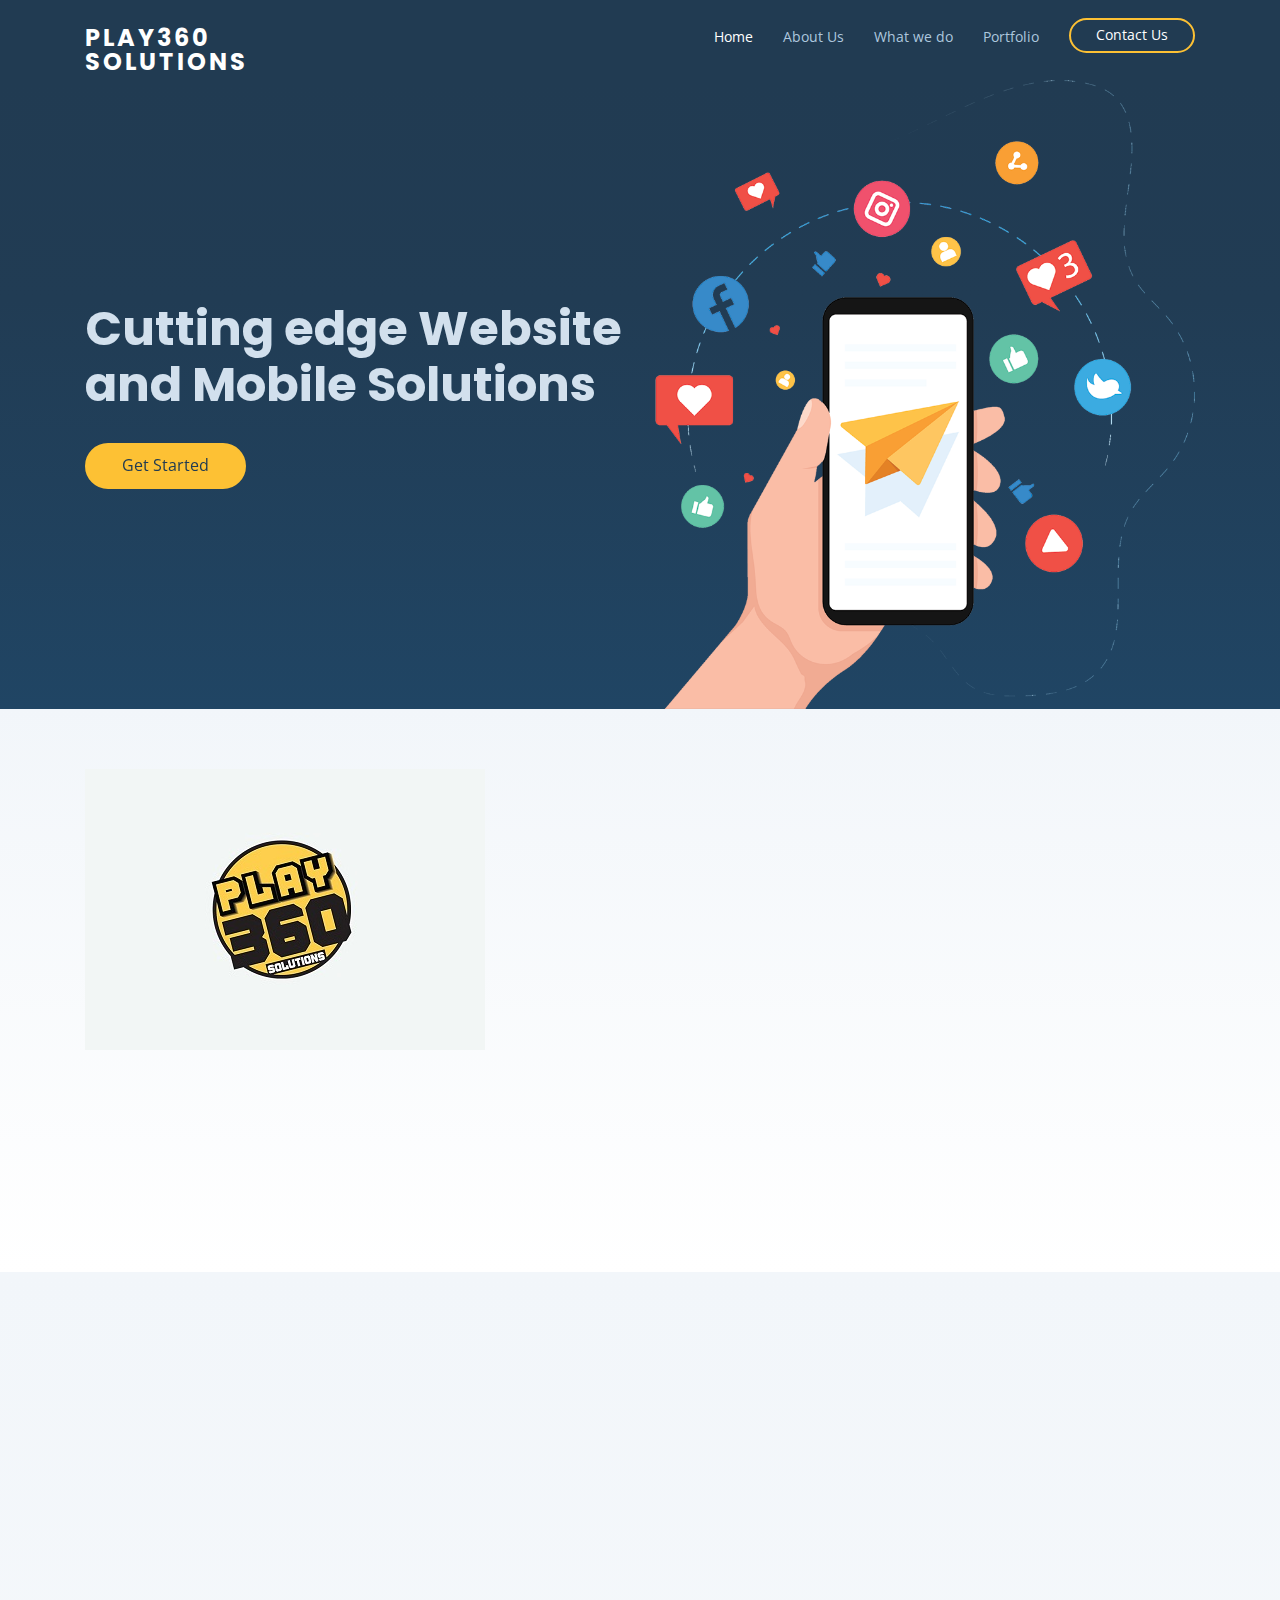
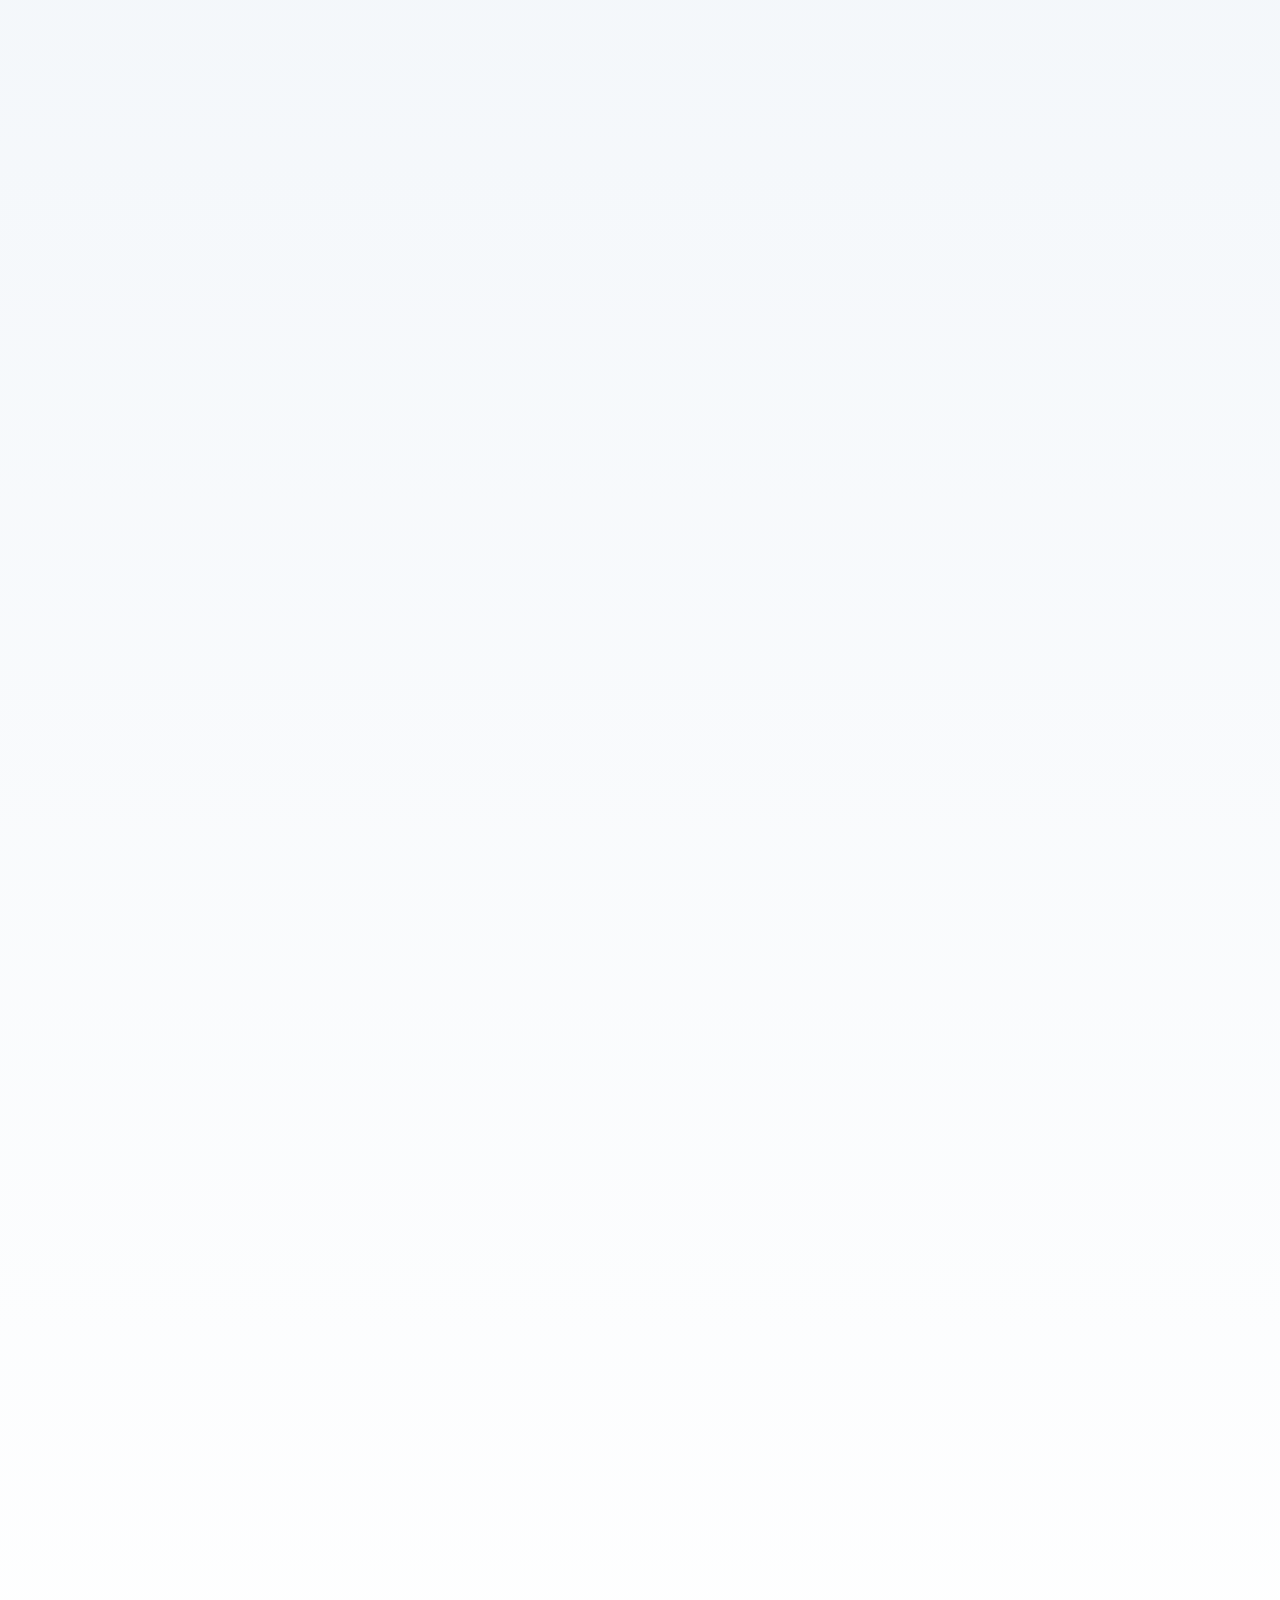
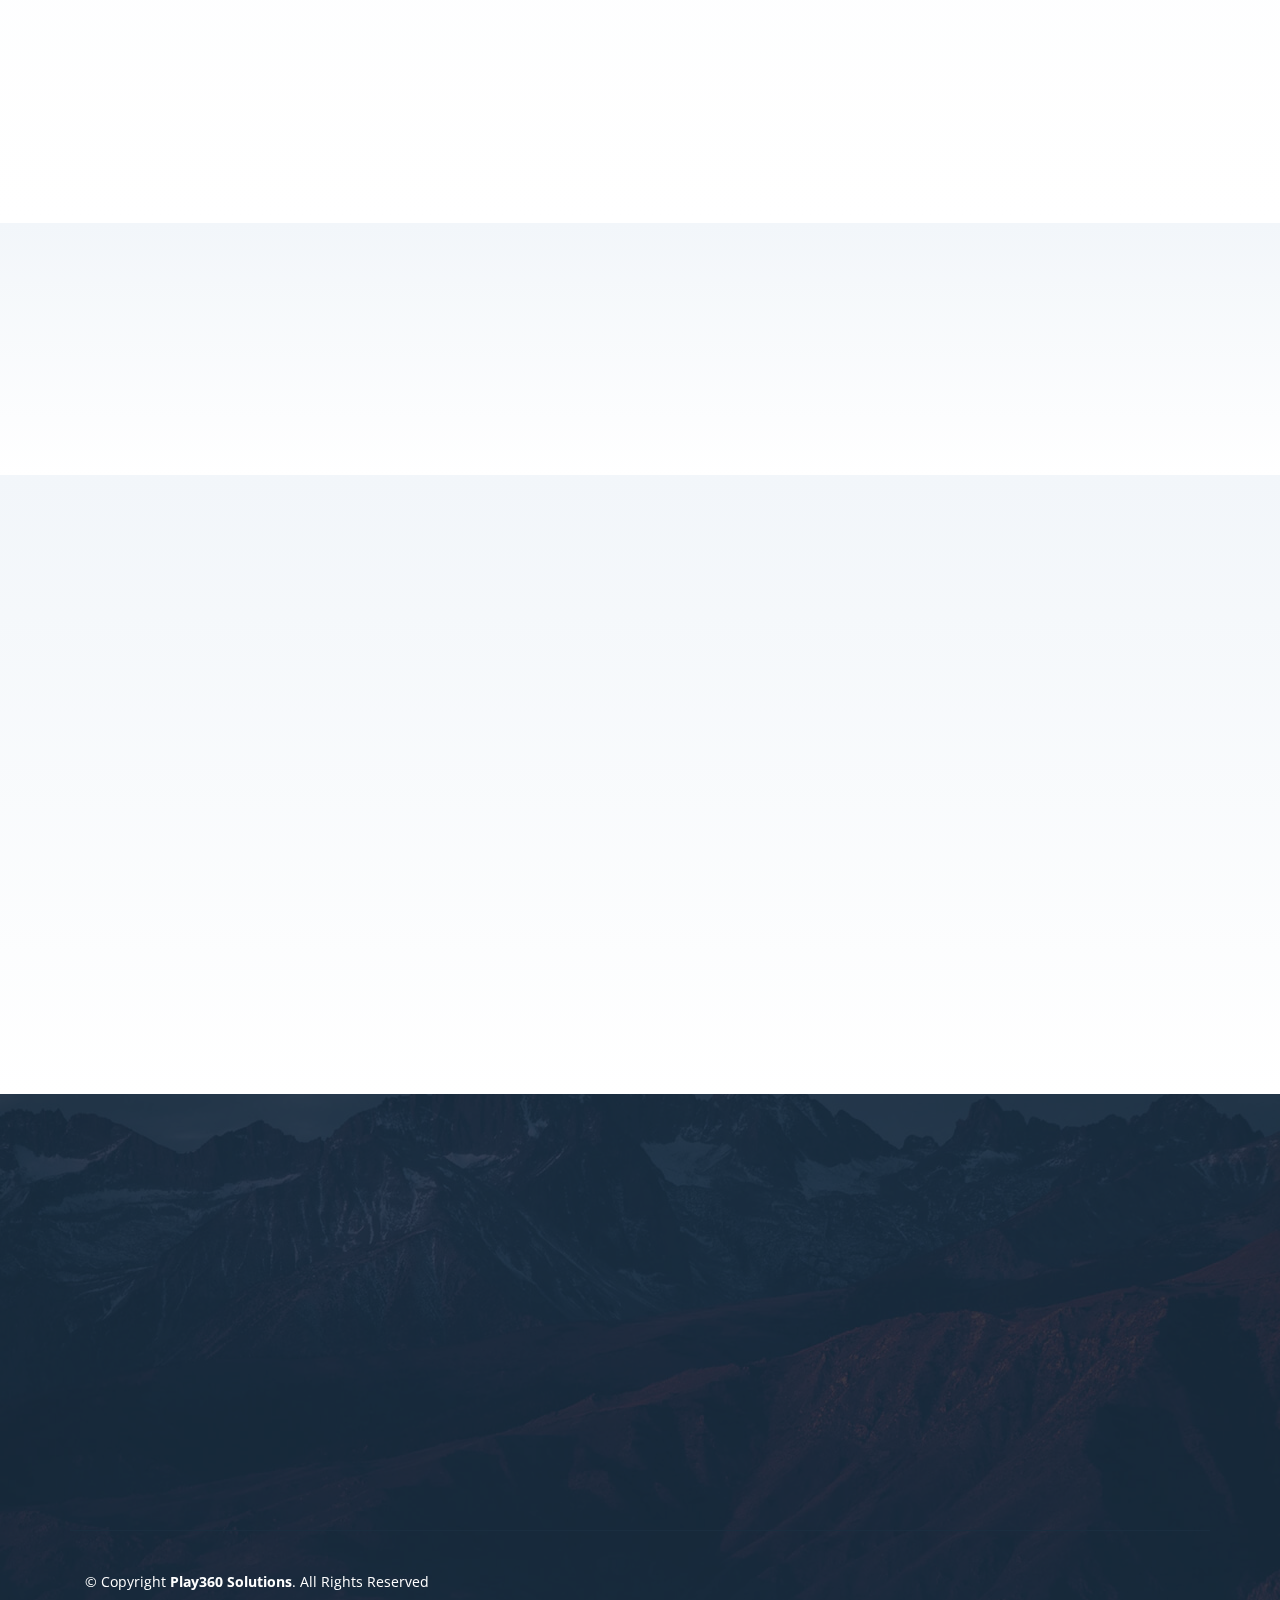
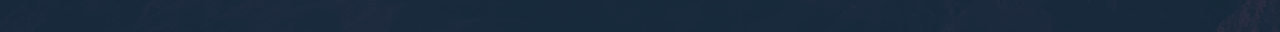
<file: index.html>
<!DOCTYPE html>
<html lang="en">

<head>
  <meta charset="utf-8">
  <meta content="width=device-width, initial-scale=1.0" name="viewport">

  <title>Play360 Solutions</title>
  <meta content="" name="descriptison">
  <meta content="" name="keywords">

  <!-- Favicons -->
  <link href="assets/img/favicon.png" rel="icon">
  <link href="assets/img/apple-touch-icon.png" rel="apple-touch-icon">

  <!-- Google Fonts -->
  <link href="https://fonts.googleapis.com/css?family=Open+Sans:300,300i,400,400i,600,600i,700,700i|Raleway:300,300i,400,400i,500,500i,600,600i,700,700i|Poppins:300,300i,400,400i,500,500i,600,600i,700,700i" rel="stylesheet">

  <!-- Vendor CSS Files -->
  <link href="assets/vendor/bootstrap/css/bootstrap.min.css" rel="stylesheet">
  <link href="assets/vendor/icofont/icofont.min.css" rel="stylesheet">
  <link href="assets/vendor/boxicons/css/boxicons.min.css" rel="stylesheet">
  <link href="assets/vendor/venobox/venobox.css" rel="stylesheet">
  <link href="assets/vendor/aos/aos.css" rel="stylesheet">

  <!-- Template Main CSS File -->
  <link href="assets/css/style.css" rel="stylesheet">
  
  
  <!-- Global site tag (gtag.js) - Google Analytics -->
    <script async src="https://www.googletagmanager.com/gtag/js?id=UA-151009122-4"></script>
    <script>
      window.dataLayer = window.dataLayer || [];
      function gtag(){dataLayer.push(arguments);}
      gtag('js', new Date());
    
      gtag('config', 'UA-151009122-4');
    </script>


  <!-- =======================================================
  * Template Name: Play360 Solutions
  * Template URL: https://play360.solutions/
  * Author: Play360 Solutions
  * License: https://play360.solutions/
  ======================================================== -->
</head>

<body>

  <!-- ======= Header ======= -->
  <header id="header">
    <div class="container d-flex">

      <div class="logo mr-auto">
        <h1 class="text-light"><a href="index.html">Play360 <br> Solutions</a></h1>
        <!-- Uncomment below if you prefer to use an image logo -->
        <!-- <a href="index.html"><img src="assets/img/logo.png" alt="" class="img-fluid"></a>-->
      </div>

      <nav class="nav-menu d-none d-lg-block">
        <ul>
          <li class="active"><a href="#header">Home</a></li>
          <li><a href="#about">About Us</a></li>
          <li><a href="#features">What we do</a></li>
          <li><a href="#portfolio">Portfolio</a></li>
          <li class="get-started"><a href="#contact">Contact Us</a></li>
        </ul>
      </nav><!-- .nav-menu -->

    </div>
  </header><!-- End Header -->



  <!-- ======= Hero Section ======= -->
  <section id="hero">

    <div class="container">
      <div class="row d-flex align-items-center">
      <div class=" col-lg-6 py-5 py-lg-0 order-2 order-lg-1" data-aos="fade-right">
        <h1>Cutting edge Website and Mobile Solutions</h1>
        <h2></h2>
        <a href="#about" class="btn-get-started scrollto">Get Started</a>
      </div>
      <div class="col-lg-6 order-1 order-lg-2 hero-img" data-aos="fade-left">
        <img src="assets/img/hero-img.png" class="img-fluid" alt="">
      </div>
    </div>
    </div>

  </section><!-- End Hero -->

  <main id="main">


    <!-- ======= About Section ======= -->
    <section id="about" class="about section-bg">
      <div class="container">

        <div class="row">
          <div class="col-md-5" data-aos="fade-right">
            <img src="assets\img\about.jpeg" class="img-fluid" alt="">
          </div>
          <div class="col-xl-7 pl-0 pl-lg-5 pr-lg-1 d-flex align-items-stretch">
            <div class="content d-flex flex-column justify-content-center">
              <h3 data-aos="fade-in" data-aos-delay="100">About Us</h3>
              <p data-aos="fade-in">
                We are an Information Technology Company that develops innovative, on-trend software solutions
              </p>
              <div class="row">
                <div class="col-md-6 icon-box" data-aos="fade-up">
                  <i class="bx bx-receipt"></i>
                  <h4>Vision</h4>
                  <p>To be a leader in creating disruptive software solutions</p>
                </div>
                <div class="col-md-6 icon-box" data-aos="fade-up" data-aos-delay="100">
                  <i class="bx bx-cube-alt"></i>
                  <h4>Mission</h4>
                  <p>To develop innovative Website and Mobile Applications that solve business problems</p>
                </div>
                <div class="col-md-6 icon-box" data-aos="fade-up" data-aos-delay="200">
                  <i class="bx bx-images"></i>
                  <h4>Purpose</h4>
                  <p>To empower businesses and organizations through efficient and competitive software solutions</p>
                </div>
                <div class="col-md-6 icon-box" data-aos="fade-up" data-aos-delay="300">
                  <i class="bx bx-shield"></i>
                  <h4>Core Values</h4>
                  <p>Innovation, Creativity, Client Satisfaction, Reliability, Dynamism</p>
                </div>
              </div>
            </div><!-- End .content-->
          </div>
        </div>

      </div>
    </section>
    <!-- End About Section -->


<!-- ======= Features Section ======= -->
    <section id="features" class="features section-bg">
      <div class="container">

        <div class="section-title">
          <h2 data-aos="fade-in">What we do</h2>
          <p data-aos="fade-in"><br><br></p>
        </div>


        <div class="row content">
          <div class="col-md-5 order-1 order-md-2" data-aos="fade-left">
            <img src="assets/img/features-3.svg" class="img-fluid" alt="">
          </div>
          <div class="col-md-7 pt-4" data-aos="fade-left">
            <h3>Responsive Website Design</h3>
            <p class="font-italic">
              Make your brand visible online with our responsive, user-friendly website solutions
            </p>
            <ul>
              <li><i class="icofont-check"></i>Company Portfolio Websites</li>
              <li><i class="icofont-check"></i>Content Management Systems</li>
              <li><i class="icofont-check"></i>E-Commerce Websites</li>
              <li><i class="icofont-check"></i>UI/UX Design</li>
              <li><i class="icofont-check"></i>Bespoke Systems</li>
            </ul>
          </div>
        </div>


        <div class="row content">
          <div class="col-md-5" data-aos="fade-right">
            <img src="assets/img/features-1.svg" class="img-fluid" alt="">
          </div>
          <div class="col-md-7 pt-5 order-2 order-md-1" data-aos="fade-right">
            <h3>Mobile App Development</h3>
            <p class="font-italic">
              Mobile devices account for over 80% of internet usage. Exploit this space through our mobile app solutions
            </p>
            <ul>
              <li><i class="icofont-check"></i>Android</li>
              <li><i class="icofont-check"></i>iOS</li>
            </ul>
          </div>
        </div>


        <div class="row content">
          <div class="col-md-5 order-1 order-md-2" data-aos="fade-left">
            <img src="assets/img/features-4.svg" class="img-fluid" alt="">
          </div>
          <div class="col-md-7 pt-5 order-2 order-md-1" data-aos="fade-right">
            <h3>Graphic Design</h3>
            <p class="font-italic">
              Get exquisite posters, banners and infographics for both print and digital use
            </p>
            <ul>
              <li><i class="icofont-check"></i>Banner design</li>
              <li><i class="icofont-check"></i>Digital Posters</li>
              <li><i class="icofont-check"></i>Infographics</li>
              <li><i class="icofont-check"></i>Magazine Designs</li>
            </ul>
          </div>
        </div>



        <div class="row content">
          <div class="col-md-5" data-aos="fade-right">
            <img src="assets\img\hero-img.png" class="img-fluid" alt="">
          </div>
          <div class="col-md-7 pt-5" data-aos="fade-left">
            <h3>Search Engine Optimization</h3>
            <p>Exploit the fast-rising Social Media space to make your brand visible while targeting clients</p>
            <ul>
              <li><i class="icofont-check"></i>Keyword Research</li>
              <li><i class="icofont-check"></i>Analytics</li>
              <li><i class="icofont-check"></i>Digital Marketing</li>
            </ul>
          </div>
        </div>
      </div>
    </section>
    <!-- End Features Section -->



<!-- ======= Clients Section ======= -->
    <section id="portfolio" class="clients section-bg">

      <div class="container">

      <div class="section-title">
        <br>
        <h2 data-aos="fade-in">Portfolio</h2>
        <!-- <p data-aos="fade-in">Magnam dolores commodi suscipit. Necessitatibus eius consequatur ex aliquid fuga eum quidem. Sit sint consectetur velit. Quisquam quos quisquam cupiditate. Et nemo qui impedit suscipit alias ea. Quia fugiat sit in iste officiis commodi quidem hic quas.</p> -->
      </div>

        <div class="row no-gutters clients-wrap clearfix wow fadeInUp">

          <div class="col-lg-2 col-md-4 col-6">
            <div class="client-logo">
              <a href="http://nellavilephotography.com/" target="blank">
              <img src="assets/img/clients/nellavile-photography.jpeg" class="img-fluid" alt="" data-aos="flip-right">
              </a>
            </div>
          </div>

          <div class="col-lg-2 col-md-4 col-6">
            <div class="client-logo">
              <a href="http://passionsports.co.ke/" target="blank">
                <img src="assets/img/clients/passion-sports.jpeg" class="img-fluid" alt="" data-aos="flip-right" data-aos-delay="100">
              </a>
            </div>
          </div>

          <div class="col-lg-2 col-md-4 col-6">
            <div class="client-logo">
              <a href="http://footballkenya.org/" target="blank">
              <img src="assets/img/clients/fkf-football-kenya-federation.jpeg" class="img-fluid" alt="" data-aos="flip-right" data-aos-delay="200">  
              </a>
            </div>
          </div>

          <div class="col-lg-2 col-md-4 col-6">
            <div class="client-logo">
              <a href="https://eb.footballkenya.org/" target="blank">
              <img src="assets/img/clients/fkf-electoral-board.jpeg" class="img-fluid" alt="" data-aos="flip-right" data-aos-delay="300">
              </a>
            </div>
          </div>

          <div class="col-lg-2 col-md-4 col-6">
            <div class="client-logo">
              <a href="http://www.kenyaonlinenews.com/" target="blank">
              <img src="assets/img/clients/kenya-online-news.jpeg" class="img-fluid" alt="" data-aos="flip-right" data-aos-delay="400">
              </a>
            </div>
          </div>

          <div class="col-lg-2 col-md-4 col-6">
            <div class="client-logo">
              <a href="http://teamblue.co.ke/" target="blank">
              <img src="assets/img/clients/team-blue.jpeg" class="img-fluid" alt="" data-aos="flip-right" data-aos-delay="500">
              </a>
            </div>
          </div>

        </div>

      </div>
    </section>
    <!-- End Clients Section  -->



    <!-- ======= Blog Section ======= -->
    <!-- <section id="services" class="services section-bg">
      <div class="container">

        <div class="section-title">
          <h2 data-aos="fade-in">Blog</h2>
          <p data-aos="fade-in">Find out what's going on<br></p>
        </div>


        <div class="row">

          <div class="col-md-6 d-flex align-items-stretch" data-aos="fade-right">
            <div class="card">
              <div class="card-img">
                <img src="assets/img/services-1.jpg" alt="...">
              </div>
              <div class="card-body">
                <h5 class="card-title"><a href="">Temporibus laudantium</a></h5>
                <p class="card-text">Lorem ipsum dolor sit amet, consectetur elit, sed do eiusmod tempor ut labore et dolore magna aliqua. Ut enim ad minim veniam, quis nostrud exercitation ullamco laboris nisi ut aliquip ex ea commodo consequat</p>
                <div class="read-more"><a href="#"><i class="icofont-arrow-right"></i> Read More</a></div>
              </div>
            </div>
          </div>
 -->
<!-- 
          <div class="col-md-6 d-flex align-items-stretch" data-aos="fade-left">
            <div class="card">
              <div class="card-img">
                <img src="assets/img/services-2.jpg" alt="...">
              </div>
              <div class="card-body">
                <h5 class="card-title"><a href="">Aperiores voluptates</a></h5>
                <p class="card-text">Sed ut perspiciatis unde omnis iste natus error sit voluptatem doloremque laudantium, totam rem aperiam, eaque ipsa quae ab illo inventore veritatis et quasi architecto beatae vitae dicta sunt explicabo</p>
                <div class="read-more"><a href="#"><i class="icofont-arrow-right"></i> Read More</a></div>
              </div>
            </div>
          </div> -->


<!--           <div class="col-md-6 d-flex align-items-stretch" data-aos="fade-right">
            <div class="card">
              <div class="card-img">
                <img src="assets/img/services-3.jpg" alt="...">
              </div>
              <div class="card-body">
                <h5 class="card-title"><a href="">Veritatis natus nisi</a></h5>
                <p class="card-text">Nemo enim ipsam voluptatem quia voluptas sit aut odit aut fugit, sed quia magni dolores eos qui ratione voluptatem sequi nesciunt Neque porro quisquam est, qui dolorem ipsum quia dolor sit amet</p>
                <div class="read-more"><a href="#"><i class="icofont-arrow-right"></i> Read More</a></div>
              </div>
            </div>
          </div> -->


<!--           <div class="col-md-6 d-flex align-items-stretch" data-aos="fade-left">
            <div class="card">
              <div class="card-img">
                <img src="assets/img/services-4.jpg" alt="...">
              </div>
              <div class="card-body">
                <h5 class="card-title"><a href="">Aliquam veritatis</a></h5>
                <p class="card-text">Nostrum eum sed et autem dolorum perspiciatis. Magni porro quisquam laudantium voluptatem. In molestiae earum ab sit esse voluptatem. Eos ipsam cumque ipsum officiis qui nihil aut incidunt aut</p>
                <div class="read-more"><a href="#"><i class="icofont-arrow-right"></i> Read More</a></div>
              </div>
            </div>
          </div> -->
        </div>

      </div>
    </section><!-- End Services Section -->


    <!-- ======= Contact Section ======= -->
    <section id="contact" class="contact section-bg">
      <div class="container">

        <div class="section-title">
          <h2 data-aos="fade-in">Cont<strong>r</strong>act Us</h2>
          <p data-aos="fade-in">Reach out to us via WhatsApp through +254 774 875796. Alternatively, drop us a message below.</p>
        </div>

        <div class="row">

          <div class="col-lg-6">

            <div class="row">
              <div class="col-md-12">
                <div class="info-box" data-aos="fade-up">
                  <i class="bx bx-map"></i>
                  <h3>Our Address</h3>
                  <p>Wood Avenue, off Argwings Kodhek Road</p>
                </div>
              </div>
              <div class="col-md-6">
                <div class="info-box mt-4" data-aos="fade-up" data-aos-delay="100">
                  <i class="bx bx-envelope"></i>
                  <h3>Email Us</h3>
                  <p>info@play360.solutions</p>
                </div>
              </div>
              <div class="col-md-6">
                <div class="info-box mt-4" data-aos="fade-up" data-aos-delay="100">
                  <i class="bx bx-phone-call"></i>
                  <h3>Call Us</h3>
                  <p>+254 774 875 796</p>
                </div>
              </div>
            </div>

          </div>

          <div class="col-lg-6">
            <form action="forms/contact.php" method="post" role="form" class="php-email-form" data-aos="fade-up">
              <div class="form-row">
                <div class="col-md-6 form-group">
                  <input type="text" name="name" class="form-control" id="name" placeholder="Your Name" data-rule="minlen:4" data-msg="Please enter at least 4 chars" />
                  <div class="validate"></div>
                </div>
                <div class="col-md-6 form-group">
                  <input type="email" class="form-control" name="email" id="email" placeholder="Your Email" data-rule="email" data-msg="Please enter a valid email" />
                  <div class="validate"></div>
                </div>
              </div>
              <div class="form-group">
                <input type="text" class="form-control" name="subject" id="subject" placeholder="Subject" data-rule="minlen:4" data-msg="Please enter at least 8 chars of subject" />
                <div class="validate"></div>
              </div>
              <div class="form-group">
                <textarea class="form-control" name="message" rows="5" data-rule="required" data-msg="Please write something for us" placeholder="Message"></textarea>
                <div class="validate"></div>
              </div>
              <div class="mb-3">
                <div class="loading">Loading</div>
                <div class="error-message"></div>
                <div class="sent-message">Your message has been sent. Thank you!</div>
              </div>
              <div class="text-center"><button type="submit">Send Message</button></div>
            </form>
          </div>

        </div>

      </div>
    </section><!-- End Contact Section -->

  </main><!-- End #main -->

  <!-- ======= Footer ======= -->
  <footer id="footer">

    <div class="footer-top">

      <div class="container" data-aos="fade-up">

        <div class="row  justify-content-center">
          <div class="col-lg-6">
            <h3>PLAY360<br>SOLUTIONS</h3>
            <p>Subscribe to our newsletter to find out more about us, as well as trending tech topics</p>
          </div>
        </div>

        <div class="row footer-newsletter justify-content-center">
          <div class="col-lg-6">
            <form action="" method="post">
              <input type="email" name="email" placeholder="Enter your Email"><input type="submit" value="Subscribe">
            </form>
          </div>
        </div>

        <div class="social-links">
          <a href="https://twitter.com/Play360Solns" class="twitter"><i class="bx bxl-twitter"></i></a>
          <a href="https://www.facebook.com/Play360Solutions" class="facebook"><i class="bx bxl-facebook"></i></a>
<!--           <a href="#" class="instagram"><i class="bx bxl-instagram"></i></a>
          <a href="#" class="google-plus"><i class="bx bxl-skype"></i></a>
          <a href="#" class="linkedin"><i class="bx bxl-linkedin"></i></a> -->
        </div>

      </div>
    </div>

    <div class="container footer-bottom clearfix">
      <div class="copyright">
        &copy; Copyright <strong><span>Play360 Solutions</span></strong>. All Rights Reserved
      </div>
      <div class="credits">
        <!-- All the links in the footer should remain intact. -->
        <!-- You can delete the links only if you purchased the pro version. -->
        <!-- Licensing information: https://play360.solutions/ -->
        <!-- Purchase the pro version with working PHP/AJAX contact form: https://play360.solutions -->
        <!-- Designed by <a href="https://play360.solutions/">Play360 Solutions</a> -->
      </div>
    </div>
  </footer><!-- End Footer -->

  <a href="#" class="back-to-top"><i class="icofont-simple-up"></i></a>

  <!-- Vendor JS Files -->
  <script src="assets/vendor/jquery/jquery.min.js"></script>
  <script src="assets/vendor/bootstrap/js/bootstrap.bundle.min.js"></script>
  <script src="assets/vendor/jquery.easing/jquery.easing.min.js"></script>
  <script src="assets/vendor/php-email-form/validate.js"></script>
  <script src="assets/vendor/isotope-layout/isotope.pkgd.min.js"></script>
  <script src="assets/vendor/venobox/venobox.min.js"></script>
  <script src="assets/vendor/aos/aos.js"></script>

  <!-- Template Main JS File -->
  <script src="assets/js/main.js"></script>

</body>

</html>
</file>
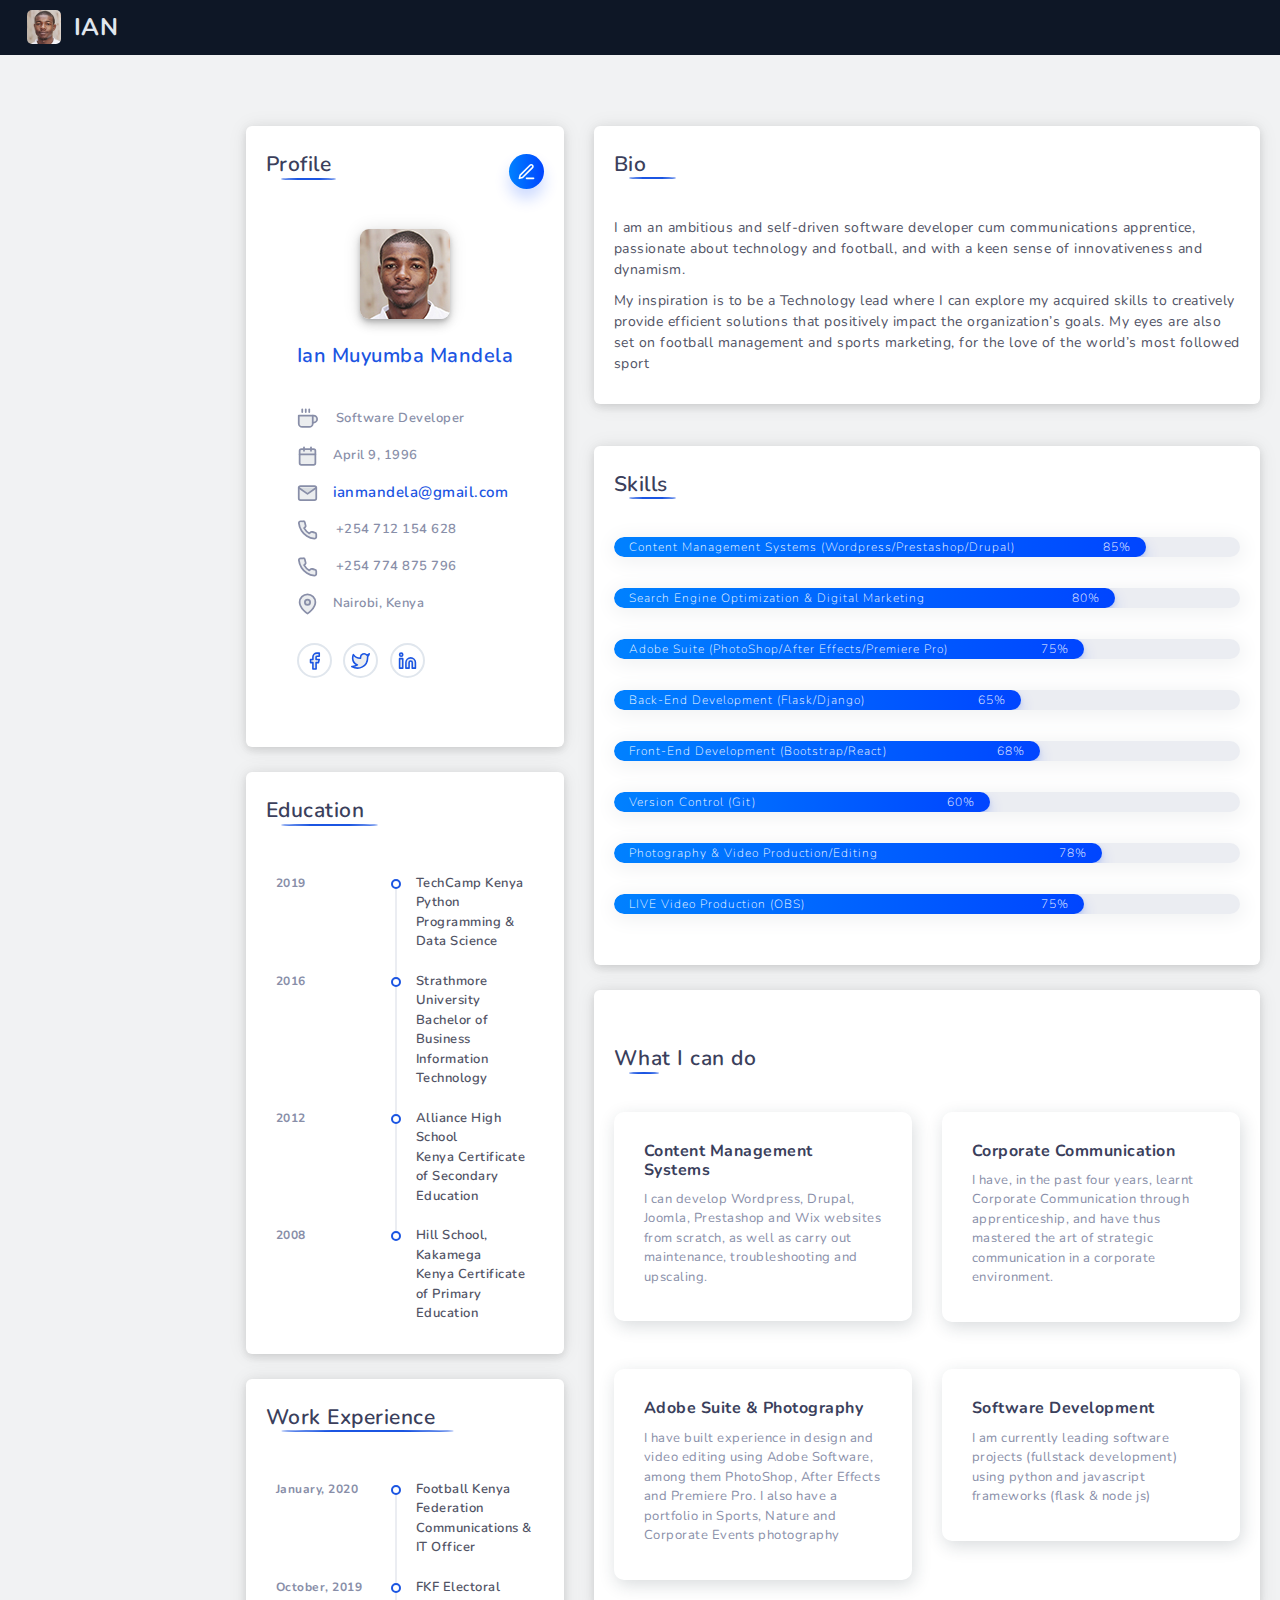
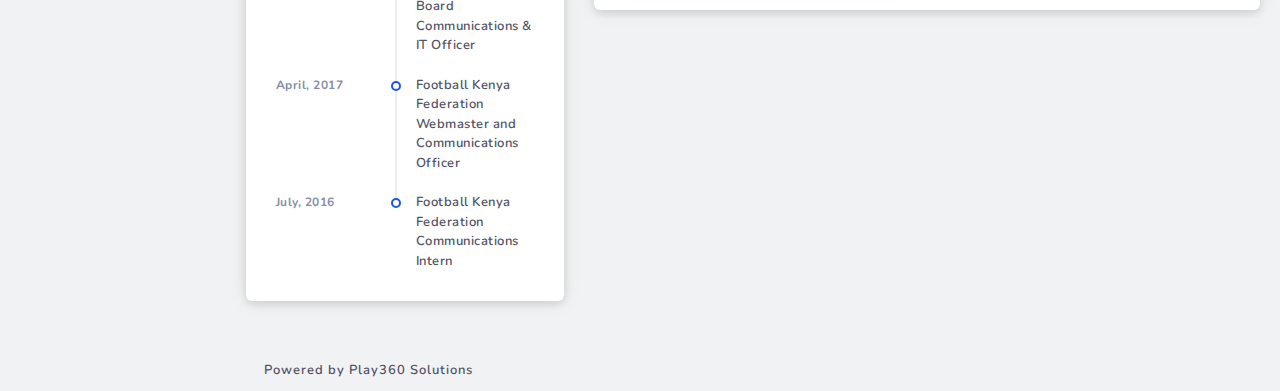
<file: ian/index.html>
<!DOCTYPE html>
<html lang="en">
<head>
    <meta charset="utf-8">
    <meta http-equiv="X-UA-Compatible" content="IE=edge">
    <meta name="viewport" content="width=device-width, initial-scale=1, maximum-scale=1, shrink-to-fit=no">
    <title>Ian Muyumba</title>
    <link rel="icon" type="image/x-icon" href="assets/img/favicon.png"/>
    <!-- BEGIN GLOBAL MANDATORY STYLES -->
    <link href="https://fonts.googleapis.com/css?family=Nunito:400,600,700" rel="stylesheet">
    <link href="bootstrap/css/bootstrap.min.css" rel="stylesheet" type="text/css" />
    <link href="assets/css/plugins.css" rel="stylesheet" type="text/css" />
    <!-- END GLOBAL MANDATORY STYLES -->

    <!--  BEGIN CUSTOM STYLE FILE  -->
    <link href="assets/css/users/user-profile.css" rel="stylesheet" type="text/css" />
    <!--  END CUSTOM STYLE FILE  -->
</head>
<body>

    <!--  BEGIN NAVBAR  -->
    <div class="header-container fixed-top">
        <header class="header navbar navbar-expand-sm">

            <ul class="navbar-item theme-brand flex-row  text-center">
                <li class="nav-item theme-logo">
                    <a href="index.html">
                        <img src="assets/img/90x90.jpg" class="navbar-logo" alt="logo">
                    </a>
                </li>
                <li class="nav-item theme-text">
                    <a href="index.html" class="nav-link">IAN </a>
                </li>
            </ul>
        </header>
    </div>
    <!--  END NAVBAR  -->



    <!--  BEGIN NAVBAR  -->
    <!-- <div class="sub-header-container">
        <header class="header navbar navbar-expand-sm">
            <a href="javascript:void(0);" class="sidebarCollapse" data-placement="bottom"><svg xmlns="http://www.w3.org/2000/svg" width="24" height="24" viewBox="0 0 24 24" fill="none" stroke="currentColor" stroke-width="2" stroke-linecap="round" stroke-linejoin="round" class="feather feather-menu"><line x1="3" y1="12" x2="21" y2="12"></line><line x1="3" y1="6" x2="21" y2="6"></line><line x1="3" y1="18" x2="21" y2="18"></line></svg></a>

            <ul class="navbar-nav flex-row">
                <li>
                    <div class="page-header">
                    </div>
                </li>
            </ul>
        </header>
    </div> -->
    <!--  END NAVBAR  -->



    <!--  BEGIN MAIN CONTAINER  -->
    <div class="main-container" id="container">

        <div class="overlay"></div>
        <div class="search-overlay"></div>



        <!--  BEGIN SIDEBAR  -->
        <!-- <div class="sidebar-wrapper sidebar-theme">

            <nav id="sidebar">
                <div class="shadow-bottom"></div>

                <ul class="list-unstyled menu-categories" id="accordionExample">
                    <li class="menu">
                        <a href="" data-toggle="collapse" aria-expanded="false" class="dropdown-toggle">
                            <div class="">
                                <svg xmlns="http://www.w3.org/2000/svg" width="24" height="24" viewBox="0 0 24 24" fill="none" stroke="currentColor" stroke-width="2" stroke-linecap="round" stroke-linejoin="round" class="feather feather-home"><path d="M3 9l9-7 9 7v11a2 2 0 0 1-2 2H5a2 2 0 0 1-2-2z"></path><polyline points="9 22 9 12 15 12 15 22"></polyline></svg>
                                <span>Home</span>
                            </div>
                        </a>
                    </li>
                </ul>
            </nav>
        </div> -->
        <!--  END SIDEBAR  -->



        <!--  BEGIN CONTENT AREA  -->
        <div id="content" class="main-content">
            <div class="layout-px-spacing">

                <div class="row layout-spacing">

                    <!-- Content -->
                    <div class="col-xl-4 col-lg-6 col-md-5 col-sm-12 layout-top-spacing">




                        <!-- Start Profile -->
                        <div class="user-profile layout-spacing">
                            <div class="widget-content widget-content-area">
                                <div class="d-flex justify-content-between">
                                    <h3 class="">Profile</h3>

                                    <a href="#" class="mt-2 edit-profile"> <svg xmlns="http://www.w3.org/2000/svg" width="24" height="24" viewBox="0 0 24 24" fill="none" stroke="currentColor" stroke-width="2" stroke-linecap="round" stroke-linejoin="round" class="feather feather-edit-3"><path d="M12 20h9"></path><path d="M16.5 3.5a2.121 2.121 0 0 1 3 3L7 19l-4 1 1-4L16.5 3.5z"></path></svg></a>
                                </div>
                                <div class="text-center user-info">
                                    <img src="assets/img/90x90.jpg" alt="avatar">
                                    <p class="">Ian Muyumba Mandela</p>
                                </div>
                                <div class="user-info-list">

                                    <div class="">
                                        <ul class="contacts-block list-unstyled">
                                            <li class="contacts-block__item">
                                                <svg xmlns="http://www.w3.org/2000/svg" width="24" height="24" viewBox="0 0 24 24" fill="none" stroke="currentColor" stroke-width="2" stroke-linecap="round" stroke-linejoin="round" class="feather feather-coffee"><path d="M18 8h1a4 4 0 0 1 0 8h-1"></path><path d="M2 8h16v9a4 4 0 0 1-4 4H6a4 4 0 0 1-4-4V8z"></path><line x1="6" y1="1" x2="6" y2="4"></line><line x1="10" y1="1" x2="10" y2="4"></line><line x1="14" y1="1" x2="14" y2="4"></line></svg> Software Developer
                                            </li>
                                            <li class="contacts-block__item">
                                                <svg xmlns="http://www.w3.org/2000/svg" width="24" height="24" viewBox="0 0 24 24" fill="none" stroke="currentColor" stroke-width="2" stroke-linecap="round" stroke-linejoin="round" class="feather feather-calendar"><rect x="3" y="4" width="18" height="18" rx="2" ry="2"></rect><line x1="16" y1="2" x2="16" y2="6"></line><line x1="8" y1="2" x2="8" y2="6"></line><line x1="3" y1="10" x2="21" y2="10"></line></svg>April 9, 1996
                                            </li>                                            
                                            <li class="contacts-block__item">
                                                <a href="mailto:example@mail.com"><svg xmlns="http://www.w3.org/2000/svg" width="24" height="24" viewBox="0 0 24 24" fill="none" stroke="currentColor" stroke-width="2" stroke-linecap="round" stroke-linejoin="round" class="feather feather-mail"><path d="M4 4h16c1.1 0 2 .9 2 2v12c0 1.1-.9 2-2 2H4c-1.1 0-2-.9-2-2V6c0-1.1.9-2 2-2z"></path><polyline points="22,6 12,13 2,6"></polyline></svg>ianmandela@gmail.com</a>
                                            </li>
                                            <li class="contacts-block__item">
                                                <svg xmlns="http://www.w3.org/2000/svg" width="24" height="24" viewBox="0 0 24 24" fill="none" stroke="currentColor" stroke-width="2" stroke-linecap="round" stroke-linejoin="round" class="feather feather-phone"><path d="M22 16.92v3a2 2 0 0 1-2.18 2 19.79 19.79 0 0 1-8.63-3.07 19.5 19.5 0 0 1-6-6 19.79 19.79 0 0 1-3.07-8.67A2 2 0 0 1 4.11 2h3a2 2 0 0 1 2 1.72 12.84 12.84 0 0 0 .7 2.81 2 2 0 0 1-.45 2.11L8.09 9.91a16 16 0 0 0 6 6l1.27-1.27a2 2 0 0 1 2.11-.45 12.84 12.84 0 0 0 2.81.7A2 2 0 0 1 22 16.92z"></path></svg> +254
                                                712 154 628
                                            </li>
                                            <li class="contacts-block__item">
                                                <svg xmlns="http://www.w3.org/2000/svg" width="24" height="24" viewBox="0 0 24 24" fill="none" stroke="currentColor" stroke-width="2" stroke-linecap="round" stroke-linejoin="round" class="feather feather-phone"><path d="M22 16.92v3a2 2 0 0 1-2.18 2 19.79 19.79 0 0 1-8.63-3.07 19.5 19.5 0 0 1-6-6 19.79 19.79 0 0 1-3.07-8.67A2 2 0 0 1 4.11 2h3a2 2 0 0 1 2 1.72 12.84 12.84 0 0 0 .7 2.81 2 2 0 0 1-.45 2.11L8.09 9.91a16 16 0 0 0 6 6l1.27-1.27a2 2 0 0 1 2.11-.45 12.84 12.84 0 0 0 2.81.7A2 2 0 0 1 22 16.92z"></path></svg> +254
                                                774 875 796
                                            </li>
                                            <li class="contacts-block__item">
                                                <svg xmlns="http://www.w3.org/2000/svg" width="24" height="24" viewBox="0 0 24 24" fill="none" stroke="currentColor" stroke-width="2" stroke-linecap="round" stroke-linejoin="round" class="feather feather-map-pin"><path d="M21 10c0 7-9 13-9 13s-9-6-9-13a9 9 0 0 1 18 0z"></path><circle cx="12" cy="10" r="3"></circle></svg>Nairobi, Kenya
                                            </li>                                         
                                            <li class="contacts-block__item">
                                                <ul class="list-inline">
                                                    <li class="list-inline-item">
                                                        <a href="https://www.facebook.com/ianmuyumbamandela" target="_blank">
                                                            <div class="social-icon">
                                                                <svg xmlns="http://www.w3.org/2000/svg" width="24" height="24" viewBox="0 0 24 24" fill="none" stroke="currentColor" stroke-width="2" stroke-linecap="round" stroke-linejoin="round" class="feather feather-facebook"><path d="M18 2h-3a5 5 0 0 0-5 5v3H7v4h3v8h4v-8h3l1-4h-4V7a1 1 0 0 1 1-1h3z"></path></svg>
                                                            </div>
                                                        </a>
                                                    </li>
                                                    <li class="list-inline-item">
                                                        <a href="https://twitter.com/ianmuyumba" target="_blank">
                                                            <div class="social-icon">
                                                            <svg xmlns="http://www.w3.org/2000/svg" width="24" height="24" viewBox="0 0 24 24" fill="none" stroke="currentColor" stroke-width="2" stroke-linecap="round" stroke-linejoin="round" class="feather feather-twitter"><path d="M23 3a10.9 10.9 0 0 1-3.14 1.53 4.48 4.48 0 0 0-7.86 3v1A10.66 10.66 0 0 1 3 4s-4 9 5 13a11.64 11.64 0 0 1-7 2c9 5 20 0 20-11.5a4.5 4.5 0 0 0-.08-.83A7.72 7.72 0 0 0 23 3z"></path></svg>
                                                        </div>
                                                        </a>
                                                    </li>
                                                    <li class="list-inline-item">
                                                        <a href="https://www.linkedin.com/in/ian-muyumba/" target="_blank">
                                                            <div class="social-icon">
                                                            <svg xmlns="http://www.w3.org/2000/svg" width="24" height="24" viewBox="0 0 24 24" fill="none" stroke="currentColor" stroke-width="2" stroke-linecap="round" stroke-linejoin="round" class="feather feather-linkedin"><path d="M16 8a6 6 0 0 1 6 6v7h-4v-7a2 2 0 0 0-2-2 2 2 0 0 0-2 2v7h-4v-7a6 6 0 0 1 6-6z"></path><rect x="2" y="9" width="4" height="12"></rect><circle cx="4" cy="4" r="2"></circle></svg>
                                                        </div>
                                                        </a>
                                                    </li>
                                                </ul>
                                            </li>
                                        </ul>
                                    </div>
                                </div>
                            </div>
                        </div>
                        <!-- End Profile -->




                        <!-- Start Education -->
                        <div class="education layout-spacing ">
                            <div class="widget-content widget-content-area">
                                <h3 class="">Education</h3>
                                <div class="timeline-alter">
                                    <div class="item-timeline">
                                        <div class="t-meta-date">
                                            <p class="">2019</p>
                                        </div>
                                        <div class="t-dot">
                                        </div>
                                        <div class="t-text">
                                            <p>TechCamp Kenya</p>
                                            <p>Python Programming & Data Science</p>
                                        </div>
                                    </div>
                                    <div class="item-timeline">
                                        <div class="t-meta-date">
                                            <p class="">2016</p>
                                        </div>
                                        <div class="t-dot">
                                        </div>
                                        <div class="t-text">
                                            <p>Strathmore University</p>
                                            <p>Bachelor of Business Information Technology</p>
                                        </div>
                                    </div>
                                    <div class="item-timeline">
                                        <div class="t-meta-date">
                                            <p class="">2012</p>
                                        </div>
                                        <div class="t-dot">
                                        </div>
                                        <div class="t-text">
                                            <p>Alliance High School</p>
                                            <p>Kenya Certificate of Secondary Education</p>
                                        </div>
                                    </div>
                                    <div class="item-timeline">
                                        <div class="t-meta-date">
                                            <p class="">2008</p>
                                        </div>
                                        <div class="t-dot">
                                        </div>
                                        <div class="t-text">
                                            <p>Hill School, Kakamega</p>
                                            <p>Kenya Certificate of Primary Education</p>
                                        </div>
                                    </div>
                                </div>
                            </div>
                        </div>
                        <!-- End Education -->




                        <!-- Start Work Experience -->
                        <div class="work-experience layout-spacing ">

                            <div class="widget-content widget-content-area">

                                <h3 class="">Work Experience</h3>

                                <div class="timeline-alter">

                                    <div class="item-timeline">
                                        <div class="t-meta-date">
                                            <p class="">January, 2020</p>
                                        </div>
                                        <div class="t-dot">
                                        </div>
                                        <div class="t-text">
                                            <p>Football Kenya Federation</p>
                                            <p>Communications & IT Officer</p>
                                        </div>
                                    </div>

                                    <div class="item-timeline">
                                        <div class="t-meta-date">
                                            <p class="">October, 2019</p>
                                        </div>
                                        <div class="t-dot">
                                        </div>
                                        <div class="t-text">
                                            <p>FKF Electoral Board</p>
                                            <p>Communications & IT Officer</p>
                                        </div>
                                    </div>

                                    <div class="item-timeline">
                                        <div class="t-meta-date">
                                            <p class="">April, 2017</p>
                                        </div>
                                        <div class="t-dot">
                                        </div>
                                        <div class="t-text">
                                            <p>Football Kenya Federation</p>
                                            <p>Webmaster and Communications Officer</p>
                                        </div>
                                    </div>

                                    <div class="item-timeline">
                                        <div class="t-meta-date">
                                            <p class="">July, 2016</p>
                                        </div>
                                        <div class="t-dot">
                                        </div>
                                        <div class="t-text">
                                            <p>Football Kenya Federation</p>
                                            <p>Communications Intern</p>
                                        </div>
                                    </div>

                                </div>
                            </div>
                        </div>
                        <!-- End Work Experience -->

                    </div>

                    <div class="col-xl-8 col-lg-6 col-md-7 col-sm-12 layout-top-spacing">



                        <!-- Start Bio -->                        
                    <div class="skills layout-spacing ">
                            <div class="widget-content widget-content-area">


                                <h3 class="">Bio</h3>
                                <p>I am an ambitious and self-driven software developer cum communications apprentice, passionate about technology and football, and with a keen sense of innovativeness and dynamism.</p>

                                <p>My inspiration is to be a Technology lead where I can explore my acquired skills to creatively provide efficient solutions that positively impact the organization’s goals. My eyes are also set on football management and sports marketing, for the love of the world’s most followed sport</p>
                            </div><br><br>
                        <!-- End Bio -->

                        

                        <!-- Start Skills -->                        
                        <div class="skills layout-spacing ">
                            <div class="widget-content widget-content-area">
                                <h3 class="">Skills</h3>

                                <div class="progress br-30">
                                    <div class="progress-bar bg-primary" role="progressbar" style="width: 85%" aria-valuenow="85" aria-valuemin="0" aria-valuemax="100">
                                        <div class="progress-title">
                                            <span>Content Management Systems (Wordpress/Prestashop/Drupal)</span>
                                            <span>85%</span>
                                        </div>
                                    </div>
                                </div>

                                <div class="progress br-30">
                                    <div class="progress-bar bg-primary" role="progressbar" style="width: 80%" aria-valuenow="80" aria-valuemin="0" aria-valuemax="100">
                                        <div class="progress-title">
                                            <span>Search Engine Optimization & Digital Marketing</span>
                                            <span>80%</span>
                                        </div>
                                    </div>
                                </div>

                                <div class="progress br-30">
                                    <div class="progress-bar bg-primary" role="progressbar" style="width: 75%" aria-valuenow="75" aria-valuemin="0" aria-valuemax="100">
                                        <div class="progress-title">
                                            <span>Adobe Suite (PhotoShop/After Effects/Premiere Pro)</span>
                                            <span>75%</span>
                                        </div>
                                    </div>
                                </div>
                                

                                <div class="progress br-30">
                                    <div class="progress-bar bg-primary" role="progressbar" style="width: 65%" aria-valuenow="65" aria-valuemin="0" aria-valuemax="100">
                                        <div class="progress-title">
                                            <span>Back-End Development (Flask/Django)</span>
                                            <span>65%</span>
                                        </div>
                                    </div>
                                </div>

                                <div class="progress br-30">
                                    <div class="progress-bar bg-primary" role="progressbar" style="width: 68%" aria-valuenow="68" aria-valuemin="0" aria-valuemax="100">
                                        <div class="progress-title">
                                            <span>Front-End Development (Bootstrap/React)</span>
                                            <span>68%</span>
                                        </div>
                                    </div>
                                </div>

                                
                                <div class="progress br-30">
                                    <div class="progress-bar bg-primary" role="progressbar" style="width: 60%" aria-valuenow="60" aria-valuemin="0" aria-valuemax="100">
                                        <div class="progress-title">
                                            <span>Version Control (Git)</span>
                                            <span>60%</span>
                                        </div>
                                    </div>
                                </div>

                                <div class="progress br-30">
                                    <div class="progress-bar bg-primary" role="progressbar" style="width: 78%" aria-valuenow="78" aria-valuemin="0" aria-valuemax="100">
                                        <div class="progress-title">
                                            <span>Photography & Video Production/Editing</span>
                                            <span>78%</span>
                                        </div>
                                    </div>
                                </div>

                                <div class="progress br-30">
                                    <div class="progress-bar bg-primary" role="progressbar" style="width: 75%" aria-valuenow="75" aria-valuemin="0" aria-valuemax="100">
                                        <div class="progress-title">
                                            <span>LIVE Video Production (OBS)</span>
                                            <span>75%</span>
                                        </div>
                                    </div>
                                </div>
                            </div>
                        </div>
                        <!-- End Skills -->


                        <!-- Start Bio -->
                        <div class="bio layout-spacing ">
                            <div class="widget-content widget-content-area">

                                <div class="bio-skill-box">

                                
                                    <!-- Start Strengths -->
                                    <h3 class="">What I can do</h3>
                                    <div class="row">

                                        <div class="col-12 col-xl-6 col-lg-12 mb-xl-5 mb-5 ">

                                            <div class="d-flex b-skills">
                                                <div>
                                                </div>
                                                <div class="">
                                                    <h5>Content Management Systems</h5>
                                                    <p>I can develop Wordpress, Drupal, Joomla, Prestashop and Wix websites from scratch, as well as carry out maintenance, troubleshooting and upscaling.</p>
                                                </div>
                                            </div>

                                        </div>

                                        <div class="col-12 col-xl-6 col-lg-12 mb-xl-0 mb-0 ">

                                            <div class="d-flex b-skills">
                                                <div>
                                                </div>
                                                <div class="">
                                                    <h5>Corporate Communication</h5>
                                                    <p>I have, in the past four years, learnt Corporate Communication through apprenticeship, and have thus mastered the art of strategic communication in a corporate environment.</p>
                                                </div>
                                            </div>
                                        </div>

                                        <div class="col-12 col-xl-6 col-lg-12 mb-xl-0 mb-0 ">

                                            <div class="d-flex b-skills">
                                                <div>
                                                </div>
                                                <div class="">
                                                    <h5>Adobe Suite & Photography</h5>
                                                    <p>I have built experience in design and video editing using Adobe Software, among them PhotoShop, After Effects and Premiere Pro. I also have a portfolio in Sports, Nature and Corporate Events photography</p>
                                                </div>
                                            </div>
                                        </div>

                                        <div class="col-12 col-xl-6 col-lg-12 mb-xl-0 mb-0 ">

                                            <div class="d-flex b-skills">
                                                <div>
                                                </div>
                                                <div class="">
                                                    <h5>Software Development</h5>
                                                    <p>I am currently leading software projects (fullstack development) using python and javascript frameworks (flask & node js)</p>
                                                </div>
                                            </div>
                                        </div>                                    
                                    </div>
                                    <!-- End Strengths -->
                                </div>
                            </div>
                        </div>
                        <!-- End Bio -->
                    </div>
                </div>
            </div>
            <div class="footer-wrapper">
                <div class="footer-section f-section-1">
                    <p class="">Powered by <a target="_blank" href="https://play360.solutions/">Play360 Solutions</a> </p>
                </div>
            </div>
        </div>
        <!--  END CONTENT AREA  -->
    </div>
    <!-- END MAIN CONTAINER -->

    <!-- BEGIN GLOBAL MANDATORY SCRIPTS -->
    <script src="assets/js/libs/jquery-3.1.1.min.js"></script>
    <script src="bootstrap/js/popper.min.js"></script>
    <script src="bootstrap/js/bootstrap.min.js"></script>
    <script src="plugins/perfect-scrollbar/perfect-scrollbar.min.js"></script>
    <script src="assets/js/app.js"></script>

    <script>
        $(document).ready(function() {
            App.init();
        });
    </script>
    <script src="assets/js/custom.js"></script>
    <!-- END GLOBAL MANDATORY SCRIPTS -->
</body>
</html>
</file>
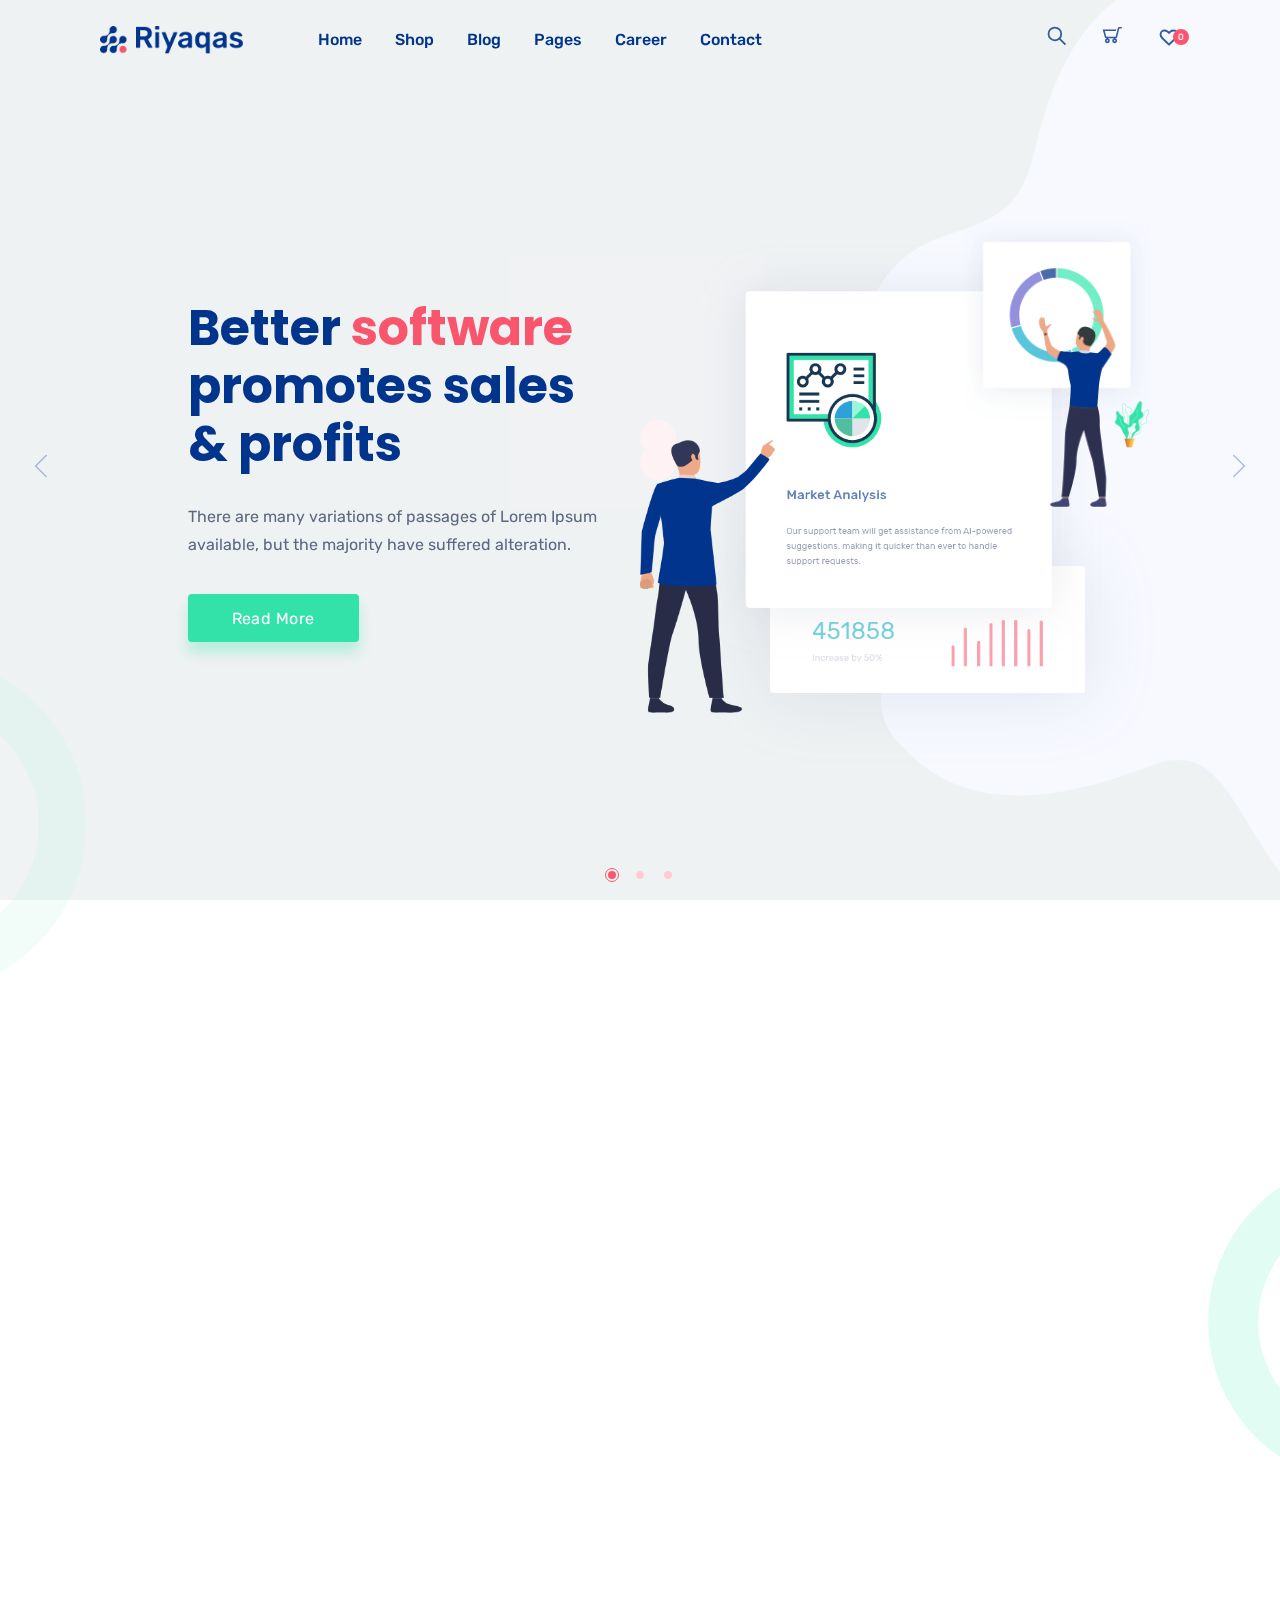
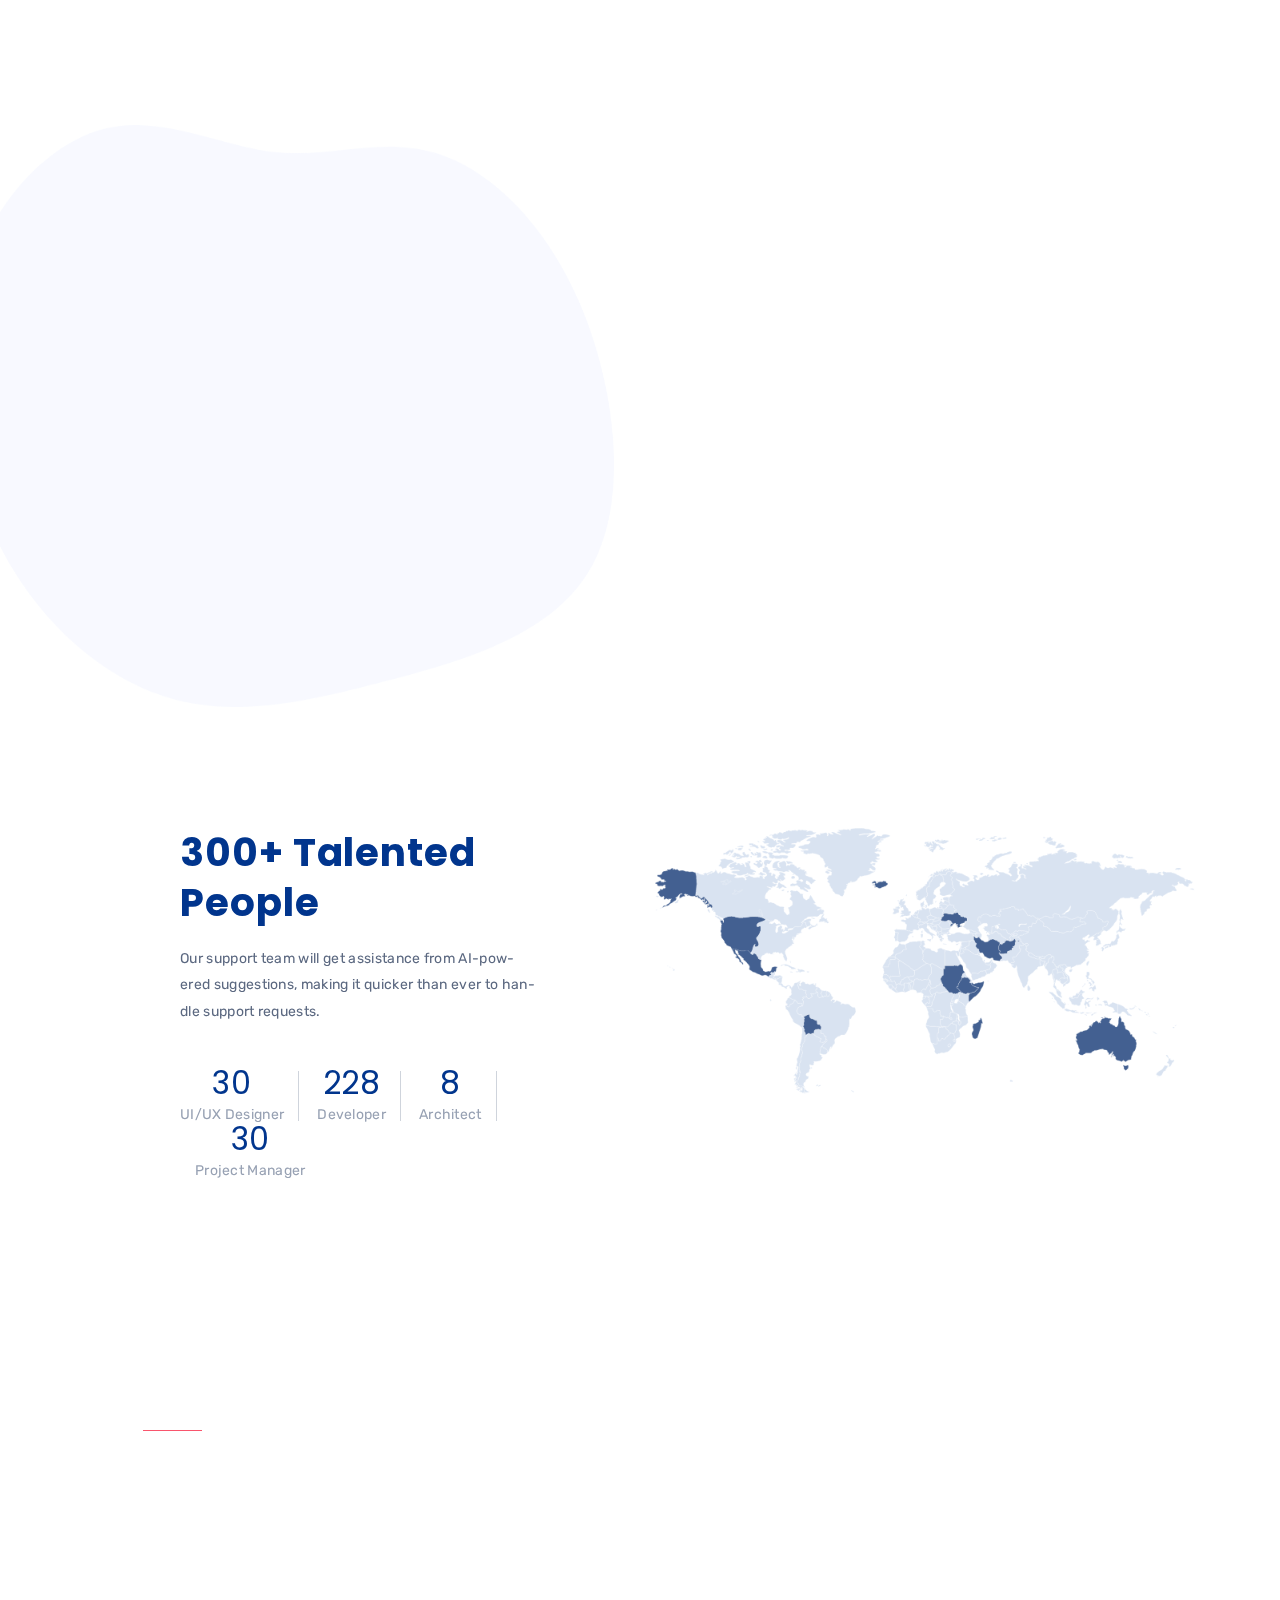
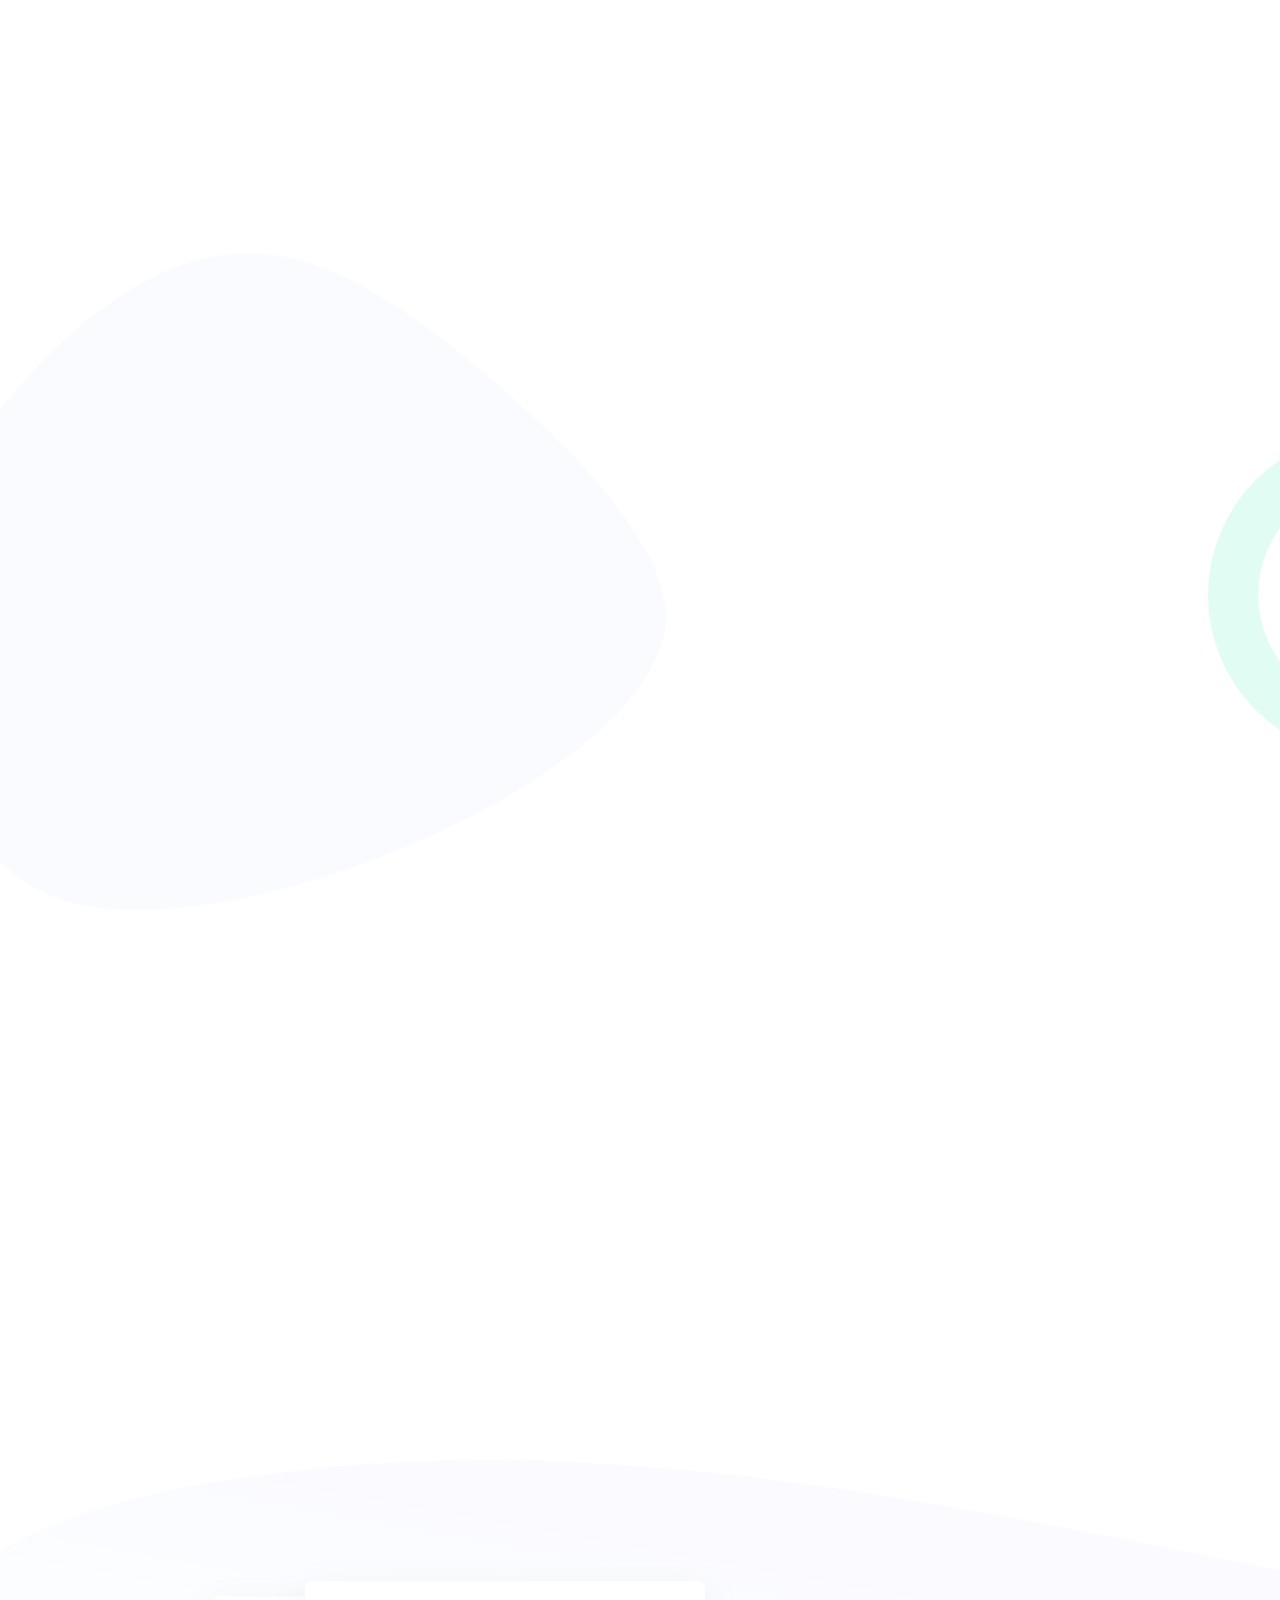
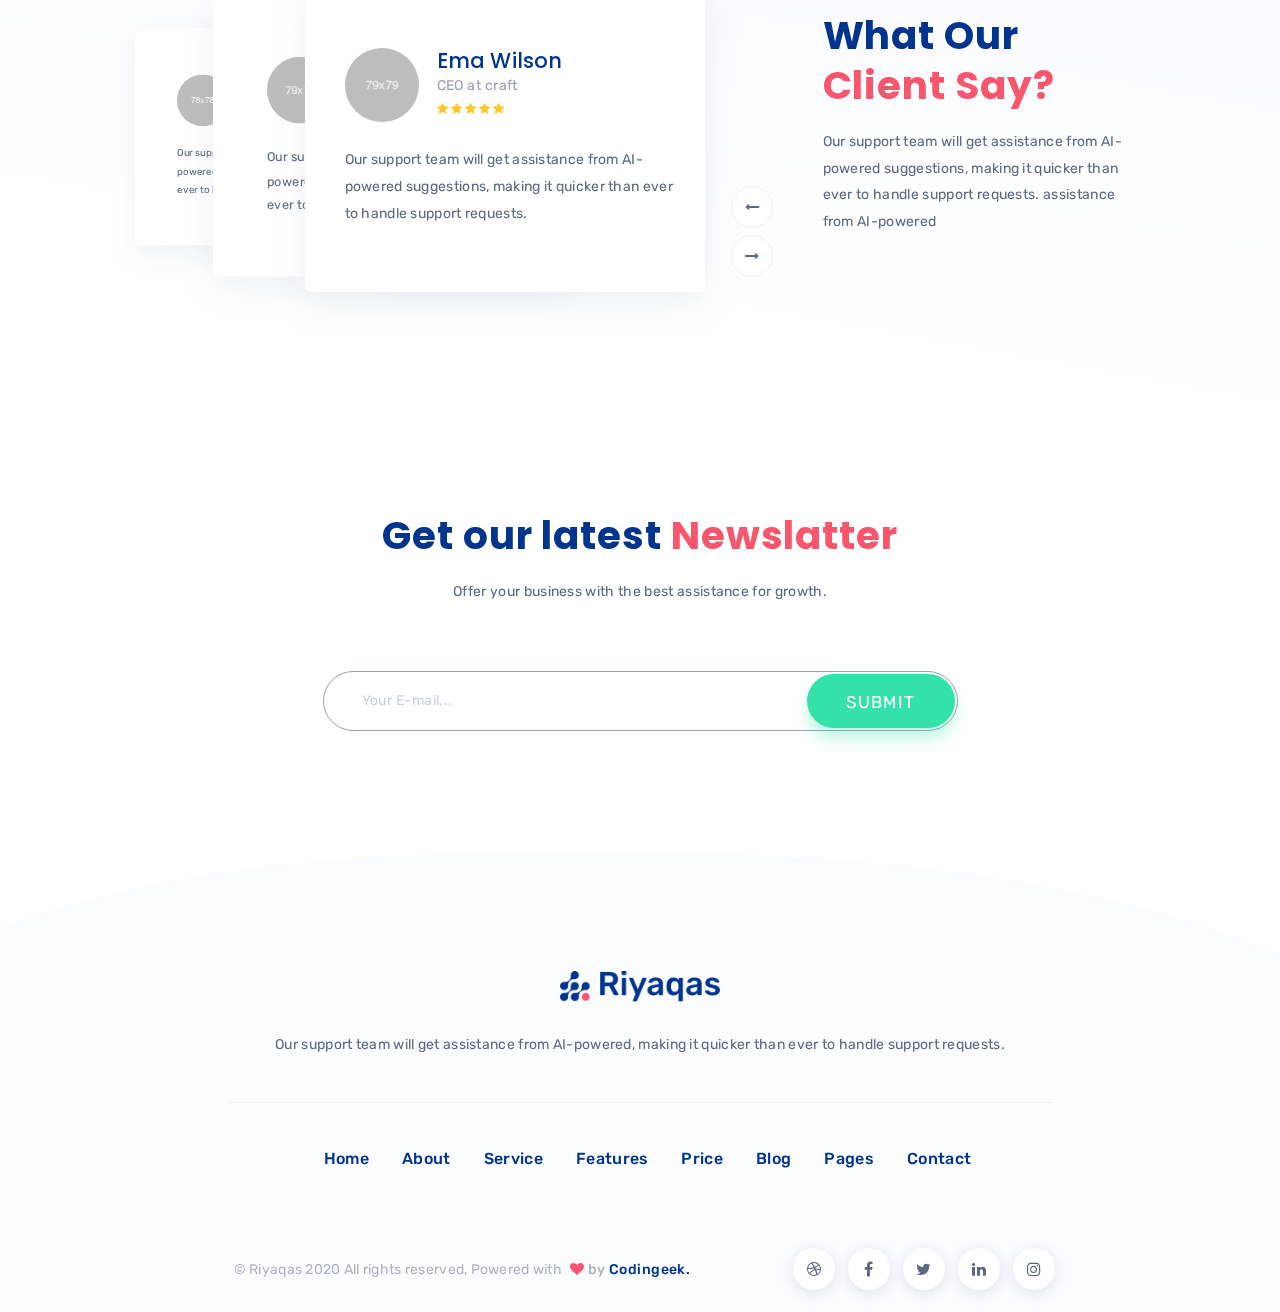
<file: new/riyaqas/index.html>
<!DOCTYPE html>
<html lang="en">
<head>
    <meta charset="UTF-8">
    <meta name="viewport" content="width=device-width, initial-scale=1.0">
    <meta http-equiv="X-UA-Compatible" content="IE=edge" />
    <meta http-equiv="X-UA-Compatible" content="ie=edge">
    <title>Riyaqas - Sass Landing HTML Template</title>
    <!-- favicon -->
    <link rel=icon href="assets/img/favicon.png" sizes="20x20" type="image/png">
    <!-- animate -->
    <link rel="stylesheet" href="assets/css/animate.css">
    <!-- bootstrap -->
    <link rel="stylesheet" href="assets/css/bootstrap.min.css">
    <!-- magnific popup -->
    <link rel="stylesheet" href="assets/css/magnific-popup.css">
    <!-- owl carousel -->
    <link rel="stylesheet" href="assets/css/owl.carousel.min.css">
    <!-- icons -->
    <link rel="stylesheet" href="assets/css/font-awesome.min.css">
    <link rel="stylesheet" href="assets/css/line-awesome.min.css">
    <link rel="stylesheet" href="assets/css/themify-icons.css">
    <link rel="stylesheet" href="assets/css/flaticon.css">
    <!-- slick slider -->
    <link rel="stylesheet" href="assets/css/slick.css">
    <!-- animated slider -->
    <link rel="stylesheet" href="assets/css/animated-slider.css">
    <!-- Main Stylesheet -->
    <link rel="stylesheet" href="assets/css/style.css">
    <!-- responsive Stylesheet -->
    <link rel="stylesheet" href="assets/css/responsive.css">   

</head>
<body>

<!-- preloader area start -->
<div class="preloader" id="preloader">
    <div class="preloader-inner">
        <div class="spinner">
            <div class="dot1"></div>
            <div class="dot2"></div>
        </div>
    </div>
</div>
<!-- preloader area end -->

<!-- search Popup -->
<div class="body-overlay" id="body-overlay"></div>
<div class="search-popup" id="search-popup">
    <form action="index.html" class="search-form">
        <div class="form-group">
            <input type="text" class="form-control" placeholder="Search.....">
        </div>
        <button type="submit" class="submit-btn"><i class="fa fa-search"></i></button>
    </form>
</div>
<!-- //. search Popup -->

<!-- navbar area start -->
<nav class="navbar navbar-area navbar-expand-lg nav-style-01">
    <div class="container nav-container">
        <div class="responsive-mobile-menu">
            <div class="logo-wrapper mobile-logo">
                <a href="index.html" class="logo">
                    <img src="assets/img/logo.png" alt="logo">
                </a>
            </div>
            <div class="nav-right-content">
                <ul>
                    <li class="search">
                        <i class="ti-search"></i>
                    </li>
                    <li class="cart" >
                        <div class="cart-icon"><i class="la la-shopping-cart"></i></div>
                        <div class="widget_shopping_cart_content">
                            <ul>
                                <li>
                                    <div class="media">
                                        <div class="media-left">
                                            <img src="assets/img/checkout/7.png" alt="img">
                                        </div>
                                        <div class="media-body">
                                            <a class="title" href="#">Smart watch red color</a>
                                            <p>Quantity: 1</p>
                                            <span class="price">$150.00</span>
                                        </div>
                                    </div>
                                    <a class="remove-product" href="#"><span class="ti-close"></span></a>
                                </li>
                                <li>
                                    <div class="media">
                                        <div class="media-left">
                                            <img src="assets/img/checkout/8.png" alt="img">
                                        </div>
                                        <div class="media-body">
                                            <a class="title" href="#">Smart watch red color</a>
                                            <p>Quantity: 1</p>
                                            <span class="price">$150.00</span>
                                        </div>
                                    </div>
                                    <a class="remove-product" href="#"><span class="ti-close"></span></a>
                                </li>
                            </ul>
                            <p class="total">
                                <strong>Subtotal:</strong> 
                                <span class="amount">
                                    <span class="woocommerce-Price-currencySymbol">$</span>129.00
                                </span>       
                            </p>
                            <p class="buttons">
                                <a href="checkout.html" class="button">View Card & Check out</a>
                            </p>
                        </div>
                    </li>
                    <li class="notification">
                        <a href="#">
                            <i class="fa fa-heart-o"></i>
                            <span class="notification-count">0</span>
                        </a>
                    </li>
                </ul>
            </div>
            <button class="navbar-toggler" type="button" data-toggle="collapse" data-target="#Riyaqas_main_menu" 
                aria-expanded="false" aria-label="Toggle navigation">
                <span class="navbar-toggle-icon">
                    <span class="line"></span>
                    <span class="line"></span>
                    <span class="line"></span>
                </span>
            </button>
        </div>
        <div class="collapse navbar-collapse" id="Riyaqas_main_menu">
            <div class="logo-wrapper desktop-logo">
                <a href="index.html" class="logo">
                    <img src="assets/img/logo.png" alt="logo">
                </a>
            </div>
            <ul class="navbar-nav">
                <li class="menu-item-has-children">
                    <a href="#">Home</a>
                    <ul class="sub-menu">
                        <li><a href="index.html">Software Home</a></li>
                        <li><a href="home02.html">App Home</a></li>
                        <li><a href="home03.html">Startup Company</a></li>
                        <li><a href="home04.html">Management software</a></li>
                        <li><a href="home05.html">Tech-company</a></li>
                        <li><a href="home06.html">New Technology</a></li>
                        <li><a href="home07.html">Digital Marketing</a></li>
                        <li><a href="home08.html">Pos Device</a></li>
                        <li><a href="home09.html">Hosting</a></li>
                    </ul>
                </li>
                <li class="menu-item-has-children">
                    <a href="#">Shop</a>
                    <ul class="sub-menu">
                        <li><a href="shop.html">Shop</a></li>
                        <li><a href="shop-grid.html">Shop Grid</a></li>
                        <li><a href="shop-details.html">Shop Details</a></li>
                        <li><a href="checkout.html">Checkout</a></li>
                    </ul>
                </li>
                <li class="menu-item-has-children">
                    <a href="#">Blog</a>
                    <ul class="sub-menu">
                        <li><a href="blog.html">Blog</a></li>
                        <li><a href="blog-grid.html">Blog Grid</a></li>
                        <li><a href="blog-details.html">Blog Details</a></li>
                    </ul>
                </li>
                <li class="menu-item-has-children">
                    <a href="#">Pages</a>
                    <ul class="sub-menu">
                        <li><a href="about.html">About</a></li>
                        <li><a href="service.html">Service</a></li>
                        <li><a href="team.html">Team</a></li>
                        <li><a href="pricing.html">Pricing</a></li>
                        <li><a href="gallery.html">Gallery</a></li>
                        <li><a href="faq.html">Faq</a></li>
                        <li><a href="offer.html">Offer</a></li>
                        <li><a href="error.html">Error 404</a></li>
                        <li><a href="comming-soon.html">Coming Soon</a></li>
                        <li><a href="work-processing.html">Work Processing</a></li>
                    </ul>
                </li>
                <li class="menu-item-has-children">
                    <a href="#">Career</a>
                    <ul class="sub-menu">
                        <li><a href="job-listing.html">Job listing</a></li>
                        <li><a href="job-details.html">Job Details</a></li>
                        <li><a href="job-apply.html">Job Apply</a></li>
                    </ul>
                </li>
                <li>
                    <a href="contact.html">Contact</a>
                </li>
            </ul>
        </div>
        <div class="nav-right-content">
            <ul>
                <li class="search">
                    <i class="ti-search"></i>
                </li>
                <li class="cart" >
                    <div class="cart-icon"><i class="la la-shopping-cart"></i></div>
                    <div class="widget_shopping_cart_content">
                        <ul>
                            <li>
                                <div class="media">
                                    <div class="media-left">
                                        <img src="assets/img/checkout/7.png" alt="img">
                                    </div>
                                    <div class="media-body">
                                        <a class="title" href="#">Smart watch red color</a>
                                        <p>Quantity: 1</p>
                                        <span class="price">$150.00</span>
                                    </div>
                                </div>
                                <a class="remove-product" href="#"><span class="ti-close"></span></a>
                            </li>
                            <li>
                                <div class="media">
                                    <div class="media-left">
                                        <img src="assets/img/checkout/8.png" alt="img">
                                    </div>
                                    <div class="media-body">
                                        <a class="title" href="#">Smart watch red color</a>
                                        <p>Quantity: 1</p>
                                        <span class="price">$150.00</span>
                                    </div>
                                </div>
                                <a class="remove-product" href="#"><span class="ti-close"></span></a>
                            </li>
                        </ul>
                        <p class="total">
                            <strong>Subtotal:</strong> 
                            <span class="amount">
                                <span class="woocommerce-Price-currencySymbol">$</span>129.00
                            </span>       
                        </p>
                        <p class="buttons">
                            <a href="checkout.html" class="button">View Card & Check out</a>
                        </p>
                    </div>
                </li>
                <li class="notification">
                    <a href="#">
                        <i class="fa fa-heart-o"></i>
                        <span class="notification-count">0</span>
                    </a>
                </li>
            </ul>
        </div>
    </div>
</nav>
<!-- navbar area end -->

<!-- header area start -->
<div class="header-area header-bg" style="background-image:url(assets/img/bg/banner-bg.png);">
    <div class="container">
        <div class="banner-slider banner-slider-one">
            <div class="banner-slider-item">
                <div class="row">
                    <div class="col-xl-5 col-lg-6 col-md-6 offset-xl-1">
                        <div class="header-inner-details">
                            <div class="header-inner">
                                <h1 class="title s-animate-1">Better <span>software</span> promotes sales & profits</h1>
                                <p class="s-animate-2">There are many variations of passages of Lorem Ipsum available, <br> but the majority have suffered alteration.</p>
                                <div class="btn-wrapper desktop-left padding-top-20">
                                    <a href="#" class="btn btn-radius btn-green s-animate-3">Read More</a>
                                </div>
                            </div>
                        </div>
                    </div>
                    <div class="col-lg-6 col-md-6 hidden-sm">
                        <div class="banner-thumb-wrap">
                            <div class="banner-thumb">
                                <img class="header-inner-img" src="assets/img/banner/1.png" alt="banner-img">
                                <img class="banner-1-img2" src="assets/img/banner/2.png" alt="banner-img">
                                <img class="banner-1-img3" src="assets/img/banner/3.png" alt="banner-img">
                            </div>
                        </div>
                    </div>
                </div>
            </div>
            <div class="banner-slider-item">
                <div class="row">
                    <div class="col-xl-5 col-lg-6 col-md-6  offset-xl-1">
                        <div class="header-inner-details">
                            <div class="header-inner">
                                <h1 class="title s-animate-1">Crafting online <span>software</span> for you</h1>
                                <p class="s-animate-2">There are many variations of passages of Lorem Ipsum available, <br> but the majority have suffered alteration.</p>
                                <div class="btn-wrapper desktop-left padding-top-20">
                                    <a href="#" class="btn btn-radius btn-green s-animate-3">Read More</a>
                                </div>
                            </div>
                        </div>
                    </div>
                    <div class="col-lg-6 col-md-6 hidden-sm">
                        <div class="banner-thumb-wrap">
                            <div class="banner-thumb">
                                <img class="header-inner-img" src="assets/img/banner/01.png" alt="banner-img">
                                <img class="banner-1-img2" src="assets/img/banner/02.png" alt="banner-img">
                                <img class="banner-1-img3" src="assets/img/banner/03.png" alt="banner-img">
                            </div>
                        </div>
                    </div>
                </div>
            </div>
            <div class="banner-slider-item">
                <div class="row">
                    <div class="col-xl-5 col-lg-6 col-md-6  offset-xl-1">
                        <div class="header-inner-details">
                            <div class="header-inner">
                                <h1 class="title s-animate-1">Most advantage <span>Technology</span></h1>
                                <p class="s-animate-2">There are many variations of passages of Lorem Ipsum available, <br> but the majority have suffered alteration.</p>
                                <div class="btn-wrapper desktop-left padding-top-20">
                                    <a href="#" class="btn btn-radius btn-green s-animate-3">Read More</a>
                                </div>
                            </div>
                        </div>
                    </div>
                    <div class="col-lg-6 col-md-6 hidden-sm">
                        <div class="banner-thumb-wrap">
                            <div class="banner-thumb">
                                <img class="header-inner-img" src="assets/img/banner/1.png" alt="banner-img">
                                <img class="banner-1-img2" src="assets/img/banner/2.png" alt="banner-img">
                                <img class="banner-1-img3" src="assets/img/banner/03.png" alt="banner-img">
                            </div>
                        </div>
                    </div>
                </div>
            </div>
        </div>
    </div>
</div>
<!-- header area End -->

<!-- service area start -->
<div class="service-area">
    <div class="container">
        <div class="row justify-content-center">
            <div class="col-xl-7 col-lg-10">
                <div class="section-title text-center margin-bottom-90">
                    <h2 class="title wow animated fadeInUp" data-wow-duration="0.6s" data-wow-delay="0.1s">What <span>Service</span> We are Providing?</h2>
                    <p class="wow animated fadeInUp" data-wow-duration="0.6s" data-wow-delay="0.2s">Offer your business with the best assistance for growth.</p>
                </div>
            </div>
        </div>
        <div class="row custom-gutters-16">
            <div class="col-xl-3 col-md-6 col-sm-6">
                <div class="single-service wow animated fadeInUp" data-wow-duration="0.4s" data-wow-delay="0.1s">
                    <img src="assets/img/service/project.svg" alt="service">
                    <h6><a href="#">Branding Idendity</a></h6>
                    <p>Our support team will get assistance from AI-powered suggestions, making it quicker than ever to handle support requests.</p>
                    <div class="read-more">
                        <a href="#"><img src="assets/img/service/arrow.png" alt="arrow"></a>
                    </div>
                </div>
            </div>
            <div class="col-xl-3 col-md-6 col-sm-6">
                <div class="single-service wow animated fadeInUp" data-wow-duration="0.6s" data-wow-delay="0.2s">
                    <img src="assets/img/service/hiring.svg" alt="service">
                    <h6><a href="#">Business Consultancy</a></h6>
                    <p>Our support team will get assistance from AI-powered suggestions, making it quicker than ever to handle support requests.</p>
                    <div class="read-more">
                        <a href="#"><img src="assets/img/service/arrow.png" alt="arrow"></a>
                    </div>
                </div>
            </div>
            <div class="col-xl-3 col-md-6 col-sm-6">
                <div class="single-service wow animated fadeInUp" data-wow-duration="0.8s" data-wow-delay="0.3s">
                    <img src="assets/img/service/checklist.svg" alt="service">
                    <h6><a href="#">UI/UX - Design</a></h6>
                    <p>Our support team will get assistance from AI-powered suggestions, making it quicker than ever to handle support requests.</p>
                    <div class="read-more">
                        <a href="#"><img src="assets/img/service/arrow.png" alt="arrow"></a>
                    </div>
                </div>
            </div>
            <div class="col-xl-3 col-md-6 col-sm-6">
                <div class="single-service wow animated fadeInUp" data-wow-duration="1s" data-wow-delay="0.4s">
                    <img src="assets/img/service/analytics.svg" alt="service">
                    <h6><a href="#">Market Analysis</a></h6>
                    <p>Our support team will get assistance from AI-powered suggestions, making it quicker than ever to handle support requests.</p>
                    <div class="read-more">
                        <a href="#"><img src="assets/img/service/arrow.png" alt="arrow"></a>
                    </div>
                </div>
            </div>  
        </div>
    </div>
</div>
<!-- service area End -->

<!-- soft-box area start -->
<div class="sbs-what-riyaqas pd-default-120 mg-top-105" style="background-image:url(assets/img/bg/1h1.png);">
    <div class="container">
        <div class="row">
            <div class="col-lg-6 wow animated fadeInRight" data-wow-duration="1s" data-wow-delay="0.3s">
                <img src="assets/img/we-provide/5.png" alt="img">
            </div>
            <div class="col-xl-5 col-lg-6 desktop-center-item">
                <div class="desktop-center-area wow animated fadeInLeft" data-wow-duration="1s" data-wow-delay="0.3s">
                    <div class="section-title style-two">
                        <h2 class="title">What is <span>Riyaqas?</span></h2>
                        <p>SoftBox One of the best Softwire Development company. SoftBox is at the forefront as the most innovative web development company. Our cost efficient and structured teamwork justifies our position. Our clients count on our offshore business</p>
                    </div>
                    <div class="row">
                        <div class="col-md-6">
                            <div class="riyaqas-check-list">
                                <img src="assets/img/icons/check.svg" alt="check">
                                <span>Concept Design</span>
                            </div>
                            <div class="riyaqas-check-list">
                                <img src="assets/img/icons/check.svg" alt="check">
                                <span>Concept Implementation</span>
                            </div>
                        </div>
                        <div class="col-md-6">
                            <div class="riyaqas-check-list">
                                <img src="assets/img/icons/check.svg" alt="check">
                                <span>Concept Development</span>
                            </div>
                            <div class="riyaqas-check-list">
                                <img src="assets/img/icons/check.svg" alt="check">
                                <span>Testing work</span>
                            </div>
                        </div>
                    </div>
                </div>
            </div>
        </div>
    </div>
</div>
<!-- soft-box area End -->

<div class="sbs-talented-people mg-top-120">
    <div class="container">
        <div class="row">
            <div class="col-xl-5 col-lg-6 offset-xl-1 desktop-center-item">
                <div class="desktop-center-area">
                    <div class="section-title style-three">
                        <h2 class="title">300+ Talented People</h2>
                        <p>Our support team will get assistance from AI-powered suggestions, making it quicker than ever to handle support requests.</p>
                    </div>
                    <div class="talented-pepole-list">
                        <ul>
                            <li>
                                <h3 class="count-num">30</h3>
                                <span>UI/UX Designer</span>
                            </li>
                            <li>
                                <h3 class="count-num">228</h3>
                                <span>Developer</span>
                            </li>
                            <li>
                                <h3 class="count-num">8</h3>
                                <span>Architect</span>
                            </li>
                            <li>
                                <h3 class="count-num">30</h3>
                                <span>Project Manager</span>
                            </li>
                        </ul>
                    </div>
                </div>
            </div>
            <div class="col-lg-6">
                <div class="world-map-wrap">
                    <img src="assets/img/others/map.png" alt="map">
                </div>
            </div>
        </div>
    </div> 
</div>

<!-- soft-box area start -->
<div class="sbs-provide-security pd-top-120">
    <div class="container">
        <div class="row justify-content-center">
            <div class="col-xl-6 col-lg-6 offset-xl-1 order-lg-12 wow animated fadeInLeft" data-wow-duration="1s" data-wow-delay="0.3s">
                <div class="mask-bg-wrap mask-bg-img-3 mb-lg-0 mb-4">
                    <div class="thumb">
                        <img src="assets/img/we-provide/7.png" alt="video">
                    </div>
                </div>
            </div>
            <div class="col-xl-4 col-lg-6 order-lg-1 align-self-center wow animated fadeInRight" data-wow-duration="1s" data-wow-delay="0.3s">
                <div class="section-title style-two">
                    <h2 class="title"><span>Developers</span> First</h2>
                </div>
                <div class="riyaqas-stab">
                    <ul class="nav nav-tabs">
                        <li class="nav-item">
                            <a class="nav-link active" data-toggle="tab" href="#d_tabs_1">Riyaqas</a>
                        </li>
                        <li class="nav-item">
                            <a class="nav-link" data-toggle="tab" href="#d_tabs_2">Curl</a>
                        </li>
                        <li class="nav-item">
                            <a class="nav-link" data-toggle="tab" href="#d_tabs_3">Resize</a>
                        </li>
                        <li class="nav-item">
                            <a class="nav-link" data-toggle="tab" href="#d_tabs_4">Doct</a>
                        </li>
                    </ul>
                    <div class="tab-content">
                        <div class="tab-pane fade show active" id="d_tabs_1" >
                            <div class="riyaqas-stab-content">
                                <p>Riyaqas One of the best Softwire Development company. The forefront as the most innovative web development company. Our cost efficient and structured teamwork justifies our position. Our clients count on our offshore business solutions on a regular.</p>
                                <p>From concept design to development, testing & implementation, our team is here to support and guide you every step of the way.</p>
                            </div>
                        </div>
                        <div class="tab-pane fade" id="d_tabs_2">
                            <div class="riyaqas-stab-content">
                                <p>Riyaqas Two of the best Softwire Development company. The forefront as the most innovative web development company. Our cost efficient and structured teamwork justifies our position. Our clients count on our offshore business solutions on a regular.</p>
                                <p>From concept design to development, testing & implementation, our team is here to support and guide you every step of the way.</p>
                            </div>
                        </div>
                        <div class="tab-pane fade" id="d_tabs_3">
                            <div class="riyaqas-stab-content">
                                <p>Riyaqas Three of the best Softwire Development company. The forefront as the most innovative web development company. Our cost efficient and structured teamwork justifies our position. Our clients count on our offshore business solutions on a regular.</p>
                                <p>From concept design to development, testing & implementation, our team is here to support and guide you every step of the way.</p>
                            </div>
                        </div>
                        <div class="tab-pane fade" id="d_tabs_4">
                            <div class="riyaqas-stab-content">
                                <p>Riyaqas Four of the best Softwire Development company. The forefront as the most innovative web development company. Our cost efficient and structured teamwork justifies our position. Our clients count on our offshore business solutions on a regular.</p>
                                <p>From concept design to development, testing & implementation, our team is here to support and guide you every step of the way.</p>
                            </div>
                        </div>
                    </div>
                </div>
            </div>
        </div>
    </div>
</div>
<!-- soft-box area End -->

<!-- soft-box area start -->
<div class="leftside-image-area service-area sbs-business-tool pd-bottom-120 mg-top-120" style="background-image:url(assets/img/bg/1h2.png);">
    <div class="container">
        <div class="row">
            <div class="col-lg-6 col-xl-7 wow animated fadeInRight" data-wow-duration="1s" data-wow-delay="0.3s">
                <img src="assets/img/business-tool/1.png" alt="img">
            </div>
            <div class="col-xl-5 col-lg-6 desktop-center-item">
                <div class="desktop-center-area wow animated fadeInLeft" data-wow-duration="1s" data-wow-delay="0.3s">
                    <div class="section-title style-two">
                        <h2 class="title">All kind of <span>Business <br> tools</span> integration.</h2>
                        <p>Our support team will get assistance from AI-powered suggestions, <br> making it quicker than ever to handle support requests.</p>
                    </div>
                    <div class="row">
                        <div class="col-lg-9">
                            <div class="riyaqas-check-list media">
                                <img class="media-left" src="assets/img/business-tool/pencil.svg" alt="check">
                                <span>Our support team will get assistance from AI-powered suggestions, making it quicker than.</span>
                            </div>
                            <div class="riyaqas-check-list media">
                                <img class="media-left" src="assets/img/business-tool/search.svg" alt="check">
                                <span>Our support team will get assistance from AI-powered suggestions.</span>
                            </div>
                            <div class="riyaqas-check-list media mg-bottom-0-991">
                                <img class="media-left" src="assets/img/business-tool/settings.svg" alt="check">
                                <span>Our support team will get assistance from AI-powered, making it quicker than ever to handle support.</span>
                            </div>
                        </div>
                    </div>
                </div>
            </div>
        </div>
    </div>
</div>
<!-- soft-box area End -->

<!-- soft-box area start -->
<div class="sbs-provide-security pd-top-120">
    <div class="container">
        <div class="row justify-content-center">
            <div class="col-xl-6 col-lg-6 order-lg-12 wow animated fadeInLeft" data-wow-duration="1s" data-wow-delay="0.3s">
                <div class="img-with-video">
                    <div class="img-wrap">
                        <img src="assets/img/we-provide/1.png" alt="video">
                        <div class="hover">
                            <a href="https://www.youtube.com/watch?v=c7XEhXZ_rsk" class="video-play-btn mfp-iframe"><img src="assets/img/we-provide/3.svg" alt="video"></a>
                        </div>
                    </div>
                </div>
            </div>
            <div class="col-xl-5 col-lg-6 order-lg-1 align-self-center wow animated fadeInRight" data-wow-duration="1s" data-wow-delay="0.3s">
                <div class="section-title style-two">
                    <h2 class="title">How We Providing <br> Strong <span>Security</span></h2>
                    <p>Our support team will get assistance from AI-powered suggestions, making it quicker than ever to handle requests  to handle suggestions assistance it requests.</p>
                </div>
                <div class="row">
                    <div class="col-md-6">
                        <div class="riyaqas-check-list">
                            <img class="media-left" src="assets/img/icons/9.svg" alt="check">
                            <span>Unique Design</span>
                        </div>
                        <div class="riyaqas-check-list">
                            <img class="media-left" src="assets/img/icons/10.svg" alt="check">
                            <span>Custom domain</span>
                        </div>
                    </div>
                    <div class="col-md-6">
                        <div class="riyaqas-check-list">
                            <img class="media-left" src="assets/img/icons/11.svg" alt="check">
                            <span>Mobile ready</span>
                        </div>
                        <div class="riyaqas-check-list">
                            <img class="media-left" src="assets/img/icons/12.svg" alt="check">
                            <span>Testing work</span>
                        </div>
                    </div>
                </div>
            </div>
        </div>
    </div>
</div>
<!-- soft-box area End -->

<!-- testimonial area Start -->
<div class="testimonial-section sbs-testimonial-section pd-top-105 pd-bottom-120" style="background-image:url(assets/img/bg/1h3.png);">
    <div class="container">
        <div class="row justify-content-center">
            <div class="col-xl-5 col-lg-6 pd-xl-5 order-lg-12 align-self-center ">
                <div class="section-title style-two mb-0">
                    <h2 class="title">What Our <span>Client Say?</span></h2>
                    <p>Our support team will get assistance from AI-powered <br> suggestions, making it quicker than ever to handle support <br>requests. assistance from AI-powered</p>
                </div>
            </div>
            <div class="col-lg-6 order-lg-1">
                <div class="sbs-testimonial-slider">
                    <div class="choose_slider">
                        <div class="choose_slider_items">
                            <ul id="testimonial-slider">
                                <li class="current_item">
                                    <div class="media">
                                        <img class="media-left" src="assets/img/client/4.png" alt="client">
                                        <div class="media-body">
                                            <h6>Wilson Mojika</h6>
                                            <p class="designation">Founder at todo</p>
                                            <span>
                                                <i class="fa fa-star"></i>
                                                <i class="fa fa-star"></i>
                                                <i class="fa fa-star"></i>
                                                <i class="fa fa-star"></i>
                                                <i class="fa fa-star"></i>
                                            </span>
                                        </div>
                                    </div>
                                    <p>Our support team will get assistance from AI-powered suggestions, making it quicker than ever to handle support requests.</p>
                                </li>
                                <li class="current_item">
                                    <div class="media">
                                        <img class="media-left" src="assets/img/client/5.png" alt="client">
                                        <div class="media-body">
                                            <h6>Ema Wilson</h6>
                                            <p class="designation">CEO at craft</p>
                                            <span>
                                                <i class="fa fa-star"></i>
                                                <i class="fa fa-star"></i>
                                                <i class="fa fa-star"></i>
                                                <i class="fa fa-star"></i>
                                                <i class="fa fa-star"></i>
                                            </span>
                                        </div>
                                    </div>
                                    <p>Our support team will get assistance from AI-powered suggestions, making it quicker than ever to handle support requests.</p>
                                </li>
                                <li class="current_item">
                                    <div class="media">
                                        <img class="media-left" src="assets/img/client/6.png" alt="client">
                                        <div class="media-body">
                                            <h6>John Mojika</h6>
                                            <p class="designation">CTO of Uxa</p>
                                            <span>
                                                <i class="fa fa-star"></i>
                                                <i class="fa fa-star"></i>
                                                <i class="fa fa-star"></i>
                                                <i class="fa fa-star"></i>
                                                <i class="fa fa-star"></i>
                                            </span>
                                        </div>
                                    </div>
                                    <p>Our support team will get assistance from AI-powered suggestions, making it quicker than ever to handle support requests.</p>
                                </li>
                                <li class="current_item">
                                    <div class="media">
                                        <img class="media-left" src="assets/img/client/4.png" alt="client">
                                        <div class="media-body">
                                            <h6>Refule Mia</h6>
                                            <p class="designation">CEO at craft</p>
                                            <span>
                                                <i class="fa fa-star"></i>
                                                <i class="fa fa-star"></i>
                                                <i class="fa fa-star"></i>
                                                <i class="fa fa-star"></i>
                                                <i class="fa fa-star"></i>
                                            </span>
                                        </div>
                                    </div>
                                    <p>Our support team will get assistance from AI-powered suggestions, making it quicker than ever to handle support requests.</p>
                                </li>
                                <li class="current_item">
                                    <div class="media">
                                        <img class="media-left" src="assets/img/client/5.png" alt="client">
                                        <div class="media-body">
                                            <h6>Madeniko Mojika</h6>
                                            <p class="designation">Branding Idendity</p>
                                            <span>
                                                <i class="fa fa-star"></i>
                                                <i class="fa fa-star"></i>
                                                <i class="fa fa-star"></i>
                                                <i class="fa fa-star"></i>
                                                <i class="fa fa-star"></i>
                                            </span>
                                        </div>
                                    </div>
                                    <p>Our support team will get assistance from AI-powered suggestions, making it quicker than ever to handle support requests.</p>
                                </li>
                                <li class="current_item">
                                    <div class="media">
                                        <img class="media-left" src="assets/img/client/6.png" alt="client">
                                        <div class="media-body">
                                            <h6>Madeniko Mojika</h6>
                                            <p class="designation">CTO of Uxa</p>
                                            <span>
                                                <i class="fa fa-star"></i>
                                                <i class="fa fa-star"></i>
                                                <i class="fa fa-star"></i>
                                                <i class="fa fa-star"></i>
                                                <i class="fa fa-star"></i>
                                            </span>
                                        </div>
                                    </div>
                                    <p>Our support team will get assistance from AI-powered suggestions, making it quicker than ever to handle support requests.</p>
                                </li>
                            </ul>
                        </div>
                    </div>
                    <div class="sbs-arrowleft"><a id="btn_next" href="#"><i class="fa fa-long-arrow-left"></i></a></div>
                    <div class="sbs-arrowright"><a id="btn_prev" href="#"><i class="fa fa-long-arrow-right"></i></a></div>
                </div>
            </div>
        </div>
    </div>
</div>
<!-- testimonial area End -->

<!-- newsletter area Start -->
<div class="newsletter-area mg-top-110">
    <div class="container">
        <div class="row justify-content-center">
            <div class="col-xl-7 col-lg-10 text-center">
                <div class="section-title">
                    <h2 class="title">Get our latest <span>Newslatter</span></h2>
                    <p>Offer your business with the best assistance for growth.</p>
                </div>
                <div class="newsletter-subcribe">
                    <form id="news-subcribeform" class="subcribe-form">
                        <div class="form-group">
                            <input type="text" class="form-control" placeholder="Your E-mail..." name="mail" required="">
                            <button type="submit" class="btn-green subcribe-submit">submit</button>
                        </div>
                    </form>
                </div>
            </div>
        </div>
    </div>
</div>
<!-- newsletter area End -->

<!-- footer area start -->
<footer class="footer-area mg-top-120" style="background-image:url(assets/img/bg/footer.png);">
    <div class="footer-top pd-top-120 padding-bottom-40">
        <div class="container">
            <div class="row justify-content-center">
                <div class="col-xl-9 col-lg-11">
                    <div class="footer-widget widget text-center">
                        <div class="footer_top_widget">
                            <a href="index.html" class="footer-logo"> 
                                <img src="assets/img/logo.png" alt="footer logo">
                            </a>
                            <p>Our support team will get assistance from AI-powered, making it quicker than ever to handle support requests.</p>
                        </div>
                    </div>
                    <div class="footer-widget widget widget_nav_menu text-center">
                        <ul>
                            <li><a href="index.html">Home</a></li>
                            <li><a href="about.html">About</a></li>
                            <li><a href="#">Service</a></li>
                            <li><a href="#">Features</a></li>
                            <li><a href="pricing.html">Price</a></li>
                            <li><a href="blog.html">Blog</a></li>
                            <li><a href="#">Pages</a></li>
                            <li><a href="contact.html">Contact</a></li>
                        </ul>
                    </div>
                    <div class="copyright-inner">
                        <div class="row custom-gutters-16">
                            <div class="col-lg-7">
                                <div class="copyright-text">
                                    &copy; Riyaqas 2020 All rights reserved, Powered with <a href="https://codingeek.net/" target="_blank"><i class="fa fa-heart"></i>by <span>Codingeek.</span></a>
                                </div>
                            </div>
                            <div class="col-lg-5">
                                <ul class="social-icon text-right">
                                    <li>
                                        <a class="dribbble" href="#"><i class="fa fa-dribbble  "></i></a>
                                    </li>
                                    <li>
                                        <a class="facebook" href="https://www.facebook.com/codingeek.net/" target="_blank"><i class="fa fa-facebook  "></i></a>
                                    </li>
                                    <li>
                                        <a class="twitter" href="https://twitter.com/codingeeknet" target="_blank"><i class="fa fa-twitter  "></i></a>
                                    </li>
                                    <li>
                                        <a class="linkedin" href="https://www.linkedin.com/company/codingeek/about/" target="_blank"><i class="fa fa-linkedin"></i></a>
                                    </li>
                                    <li>
                                        <a class="pinterest" href="https://www.instagram.com/codingeeknet/" target="_blank"><i class="fa fa-instagram"></i></a>
                                    </li>
                                </ul>
                            </div>
                        </div>
                    </div>
                </div>
            </div>
        </div>
    </div>
</footer>
<!-- footer area end -->

<!-- back to top area start -->
<div class="back-to-top">
    <span class="back-top"><i class="fa fa-angle-up"></i></span>
</div>
<!-- back to top area end -->


    <!-- jquery -->
    <script src="assets/js/jquery-2.2.4.min.js"></script>
    <!-- popper -->
    <script src="assets/js/popper.min.js"></script>
    <!-- bootstrap -->
    <script src="assets/js/bootstrap.min.js"></script>
    <!-- magnific popup -->
    <script src="assets/js/jquery.magnific-popup.js"></script>
    <!-- wow -->
    <script src="assets/js/wow.min.js"></script>
    <!-- owl carousel -->
    <script src="assets/js/owl.carousel.min.js"></script>
    <!-- slick slider -->
    <script src="assets/js/slick.js"></script>
    <!-- cssslider slider -->
    <script src="assets/js/jquery.cssslider.min.js"></script>
    <!-- waypoint -->
    <script src="assets/js/waypoints.min.js"></script>
    <!-- counterup -->
    <script src="assets/js/jquery.counterup.min.js"></script>
    <!-- imageloaded -->
    <script src="assets/js/imagesloaded.pkgd.min.js"></script>
    <!-- isotope -->
    <script src="assets/js/isotope.pkgd.min.js"></script>
    <!-- world map -->
    <script src="assets/js/worldmap-libs.js"></script>
    <script src="assets/js/worldmap-topojson.js"></script>
    <script src="assets/js/mediaelement.min.js"></script>
     <!-- main js -->
    <script src="assets/js/main.js"></script>
</body>
</html>
</file>
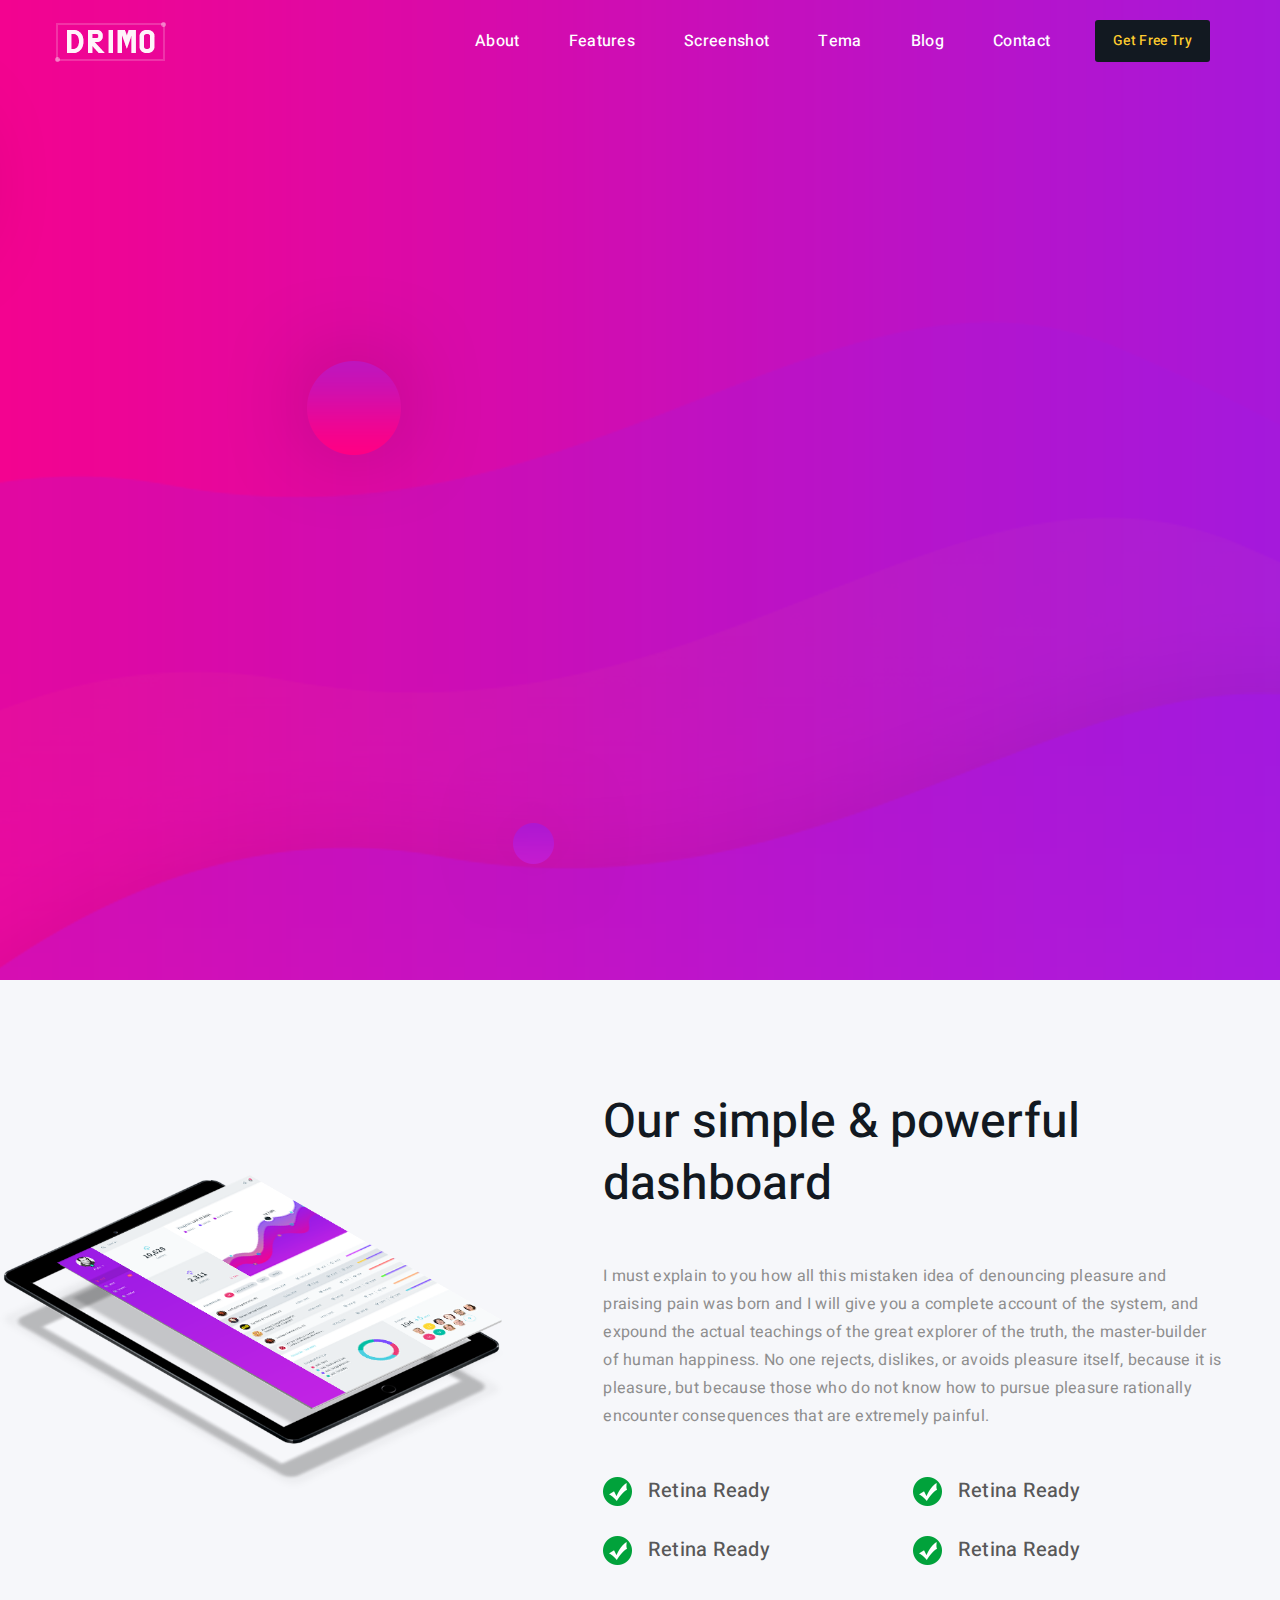
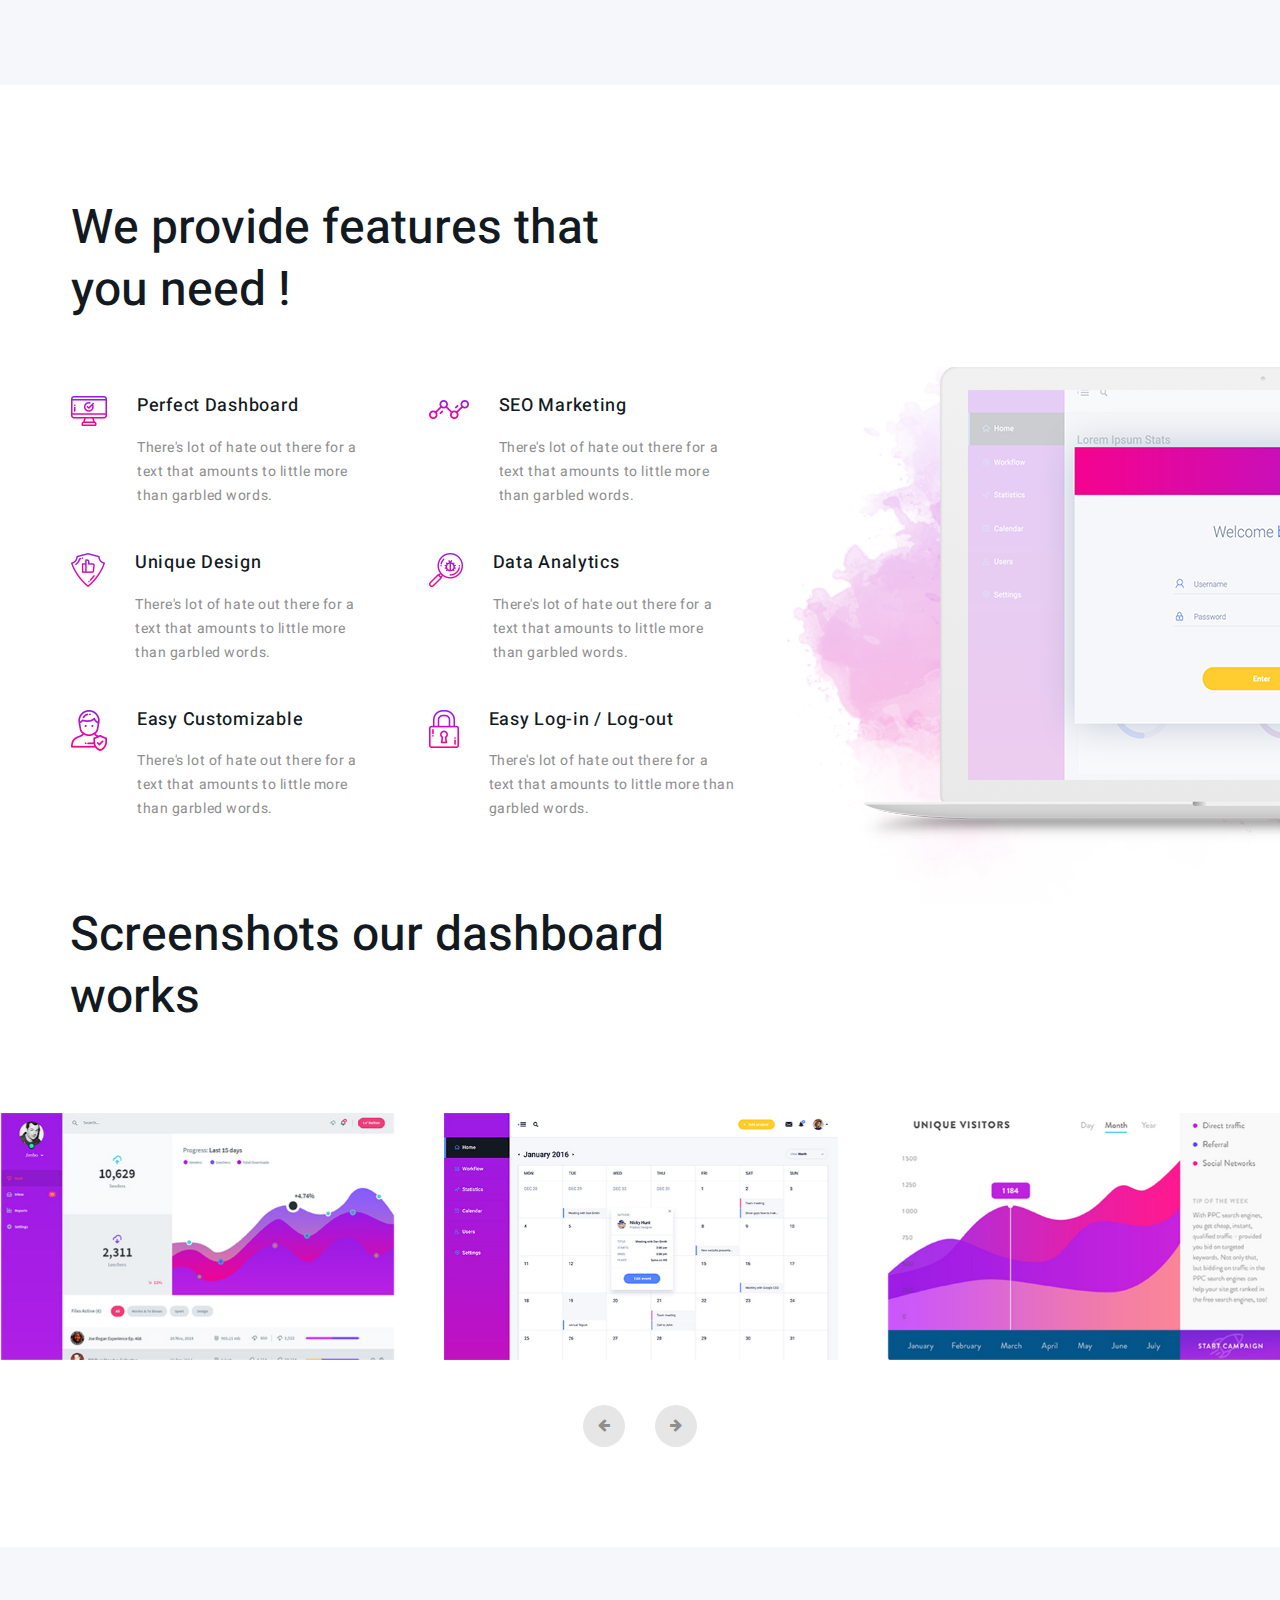
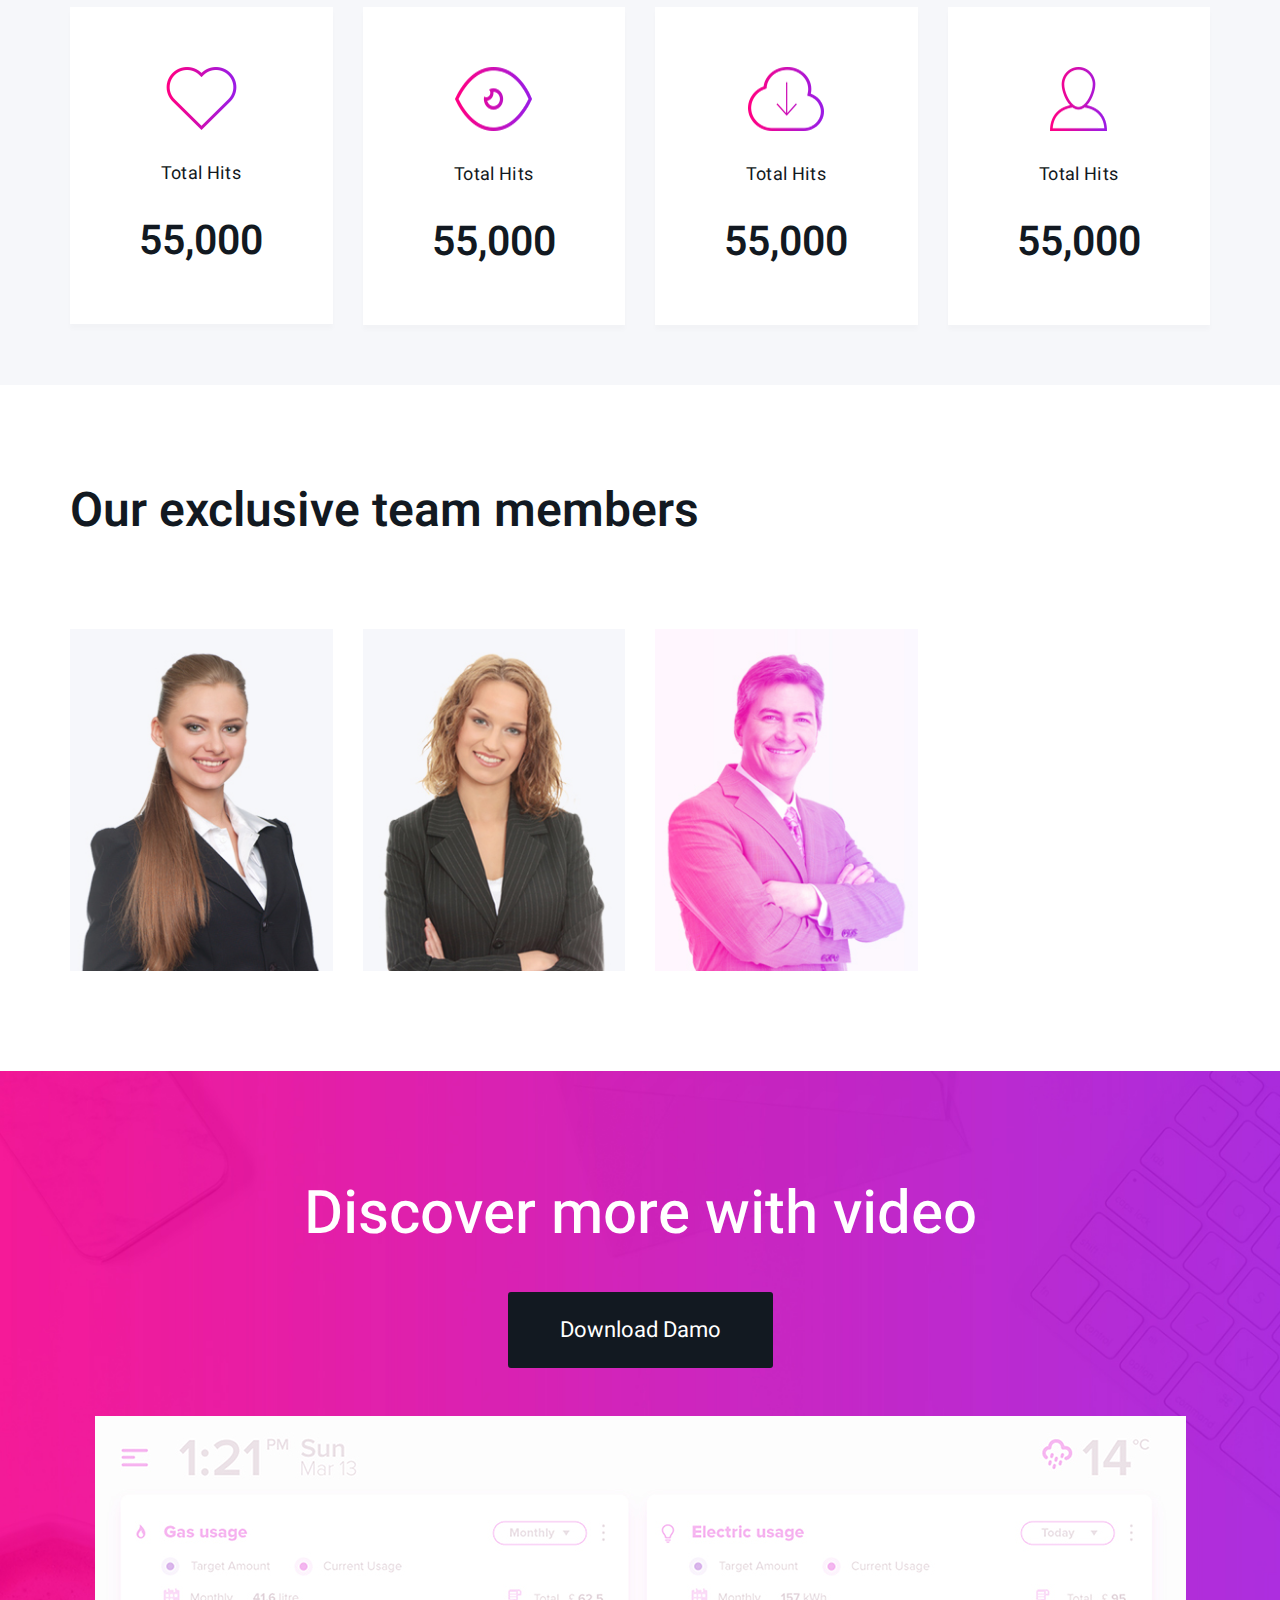
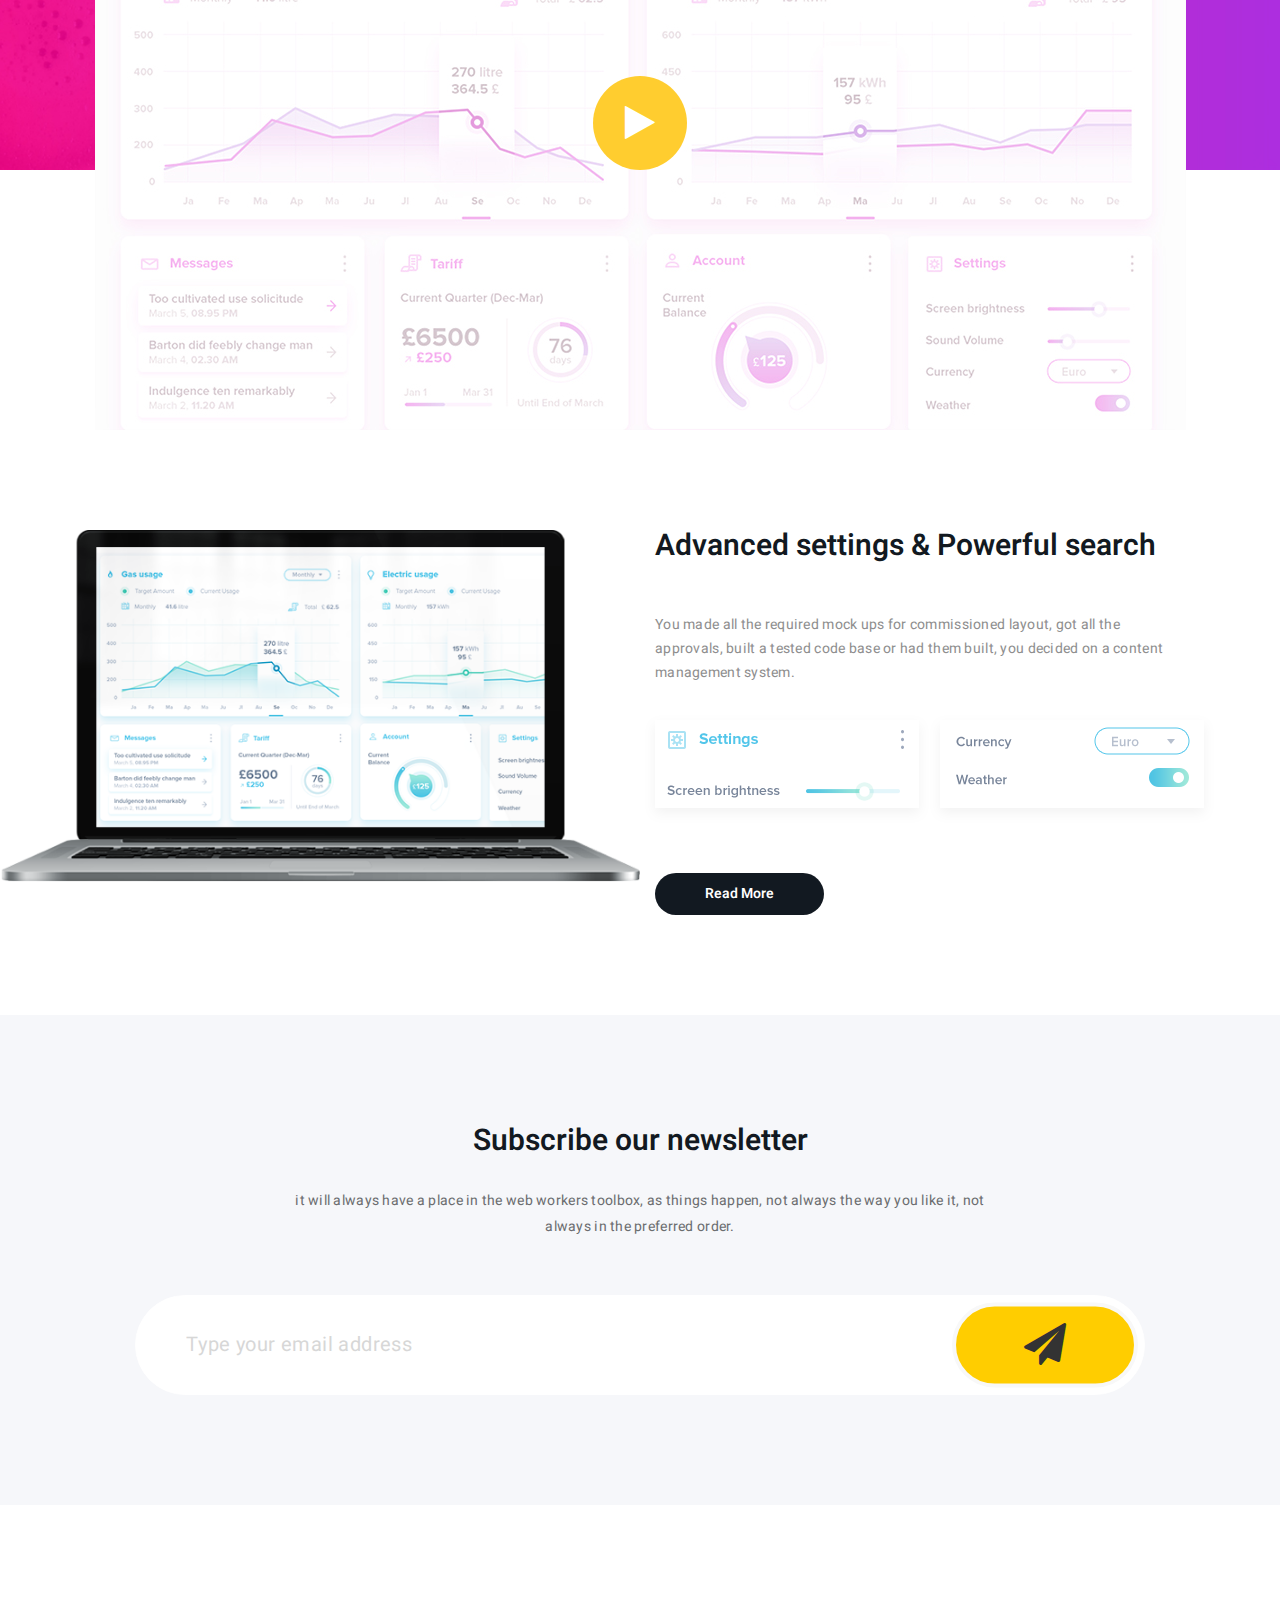
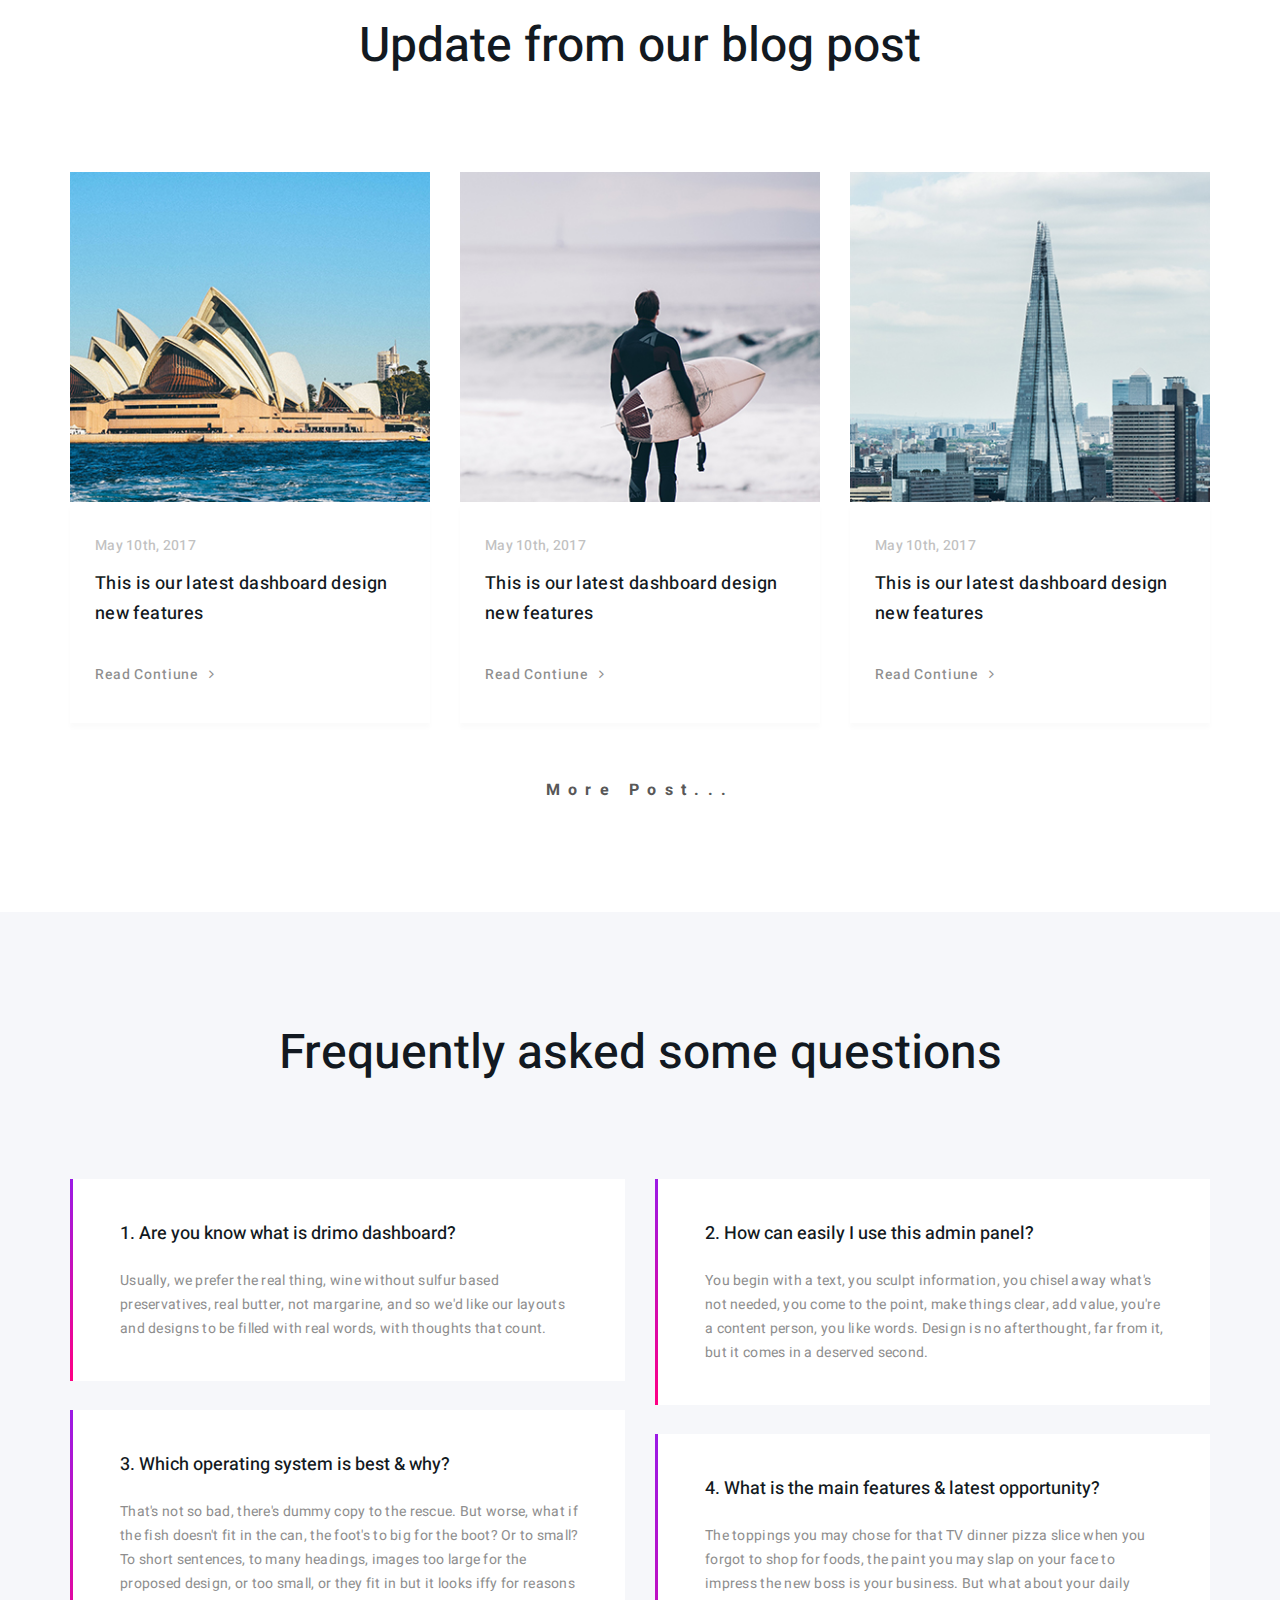
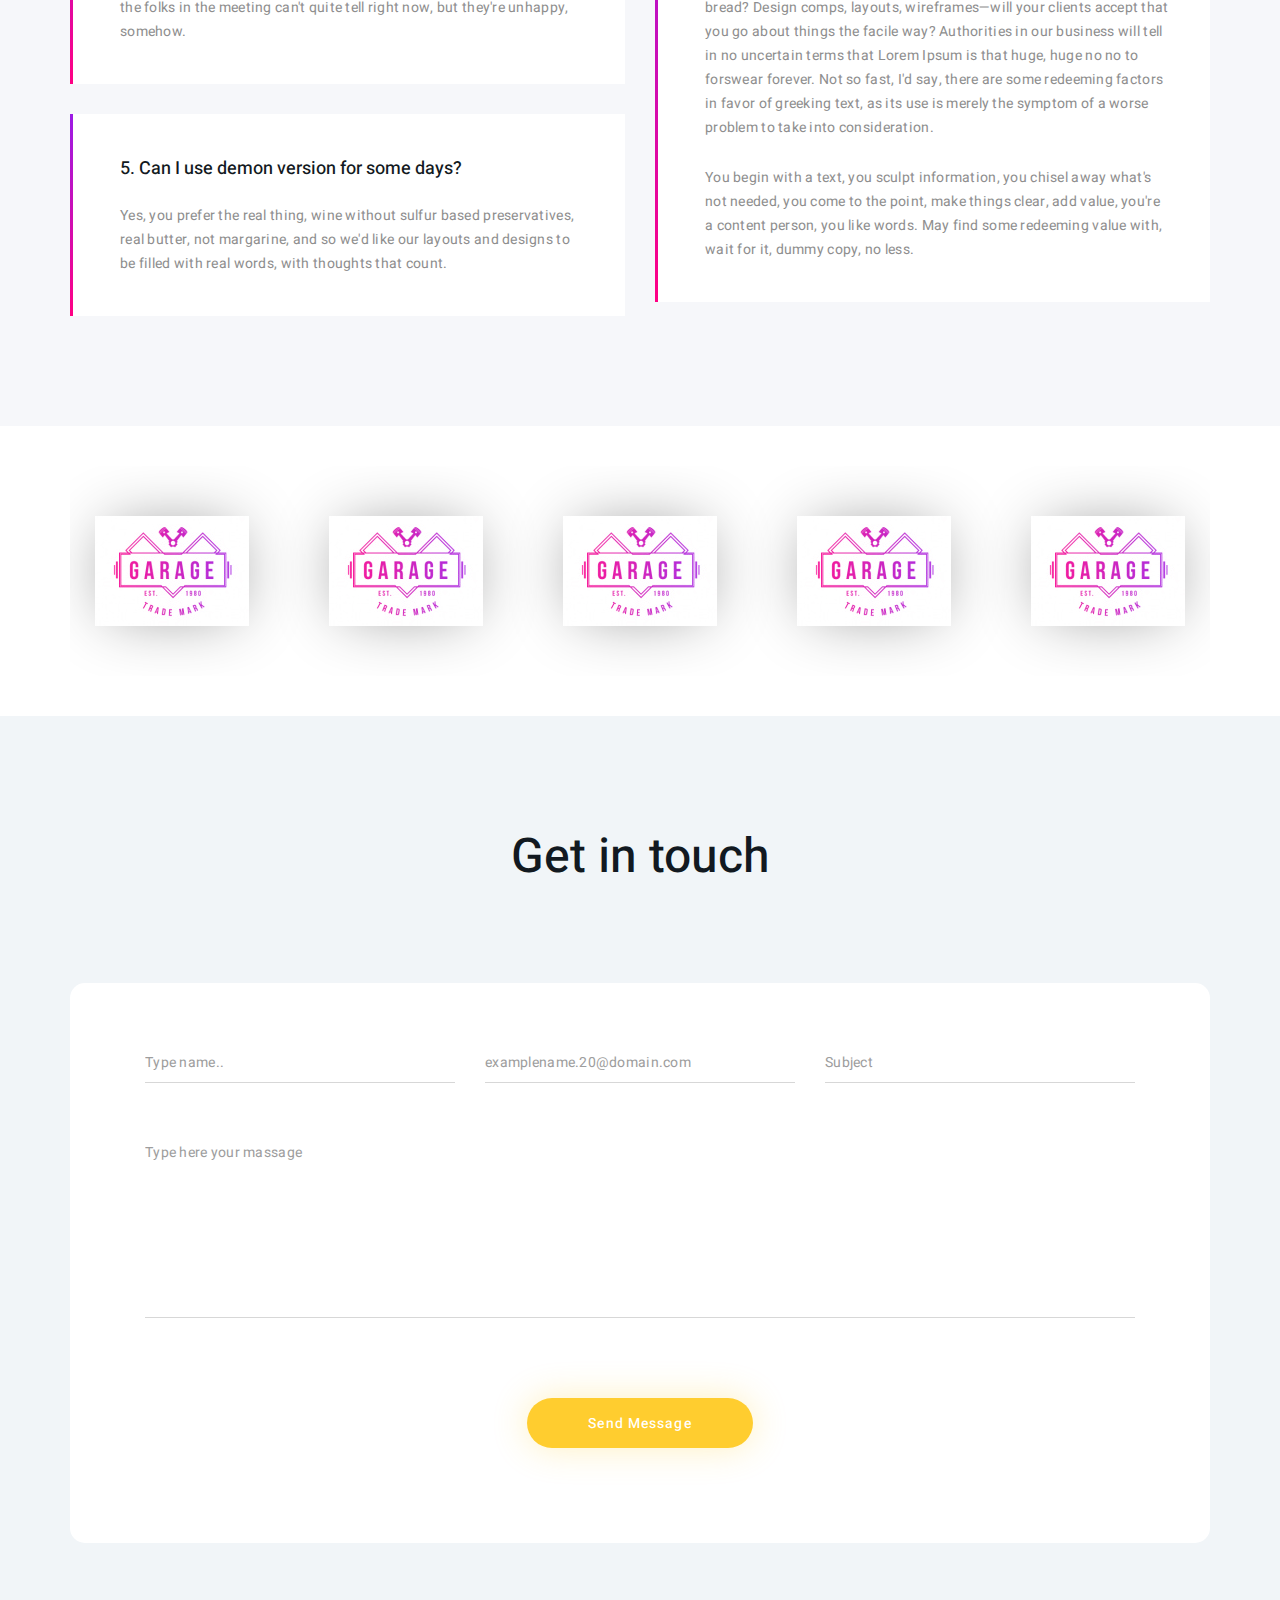
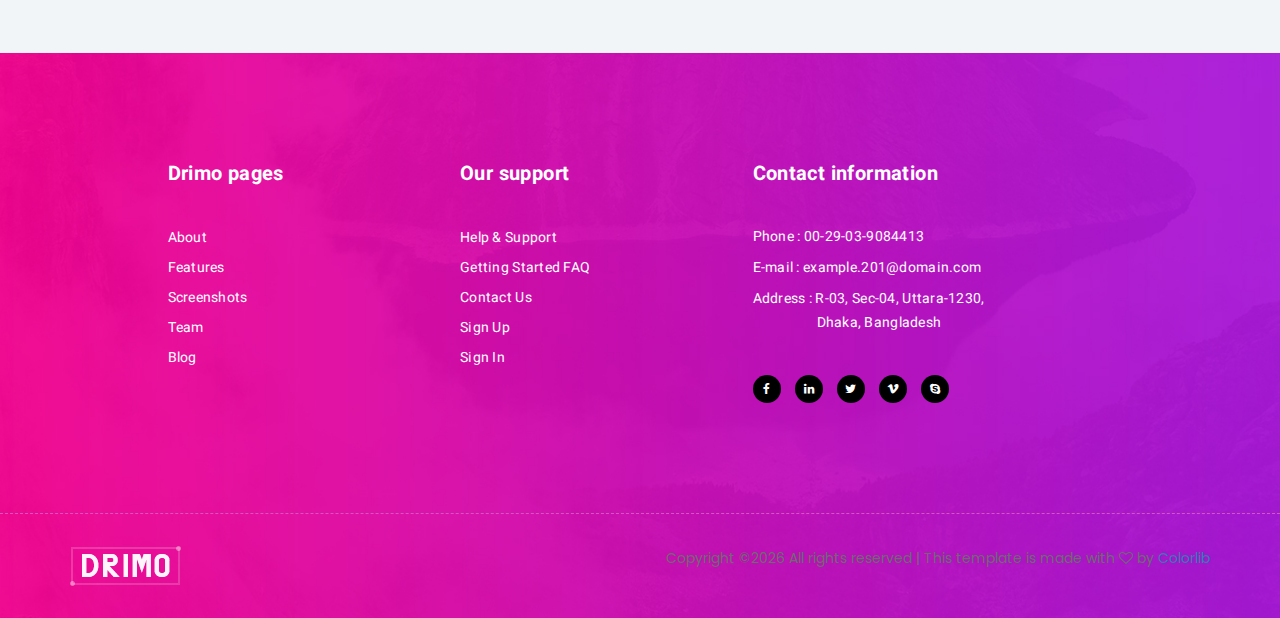
<file: new/index-4.html>
<!DOCTYPE html>
<html lang="en">
    <head>
        <meta charset="utf-8">
        <meta http-equiv="X-UA-Compatible" content="IE=edge">
        <meta name="viewport" content="width=device-width, initial-scale=1">
        
        <link rel="icon" href="img/fav-icon.png" type="image/x-icon" />
        <!-- The above 3 meta tags *must* come first in the head; any other head content must come *after* these tags -->
        <title>Drimo - App Landing Page Template</title>

        <!-- Icon css link -->
        <link href="css/font-awesome.min.css" rel="stylesheet">
        <link href="css/icofont.css" rel="stylesheet">
        
        <!-- Bootstrap -->
        <link href="css/bootstrap.min.css" rel="stylesheet">
        
        <!-- Rev slider css -->
        <link href="vendors/revolution/css/settings.css" rel="stylesheet">
        <link href="vendors/revolution/css/layers.css" rel="stylesheet">
        <link href="vendors/revolution/css/navigation.css" rel="stylesheet">
        <link href="vendors/animate-css/animate.css" rel="stylesheet">
        
        <!-- Extra plugin css -->
        <link href="vendors/magnific-popup/magnific-popup.css" rel="stylesheet">
        <link href="vendors/owl-carousel/assets/owl.carousel.min.css" rel="stylesheet">
        
        <link href="css/style.css" rel="stylesheet">
        <link href="css/responsive.css" rel="stylesheet">

        <!-- HTML5 shim and Respond.js for IE8 support of HTML5 elements and media queries -->
        <!-- WARNING: Respond.js doesn't work if you view the page via file:// -->
        <!--[if lt IE 9]>
        <script src="https://oss.maxcdn.com/html5shiv/3.7.3/html5shiv.min.js"></script>
        <script src="https://oss.maxcdn.com/respond/1.4.2/respond.min.js"></script>
        <![endif]-->
    </head>
    <body data-spy="scroll" data-target="#bs-example-navbar-collapse-1" data-offset="90">
       
       
       <div id="preloader">
            <div id="preloader_spinner">
				<div class="pre_inner">
					<div class="dot dot-1"></div>
					<div class="dot dot-2"></div>
					<div class="dot dot-3"></div>
				</div>
            </div>
        </div>
       
        <!--================Header Area =================-->
        <header class="dash_tp_menu_area">
            <nav class="navbar navbar-default">
                <!-- Brand and toggle get grouped for better mobile display -->
                <div class="navbar-header">
                    <button type="button" class="navbar-toggle collapsed" data-toggle="collapse" data-target="#bs-example-navbar-collapse-1" aria-expanded="false">
                        <span class="sr-only">Toggle navigation</span>
                        <span class="icon-bar"></span>
                        <span class="icon-bar"></span>
                        <span class="icon-bar"></span>
                    </button>
                    <a class="navbar-brand" href="#"><img src="img/dash-logo.png" alt=""></a>
                </div>

                <!-- Collect the nav links, forms, and other content for toggling -->
                <div class="collapse navbar-collapse" id="bs-example-navbar-collapse-1">
                    <ul class="nav navbar-nav">
                        <li class="active"><a href="#about">About</a></li>
                        <li><a href="#feature">Features</a></li>
                        <li><a href="#screenshot">Screenshot</a></li>
                        <li><a href="#team">Tema</a></li>
                        <li><a href="#team">Blog</a></li>
                        <li><a href="#contact">Contact</a></li>
                    </ul>
                    <ul class="nav navbar-nav navbar-right">
                        <li class="get_free_btn"><a href="#">Get Free Try</a></li>
                    </ul>
                </div><!-- /.navbar-collapse -->
            </nav>
        </header>
        <!--================End Header Area =================-->
        
        <!--================Slider Area =================-->
        <section class="main_slider_area">
            <div id="dash_slider" class="rev_slider" data-version="5.3.1.6">
                <ul> 
                    <li data-index="rs-2972" data-transition="slidingoverlayhorizontal" data-slotamount="default" data-hideafterloop="0" data-hideslideonmobile="off"  data-easein="default" data-easeout="default" data-masterspeed="default"  data-thumb="img/home-slider/slider-1.jpg"  data-rotate="0"  data-saveperformance="off"  data-title="Web Show" data-param1="" data-param2="" data-param3="" data-param4="" data-param5="" data-param6="" data-param7="" data-param8="" data-param9="" data-param10="" data-description="">
                        <!-- LAYERS -->
                        <div class="slider_text_box">
                            <div class="tp-caption ds_first_text" 
                            data-x="['left','left','left','left','left']" 
                            data-y="['middle','middle','middle','middle']" 
                            data-hoffset="['0','0','0','15','10']" 
                            data-voffset="['-50','-100','-100','-100','-100']" 
                            data-fontsize="['60','60','60','50','30']"
                            data-lineheight="['85','85','85','60','40']"
                            data-width="['none','none','none','none']"
                            data-height="none"
                            data-whitespace="['nowrap','nowrap','nowrap','nowrap','nowrap']"
                            data-type="text" 
                            data-responsive_offset="on" 
                            data-frames='[{"from":"z:0;rX:0;rY:0;rZ:0;sX:0.9;sY:0.9;skX:0;skY:0;opacity:0;","speed":1500,"to":"o:1;","delay":1700,"ease":"Power3.easeInOut"},{"delay":"wait","speed":1000,"to":"x:left(R);","ease":"Power3.easeIn"}]'
                            data-textAlign="['left','left','left','left','left']"
                            data-paddingtop="[0,0,0,0]"
                            data-paddingright="[0,0,0,0]"
                            data-paddingbottom="[10,10,10,10]"
                            data-paddingleft="[0,0,0,0]">Grow With “Drimo” <br class="ds_br1" /> Deshboard Features</div>
                            
                            <div class="tp-caption ds_secand_text" 
                            data-x="['left','left','left','left','left']" 
                            data-y="['middle','middle','middle','middle']" 
                            data-hoffset="['0','0','0','15','10']" 
                            data-voffset="['130','80','80','50','30']" 
                            data-fontsize="['16','16','16','16','14']"
                            data-lineheight="['28','28','28','28','28']"
                            data-width="['500','500','500','500','100%']"
                            data-height="none"
                            data-whitespace="normal"
                            data-type="text" 
                            data-responsive_offset="on" 
                            data-frames='[{"from":"y:[-100%];z:0;rX:0deg;rY:0;rZ:0;sX:1;sY:1;skX:0;skY:0;","mask":"x:0px;y:0px;s:inherit;e:inherit;","speed":2000,"to":"o:1;","delay":1750,"ease":"Power2.easeInOut"},{"delay":"wait","speed":300,"to":"opacity:0;","ease":"nothing"}]'
                            data-textAlign="['left','left','left','left']"
                            data-paddingtop="[0,0,0,0]"
                            data-paddingright="[0,0,0,0]"
                            data-paddingbottom="[0,0,0,0]"
                            data-paddingleft="[0,0,0,0]">In a professional context it often happens that private or corporate clients corder a publication to be made and presented with the actual content still not being ready.</div>
                            
                            <div class="tp-caption video_text" 
                            data-x="['left','left','left','left','left']" 
                            data-y="['middle','middle','middle','middle']" 
                            data-hoffset="['-40','-40','-40','-20','-15']" 
                            data-voffset="['250','200','200','150','150']" 
                            data-fontsize="['16','16','16','16']"
                            data-lineheight="['28','28','28','28']"
                            data-width="none"
                            data-height="none"
                            data-whitespace="nowrap"
                            data-type="text" 
                            data-responsive_offset="on" 
                            data-frames='[{"from":"y:[-100%];z:0;rX:0deg;rY:0;rZ:0;sX:1;sY:1;skX:0;skY:0;","mask":"x:0px;y:0px;s:inherit;e:inherit;","speed":2000,"to":"o:1;","delay":1750,"ease":"Power2.easeInOut"},{"delay":"wait","speed":300,"to":"opacity:0;","ease":"nothing"}]'
                            data-textAlign="['left','left','left','left']"
                            data-paddingtop="[0,0,0,0]"
                            data-paddingright="[0,0,0,0]"
                            data-paddingbottom="[0,0,0,0]"
                            data-paddingleft="[0,0,0,0]"><img src="img/icon/play-video.png" alt=""> Watch Video</div>
                            
                            <div class="tp-caption right_img" 
                            data-x="['right','right','right','right']" 
                            data-y="['middle','middle','middle','middle']" 
                            data-hoffset="['-350','0','0','0']" 
                            data-voffset="['100','40','40','0']" 
                            data-fontsize="['16','16','16','16']"
                            data-lineheight="['28','28','28','28']"
                            data-width="['none','400']"
                            data-height="none"
                            data-whitespace="nowrap"
                            data-type="text" 
                            data-responsive="on" 
                            data-frames='[{"from":"y:[-100%];z:0;rX:0deg;rY:0;rZ:0;sX:1;sY:1;skX:0;skY:0;","mask":"x:0px;y:0px;s:inherit;e:inherit;","speed":2000,"to":"o:1;","delay":1750,"ease":"Power2.easeInOut"},{"delay":"wait","speed":300,"to":"opacity:0;","ease":"nothing"}]'
                            data-textAlign="['left','left','left','left']"
                            data-paddingtop="[0,0,0,0]"
                            data-paddingright="[0,0,0,0]"
                            data-paddingbottom="[0,0,0,0]"
                            data-paddingleft="[0,0,0,0]"><img src="img/home-slider/slider-right-img.png" alt=""></div>
                        </div>
                    </li>
                    <li data-index="rs-2973" data-transition="slidingoverlayhorizontal" data-slotamount="default" data-hideafterloop="0" data-hideslideonmobile="off"  data-easein="default" data-easeout="default" data-masterspeed="default"  data-thumb="img/home-slider/slider-1.jpg"  data-rotate="0"  data-saveperformance="off"  data-title="Web Show" data-param1="" data-param2="" data-param3="" data-param4="" data-param5="" data-param6="" data-param7="" data-param8="" data-param9="" data-param10="" data-description="">
                        <!-- LAYERS -->
                        <div class="slider_text_box">
                            <div class="tp-caption ds_first_text" 
                            data-x="['left','left','left','left','left']" 
                            data-y="['middle','middle','middle','middle']" 
                            data-hoffset="['0','0','0','15','10']" 
                            data-voffset="['-50','-100','-100','-100','-100']" 
                            data-fontsize="['60','60','60','50','30']"
                            data-lineheight="['85','85','85','60','40']"
                            data-width="['none','none','none','none']"
                            data-height="none"
                            data-whitespace="['nowrap','nowrap','nowrap','nowrap','nowrap']"
                            data-type="text" 
                            data-responsive_offset="on" 
                            data-frames='[{"from":"z:0;rX:0;rY:0;rZ:0;sX:0.9;sY:0.9;skX:0;skY:0;opacity:0;","speed":1500,"to":"o:1;","delay":1700,"ease":"Power3.easeInOut"},{"delay":"wait","speed":1000,"to":"x:left(R);","ease":"Power3.easeIn"}]'
                            data-textAlign="['left','left','left','left','left']"
                            data-paddingtop="[0,0,0,0]"
                            data-paddingright="[0,0,0,0]"
                            data-paddingbottom="[10,10,10,10]"
                            data-paddingleft="[0,0,0,0]">Grow With “Drimo” <br class="ds_br1" /> Deshboard Features</div>
                            
                            <div class="tp-caption ds_secand_text" 
                            data-x="['left','left','left','left','left']" 
                            data-y="['middle','middle','middle','middle']" 
                            data-hoffset="['0','0','0','15','10']" 
                            data-voffset="['130','80','80','50','30']" 
                            data-fontsize="['16','16','16','16','14']"
                            data-lineheight="['28','28','28','28','28']"
                            data-width="['500','500','500','500','100%']"
                            data-height="none"
                            data-whitespace="normal"
                            data-type="text" 
                            data-responsive_offset="on" 
                            data-frames='[{"from":"y:[-100%];z:0;rX:0deg;rY:0;rZ:0;sX:1;sY:1;skX:0;skY:0;","mask":"x:0px;y:0px;s:inherit;e:inherit;","speed":2000,"to":"o:1;","delay":1750,"ease":"Power2.easeInOut"},{"delay":"wait","speed":300,"to":"opacity:0;","ease":"nothing"}]'
                            data-textAlign="['left','left','left','left']"
                            data-paddingtop="[0,0,0,0]"
                            data-paddingright="[0,0,0,0]"
                            data-paddingbottom="[0,0,0,0]"
                            data-paddingleft="[0,0,0,0]">In a professional context it often happens that private or corporate clients corder a publication to be made and presented with the actual content still not being ready.</div>
                            
                            <div class="tp-caption video_text" 
                            data-x="['left','left','left','left','left']" 
                            data-y="['middle','middle','middle','middle']" 
                            data-hoffset="['-40','-40','-40','-20','-15']" 
                            data-voffset="['250','200','200','150','150']" 
                            data-fontsize="['16','16','16','16']"
                            data-lineheight="['28','28','28','28']"
                            data-width="none"
                            data-height="none"
                            data-whitespace="nowrap"
                            data-type="text" 
                            data-responsive_offset="on" 
                            data-frames='[{"from":"y:[-100%];z:0;rX:0deg;rY:0;rZ:0;sX:1;sY:1;skX:0;skY:0;","mask":"x:0px;y:0px;s:inherit;e:inherit;","speed":2000,"to":"o:1;","delay":1750,"ease":"Power2.easeInOut"},{"delay":"wait","speed":300,"to":"opacity:0;","ease":"nothing"}]'
                            data-textAlign="['left','left','left','left']"
                            data-paddingtop="[0,0,0,0]"
                            data-paddingright="[0,0,0,0]"
                            data-paddingbottom="[0,0,0,0]"
                            data-paddingleft="[0,0,0,0]"><img src="img/icon/play-video.png" alt=""> Watch Video</div>
                            
                            <div class="tp-caption right_img" 
                            data-x="['right','right','right','right']" 
                            data-y="['middle','middle','middle','middle']" 
                            data-hoffset="['-350','0','0','0']" 
                            data-voffset="['100','40','40','0']" 
                            data-fontsize="['16','16','16','16']"
                            data-lineheight="['28','28','28','28']"
                            data-width="['none','400']"
                            data-height="none"
                            data-whitespace="nowrap"
                            data-type="text" 
                            data-responsive="on" 
                            data-frames='[{"from":"y:[-100%];z:0;rX:0deg;rY:0;rZ:0;sX:1;sY:1;skX:0;skY:0;","mask":"x:0px;y:0px;s:inherit;e:inherit;","speed":2000,"to":"o:1;","delay":1750,"ease":"Power2.easeInOut"},{"delay":"wait","speed":300,"to":"opacity:0;","ease":"nothing"}]'
                            data-textAlign="['left','left','left','left']"
                            data-paddingtop="[0,0,0,0]"
                            data-paddingright="[0,0,0,0]"
                            data-paddingbottom="[0,0,0,0]"
                            data-paddingleft="[0,0,0,0]"><img src="img/home-slider/slider-right-img.png" alt=""></div>
                        </div>
                    </li>
                </ul>
            </div>
        </section>
        <!--================End Slider Area =================-->
        
        <!--================Powerful Area =================-->
        <section class="powerfull_area" id="about">
            <div class="row pawerfull_area_inner">
                <div class="col-md-5">
                    <div class="power_left_img">
                        <img src="img/power-ds-img.png" alt="">
                    </div>
                </div>
                <div class="col-md-7">
                    <div class="power_right_content">
                        <div class="power_right_content_inner">
                            <h3 class="single_title">Our simple & powerful dashboard</h3>
                            <p>I must explain to you how all this mistaken idea of denouncing pleasure and praising pain was born and I will give you a complete account of the system, and expound the actual teachings of the great explorer of the truth, the master-builder of human happiness. No one rejects, dislikes, or avoids pleasure itself, because it is pleasure, but because those who do not know how to pursue pleasure rationally encounter consequences that are extremely painful. </p>
                            <ul>
                                <li><a href="#"><img src="img/icon/check-icon.png" alt="">Retina Ready</a></li>
                                <li><a href="#"><img src="img/icon/check-icon.png" alt="">Retina Ready</a></li>
                                <li><a href="#"><img src="img/icon/check-icon.png" alt="">Retina Ready</a></li>
                                <li><a href="#"><img src="img/icon/check-icon.png" alt="">Retina Ready</a></li>
                            </ul>
                        </div>
                    </div>
                </div>
            </div>
        </section>
        <!--================End Powerful Area =================-->
        
        <!--================Provide Feature Area =================-->
        <section class="provide_feature_area" id="feature">
            <div class="p_feature_left">
                <div class="p_f_left_content">
                    <h3 class="single_title">We provide features that you need !</h3>
                    <div class="p_left_item_inner">
                        <div class="p_item">
                            <div class="media">
                                <div class="media-left">
                                    <img src="img/icon/p-icon-1.png" alt="">
                                </div>
                                <div class="media-body">
                                    <h4>Perfect Dashboard</h4>
                                    <p>There's lot of hate out there for a text that amounts to little more than garbled words.</p>
                                </div>
                            </div>
                        </div>
                        <div class="p_item">
                            <div class="media">
                                <div class="media-left">
                                    <img src="img/icon/p-icon-2.png" alt="">
                                </div>
                                <div class="media-body">
                                    <h4>SEO Marketing</h4>
                                    <p>There's lot of hate out there for a text that amounts to little more than garbled words.</p>
                                </div>
                            </div>
                        </div>
                        <div class="p_item">
                            <div class="media">
                                <div class="media-left">
                                    <img src="img/icon/p-icon-3.png" alt="">
                                </div>
                                <div class="media-body">
                                    <h4>Unique Design</h4>
                                    <p>There's lot of hate out there for a text that amounts to little more than garbled words.</p>
                                </div>
                            </div>
                        </div>
                        <div class="p_item">
                            <div class="media">
                                <div class="media-left">
                                    <img src="img/icon/p-icon-4.png" alt="">
                                </div>
                                <div class="media-body">
                                    <h4>Data Analytics</h4>
                                    <p>There's lot of hate out there for a text that amounts to little more than garbled words.</p>
                                </div>
                            </div>
                        </div>
                        <div class="p_item">
                            <div class="media">
                                <div class="media-left">
                                    <img src="img/icon/p-icon-5.png" alt="">
                                </div>
                                <div class="media-body">
                                    <h4>Easy Customizable</h4>
                                    <p>There's lot of hate out there for a text that amounts to little more than garbled words.</p>
                                </div>
                            </div>
                        </div>
                        <div class="p_item">
                            <div class="media">
                                <div class="media-left">
                                    <img src="img/icon/p-icon-6.png" alt="">
                                </div>
                                <div class="media-body">
                                    <h4>Easy Log-in / Log-out</h4>
                                    <p>There's lot of hate out there for a text that amounts to little more than garbled words.</p>
                                </div>
                            </div>
                        </div>
                    </div>
                </div>
            </div>
            <div class="p_feature_right">
                <div class="p_feature_img">
                    <img src="img/provide-ds-img.png" alt="">
                </div>
            </div>
        </section>
        <!--================End Provide Feature Area =================-->
        
        <!--================Dashboard Screenshot Area =================-->
        <section class="dash_screen_area" id="screenshot">
            <div class="container">
                <h3 class="single_title">Screenshots our dashboard <br class="t_br" /> works</h3>
            </div>
            <div class="dash_screen_slider owl-carousel">
                <div class="item">
                    <img src="img/laptop-slider/slider-1.jpg" alt="">
                </div>
                <div class="item">
                    <img src="img/laptop-slider/slider-2.jpg" alt="">
                </div>
                <div class="item">
                    <img src="img/laptop-slider/slider-3.jpg" alt="">
                </div>
            </div>
        </section>
        <!--================End Dashboard Screenshot Area =================-->
        
        <!--================Customers Count Area =================-->
        <section class="customer_count_area">
            <div class="container">
                <div class="row">
                    <div class="col-md-3 col-xs-6">
                        <div class="customer_count_item">
                            <img src="img/icon/customer-c-1.png" alt="">
                            <h5>Total Hits</h5>
                            <h4 class="counter">55,000</h4>
                        </div>
                    </div>
                    <div class="col-md-3 col-xs-6">
                        <div class="customer_count_item">
                            <img src="img/icon/customer-c-2.png" alt="">
                            <h5>Total Hits</h5>
                            <h4 class="counter">55,000</h4>
                        </div>
                    </div>
                    <div class="col-md-3 col-xs-6">
                        <div class="customer_count_item">
                            <img src="img/icon/customer-c-3.png" alt="">
                            <h5>Total Hits</h5>
                            <h4 class="counter">55,000</h4>
                        </div>
                    </div>
                    <div class="col-md-3 col-xs-6">
                        <div class="customer_count_item">
                            <img src="img/icon/customer-c-4.png" alt="">
                            <h5>Total Hits</h5>
                            <h4 class="counter">55,000</h4>
                        </div>
                    </div>
                </div>
            </div>
        </section>
        <!--================End Customers Count Area =================-->
        
        <!--================Exclusive Team Memebers Area =================-->
        <section class="exclusive_team_area" id="team">
            <div class="container">
                <div class="exclusive_title">
                    <h2>Our exclusive team members</h2>
                </div>
                <div class="row exclusive_team_inner">
                    <div class="col-md-3 col-xs-6">
                        <div class="exclusive_team_item">
                            <img src="img/team-slider/exclusive-team/ex-team-1.jpg" alt="">
                            <div class="hover_team_details">
                                <a href="#"><h4>Robert Aro</h4></a>
                                <h5>Web Developer</h5>
                                <p>There's lot of hate out there for a text that amounts to little more than garbled.</p>
                                <ul>
                                    <li><a href="#"><i class="fa fa-facebook"></i></a></li>
                                    <li><a href="#"><i class="fa fa-linkedin"></i></a></li>
                                    <li><a href="#"><i class="fa fa-twitter"></i></a></li>
                                    <li><a href="#"><i class="fa fa-vimeo"></i></a></li>
                                </ul>
                            </div>
                        </div>
                    </div>
                    <div class="col-md-3 col-xs-6">
                        <div class="exclusive_team_item">
                            <img src="img/team-slider/exclusive-team/ex-team-2.jpg" alt="">
                            <div class="hover_team_details">
                                <a href="#"><h4>Robert Aro</h4></a>
                                <h5>Web Developer</h5>
                                <p>There's lot of hate out there for a text that amounts to little more than garbled.</p>
                                <ul>
                                    <li><a href="#"><i class="fa fa-facebook"></i></a></li>
                                    <li><a href="#"><i class="fa fa-linkedin"></i></a></li>
                                    <li><a href="#"><i class="fa fa-twitter"></i></a></li>
                                    <li><a href="#"><i class="fa fa-vimeo"></i></a></li>
                                </ul>
                            </div>
                        </div>
                    </div>
                    <div class="col-md-3 col-xs-6">
                        <div class="exclusive_team_item">
                            <img src="img/team-slider/exclusive-team/ex-team-3.jpg" alt="">
                            <div class="hover_team_details">
                                <a href="#"><h4>Robert Aro</h4></a>
                                <h5>Web Developer</h5>
                                <p>There's lot of hate out there for a text that amounts to little more than garbled.</p>
                                <ul>
                                    <li><a href="#"><i class="fa fa-facebook"></i></a></li>
                                    <li><a href="#"><i class="fa fa-linkedin"></i></a></li>
                                    <li><a href="#"><i class="fa fa-twitter"></i></a></li>
                                    <li><a href="#"><i class="fa fa-vimeo"></i></a></li>
                                </ul>
                            </div>
                        </div>
                    </div>
                </div>
            </div>
        </section>
        <!--================End Exclusive Team Memebers Area =================-->
        
        <!--================Discover Video Area =================-->
        <section class="discover_video_area">
            <div class="container">
                <div class="discover_video_text">
                    <h3>Discover more with video </h3>
                    <a class="black_d_btn" href="#">Download Damo</a>
                </div>
                <div class="discover_video_inner">
                    <img src="img/discover-video.jpg" alt="">
                    <a class="popup-youtube" href="https://www.youtube.com/watch?v=WVPRkcczXCY"><i class="fa fa-play"></i></a>
                </div>
            </div>
        </section>
        <!--================End Discover Video Area =================-->
        
        <!--================Advanced Settings Area =================-->
        <section class="advanced_settings_area">
            <div class="advanced_settings_inner">
                <div class="left_advanced">
                    <div class="left_advanced_img">
                        <img src="img/advanced-laptop.png" alt="">
                    </div>
                </div>
                <div class="right_advanced">
                    <div class="right_advanced_text">
                        <h3>Advanced settings & Powerful search</h3>
                        <p>You made all the required mock ups for commissioned layout, got all the <br /> approvals, built a tested code base or had them built, you decided on a content <br />management system.</p>
                        <div class="settings_img">
                            <a href="#"><img src="img/settings-1.png" alt=""></a>
                            <a href="#"><img src="img/settings-2.png" alt=""></a>
                        </div>
                        <a class="black_d_btn_r" href="">Read More</a>
                    </div>
                </div>
            </div>
        </section>
        <!--================End Advanced Settings Area =================-->
        
        <!--================Subscrib Area =================-->
        <section class="subscrib_area2">
            <div class="container">
                <div class="main_title2">
                    <h2>Subscribe our newsletter</h2>
                    <p>it will always have a place in the web workers toolbox, as things happen, not always the way you like it, not always in the preferred order.</p>
                </div>
                <div class="input-group">
                    <input type="text" class="form-control" placeholder="Type your email address">
                    <span class="input-group-btn">
                        <button class="btn btn-default" type="button"><i class="fa fa-paper-plane" aria-hidden="true"></i></button>
                    </span>
                </div>
            </div>
        </section>
        <!--================End Subscrib Area =================-->
        
        <!--================Update Blog Post Area =================-->
        <section class="update_blog_area" id="blog">
            <div class="container">
                <h2 class="single_title_center">Update from our blog post</h2>
                <div class="row update_blog_inner">
                    <div class="col-md-4 col-xs-6">
                        <div class="up_blog_item">
                            <div class="blog_img"><img src="img/blog/update-blog/up-blog-1.jpg" alt=""></div>
                            <div class="up_blog_text">
                                <h5>May 10th, 2017</h5>
                                <a href="#"><h4>This is our latest dashboard design new features</h4></a>
                                <a class="read_c" href="#">Read Contiune <i class="fa fa-angle-right"></i></a>
                            </div>
                        </div>
                    </div>
                    <div class="col-md-4 col-xs-6">
                        <div class="up_blog_item">
                            <div class="blog_img"><img src="img/blog/update-blog/up-blog-2.jpg" alt=""></div>
                            <div class="up_blog_text">
                                <h5>May 10th, 2017</h5>
                                <a href="#"><h4>This is our latest dashboard design new features</h4></a>
                                <a class="read_c" href="#">Read Contiune <i class="fa fa-angle-right"></i></a>
                            </div>
                        </div>
                    </div>
                    <div class="col-md-4 col-xs-6">
                        <div class="up_blog_item">
                            <div class="blog_img"><img src="img/blog/update-blog/up-blog-3.jpg" alt=""></div>
                            <div class="up_blog_text">
                                <h5>May 10th, 2017</h5>
                                <a href="#"><h4>This is our latest dashboard design new features</h4></a>
                                <a class="read_c" href="#">Read Contiune <i class="fa fa-angle-right"></i></a>
                            </div>
                        </div>
                    </div>
                </div>
                <div class="more_post">
                    <a href="#">More Post...</a>
                </div>
            </div>
        </section>
        <!--================End Update Blog Post Area =================-->
        
        <!--================Asked Question Area =================-->
        <section class="asked_ques_area">
            <div class="container">
                <h2 class="single_title_center">Frequently asked some questions</h2>
                <div class="row asked_ques_inner">
                    <div class="col-md-6">
                        <div class="asked_item">
                            <h4>1. Are you know what is drimo dashboard?</h4>
                            <p>Usually, we prefer the real thing, wine without sulfur based preservatives, real butter, not margarine, and so we'd like our layouts and designs to be filled with real words, with thoughts that count.</p>
                        </div>
                    </div>
                    <div class="col-md-6">
                        <div class="asked_item">
                            <h4>2. How can easily I use this admin panel?</h4>
                            <p>You begin with a text, you sculpt information, you chisel away what's not needed, you come to the point, make things clear, add value, you're a content person, you like words. Design is no afterthought, far from it, but it comes in a deserved second.</p>
                        </div>
                    </div>
                    <div class="col-md-6">
                        <div class="asked_item">
                            <h4>3. Which operating system is best & why?</h4>
                            <p>That's not so bad, there's dummy copy to the rescue. But worse, what if the fish doesn't fit in the can, the foot's to big for the boot? Or to small? To short sentences, to many headings, images too large for the proposed design, or too small, or they fit in but it looks iffy for reasons the folks in the meeting can't quite tell right now, but they're unhappy, somehow.</p>
                        </div>
                    </div>
                    <div class="col-md-6">
                        <div class="asked_item">
                            <h4>4. What is the main features & latest opportunity?</h4>
                            <p>The toppings you may chose for that TV dinner pizza slice when you forgot to shop for foods, the paint you may slap on your face to impress the new boss is your business. But what about your daily bread? Design comps, layouts, wireframes—will your clients accept that you go about things the facile way? Authorities in our business will tell in no uncertain terms that Lorem Ipsum is that huge, huge no no to forswear forever. Not so fast, I'd say, there are some redeeming factors in favor of greeking text, as its use is merely the symptom of a worse problem to take into consideration.</p>
                            <p>You begin with a text, you sculpt information, you chisel away what's not needed, you come to the point, make things clear, add value, you're a content person, you like words. May find some redeeming value with, wait for it, dummy copy, no less.</p>
                        </div>
                    </div>
                    <div class="col-md-6">
                        <div class="asked_item">
                            <h4>5. Can I use demon version for some days?</h4>
                            <p>Yes, you prefer the real thing, wine without sulfur based preservatives, real butter, not margarine, and so we'd like our layouts and designs to be filled with real words, with thoughts that count.</p>
                        </div>
                    </div>
                </div>
            </div>
        </section>
        <!--================End Asked Question Area =================-->
        
        <!--================Clients Logo Area =================-->
        <section class="clients_logo_area">
            <div class="container">
                <div class="clients_logo_slider owl-carousel">
                    <div class="item">
                        <img src="img/clients/clients-1.jpg" alt="">
                    </div>
                    <div class="item">
                        <img src="img/clients/clients-1.jpg" alt="">
                    </div>
                    <div class="item">
                        <img src="img/clients/clients-1.jpg" alt="">
                    </div>
                    <div class="item">
                        <img src="img/clients/clients-1.jpg" alt="">
                    </div>
                    <div class="item">
                        <img src="img/clients/clients-1.jpg" alt="">
                    </div>
                </div>
            </div>
        </section>
        <!--================End Clients Logo Area =================-->
        
        <!--================Get Form Area =================-->
        <section class="get_form_area" id="contact">
            <div class="container">
                <h2 class="single_title_center">Get in touch</h2>
                <div class="row m0">
                    <form class="contact_us_form row m0" action="contact_process.php" method="post" id="contactForm" novalidate="novalidate">
                        <div class="form-group col-md-4">
                            <input type="text" class="form-control" id="name" name="name" placeholder="Type name..">
                        </div>
                        <div class="form-group col-md-4">
                            <input type="email" class="form-control" id="email" name="email" placeholder="examplename.20@domain.com">
                        </div>
                        <div class="form-group col-md-4">
                            <input type="text" class="form-control" id="subject" name="subject" placeholder="Subject">
                        </div>
                        <div class="form-group col-md-12">
                            <textarea class="form-control" name="message" id="message" rows="1" placeholder="Type here your massage"></textarea>
                        </div>
                        <div class="form-group col-md-12">
                            <button type="submit" value="submit" class="btn send_btn form-control">Send Message</button>
                        </div>
                    </form>
                </div>
            </div>
        </section>
        <!--================End Get Form Area =================-->
        
        <!--================Footer Area =================-->
        <footer class="pink_footer">
            <div class="pink_footer_wedget_area">
                <div class="container">
                    <div class="row">
                        <div class="col-md-2 col-md-offset-1 col-xs-6">
                            <aside class="f_widget p_menu_widget">
                                <div class="p_f_w_title">
                                    <h3>Drimo pages</h3>
                                </div>
                                <ul>
                                    <li><a href="#">About</a></li>
                                    <li><a href="#">Features</a></li>
                                    <li><a href="#">Screenshots</a></li>
                                    <li><a href="#">Team</a></li>
                                    <li><a href="#">Blog</a></li>
                                </ul>
                            </aside>
                        </div>
                        <div class="col-md-2 col-md-offset-1 col-xs-6">
                            <aside class="f_widget p_support_widget">
                                <div class="p_f_w_title">
                                    <h3>Our support</h3>
                                </div>
                                <ul>
                                    <li><a href="#">Help & Support</a></li>
                                    <li><a href="#">Getting Started FAQ</a></li>
                                    <li><a href="#">Contact Us</a></li>
                                    <li><a href="#">Sign Up</a></li>
                                    <li><a href="#">Sign In</a></li>
                                </ul>
                            </aside>
                        </div>
                        <div class="col-md-3 col-md-offset-1 col-xs-6">
                            <aside class="f_widget p_contact_widget">
                                <div class="p_f_w_title">
                                    <h3>Contact information</h3>
                                </div>
                                <ul class="contact_info">
                                    <li>Phone  :<a href="#"> 00-29-03-9084413</a></li>
                                    <li>E-mail  :<a href="#"> example.201@domain.com</a></li>
                                    <li>Address  :<a href="#"> R-03, Sec-04, Uttara-1230,  <span>Dhaka, Bangladesh</span></a></li>
                                </ul>
                                <ul class="pink_social">
                                    <li><a href="#"><i class="fa fa-facebook"></i></a></li>
                                    <li><a href="#"><i class="fa fa-linkedin"></i></a></li>
                                    <li><a href="#"><i class="fa fa-twitter"></i></a></li>
                                    <li><a href="#"><i class="fa fa-vimeo"></i></a></li>
                                    <li><a href="#"><i class="fa fa-skype"></i></a></li>
                                </ul>
                            </aside>
                        </div>
                        <div class="col-md-2"></div>
                    </div>
                </div>
            </div>
            <div class="pink_copyright">
                <div class="container">
                    <div class="pull-left">
                        <a href="#"><img src="img/dash-logo.png" alt=""></a>
                    </div>
                    <div class="pull-right">
                        <p class="copyright">
                            <!-- Link back to Colorlib can't be removed. Template is licensed under CC BY 3.0. -->
Copyright &copy;<script>document.write(new Date().getFullYear());</script> All rights reserved | This template is made with <i class="fa fa-heart-o" aria-hidden="true"></i> by <a href="https://colorlib.com" target="_blank">Colorlib</a>
<!-- Link back to Colorlib can't be removed. Template is licensed under CC BY 3.0. -->
                        </p>
                    </div>
                </div>
            </div>
        </footer>
        <!--================End Footer Area =================-->
        
        
        
        
        
        
        
        
        
        <!-- jQuery (necessary for Bootstrap's JavaScript plugins) -->
        <script src="js/jquery-2.2.4.js"></script>
        <!-- Include all compiled plugins (below), or include individual files as needed -->
        <script src="js/bootstrap.min.js"></script>
        <!-- Rev slider js -->
        <script src="vendors/revolution/js/jquery.themepunch.tools.min.js"></script>
        <script src="vendors/revolution/js/jquery.themepunch.revolution.min.js"></script>
        <script src="vendors/revolution/js/extensions/revolution.extension.video.min.js"></script>
        <script src="vendors/revolution/js/extensions/revolution.extension.slideanims.min.js"></script>
        <script src="vendors/revolution/js/extensions/revolution.extension.layeranimation.min.js"></script>
        <script src="vendors/revolution/js/extensions/revolution.extension.navigation.min.js"></script>
        <!-- Extra Plugin -->
        <script src="vendors/parallax/jquery.parallax-scroll.js"></script>
        <script src="vendors/magnific-popup/jquery.magnific-popup.min.js"></script>
        <script src="vendors/owl-carousel/owl.carousel.min.js"></script>
        <script src="vendors/counterup/waypoints.min.js"></script>
        <script src="vendors/counterup/jquery.counterup.min.js"></script>
        <script src="vendors/isotope/imagesloaded.pkgd.min.js"></script>
        <script src="vendors/isotope/isotope.pkgd.min.js"></script>
        <script src="vendors/flexslider/flex-slider.js"></script>
        <script src="vendors/flexslider/mixitup.js"></script>
        <script src="vendors/swiper/js/swiper.min.js"></script>
        <script src="vendors/flipster-slider/jquery.flipster.min.js"></script>
        <script src="vendors/nice-selector/jquery.nice-select.min.js"></script>
        
        <script src="js/theme.js"></script>
    </body>
</html>
</file>
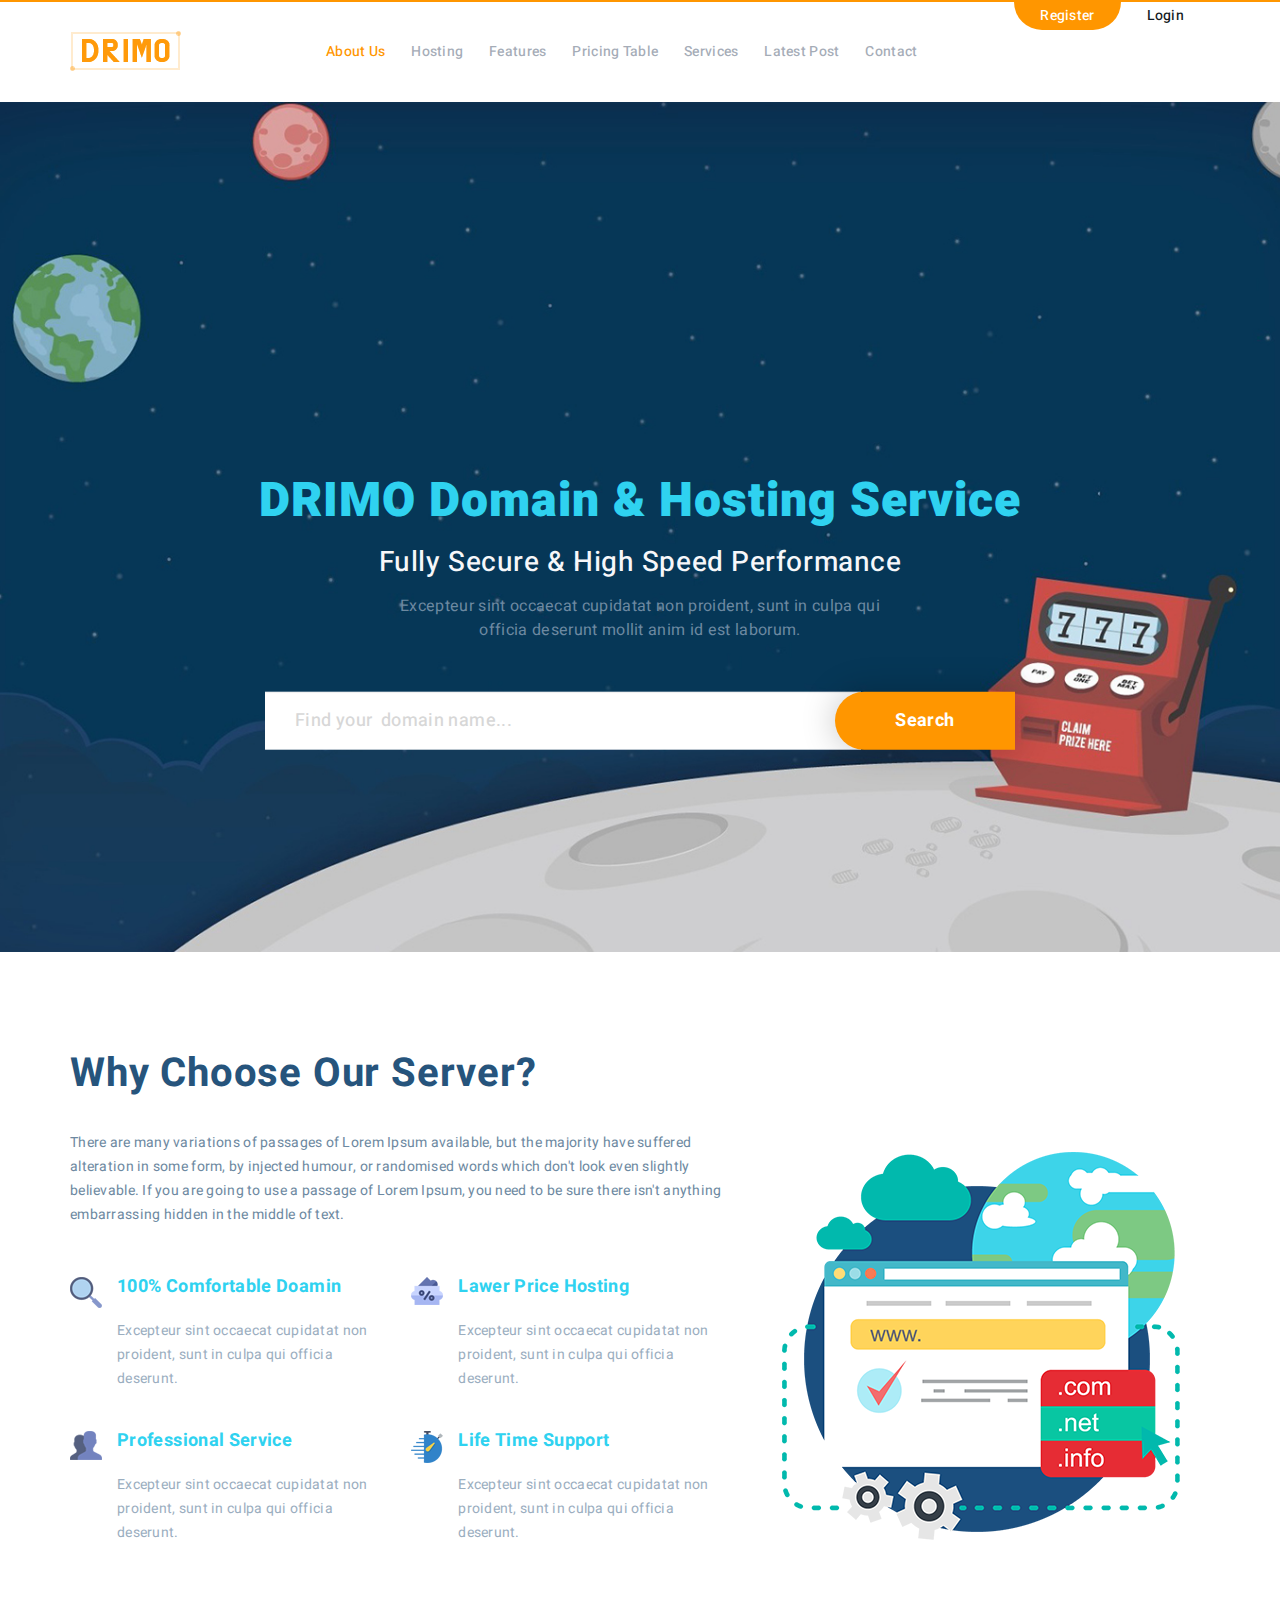
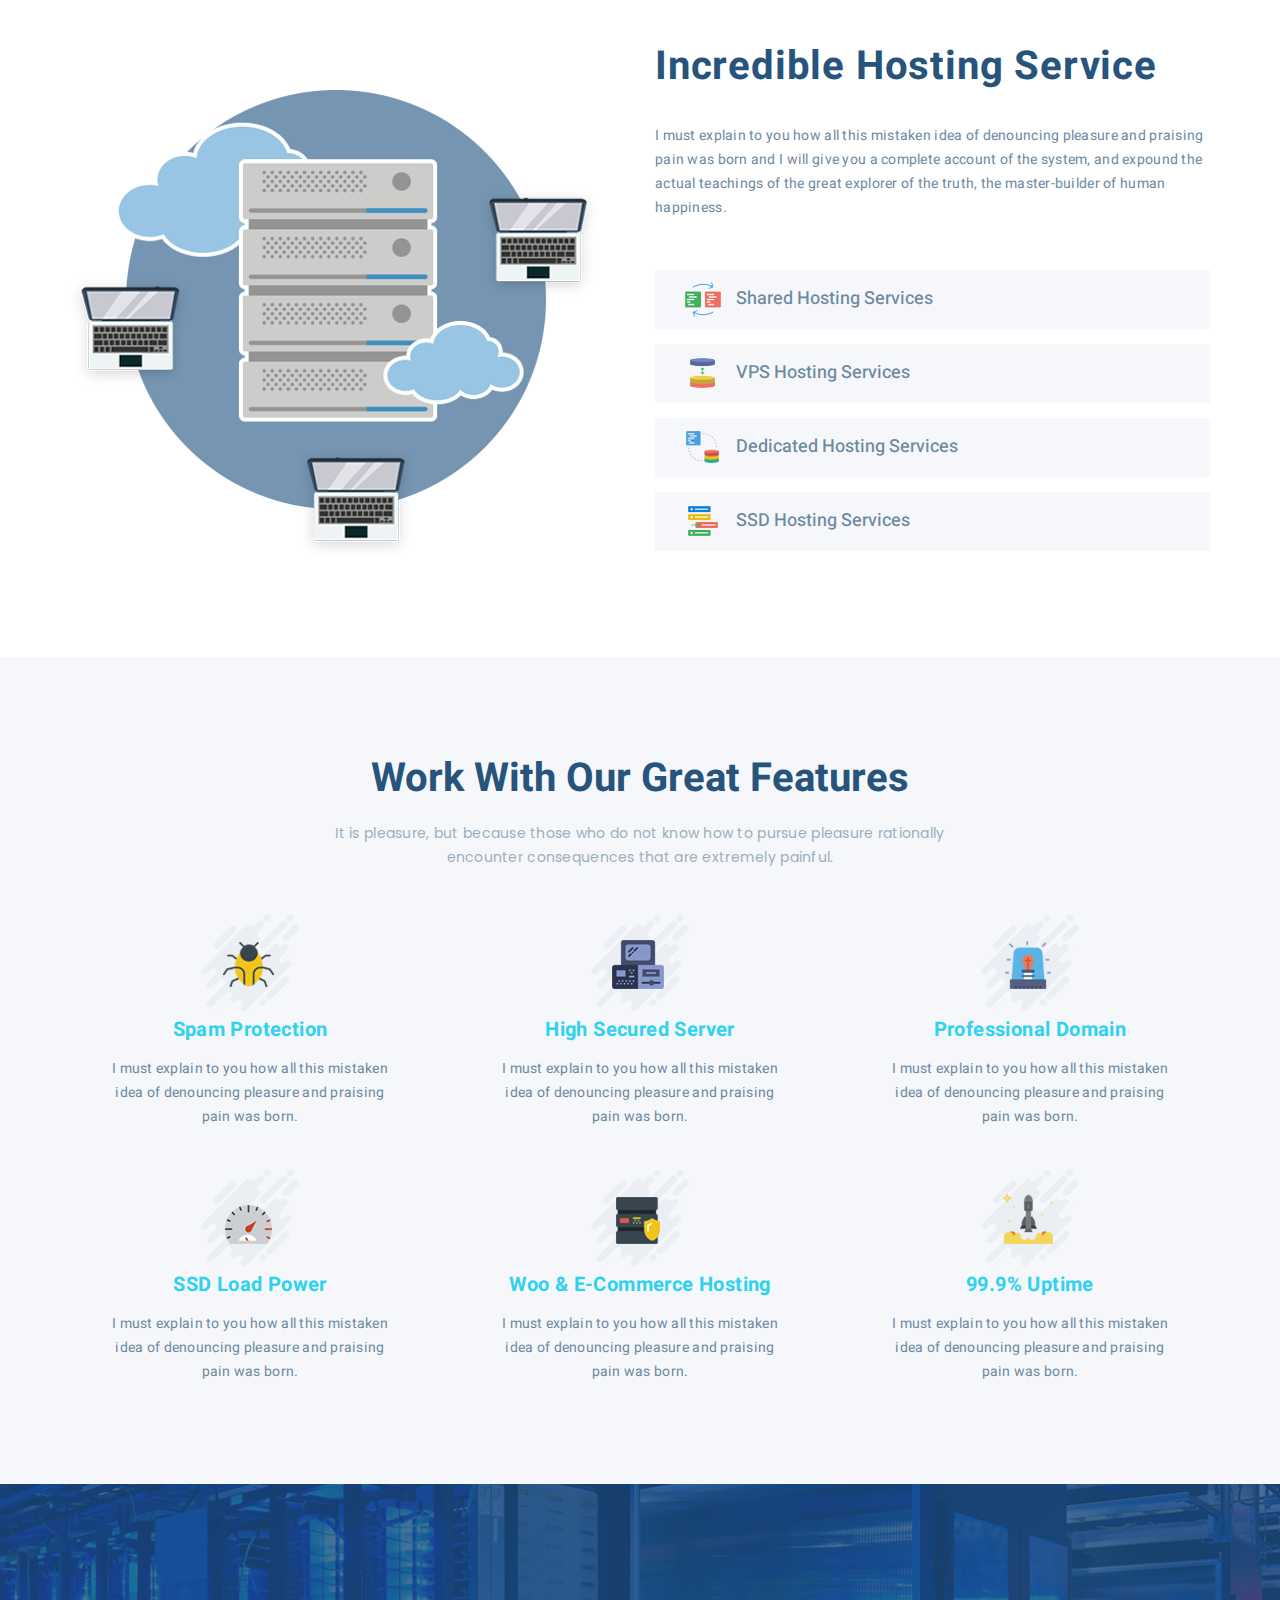
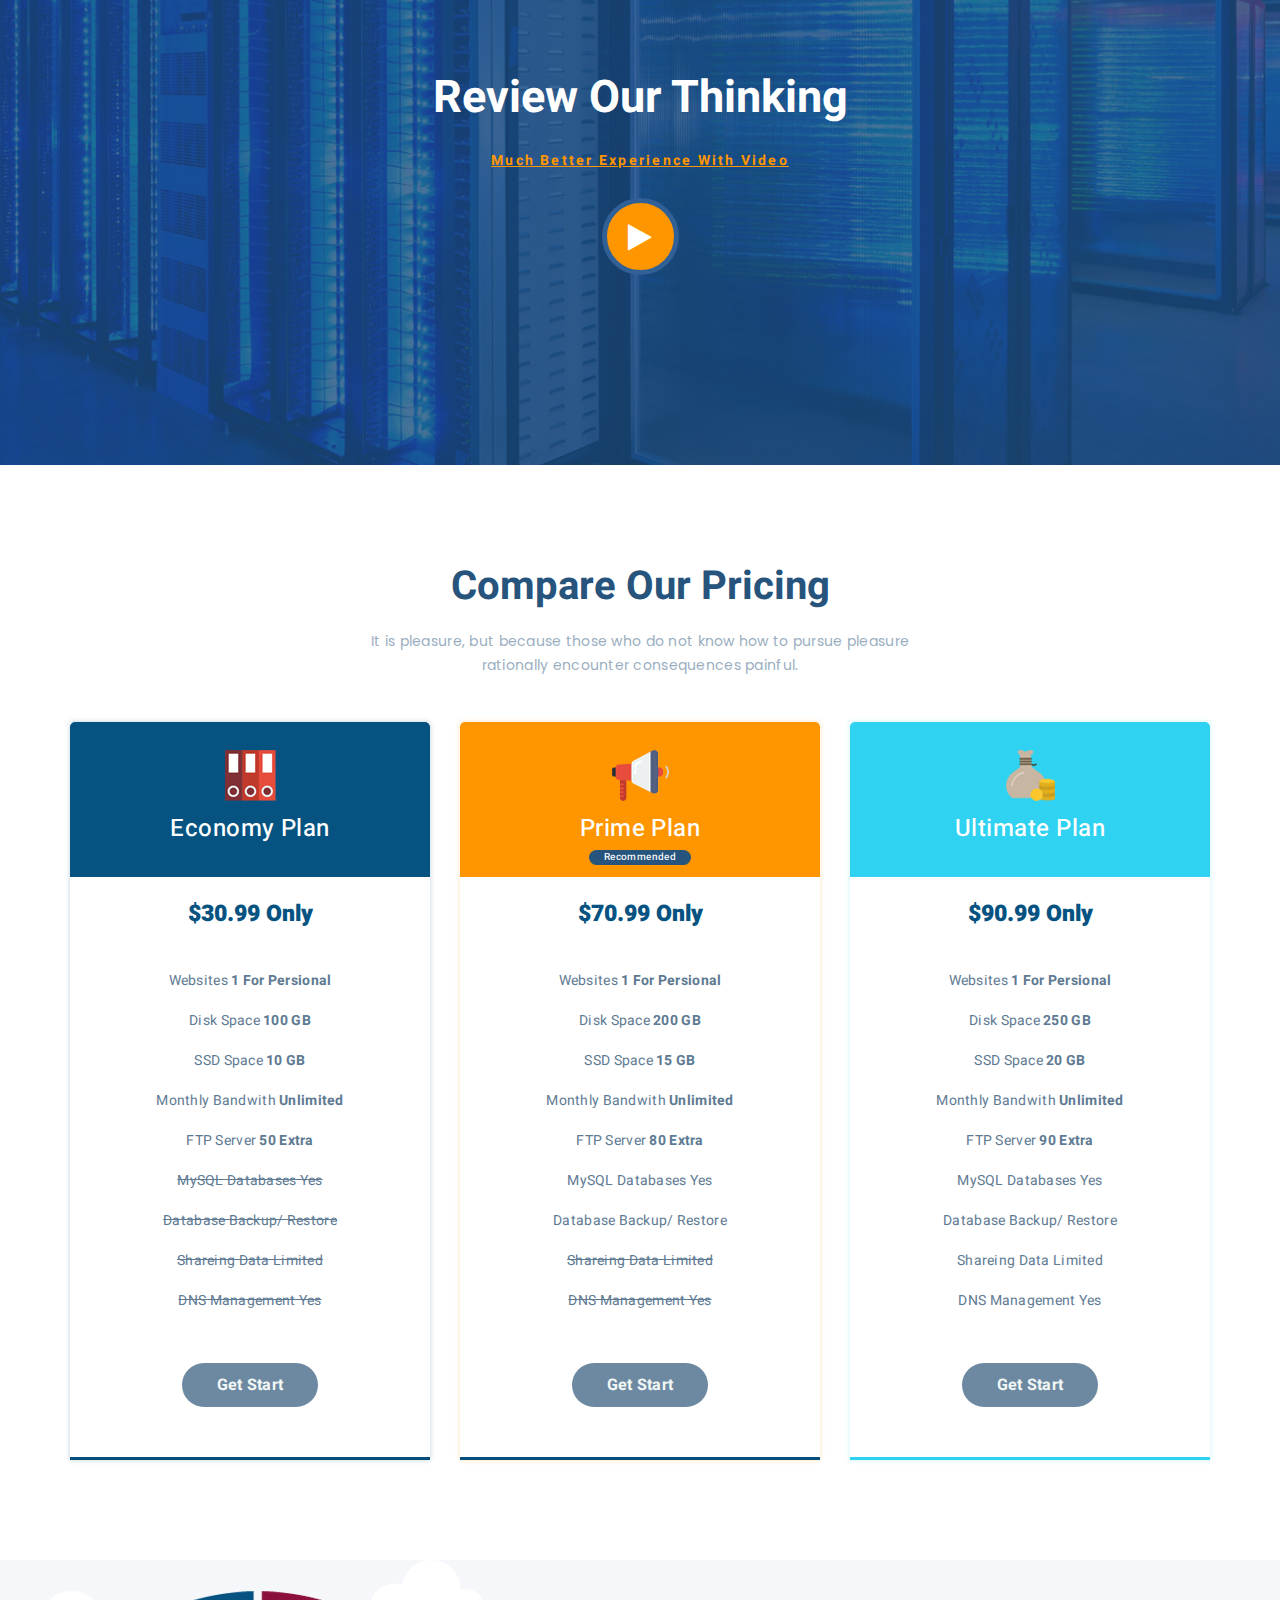
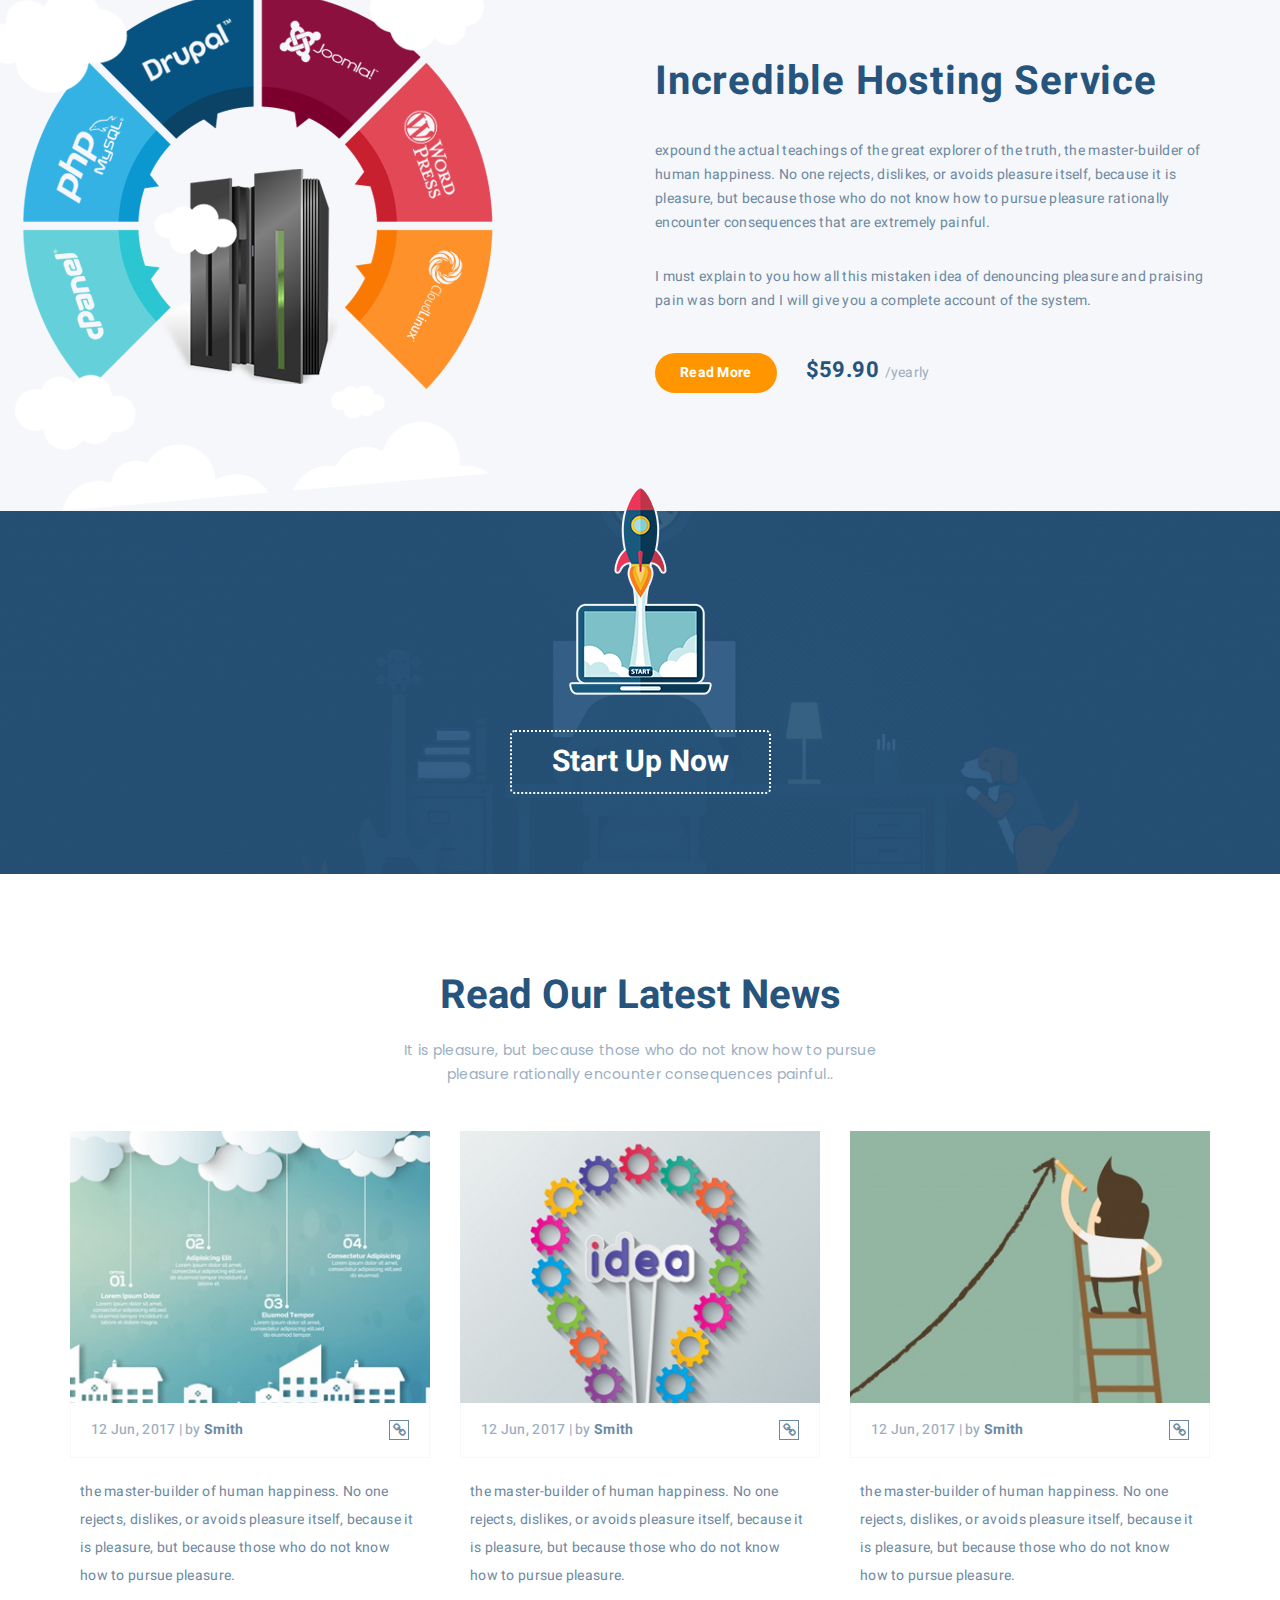
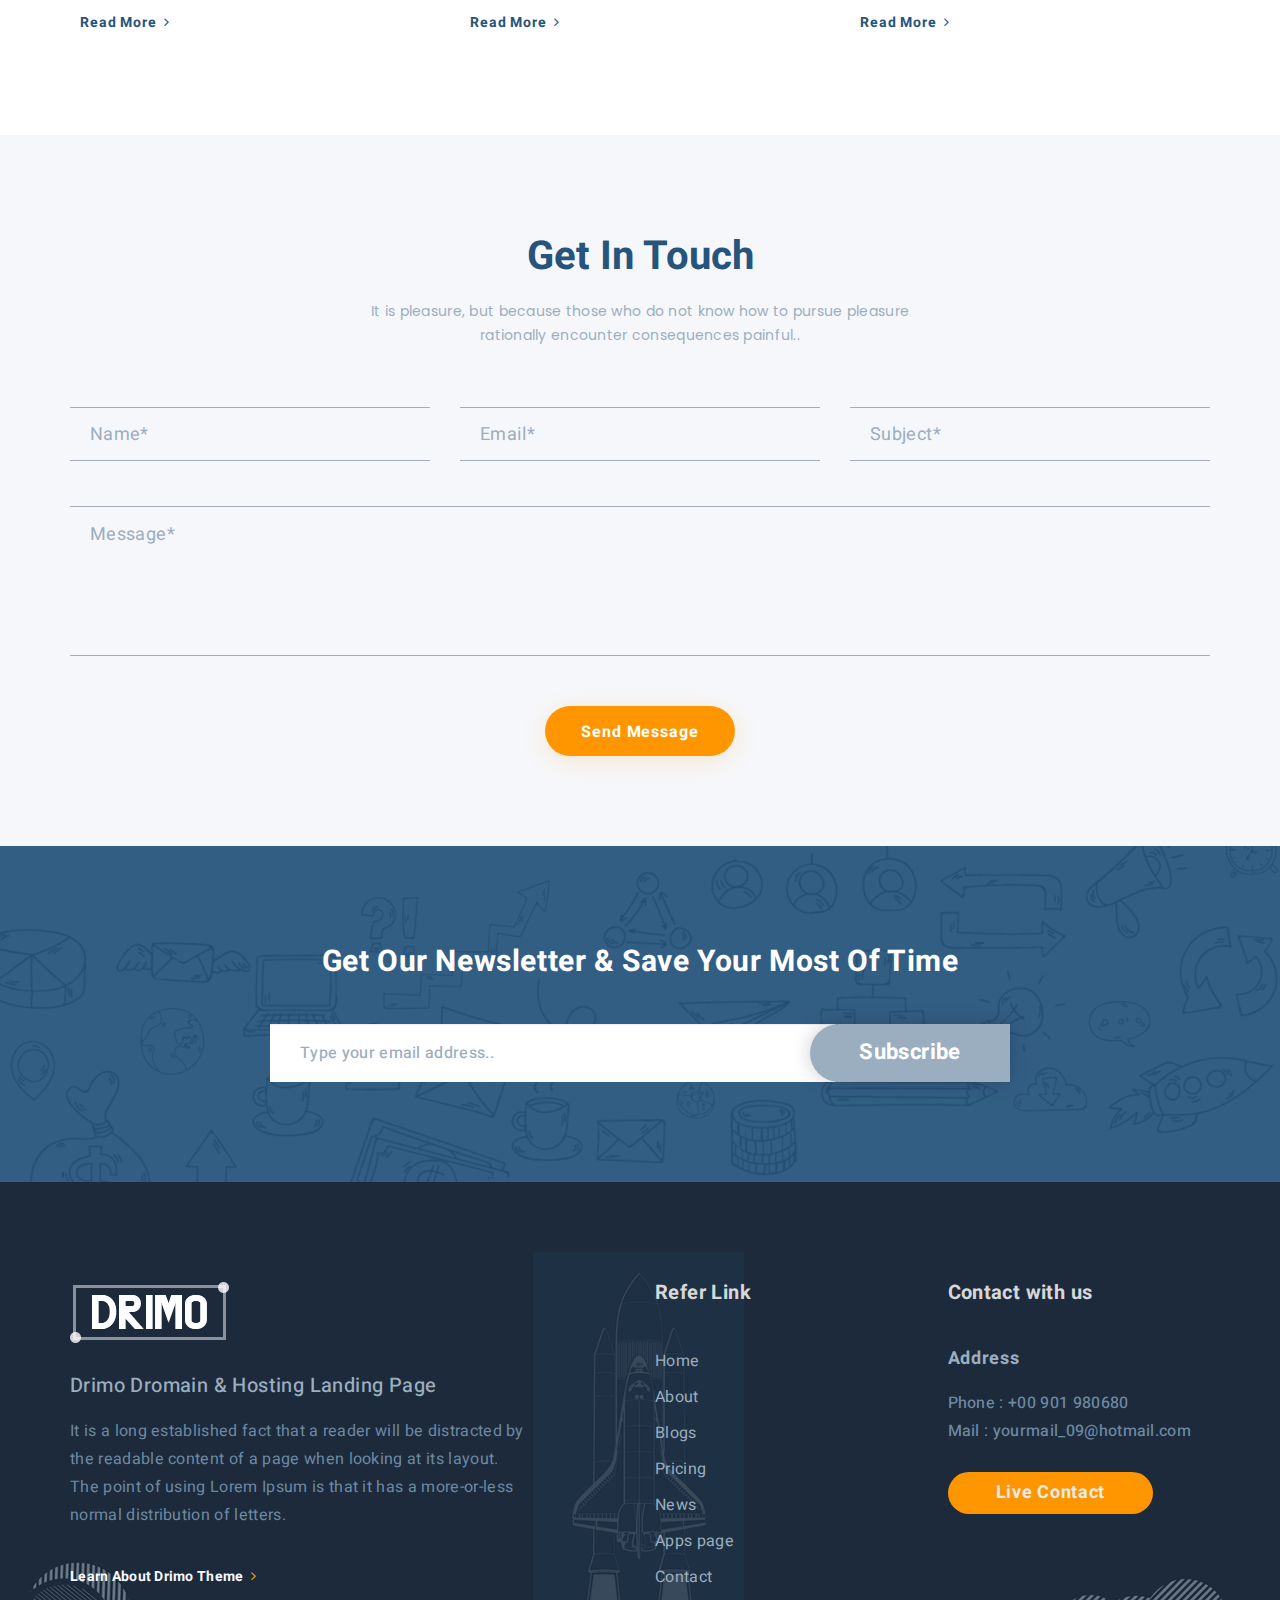
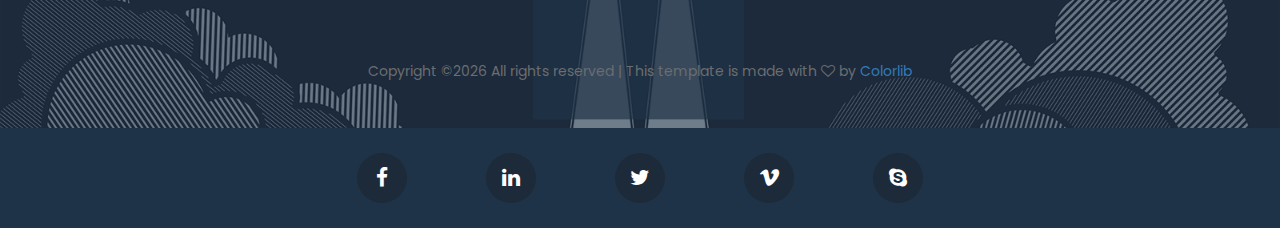
<file: new/index-5.html>
<!DOCTYPE html>
<html lang="en">
    <head>
        <meta charset="utf-8">
        <meta http-equiv="X-UA-Compatible" content="IE=edge">
        <meta name="viewport" content="width=device-width, initial-scale=1">
        
        <link rel="icon" href="img/fav-icon.png" type="image/x-icon" />
        <!-- The above 3 meta tags *must* come first in the head; any other head content must come *after* these tags -->
        <title>Drimo - App Landing Page Template</title>

        <!-- Icon css link -->
        <link href="css/font-awesome.min.css" rel="stylesheet">
        <link href="css/icofont.css" rel="stylesheet">
        
        <!-- Bootstrap -->
        <link href="css/bootstrap.min.css" rel="stylesheet">
        
        <!-- Rev slider css -->
        <link href="vendors/revolution/css/settings.css" rel="stylesheet">
        <link href="vendors/revolution/css/layers.css" rel="stylesheet">
        <link href="vendors/revolution/css/navigation.css" rel="stylesheet">
        <link href="vendors/animate-css/animate.css" rel="stylesheet">
        
        <!-- Extra plugin css -->
        <link href="vendors/magnific-popup/magnific-popup.css" rel="stylesheet">
        <link href="vendors/owl-carousel/assets/owl.carousel.min.css" rel="stylesheet">
        
        <link href="css/style.css" rel="stylesheet">
        <link href="css/responsive.css" rel="stylesheet">

        <!-- HTML5 shim and Respond.js for IE8 support of HTML5 elements and media queries -->
        <!-- WARNING: Respond.js doesn't work if you view the page via file:// -->
        <!--[if lt IE 9]>
        <script src="https://oss.maxcdn.com/html5shiv/3.7.3/html5shiv.min.js"></script>
        <script src="https://oss.maxcdn.com/respond/1.4.2/respond.min.js"></script>
        <![endif]-->
    </head>
    <body data-spy="scroll" data-target="#bs-example-navbar-collapse-1" data-offset="90">
       
       <div id="preloader">
            <div id="preloader_spinner">
				<div class="pre_inner">
					<div class="dot dot-1"></div>
					<div class="dot dot-2"></div>
					<div class="dot dot-3"></div>
				</div>
            </div>
        </div>
       
        <!--================Header Area =================-->
        <header class="hosting_menu">
            <div class="hosting_main_menu">
                <div class="container">
                    <nav class="navbar navbar-default">
                        <!-- Brand and toggle get grouped for better mobile display -->
                        <div class="navbar-header">
                            <button type="button" class="navbar-toggle collapsed" data-toggle="collapse" data-target="#bs-example-navbar-collapse-1" aria-expanded="false">
                                <span class="sr-only">Toggle navigation</span>
                                <span class="icon-bar"></span>
                                <span class="icon-bar"></span>
                                <span class="icon-bar"></span>
                            </button>
                            <a class="navbar-brand" href="#"><img src="img/domain-logo.png" alt=""></a>
                        </div>

                        <!-- Collect the nav links, forms, and other content for toggling -->
                        <div class="collapse navbar-collapse" id="bs-example-navbar-collapse-1">
                            <ul class="nav navbar-nav">
                                <li class="active"><a href="#about">About Us </a></li>
                                <li><a href="#hosting">Hosting</a></li>
                                <li><a href="#feature">Features</a></li>
                                <li><a href="#price">Pricing Table</a></li>
                                <li><a href="#service">Services</a></li>
                                <li class="dropdown submenu">
                                    <a href="#blog" class="dropdown-toggle" data-toggle="dropdown" role="button" aria-haspopup="true" aria-expanded="false">Latest Post</a>
                                    <ul class="dropdown-menu">
                                        <li><a href="index.html">Blog One</a></li>
                                        <li><a href="index-2.html">Blog Two</a></li>
                                        <li><a href="index-3.html">Blog Three</a></li>
                                        <li><a href="index-4.html">Blog Four</a></li>
                                        <li><a href="index-5.html">Blog Five</a></li>
                                    </ul>
                                </li>
                                <li><a href="#contact">Contact</a></li>
                            </ul>
                            <ul class="nav navbar-nav navbar-right">
                                <li><a href="#">Register</a></li>
                                <li><a href="#">Login</a></li>
                            </ul>
                        </div><!-- /.navbar-collapse -->
                    </nav>
                </div>
            </div>
        </header>
        <!--================End Header Area =================-->
        
        <!--================Hosting Slider Area =================-->
        <section class="hostinge_slider_area">
            <div id="main_slider2" class="rev_slider" data-version="5.3.1.6">
                <ul>
                    <li data-index="rs-1587" data-transition="fade" data-slotamount="default" data-hideafterloop="0" data-hideslideonmobile="off"  data-easein="default" data-easeout="default" data-masterspeed="300" data-rotate="0"  data-saveperformance="off"  data-title="Creative" data-param1="01" data-param2="" data-param3="" data-param4="" data-param5="" data-param6="" data-param7="" data-param8="" data-param9="" data-param10="" data-description="">
                    <!-- MAIN IMAGE -->
                    <img src="img/home-slider/hosting-1.jpg"  alt="" data-bgposition="center center" data-bgfit="cover" data-bgrepeat="no-repeat" data-bgparallax="5" class="rev-slidebg" data-no-retina>

                    </li>
                    <li data-index="rs-1588" data-transition="fade" data-slotamount="default" data-hideafterloop="0" data-hideslideonmobile="off"  data-easein="default" data-easeout="default" data-masterspeed="300" data-rotate="0"  data-saveperformance="off"  data-title="Creative" data-param1="01" data-param2="" data-param3="" data-param4="" data-param5="" data-param6="" data-param7="" data-param8="" data-param9="" data-param10="" data-description="">
                    <!-- MAIN IMAGE -->
                    <img src="img/home-slider/hosting-2.jpg"  alt="" data-bgposition="center center" data-bgfit="cover" data-bgrepeat="no-repeat" data-bgparallax="5" class="rev-slidebg" data-no-retina>
                    <!-- LAYERS -->
                        <!-- LAYERS -->

                        <!-- LAYER NR. 1 -->
                    </li>
                    <li data-index="rs-1589" data-transition="fade" data-slotamount="default" data-hideafterloop="0" data-hideslideonmobile="off"  data-easein="default" data-easeout="default" data-masterspeed="300" data-rotate="0"  data-saveperformance="off"  data-title="Creative" data-param1="01" data-param2="" data-param3="" data-param4="" data-param5="" data-param6="" data-param7="" data-param8="" data-param9="" data-param10="" data-description="">
                    <!-- MAIN IMAGE -->
                    <img src="img/home-slider/hosting-1.jpg"  alt="" data-bgposition="center center" data-bgfit="cover" data-bgrepeat="no-repeat" data-bgparallax="5" class="rev-slidebg" data-no-retina>
                        <!-- LAYER NR. 1 -->
                    </li>
                </ul>
            </div>
            <div class="hosting_search_area">
                <div class="container">
                    <div class="hostinge_s_inner">
                        <h3>DRIMO Domain & Hosting Service</h3>
                        <h4>Fully Secure &  High Speed Performance</h4>
                        <p>Excepteur sint occaecat cupidatat non proident, sunt in culpa qui <br /> officia deserunt mollit anim id est laborum.</p>
                        <div class="input-group">
                            <input type="text" class="form-control" placeholder="Find your  domain name...">
                            <span class="input-group-btn">
                                <button class="btn btn-default" type="button">Search</button>
                            </span>
                        </div>
                    </div>
                </div>
            </div>
        </section>
        <!--================End Hosting Slider Area =================-->
        
        <!--================Choose Server Area =================-->
        <section class="choose_server_area" id="hosting">
            <div class="container">
                <div class="row choose_server_inner">
                    <div class="col-md-7">
                        <div class="server_left_text">
                            <div class="server_title">
                                <h2>Why Choose Our Server?</h2>
                                <p>There are many variations of passages of Lorem Ipsum available, but the majority have suffered alteration in some form, by injected humour, or randomised words which don't look even slightly believable. If you are going to use a passage of Lorem Ipsum, you need to be sure there isn't anything embarrassing hidden in the middle of text.</p>
                            </div>
                            <div class="row">
                                <div class="col-md-6">
                                    <div class="media">
                                        <div class="media-left">
                                            <img src="img/icon/server-icon-1.png" alt="">
                                        </div>
                                        <div class="media-body">
                                            <h4>100% Comfortable Doamin</h4>
                                            <p>Excepteur sint occaecat cupidatat non proident, sunt in culpa qui officia deserunt.</p>
                                        </div>
                                    </div>
                                    <div class="media">
                                        <div class="media-left">
                                            <img src="img/icon/server-icon-3.png" alt="">
                                        </div>
                                        <div class="media-body">
                                            <h4>Professional Service</h4>
                                            <p>Excepteur sint occaecat cupidatat non proident, sunt in culpa qui officia deserunt.</p>
                                        </div>
                                    </div>
                                </div>
                                <div class="col-md-6">
                                    <div class="media">
                                        <div class="media-left">
                                            <img src="img/icon/server-icon-2.png" alt="">
                                        </div>
                                        <div class="media-body">
                                            <h4>Lawer Price Hosting</h4>
                                            <p>Excepteur sint occaecat cupidatat non proident, sunt in culpa qui officia deserunt.</p>
                                        </div>
                                    </div>
                                    <div class="media">
                                        <div class="media-left">
                                            <img src="img/icon/server-icon-4.png" alt="">
                                        </div>
                                        <div class="media-body">
                                            <h4>Life Time Support</h4>
                                            <p>Excepteur sint occaecat cupidatat non proident, sunt in culpa qui officia deserunt.</p>
                                        </div>
                                    </div>
                                </div>
                            </div>
                        </div>
                    </div>
                    <div class="col-md-5">
                        <div class="server_right_img">
                            <img src="img/server-1.png" alt="">
                        </div>
                    </div>
                </div>
            </div>
        </section>
        <!--================End Choose Server Area =================-->
        
        <!--================Hosting Service Area =================-->
        <section class="hosting_service_area">
            <div class="container">
                <div class="row hosting_service_inner">
                    <div class="col-md-6">
                        <div class="h_service_left">
                            <img src="img/hosting-service-1.png" alt="">
                        </div>
                    </div>
                    <div class="col-md-6">
                        <div class="h_service_right">
                            <div class="server_title">
                                <h2>Incredible Hosting Service</h2>
                                <p>I must explain to you how all this mistaken idea of denouncing pleasure and praising pain was born and I will give you a complete account of the system, and expound the actual teachings of the great explorer of the truth, the master-builder of human happiness. </p>
                            </div>
                            <div class="h_service_list">
                                <div class="media">
                                    <div class="media-left">
                                        <img src="img/icon/h-service-1.png" alt="">
                                    </div>
                                    <div class="media-body">
                                        <h4>Shared Hosting Services</h4>
                                    </div>
                                </div>
                                <div class="media">
                                    <div class="media-left">
                                        <img src="img/icon/h-service-2.png" alt="">
                                    </div>
                                    <div class="media-body">
                                        <h4>VPS Hosting Services</h4>
                                    </div>
                                </div>
                                <div class="media">
                                    <div class="media-left">
                                        <img src="img/icon/h-service-3.png" alt="">
                                    </div>
                                    <div class="media-body">
                                        <h4>Dedicated Hosting Services</h4>
                                    </div>
                                </div>
                                <div class="media">
                                    <div class="media-left">
                                        <img src="img/icon/h-service-4.png" alt="">
                                    </div>
                                    <div class="media-body">
                                        <h4>SSD Hosting Services</h4>
                                    </div>
                                </div>
                            </div>
                        </div>
                    </div>
                </div>
            </div>
        </section>
        <!--================End Hosting Service Area =================-->
        
        <!--================Great Feature Area =================-->
        <section class="great_feature_area" id="feature">
            <div class="container">
                <div class="great_title">
                    <h2>Work With Our Great Features</h2>
                    <p>It is pleasure, but because those who do not know how to pursue pleasure rationally <br />encounter consequences that are extremely painful.</p>
                </div>
                <div class="great_feature_inner row">
                    <div class="col-md-4">
                        <div class="great_feature_item">
                            <img src="img/icon/g-f-1.png" alt="">
                            <a href="#"><h4>Spam Protection</h4></a>
                            <p>I must explain to you how all this mistaken idea of denouncing pleasure and praising pain was born.</p>
                        </div>
                    </div>
                    <div class="col-md-4">
                        <div class="great_feature_item">
                            <img src="img/icon/g-f-2.png" alt="">
                            <a href="#"><h4>High Secured Server</h4></a>
                            <p>I must explain to you how all this mistaken idea of denouncing pleasure and praising pain was born.</p>
                        </div>
                    </div>
                    <div class="col-md-4">
                        <div class="great_feature_item">
                            <img src="img/icon/g-f-3.png" alt="">
                            <a href="#"><h4>Professional Domain</h4></a>
                            <p>I must explain to you how all this mistaken idea of denouncing pleasure and praising pain was born.</p>
                        </div>
                    </div>
                    <div class="col-md-4">
                        <div class="great_feature_item">
                            <img src="img/icon/g-f-4.png" alt="">
                            <a href="#"><h4>SSD Load Power</h4></a>
                            <p>I must explain to you how all this mistaken idea of denouncing pleasure and praising pain was born.</p>
                        </div>
                    </div>
                    <div class="col-md-4">
                        <div class="great_feature_item">
                            <img src="img/icon/g-f-5.png" alt="">
                            <a href="#"><h4>Woo & E-Commerce Hosting</h4></a>
                            <p>I must explain to you how all this mistaken idea of denouncing pleasure and praising pain was born.</p>
                        </div>
                    </div>
                    <div class="col-md-4">
                        <div class="great_feature_item">
                            <img src="img/icon/g-f-6.png" alt="">
                            <a href="#"><h4>99.9%  Uptime</h4></a>
                            <p>I must explain to you how all this mistaken idea of denouncing pleasure and praising pain was born.</p>
                        </div>
                    </div>
                </div>
            </div>
        </section>
        <!--================End Great Feature Area =================-->
        
        <!--================River Video Area =================-->
        <section class="river_video_area">
            <div class="container">
                <div class="river_video_inner">
                    <h4>Review Our Thinking </h4>
                    <h5>Much Better Experience With Video</h5>
                    <a class="popup-youtube" href="https://www.youtube.com/watch?v=WVPRkcczXCY"><i class="fa fa-play"></i></a>
                </div>
            </div>
        </section>
        <!--================End River Video Area =================-->
        
        <!--================Server Price Area =================-->
        <div class="server_price_area" id="price">
            <div class="container">
                <div class="great_title">
                    <h2>Compare Our Pricing</h2>
                    <p>It is pleasure, but because those who do not know how to pursue pleasure <br /> rationally encounter consequences painful.</p>
                </div>
                <div class="row service_price_inner">
                    <div class="col-md-4 col-xs-6">
                        <div class="server_price_item">
                            <div class="pirce_head">
                                <img src="img/icon/s-price-1.png" alt="">
                                <h4>Economy Plan</h4>
                            </div>
                            <div class="pirce_body">
                                <h5>$30.99 Only</h5>
                                <ul>
                                    <li><a href="#">Websites <span>1 For Persional</span></a></li>
                                    <li><a href="#">Disk Space <span>100 GB</span></a></li>
                                    <li><a href="#">SSD Space <span>10 GB</span></a></li>
                                    <li><a href="#">Monthly Bandwith <span>Unlimited</span></a></li>
                                    <li><a href="#">FTP Server <span>50 Extra</span></a></li>
                                    <li><a href="#"><del>MySQL Databases Yes</del></a></li>
                                    <li><a href="#"><del>Database Backup/ Restore</del></a></li>
                                    <li><a href="#"><del>Shareing Data Limited</del></a></li>
                                    <li><a href="#"><del>DNS Management Yes</del></a></li>
                                </ul>
                                <div class="pirce_footer">
                                    <a href="#">Get Start</a>
                                </div>
                            </div>
                        </div>
                    </div>
                    <div class="col-md-4 col-xs-6">
                        <div class="server_price_item prime">
                            <div class="pirce_head">
                                <img src="img/icon/s-price-2.png" alt="">
                                <h4>Prime Plan</h4>
                                <h6>Recommended</h6>
                            </div>
                            <div class="pirce_body">
                                <h5>$70.99 Only</h5>
                                <ul>
                                    <li><a href="#">Websites <span>1 For Persional</span></a></li>
                                    <li><a href="#">Disk Space <span>200 GB</span></a></li>
                                    <li><a href="#">SSD Space <span>15 GB</span></a></li>
                                    <li><a href="#">Monthly Bandwith <span>Unlimited</span></a></li>
                                    <li><a href="#">FTP Server <span>80 Extra</span></a></li>
                                    <li><a href="#">MySQL Databases Yes</a></li>
                                    <li><a href="#">Database Backup/ Restore</a></li>
                                    <li><a href="#"><del>Shareing Data Limited</del></a></li>
                                    <li><a href="#"><del>DNS Management Yes</del></a></li>
                                </ul>
                                <div class="pirce_footer">
                                    <a href="#">Get Start</a>
                                </div>
                            </div>
                        </div>
                    </div>
                    <div class="col-md-4 col-xs-6">
                        <div class="server_price_item ultimate">
                            <div class="pirce_head">
                                <img src="img/icon/s-price-3.png" alt="">
                                <h4>Ultimate Plan</h4>
                            </div>
                            <div class="pirce_body">
                                <h5>$90.99 Only</h5>
                                <ul>
                                    <li><a href="#">Websites <span>1 For Persional</span></a></li>
                                    <li><a href="#">Disk Space <span>250 GB</span></a></li>
                                    <li><a href="#">SSD Space <span>20 GB</span></a></li>
                                    <li><a href="#">Monthly Bandwith <span>Unlimited</span></a></li>
                                    <li><a href="#">FTP Server <span>90 Extra</span></a></li>
                                    <li><a href="#">MySQL Databases Yes</a></li>
                                    <li><a href="#">Database Backup/ Restore</a></li>
                                    <li><a href="#">Shareing Data Limited</a></li>
                                    <li><a href="#">DNS Management Yes</a></li>
                                </ul>
                                <div class="pirce_footer">
                                    <a href="#">Get Start</a>
                                </div>
                            </div>
                        </div>
                    </div>
                </div>
            </div>
        </div>
        <!--================End Server Price Area =================-->
        
        <!--================Popular Service Area =================-->
        <section class="popular_service_area" id="service">
            <div class="container">
                <div class="row popular_service_inner">
                    <div class="col-md-6">
                        <div class="popular_s_img">
                            <img src="img/service/popular-s-hos.png" alt="">
                        </div>
                    </div>
                    <div class="col-md-6">
                        <div class="popular_s_text">
                            <div class="server_title">
                                <h2>Incredible Hosting Service</h2>
                                <p>expound the actual teachings of the great explorer of the truth, the master-builder of human happiness. No one rejects, dislikes, or avoids pleasure itself, because it is pleasure, but because those who do not know how to pursue pleasure rationally encounter consequences that are extremely painful.</p>
                                <p>I must explain to you how all this mistaken idea of denouncing pleasure and praising pain was born and I will give you a complete account of the system.</p>
                            </div>
                            <a href="#">Read More</a>
                            <h5>$59.90 <span>/yearly</span></h5>
                        </div>
                    </div>
                </div>
            </div>
        </section>
        <!--================End Popular Service Area =================-->
        
        <!--================Start Up Area =================-->
        <section class="start_up_area">
            <div class="container">
                <div class="start_up_inner">
                    <img src="img/start-up.png" alt="">
                    <a href="#">Start Up Now</a>
                </div>
            </div>
        </section>
        <!--================End Start Up Area =================-->
        
        <!--================Read Latest News Area =================-->
        <section class="read_latest_news" id="blog">
            <div class="container">
                <div class="great_title">
                    <h2>Read Our Latest News</h2>
                    <p>It is pleasure, but because those who do not know how to pursue <br /> pleasure rationally encounter consequences painful..</p>
                </div>
                <div class="row r_latest_news_inner">
                    <div class="col-md-4 col-xs-6">
                        <div class="r_l_news_item">
                            <a class="r_news_img" href="#">
                                <img src="img/blog/r-l-news/r-l-news-1.jpg" alt="">
                            </a>
                            <div class="r_news_text">
                                <div class="r_date">
                                    <div class="pull-left">
                                        <h6>12 Jun, 2017  |  by <span>Smith</span> </h6>
                                    </div>
                                    <div class="pull-right">
                                        <a href="#"><i class="fa fa-link" aria-hidden="true"></i></a>
                                    </div>
                                </div>
                                <div class="news_text_inner">
                                    <p>the master-builder of human happiness. No one rejects, dislikes, or avoids pleasure itself, because it is pleasure, but because those who do not know how to pursue pleasure.</p>
                                    <a class="r_news_more" href="#">Read More <i class="fa fa-angle-right" aria-hidden="true"></i></a>
                                </div>
                            </div>
                        </div>
                    </div>
                    <div class="col-md-4 col-xs-6">
                        <div class="r_l_news_item">
                            <a class="r_news_img" href="#">
                                <img src="img/blog/r-l-news/r-l-news-2.jpg" alt="">
                            </a>
                            <div class="r_news_text">
                                <div class="r_date">
                                    <div class="pull-left">
                                        <h6>12 Jun, 2017  |  by <span>Smith</span> </h6>
                                    </div>
                                    <div class="pull-right">
                                        <a href="#"><i class="fa fa-link" aria-hidden="true"></i></a>
                                    </div>
                                </div>
                                <div class="news_text_inner">
                                    <p>the master-builder of human happiness. No one rejects, dislikes, or avoids pleasure itself, because it is pleasure, but because those who do not know how to pursue pleasure.</p>
                                    <a class="r_news_more" href="#">Read More <i class="fa fa-angle-right" aria-hidden="true"></i></a>
                                </div>
                            </div>
                        </div>
                    </div>
                    <div class="col-md-4 col-xs-6">
                        <div class="r_l_news_item">
                            <a class="r_news_img" href="#">
                                <img src="img/blog/r-l-news/r-l-news-3.jpg" alt="">
                            </a>
                            <div class="r_news_text">
                                <div class="r_date">
                                    <div class="pull-left">
                                        <h6>12 Jun, 2017  |  by <span>Smith</span> </h6>
                                    </div>
                                    <div class="pull-right">
                                        <a href="#"><i class="fa fa-link" aria-hidden="true"></i></a>
                                    </div>
                                </div>
                                <div class="news_text_inner">
                                    <p>the master-builder of human happiness. No one rejects, dislikes, or avoids pleasure itself, because it is pleasure, but because those who do not know how to pursue pleasure.</p>
                                    <a class="r_news_more" href="#">Read More <i class="fa fa-angle-right" aria-hidden="true"></i></a>
                                </div>
                            </div>
                        </div>
                    </div>
                </div>
            </div>
        </section>
        <!--================End Read Latest News Area =================-->
        
        <!--================Touch Contact Form Area =================-->
        <section class="touch_five_contact_area" id="contact">
            <div class="container">
                <div class="great_title">
                    <h2>Get In Touch</h2>
                    <p>It is pleasure, but because those who do not know how to pursue pleasure  <br />rationally encounter consequences painful..</p>
                </div>
                <form class="row contact_form" action="contact_process.php" method="post" id="contactForm" novalidate="novalidate">
                    <div class="form-group col-md-4">
                        <input type="text" class="form-control" id="name" name="name" placeholder="Name*">
                    </div>
                    <div class="form-group col-md-4">
                        <input type="email" class="form-control" id="email" name="email" placeholder="Email*">
                    </div>
                    <div class="form-group col-md-4">
                        <input type="text" class="form-control" id="subject" name="subject" placeholder="Subject*">
                    </div>
                    <div class="form-group col-md-12">
                        <textarea class="form-control" name="message" id="message" rows="1" placeholder="Message*"></textarea>
                    </div>
                    <div class="form-group col-md-12">
                        <button type="submit" value="submit your quote" class="btn send_btn form-control">Send Message</button>
                     </div>
                </form>
            </div>
        </section>
        <!--================End Touch Contact Form Area =================-->
        
        <!--================Time Newslater Area =================-->
        
        <section class="time_newsletter">
            <div class="hosting_search_area">
                <div class="container">
                    <div class="hostinge_s_inner">
                        <h5>Get Our Newsletter & Save Your Most Of Time</h5>
                        <div class="input-group">
                            <input type="text" class="form-control" placeholder="Type your email address..">
                            <span class="input-group-btn">
                                <button class="btn btn-default" type="button">Subscribe</button>
                            </span>
                        </div>
                    </div>
                </div>
            </div>
        </section>
        <!--================End Time Newslater Area =================-->
        
        <!--================Footer Area =================-->
        <footer class="footer_five_area">
            <div class="footer_five_widget">
                <div class="container">
                    <div class="row footer_five_w_inner">
                        <div class="col-md-5 col-xs-12">
                            <aside class="f_f_right f_ab_widget">
                                <img src="img/footer-five-logo.png" alt="">
                                <h5>Drimo Dromain & Hosting Landing Page</h5>
                                <p>It is a long established fact that a reader will be distracted by the readable content of a page when looking at its layout. The point of using Lorem Ipsum is that it has a more-or-less normal distribution of letters.</p>
                                <a href="#"><h6>Learn About  Drimo Theme <i class="fa fa-angle-right" aria-hidden="true"></i></h6></a>
                            </aside>
                        </div>
                        <div class="col-md-2 col-md-offset-1 col-sm-6">
                            <aside class="f_f_right f_link_widget">
                                <div class="f_f_title">
                                    <h3>Refer Link</h3>
                                </div>
                                <ul>
                                    <li><a href="#"><i class="fa fa-angle-right" aria-hidden="true"></i>Home</a></li>
                                    <li><a href="#"><i class="fa fa-angle-right" aria-hidden="true"></i>About</a></li>
                                    <li><a href="#"><i class="fa fa-angle-right" aria-hidden="true"></i>Blogs</a></li>
                                    <li><a href="#"><i class="fa fa-angle-right" aria-hidden="true"></i>Pricing</a></li>
                                    <li><a href="#"><i class="fa fa-angle-right" aria-hidden="true"></i>News</a></li>
                                    <li><a href="#"><i class="fa fa-angle-right" aria-hidden="true"></i>Apps page</a></li>
                                    <li><a href="#"><i class="fa fa-angle-right" aria-hidden="true"></i>Contact</a></li>
                                </ul>
                            </aside>
                        </div>
                        <div class="col-md-3 col-md-offset-1 col-sm-6">
                            <aside class="f_f_right f_contact_widget">
                                <div class="f_f_title">
                                    <h3>Contact with us</h3>
                                </div>
                                <h5>Address</h5>
                                <ul>
                                    <li><a href="#">Phone :  +00 901 980680</a></li>
                                    <li><a href="#">Mail :  yourmail_09@hotmail.com</a></li>
                                </ul>
                                <a class="live_contact" href="#">Live Contact</a>
                            </aside>
                        </div>
                    </div>
                    <div class="f_five_copy_right_text">
                        <p class="copyright">
                            <!-- Link back to Colorlib can't be removed. Template is licensed under CC BY 3.0. -->
Copyright &copy;<script>document.write(new Date().getFullYear());</script> All rights reserved | This template is made with <i class="fa fa-heart-o" aria-hidden="true"></i> by <a href="https://colorlib.com" target="_blank">Colorlib</a>
<!-- Link back to Colorlib can't be removed. Template is licensed under CC BY 3.0. -->
                        </p>
                    </div>
                </div>
            </div>
            <div class="footer_five_social">
                <div class="container">
                    <ul>
                        <li><a href="#"><i class="fa fa-facebook"></i></a></li>
                        <li><a href="#"><i class="fa fa-linkedin"></i></a></li>
                        <li><a href="#"><i class="fa fa-twitter"></i></a></li>
                        <li><a href="#"><i class="fa fa-vimeo"></i></a></li>
                        <li><a href="#"><i class="fa fa-skype"></i></a></li>
                    </ul>
                </div>
            </div>
        </footer>
        <!--================End Footer Area =================-->
        
        
        
        
        
        
        
        
        
        <!-- jQuery (necessary for Bootstrap's JavaScript plugins) -->
        <script src="js/jquery-2.2.4.js"></script>
        <!-- Include all compiled plugins (below), or include individual files as needed -->
        <script src="js/bootstrap.min.js"></script>
        <!-- Rev slider js -->
        <script src="vendors/revolution/js/jquery.themepunch.tools.min.js"></script>
        <script src="vendors/revolution/js/jquery.themepunch.revolution.min.js"></script>
        <script src="vendors/revolution/js/extensions/revolution.extension.video.min.js"></script>
        <script src="vendors/revolution/js/extensions/revolution.extension.slideanims.min.js"></script>
        <script src="vendors/revolution/js/extensions/revolution.extension.layeranimation.min.js"></script>
        <script src="vendors/revolution/js/extensions/revolution.extension.navigation.min.js"></script>
        <!-- Extra Plugin -->
        <script src="vendors/parallax/jquery.parallax-scroll.js"></script>
        <script src="vendors/magnific-popup/jquery.magnific-popup.min.js"></script>
        <script src="vendors/owl-carousel/owl.carousel.min.js"></script>
        <script src="vendors/counterup/waypoints.min.js"></script>
        <script src="vendors/counterup/jquery.counterup.min.js"></script>
        <script src="vendors/isotope/imagesloaded.pkgd.min.js"></script>
        <script src="vendors/isotope/isotope.pkgd.min.js"></script>
        <script src="vendors/flexslider/flex-slider.js"></script>
        <script src="vendors/flexslider/mixitup.js"></script>
        <script src="vendors/swiper/js/swiper.min.js"></script>
        <script src="vendors/flipster-slider/jquery.flipster.min.js"></script>
        <script src="vendors/nice-selector/jquery.nice-select.min.js"></script>
        
        <script src="js/theme.js"></script>
    </body>
</html>
</file>
<file: assets/vendor/venobox/venobox.css>
/* ------ venobox.css --------*/
.vbox-overlay *, .vbox-overlay *:before, .vbox-overlay *:after{
    -webkit-backface-visibility: hidden;
    -webkit-box-sizing:border-box;
    -moz-box-sizing:border-box;
    box-sizing:border-box;
}
.vbox-overlay * { 
    -webkit-backface-visibility: visible;
    backface-visibility: visible;
}
.vbox-overlay{
    display: -webkit-flex;
    display: flex;
    -webkit-flex-direction: column;
    flex-direction: column;
    -webkit-justify-content: center;
    justify-content: center;
    -webkit-align-items: center;
    align-items: center;
    position: fixed;
    left: 0;
    top: 0;
    bottom: 0;
    right: 0;
    z-index: 1040;
    -webkit-transform:translateZ(1000px);
    transform: translateZ(1000px);
    transform-style: preserve-3d;
}

/* ----- navigation ----- */
.vbox-title{
    width: 100%;
    height: 40px;
    float: left;
    text-align: center;
    line-height: 28px;
    font-size: 12px;
    padding: 6px 40px;
    overflow: hidden;
    position: fixed;
    display: none;
    left: 0;
    z-index: 1050;
}
.vbox-close{
    cursor: pointer;
    position: fixed;
    top: -1px;
    right: 0;
    width: 50px;
    height: 40px;
    padding: 6px;
    display: block;
    background-position:10px center;
    overflow: hidden;
    font-size: 24px;
    line-height: 1;
    text-align: center;
    z-index: 1050;
}
.vbox-num{
    cursor: pointer;
    position: fixed;
    left: 0;
    height: 40px;
    display: block;
    overflow: hidden;
    line-height: 28px;
    font-size: 12px;
    padding: 6px 10px;
    display: none;
    z-index: 1050;
}
/* ----- navigation ARROWS ----- */
.vbox-next, .vbox-prev{
    position: fixed;
    top: 50%;
    margin-top: -15px;
    overflow: hidden;
    cursor: pointer;
    display: block;
    width: 45px;
    height: 45px;
    z-index: 1050;
}
.vbox-next span, .vbox-prev span{
    position: relative;
    width: 20px;
    height: 20px;
    border: 2px solid transparent;
    border-top-color: #B6B6B6;
    border-right-color: #B6B6B6;
    text-indent: -100px;
    position: absolute;
    top: 8px;
    display: block;
}
.vbox-prev{
    left: 15px;
}
.vbox-next{
    right: 15px;
}
.vbox-prev span{
    left: 10px;
    -ms-transform: rotate(-135deg);
    -webkit-transform: rotate(-135deg);
    transform: rotate(-135deg);
}
.vbox-next span{
    -ms-transform: rotate(45deg);
    -webkit-transform: rotate(45deg);
    transform: rotate(45deg);
    right: 10px;
}
/* ------- inline window ------ */
.vbox-inline{
    width: 420px;
    height: 315px;
    height: 70vh;
    padding: 10px;
    background: #fff;
    margin: 0 auto;
    overflow: auto;
    text-align: left;
}
/* ------- Video & iFrames window ------ */
.venoframe{
    max-width: 100%;
    width: 100%;
    border: none;
    width: 100%;
    height: 260px;
    height: 70vh;
}
.venoframe.vbvid{
    height: 260px;
}
@media (min-width: 768px) {
    .venoframe, .vbox-inline{
        width: 90%;
        height: 360px;
        height: 70vh;
    }
    .venoframe.vbvid{
        width: 640px;
        height: 360px;
    }
}
@media (min-width: 992px) {
    .venoframe, .vbox-inline{
        max-width: 1200px;
        width: 80%;
        height: 540px;
        height: 70vh;
    }
    .venoframe.vbvid{
        width: 960px;
        height: 540px;
    }
}
/* 
Please do NOT edit this part! 
or at least read this note: http://i.imgur.com/7C0ws9e.gif
*/
.vbox-open{
    overflow: hidden;
}
.vbox-container{
    position: absolute;
    left: 0;
    right: 0;
    top: 0;
    bottom: 0;
    overflow-x: hidden;
    overflow-y: scroll;
    overflow-scrolling: touch;
    -webkit-overflow-scrolling: touch;
    z-index: 20;
    max-height: 100%;

}

.vbox-content{
    text-align: center;
    float: left;
    width: 100%;
    position: relative;
    overflow: hidden;
    padding: 20px 10px;
}
.vbox-container img{
    max-width: 100%;
    height: auto;
}
.vbox-figlio{
    box-shadow: 0 0 12px rgba(0,0,0,0.19), 0 6px 6px rgba(0,0,0,0.23);
    max-width: 100%;
    text-align: initial;
}
img.vbox-figlio{
    -webkit-user-select: none;
-khtml-user-select: none;
-moz-user-select: none;
-o-user-select: none;
user-select: none;
}
.vbox-content.swipe-left{
    margin-left: -200px !important;
}
.vbox-content.swipe-right{
    margin-left: 200px !important;
}
.vbox-animated{
    webkit-transition: margin 300ms ease-out;
    transition: margin 300ms ease-out;
}

/* ---------- preloader ----------
 * SPINKIT 
 * http://tobiasahlin.com/spinkit/
-------------------------------- */
.sk-double-bounce,.sk-rotating-plane{width:40px;height:40px;margin:40px auto}.sk-rotating-plane{background-color:#333;-webkit-animation:sk-rotatePlane 1.2s infinite ease-in-out;animation:sk-rotatePlane 1.2s infinite ease-in-out}@-webkit-keyframes sk-rotatePlane{0%{-webkit-transform:perspective(120px) rotateX(0) rotateY(0);transform:perspective(120px) rotateX(0) rotateY(0)}50%{-webkit-transform:perspective(120px) rotateX(-180.1deg) rotateY(0);transform:perspective(120px) rotateX(-180.1deg) rotateY(0)}100%{-webkit-transform:perspective(120px) rotateX(-180deg) rotateY(-179.9deg);transform:perspective(120px) rotateX(-180deg) rotateY(-179.9deg)}}@keyframes sk-rotatePlane{0%{-webkit-transform:perspective(120px) rotateX(0) rotateY(0);transform:perspective(120px) rotateX(0) rotateY(0)}50%{-webkit-transform:perspective(120px) rotateX(-180.1deg) rotateY(0);transform:perspective(120px) rotateX(-180.1deg) rotateY(0)}100%{-webkit-transform:perspective(120px) rotateX(-180deg) rotateY(-179.9deg);transform:perspective(120px) rotateX(-180deg) rotateY(-179.9deg)}}.sk-double-bounce{position:relative}.sk-double-bounce .sk-child{width:100%;height:100%;border-radius:50%;background-color:#333;opacity:.6;position:absolute;top:0;left:0;-webkit-animation:sk-doubleBounce 2s infinite ease-in-out;animation:sk-doubleBounce 2s infinite ease-in-out}.sk-chasing-dots .sk-child,.sk-spinner-pulse,.sk-three-bounce .sk-child{background-color:#333;border-radius:100%}.sk-double-bounce .sk-double-bounce2{-webkit-animation-delay:-1s;animation-delay:-1s}@-webkit-keyframes sk-doubleBounce{0%,100%{-webkit-transform:scale(0);transform:scale(0)}50%{-webkit-transform:scale(1);transform:scale(1)}}@keyframes sk-doubleBounce{0%,100%{-webkit-transform:scale(0);transform:scale(0)}50%{-webkit-transform:scale(1);transform:scale(1)}}.sk-wave{margin:40px auto;width:50px;height:40px;text-align:center;font-size:10px}.sk-wave .sk-rect{background-color:#333;height:100%;width:6px;display:inline-block;-webkit-animation:sk-waveStretchDelay 1.2s infinite ease-in-out;animation:sk-waveStretchDelay 1.2s infinite ease-in-out}.sk-wave .sk-rect1{-webkit-animation-delay:-1.2s;animation-delay:-1.2s}.sk-wave .sk-rect2{-webkit-animation-delay:-1.1s;animation-delay:-1.1s}.sk-wave .sk-rect3{-webkit-animation-delay:-1s;animation-delay:-1s}.sk-wave .sk-rect4{-webkit-animation-delay:-.9s;animation-delay:-.9s}.sk-wave .sk-rect5{-webkit-animation-delay:-.8s;animation-delay:-.8s}@-webkit-keyframes sk-waveStretchDelay{0%,100%,40%{-webkit-transform:scaleY(.4);transform:scaleY(.4)}20%{-webkit-transform:scaleY(1);transform:scaleY(1)}}@keyframes sk-waveStretchDelay{0%,100%,40%{-webkit-transform:scaleY(.4);transform:scaleY(.4)}20%{-webkit-transform:scaleY(1);transform:scaleY(1)}}.sk-wandering-cubes{margin:40px auto;width:40px;height:40px;position:relative}.sk-wandering-cubes .sk-cube{background-color:#333;width:10px;height:10px;position:absolute;top:0;left:0;-webkit-animation:sk-wanderingCube 1.8s ease-in-out -1.8s infinite both;animation:sk-wanderingCube 1.8s ease-in-out -1.8s infinite both}.sk-chasing-dots,.sk-spinner-pulse{width:40px;height:40px;margin:40px auto}.sk-wandering-cubes .sk-cube2{-webkit-animation-delay:-.9s;animation-delay:-.9s}@-webkit-keyframes sk-wanderingCube{0%{-webkit-transform:rotate(0);transform:rotate(0)}25%{-webkit-transform:translateX(30px) rotate(-90deg) scale(.5);transform:translateX(30px) rotate(-90deg) scale(.5)}50%{-webkit-transform:translateX(30px) translateY(30px) rotate(-179deg);transform:translateX(30px) translateY(30px) rotate(-179deg)}50.1%{-webkit-transform:translateX(30px) translateY(30px) rotate(-180deg);transform:translateX(30px) translateY(30px) rotate(-180deg)}75%{-webkit-transform:translateX(0) translateY(30px) rotate(-270deg) scale(.5);transform:translateX(0) translateY(30px) rotate(-270deg) scale(.5)}100%{-webkit-transform:rotate(-360deg);transform:rotate(-360deg)}}@keyframes sk-wanderingCube{0%{-webkit-transform:rotate(0);transform:rotate(0)}25%{-webkit-transform:translateX(30px) rotate(-90deg) scale(.5);transform:translateX(30px) rotate(-90deg) scale(.5)}50%{-webkit-transform:translateX(30px) translateY(30px) rotate(-179deg);transform:translateX(30px) translateY(30px) rotate(-179deg)}50.1%{-webkit-transform:translateX(30px) translateY(30px) rotate(-180deg);transform:translateX(30px) translateY(30px) rotate(-180deg)}75%{-webkit-transform:translateX(0) translateY(30px) rotate(-270deg) scale(.5);transform:translateX(0) translateY(30px) rotate(-270deg) scale(.5)}100%{-webkit-transform:rotate(-360deg);transform:rotate(-360deg)}}.sk-spinner-pulse{-webkit-animation:sk-pulseScaleOut 1s infinite ease-in-out;animation:sk-pulseScaleOut 1s infinite ease-in-out}@-webkit-keyframes sk-pulseScaleOut{0%{-webkit-transform:scale(0);transform:scale(0)}100%{-webkit-transform:scale(1);transform:scale(1);opacity:0}}@keyframes sk-pulseScaleOut{0%{-webkit-transform:scale(0);transform:scale(0)}100%{-webkit-transform:scale(1);transform:scale(1);opacity:0}}.sk-chasing-dots{position:relative;text-align:center;-webkit-animation:sk-chasingDotsRotate 2s infinite linear;animation:sk-chasingDotsRotate 2s infinite linear}.sk-chasing-dots .sk-child{width:60%;height:60%;display:inline-block;position:absolute;top:0;-webkit-animation:sk-chasingDotsBounce 2s infinite ease-in-out;animation:sk-chasingDotsBounce 2s infinite ease-in-out}.sk-chasing-dots .sk-dot2{top:auto;bottom:0;-webkit-animation-delay:-1s;animation-delay:-1s}@-webkit-keyframes sk-chasingDotsRotate{100%{-webkit-transform:rotate(360deg);transform:rotate(360deg)}}@keyframes sk-chasingDotsRotate{100%{-webkit-transform:rotate(360deg);transform:rotate(360deg)}}@-webkit-keyframes sk-chasingDotsBounce{0%,100%{-webkit-transform:scale(0);transform:scale(0)}50%{-webkit-transform:scale(1);transform:scale(1)}}@keyframes sk-chasingDotsBounce{0%,100%{-webkit-transform:scale(0);transform:scale(0)}50%{-webkit-transform:scale(1);transform:scale(1)}}.sk-three-bounce{margin:40px auto;width:80px;text-align:center}.sk-three-bounce .sk-child{width:20px;height:20px;display:inline-block;-webkit-animation:sk-three-bounce 1.4s ease-in-out 0s infinite both;animation:sk-three-bounce 1.4s ease-in-out 0s infinite both}.sk-circle .sk-child:before,.sk-fading-circle .sk-circle:before{display:block;border-radius:100%;content:'';background-color:#333}.sk-three-bounce .sk-bounce1{-webkit-animation-delay:-.32s;animation-delay:-.32s}.sk-three-bounce .sk-bounce2{-webkit-animation-delay:-.16s;animation-delay:-.16s}@-webkit-keyframes sk-three-bounce{0%,100%,80%{-webkit-transform:scale(0);transform:scale(0)}40%{-webkit-transform:scale(1);transform:scale(1)}}@keyframes sk-three-bounce{0%,100%,80%{-webkit-transform:scale(0);transform:scale(0)}40%{-webkit-transform:scale(1);transform:scale(1)}}.sk-circle{margin:40px auto;width:40px;height:40px;position:relative}.sk-circle .sk-child{width:100%;height:100%;position:absolute;left:0;top:0}.sk-circle .sk-child:before{margin:0 auto;width:15%;height:15%;-webkit-animation:sk-circleBounceDelay 1.2s infinite ease-in-out both;animation:sk-circleBounceDelay 1.2s infinite ease-in-out both}.sk-circle .sk-circle2{-webkit-transform:rotate(30deg);-ms-transform:rotate(30deg);transform:rotate(30deg)}.sk-circle .sk-circle3{-webkit-transform:rotate(60deg);-ms-transform:rotate(60deg);transform:rotate(60deg)}.sk-circle .sk-circle4{-webkit-transform:rotate(90deg);-ms-transform:rotate(90deg);transform:rotate(90deg)}.sk-circle .sk-circle5{-webkit-transform:rotate(120deg);-ms-transform:rotate(120deg);transform:rotate(120deg)}.sk-circle .sk-circle6{-webkit-transform:rotate(150deg);-ms-transform:rotate(150deg);transform:rotate(150deg)}.sk-circle .sk-circle7{-webkit-transform:rotate(180deg);-ms-transform:rotate(180deg);transform:rotate(180deg)}.sk-circle .sk-circle8{-webkit-transform:rotate(210deg);-ms-transform:rotate(210deg);transform:rotate(210deg)}.sk-circle .sk-circle9{-webkit-transform:rotate(240deg);-ms-transform:rotate(240deg);transform:rotate(240deg)}.sk-circle .sk-circle10{-webkit-transform:rotate(270deg);-ms-transform:rotate(270deg);transform:rotate(270deg)}.sk-circle .sk-circle11{-webkit-transform:rotate(300deg);-ms-transform:rotate(300deg);transform:rotate(300deg)}.sk-circle .sk-circle12{-webkit-transform:rotate(330deg);-ms-transform:rotate(330deg);transform:rotate(330deg)}.sk-circle .sk-circle2:before{-webkit-animation-delay:-1.1s;animation-delay:-1.1s}.sk-circle .sk-circle3:before{-webkit-animation-delay:-1s;animation-delay:-1s}.sk-circle .sk-circle4:before{-webkit-animation-delay:-.9s;animation-delay:-.9s}.sk-circle .sk-circle5:before{-webkit-animation-delay:-.8s;animation-delay:-.8s}.sk-circle .sk-circle6:before{-webkit-animation-delay:-.7s;animation-delay:-.7s}.sk-circle .sk-circle7:before{-webkit-animation-delay:-.6s;animation-delay:-.6s}.sk-circle .sk-circle8:before{-webkit-animation-delay:-.5s;animation-delay:-.5s}.sk-circle .sk-circle9:before{-webkit-animation-delay:-.4s;animation-delay:-.4s}.sk-circle .sk-circle10:before{-webkit-animation-delay:-.3s;animation-delay:-.3s}.sk-circle .sk-circle11:before{-webkit-animation-delay:-.2s;animation-delay:-.2s}.sk-circle .sk-circle12:before{-webkit-animation-delay:-.1s;animation-delay:-.1s}@-webkit-keyframes sk-circleBounceDelay{0%,100%,80%{-webkit-transform:scale(0);transform:scale(0)}40%{-webkit-transform:scale(1);transform:scale(1)}}@keyframes sk-circleBounceDelay{0%,100%,80%{-webkit-transform:scale(0);transform:scale(0)}40%{-webkit-transform:scale(1);transform:scale(1)}}.sk-cube-grid{width:40px;height:40px;margin:40px auto}.sk-cube-grid .sk-cube{width:33.33%;height:33.33%;background-color:#333;float:left;-webkit-animation:sk-cubeGridScaleDelay 1.3s infinite ease-in-out;animation:sk-cubeGridScaleDelay 1.3s infinite ease-in-out}.sk-cube-grid .sk-cube1{-webkit-animation-delay:.2s;animation-delay:.2s}.sk-cube-grid .sk-cube2{-webkit-animation-delay:.3s;animation-delay:.3s}.sk-cube-grid .sk-cube3{-webkit-animation-delay:.4s;animation-delay:.4s}.sk-cube-grid .sk-cube4{-webkit-animation-delay:.1s;animation-delay:.1s}.sk-cube-grid .sk-cube5{-webkit-animation-delay:.2s;animation-delay:.2s}.sk-cube-grid .sk-cube6{-webkit-animation-delay:.3s;animation-delay:.3s}.sk-cube-grid .sk-cube7{-webkit-animation-delay:0ms;animation-delay:0ms}.sk-cube-grid .sk-cube8{-webkit-animation-delay:.1s;animation-delay:.1s}.sk-cube-grid .sk-cube9{-webkit-animation-delay:.2s;animation-delay:.2s}@-webkit-keyframes sk-cubeGridScaleDelay{0%,100%,70%{-webkit-transform:scale3D(1,1,1);transform:scale3D(1,1,1)}35%{-webkit-transform:scale3D(0,0,1);transform:scale3D(0,0,1)}}@keyframes sk-cubeGridScaleDelay{0%,100%,70%{-webkit-transform:scale3D(1,1,1);transform:scale3D(1,1,1)}35%{-webkit-transform:scale3D(0,0,1);transform:scale3D(0,0,1)}}.sk-fading-circle{margin:40px auto;width:40px;height:40px;position:relative}.sk-fading-circle .sk-circle{width:100%;height:100%;position:absolute;left:0;top:0}.sk-fading-circle .sk-circle:before{margin:0 auto;width:15%;height:15%;-webkit-animation:sk-circleFadeDelay 1.2s infinite ease-in-out both;animation:sk-circleFadeDelay 1.2s infinite ease-in-out both}.sk-fading-circle .sk-circle2{-webkit-transform:rotate(30deg);-ms-transform:rotate(30deg);transform:rotate(30deg)}.sk-fading-circle .sk-circle3{-webkit-transform:rotate(60deg);-ms-transform:rotate(60deg);transform:rotate(60deg)}.sk-fading-circle .sk-circle4{-webkit-transform:rotate(90deg);-ms-transform:rotate(90deg);transform:rotate(90deg)}.sk-fading-circle .sk-circle5{-webkit-transform:rotate(120deg);-ms-transform:rotate(120deg);transform:rotate(120deg)}.sk-fading-circle .sk-circle6{-webkit-transform:rotate(150deg);-ms-transform:rotate(150deg);transform:rotate(150deg)}.sk-fading-circle .sk-circle7{-webkit-transform:rotate(180deg);-ms-transform:rotate(180deg);transform:rotate(180deg)}.sk-fading-circle .sk-circle8{-webkit-transform:rotate(210deg);-ms-transform:rotate(210deg);transform:rotate(210deg)}.sk-fading-circle .sk-circle9{-webkit-transform:rotate(240deg);-ms-transform:rotate(240deg);transform:rotate(240deg)}.sk-fading-circle .sk-circle10{-webkit-transform:rotate(270deg);-ms-transform:rotate(270deg);transform:rotate(270deg)}.sk-fading-circle .sk-circle11{-webkit-transform:rotate(300deg);-ms-transform:rotate(300deg);transform:rotate(300deg)}.sk-fading-circle .sk-circle12{-webkit-transform:rotate(330deg);-ms-transform:rotate(330deg);transform:rotate(330deg)}.sk-fading-circle .sk-circle2:before{-webkit-animation-delay:-1.1s;animation-delay:-1.1s}.sk-fading-circle .sk-circle3:before{-webkit-animation-delay:-1s;animation-delay:-1s}.sk-fading-circle .sk-circle4:before{-webkit-animation-delay:-.9s;animation-delay:-.9s}.sk-fading-circle .sk-circle5:before{-webkit-animation-delay:-.8s;animation-delay:-.8s}.sk-fading-circle .sk-circle6:before{-webkit-animation-delay:-.7s;animation-delay:-.7s}.sk-fading-circle .sk-circle7:before{-webkit-animation-delay:-.6s;animation-delay:-.6s}.sk-fading-circle .sk-circle8:before{-webkit-animation-delay:-.5s;animation-delay:-.5s}.sk-fading-circle .sk-circle9:before{-webkit-animation-delay:-.4s;animation-delay:-.4s}.sk-fading-circle .sk-circle10:before{-webkit-animation-delay:-.3s;animation-delay:-.3s}.sk-fading-circle .sk-circle11:before{-webkit-animation-delay:-.2s;animation-delay:-.2s}.sk-fading-circle .sk-circle12:before{-webkit-animation-delay:-.1s;animation-delay:-.1s}@-webkit-keyframes sk-circleFadeDelay{0%,100%,39%{opacity:0}40%{opacity:1}}@keyframes sk-circleFadeDelay{0%,100%,39%{opacity:0}40%{opacity:1}}.sk-folding-cube{margin:40px auto;width:40px;height:40px;position:relative;-webkit-transform:rotateZ(45deg);transform:rotateZ(45deg)}.sk-folding-cube .sk-cube{float:left;width:50%;height:50%;position:relative;-webkit-transform:scale(1.1);-ms-transform:scale(1.1);transform:scale(1.1)}.sk-folding-cube .sk-cube:before{content:'';position:absolute;top:0;left:0;width:100%;height:100%;background-color:#333;-webkit-animation:sk-foldCubeAngle 2.4s infinite linear both;animation:sk-foldCubeAngle 2.4s infinite linear both;-webkit-transform-origin:100% 100%;-ms-transform-origin:100% 100%;transform-origin:100% 100%}.sk-folding-cube .sk-cube2{-webkit-transform:scale(1.1) rotateZ(90deg);transform:scale(1.1) rotateZ(90deg)}.sk-folding-cube .sk-cube3{-webkit-transform:scale(1.1) rotateZ(180deg);transform:scale(1.1) rotateZ(180deg)}.sk-folding-cube .sk-cube4{-webkit-transform:scale(1.1) rotateZ(270deg);transform:scale(1.1) rotateZ(270deg)}.sk-folding-cube .sk-cube2:before{-webkit-animation-delay:.3s;animation-delay:.3s}.sk-folding-cube .sk-cube3:before{-webkit-animation-delay:.6s;animation-delay:.6s}.sk-folding-cube .sk-cube4:before{-webkit-animation-delay:.9s;animation-delay:.9s}@-webkit-keyframes sk-foldCubeAngle{0%,10%{-webkit-transform:perspective(140px) rotateX(-180deg);transform:perspective(140px) rotateX(-180deg);opacity:0}25%,75%{-webkit-transform:perspective(140px) rotateX(0);transform:perspective(140px) rotateX(0);opacity:1}100%,90%{-webkit-transform:perspective(140px) rotateY(180deg);transform:perspective(140px) rotateY(180deg);opacity:0}}@keyframes sk-foldCubeAngle{0%,10%{-webkit-transform:perspective(140px) rotateX(-180deg);transform:perspective(140px) rotateX(-180deg);opacity:0}25%,75%{-webkit-transform:perspective(140px) rotateX(0);transform:perspective(140px) rotateX(0);opacity:1}100%,90%{-webkit-transform:perspective(140px) rotateY(180deg);transform:perspective(140px) rotateY(180deg);opacity:0}}
</file>
<file: ian/assets/css/plugins.css>
@import url('main.css');
@import url('../../plugins/perfect-scrollbar/perfect-scrollbar.css');
@import url('structure.css');
/*
    Importing highlight.js CSS code 

    Just for demo purpose only
	
	@Note:-  monokai-sublime.css stylesheet is for highliting the code;

*/
@import '../../plugins/highlight/styles/monokai-sublime.css';
</file>
<file: ian/assets/css/users/user-profile.css>
/*
	===============================
			@Import	Function
	===============================
*/
/*
	===============================
			@Import	Mixins
	===============================
*/
.widget-content-area {
  -webkit-box-shadow: 0 4px 6px 0 rgba(85, 85, 85, 0.0901961), 0 1px 20px 0 rgba(0, 0, 0, 0.08), 0px 1px 11px 0px rgba(0, 0, 0, 0.06);
  -moz-box-shadow: 0 4px 6px 0 rgba(85, 85, 85, 0.0901961), 0 1px 20px 0 rgba(0, 0, 0, 0.08), 0px 1px 11px 0px rgba(0, 0, 0, 0.06);
  box-shadow: 0 4px 6px 0 rgba(85, 85, 85, 0.0901961), 0 1px 20px 0 rgba(0, 0, 0, 0.08), 0px 1px 11px 0px rgba(0, 0, 0, 0.06); }

.layout-spacing {
  padding-bottom: 25px; }

/* 
===================
    User Profile
===================
*/
.user-profile .widget-content-area {
  border-radius: 6px; }
  .user-profile .widget-content-area .edit-profile {
    height: 35px;
    width: 35px;
    display: flex;
    justify-content: center;
    align-self: center;
    background-color: #1b55e2;
    background: linear-gradient(to right, #0081ff 0%, #0045ff 100%);
    border-radius: 50%;
    box-shadow: 0 10px 15px rgba(0, 69, 255, 0.2); }
    .user-profile .widget-content-area .edit-profile svg {
      font-size: 17px;
      vertical-align: middle;
      margin-right: 0;
      color: #fff;
      width: 19px;
      align-self: center; }
  .user-profile .widget-content-area h3 {
    position: relative;
    font-size: 21px;
    font-weight: 600;
    color: #3b3f5c;
    margin: 6px 0px 0 0; }
    .user-profile .widget-content-area h3:after {
      position: absolute;
      content: "";
      height: 2px;
      width: 55px;
      background: #1b55e2;
      border-radius: 50%;
      bottom: 9px;
      left: 15px; }
  .user-profile .widget-content-area .user-info {
    margin-top: 40px; }
    .user-profile .widget-content-area .user-info img {
      border-radius: 9px;
      box-shadow: 0 6px 10px 0 rgba(0, 0, 0, 0.14), 0 1px 18px 0 rgba(0, 0, 0, 0.12), 0 3px 5px -1px rgba(0, 0, 0, 0.2); }
    .user-profile .widget-content-area .user-info p {
      font-size: 20px;
      font-weight: 600;
      margin-top: 22px;
      color: #1b55e2; }
  .user-profile .widget-content-area .user-info-list ul.contacts-block {
    border: none;
    max-width: 217px;
    margin: 36px auto; }
    .user-profile .widget-content-area .user-info-list ul.contacts-block li {
      margin-bottom: 13px;
      font-weight: 600;
      font-size: 13px; }
      .user-profile .widget-content-area .user-info-list ul.contacts-block li a {
        font-weight: 600;
        font-size: 15px;
        color: #1b55e2; }
    .user-profile .widget-content-area .user-info-list ul.contacts-block svg {
      width: 21px;
      margin-right: 15px;
      color: #888ea8;
      vertical-align: middle;
      fill: rgba(0, 23, 55, 0.08); }
    .user-profile .widget-content-area .user-info-list ul.contacts-block li:hover svg {
      color: #1b55e2;
      fill: rgba(27, 85, 226, 0.239216); }
    .user-profile .widget-content-area .user-info-list ul.contacts-block ul.list-inline {
      margin: 27px auto; }
      .user-profile .widget-content-area .user-info-list ul.contacts-block ul.list-inline div.social-icon {
        border: 2px solid #e0e6ed;
        border-radius: 50%;
        height: 35px;
        width: 35px;
        display: flex;
        justify-content: center;
        align-self: center; }
      .user-profile .widget-content-area .user-info-list ul.contacts-block ul.list-inline svg {
        margin-right: 0;
        color: #1b55e2;
        width: 19px;
        align-self: center; }

/* 
==============
    Skills
==============
*/
.skills .widget-content-area {
  border-radius: 6px; }
  .skills .widget-content-area h3 {
    position: relative;
    font-size: 21px;
    font-weight: 600;
    color: #3b3f5c;
    margin: 6px 0px 40px 0; }
    .skills .widget-content-area h3:after {
      position: absolute;
      content: "";
      height: 2px;
      width: 47px;
      background: #1b55e2;
      border-radius: 50%;
      bottom: -2px;
      left: 15px; }
  .skills .widget-content-area p.skill-item {
    margin-bottom: 5px;
    font-size: 15px;
    color: #515365;
    font-weight: 600; }
  .skills .widget-content-area .progress {
    height: 20px;
    box-shadow: 1px 3px 20px 3px #f1f2f3;
    margin-bottom: 31px; }
    .skills .widget-content-area .progress .progress-bar {
      background-color: #1b55e2;
      background: linear-gradient(to right, #0081ff 0%, #0045ff 100%);
      border-radius: 1rem;
      box-shadow: 0 2px 4px rgba(0, 69, 255, 0.15), 0 8px 16px rgba(0, 69, 255, 0.2);
      font-size: 12px;
      letter-spacing: 1px;
      font-weight: 100; }
    .skills .widget-content-area .progress .progress-title {
      display: flex;
      justify-content: space-between;
      padding: 15px; }
      .skills .widget-content-area .progress .progress-title span {
        align-self: center; }

/* 
==============
    Bio
==============
*/
.bio .widget-content-area {
  border-radius: 6px;
  padding-bottom: 0; }
  .bio .widget-content-area h3 {
    position: relative;
    font-size: 21px;
    font-weight: 600;
    color: #3b3f5c;
    margin: 6px 0px 40px 0; }
    .bio .widget-content-area h3:after {
      position: absolute;
      content: "";
      height: 2px;
      width: 30px;
      background: #1b55e2;
      border-radius: 50%;
      bottom: -2px;
      left: 15px; }
  .bio .widget-content-area h5 {
    font-size: 16px;
    font-weight: 700;
    color: #3b3f5c; }
  .bio .widget-content-area p {
    color: #888ea8;
    font-size: 15px; }
  .bio .widget-content-area .bio-skill-box {
    padding-top: 30px;
    padding-bottom: 30px; }
  .bio .widget-content-area .b-skills {
    padding: 22px 16px;
    box-shadow: 2px 5px 17px 0 rgba(31, 45, 61, 0.17);
    background: #fff;
    border-radius: 10px;
    padding: 30px 30px 24px; }
    .bio .widget-content-area .b-skills svg {
      width: 30px;
      height: 30px;
      margin-right: 21px;
      color: #1b55e2; }
    .bio .widget-content-area .b-skills h5 {
      margin-bottom: 10px;
      font-size: 16px; }
    .bio .widget-content-area .b-skills p {
      font-size: 13px; }

/* 
================
    Education
================
*/
.education .widget-content-area {
  border-radius: 6px; }
  .education .widget-content-area h3 {
    position: relative;
    font-size: 21px;
    font-weight: 600;
    color: #3b3f5c;
    margin: 6px 0px 40px 0; }
    .education .widget-content-area h3:after {
      position: absolute;
      content: "";
      height: 2px;
      width: 97px;
      background: #1b55e2;
      border-radius: 50%;
      bottom: -2px;
      left: 15px; }
  .education .widget-content-area .timeline-alter .item-timeline {
    display: flex; }
    .education .widget-content-area .timeline-alter .item-timeline .t-dot {
      position: relative;
      border-color: #1b55e2;
      padding: 10px; }
      .education .widget-content-area .timeline-alter .item-timeline .t-dot:before {
        content: '';
        position: absolute;
        border-color: inherit;
        border-width: 2px;
        border-style: solid;
        border-radius: 50%;
        width: 10px;
        height: 10px;
        top: 15px;
        left: 50%;
        transform: translateX(-50%); }
    .education .widget-content-area .timeline-alter .item-timeline:not(:last-child) .t-dot:after {
      content: '';
      position: absolute;
      border-color: inherit;
      border-width: 2px;
      border-style: solid;
      border-radius: 50%;
      width: 10px;
      height: 10px;
      top: 15px;
      left: 50%;
      transform: translateX(-50%);
      width: 0;
      height: auto;
      top: 25px;
      bottom: -15px;
      border-right-width: 0;
      border-top-width: 0;
      border-bottom-width: 0;
      border-radius: 0;
      border-color: #ebedf2; }
    .education .widget-content-area .timeline-alter .item-timeline .t-dot img {
      width: 45px;
      height: 45px;
      border-radius: 50%;
      z-index: 7;
      position: relative; }
    .education .widget-content-area .timeline-alter .item-timeline .t-meta-date {
      padding: 10px; }
      .education .widget-content-area .timeline-alter .item-timeline .t-meta-date p {
        margin: 0;
        min-width: 100px;
        max-width: 100px;
        font-size: 12px;
        font-weight: 700;
        color: #888ea8; }
    .education .widget-content-area .timeline-alter .item-timeline .t-text {
      padding: 10px;
      align-self: center; }
      .education .widget-content-area .timeline-alter .item-timeline .t-text p {
        font-size: 13px;
        margin: 0;
        color: #515365;
        font-weight: 600; }
        .education .widget-content-area .timeline-alter .item-timeline .t-text p a {
          color: #2196f3;
          font-weight: 600; }

@media (max-width: 575px) {
  .education .widget-content-area .timeline-alter .item-timeline {
    display: block;
    text-align: center; }
    .education .widget-content-area .timeline-alter .item-timeline .t-meta-date p, .education .widget-content-area .timeline-alter .item-timeline .t-usr-txt p {
      margin: 0 auto; } }

/* 
=======================
    Work Experience
=======================
*/
.work-experience .widget-content-area {
  border-radius: 6px; }
  .work-experience .widget-content-area h3 {
    position: relative;
    font-size: 21px;
    font-weight: 600;
    color: #3b3f5c;
    margin: 6px 0px 40px 0; }
    .work-experience .widget-content-area h3:after {
      position: absolute;
      content: "";
      height: 2px;
      width: 173px;
      background: #1b55e2;
      border-radius: 50%;
      bottom: -2px;
      left: 15px; }
  .work-experience .widget-content-area .timeline-alter .item-timeline {
    display: flex; }
    .work-experience .widget-content-area .timeline-alter .item-timeline .t-dot {
      position: relative;
      border-color: #1b55e2;
      padding: 10px; }
      .work-experience .widget-content-area .timeline-alter .item-timeline .t-dot:before {
        content: '';
        position: absolute;
        border-color: inherit;
        border-width: 2px;
        border-style: solid;
        border-radius: 50%;
        width: 10px;
        height: 10px;
        top: 15px;
        left: 50%;
        transform: translateX(-50%); }
    .work-experience .widget-content-area .timeline-alter .item-timeline:not(:last-child) .t-dot:after {
      content: '';
      position: absolute;
      border-color: inherit;
      border-width: 2px;
      border-style: solid;
      border-radius: 50%;
      width: 10px;
      height: 10px;
      top: 15px;
      left: 50%;
      transform: translateX(-50%);
      width: 0;
      height: auto;
      top: 25px;
      bottom: -15px;
      border-right-width: 0;
      border-top-width: 0;
      border-bottom-width: 0;
      border-radius: 0;
      border-color: #ebedf2; }
    .work-experience .widget-content-area .timeline-alter .item-timeline .t-dot img {
      width: 45px;
      height: 45px;
      border-radius: 50%;
      z-index: 7;
      position: relative; }
    .work-experience .widget-content-area .timeline-alter .item-timeline .t-meta-date {
      padding: 10px; }
      .work-experience .widget-content-area .timeline-alter .item-timeline .t-meta-date p {
        margin: 0;
        min-width: 100px;
        max-width: 100px;
        font-size: 12px;
        font-weight: 700;
        color: #888ea8; }
    .work-experience .widget-content-area .timeline-alter .item-timeline .t-text {
      padding: 10px;
      align-self: center; }
      .work-experience .widget-content-area .timeline-alter .item-timeline .t-text p {
        font-size: 13px;
        margin: 0;
        color: #515365;
        font-weight: 600; }
        .work-experience .widget-content-area .timeline-alter .item-timeline .t-text p a {
          color: #2196f3;
          font-weight: 600; }

@media (max-width: 575px) {
  .work-experience .widget-content-area .timeline-alter .item-timeline {
    display: block;
    text-align: center; }
    .work-experience .widget-content-area .timeline-alter .item-timeline .t-meta-date p, .work-experience .widget-content-area .timeline-alter .item-timeline .t-usr-txt p {
      margin: 0 auto; } }
</file>
<file: new/riyaqas/assets/css/themify-icons.css>
@font-face {
	font-family: 'themify';
	src:url('../fonts/themify.eot?-fvbane');
	src:url('../fonts/themify.eot?#iefix-fvbane') format('embedded-opentype'),
		url('../fonts/themify.woff?-fvbane') format('woff'),
		url('../fonts/themify.ttf?-fvbane') format('truetype'),
		url('../fonts/themify.svg?-fvbane#themify') format('svg');
	font-weight: normal;
	font-style: normal;
}

[class^="ti-"], [class*=" ti-"] {
	font-family: 'themify';
	speak: none;
	font-style: normal;
	font-weight: normal;
	font-variant: normal;
	text-transform: none;
	line-height: 1;

	/* Better Font Rendering =========== */
	-webkit-font-smoothing: antialiased;
	-moz-osx-font-smoothing: grayscale;
}

.ti-wand:before {
	content: "\e600";
}
.ti-volume:before {
	content: "\e601";
}
.ti-user:before {
	content: "\e602";
}
.ti-unlock:before {
	content: "\e603";
}
.ti-unlink:before {
	content: "\e604";
}
.ti-trash:before {
	content: "\e605";
}
.ti-thought:before {
	content: "\e606";
}
.ti-target:before {
	content: "\e607";
}
.ti-tag:before {
	content: "\e608";
}
.ti-tablet:before {
	content: "\e609";
}
.ti-star:before {
	content: "\e60a";
}
.ti-spray:before {
	content: "\e60b";
}
.ti-signal:before {
	content: "\e60c";
}
.ti-shopping-cart:before {
	content: "\e60d";
}
.ti-shopping-cart-full:before {
	content: "\e60e";
}
.ti-settings:before {
	content: "\e60f";
}
.ti-search:before {
	content: "\e610";
}
.ti-zoom-in:before {
	content: "\e611";
}
.ti-zoom-out:before {
	content: "\e612";
}
.ti-cut:before {
	content: "\e613";
}
.ti-ruler:before {
	content: "\e614";
}
.ti-ruler-pencil:before {
	content: "\e615";
}
.ti-ruler-alt:before {
	content: "\e616";
}
.ti-bookmark:before {
	content: "\e617";
}
.ti-bookmark-alt:before {
	content: "\e618";
}
.ti-reload:before {
	content: "\e619";
}
.ti-plus:before {
	content: "\e61a";
}
.ti-pin:before {
	content: "\e61b";
}
.ti-pencil:before {
	content: "\e61c";
}
.ti-pencil-alt:before {
	content: "\e61d";
}
.ti-paint-roller:before {
	content: "\e61e";
}
.ti-paint-bucket:before {
	content: "\e61f";
}
.ti-na:before {
	content: "\e620";
}
.ti-mobile:before {
	content: "\e621";
}
.ti-minus:before {
	content: "\e622";
}
.ti-medall:before {
	content: "\e623";
}
.ti-medall-alt:before {
	content: "\e624";
}
.ti-marker:before {
	content: "\e625";
}
.ti-marker-alt:before {
	content: "\e626";
}
.ti-arrow-up:before {
	content: "\e627";
}
.ti-arrow-right:before {
	content: "\e628";
}
.ti-arrow-left:before {
	content: "\e629";
}
.ti-arrow-down:before {
	content: "\e62a";
}
.ti-lock:before {
	content: "\e62b";
}
.ti-location-arrow:before {
	content: "\e62c";
}
.ti-link:before {
	content: "\e62d";
}
.ti-layout:before {
	content: "\e62e";
}
.ti-layers:before {
	content: "\e62f";
}
.ti-layers-alt:before {
	content: "\e630";
}
.ti-key:before {
	content: "\e631";
}
.ti-import:before {
	content: "\e632";
}
.ti-image:before {
	content: "\e633";
}
.ti-heart:before {
	content: "\e634";
}
.ti-heart-broken:before {
	content: "\e635";
}
.ti-hand-stop:before {
	content: "\e636";
}
.ti-hand-open:before {
	content: "\e637";
}
.ti-hand-drag:before {
	content: "\e638";
}
.ti-folder:before {
	content: "\e639";
}
.ti-flag:before {
	content: "\e63a";
}
.ti-flag-alt:before {
	content: "\e63b";
}
.ti-flag-alt-2:before {
	content: "\e63c";
}
.ti-eye:before {
	content: "\e63d";
}
.ti-export:before {
	content: "\e63e";
}
.ti-exchange-vertical:before {
	content: "\e63f";
}
.ti-desktop:before {
	content: "\e640";
}
.ti-cup:before {
	content: "\e641";
}
.ti-crown:before {
	content: "\e642";
}
.ti-comments:before {
	content: "\e643";
}
.ti-comment:before {
	content: "\e644";
}
.ti-comment-alt:before {
	content: "\e645";
}
.ti-close:before {
	content: "\e646";
}
.ti-clip:before {
	content: "\e647";
}
.ti-angle-up:before {
	content: "\e648";
}
.ti-angle-right:before {
	content: "\e649";
}
.ti-angle-left:before {
	content: "\e64a";
}
.ti-angle-down:before {
	content: "\e64b";
}
.ti-check:before {
	content: "\e64c";
}
.ti-check-box:before {
	content: "\e64d";
}
.ti-camera:before {
	content: "\e64e";
}
.ti-announcement:before {
	content: "\e64f";
}
.ti-brush:before {
	content: "\e650";
}
.ti-briefcase:before {
	content: "\e651";
}
.ti-bolt:before {
	content: "\e652";
}
.ti-bolt-alt:before {
	content: "\e653";
}
.ti-blackboard:before {
	content: "\e654";
}
.ti-bag:before {
	content: "\e655";
}
.ti-move:before {
	content: "\e656";
}
.ti-arrows-vertical:before {
	content: "\e657";
}
.ti-arrows-horizontal:before {
	content: "\e658";
}
.ti-fullscreen:before {
	content: "\e659";
}
.ti-arrow-top-right:before {
	content: "\e65a";
}
.ti-arrow-top-left:before {
	content: "\e65b";
}
.ti-arrow-circle-up:before {
	content: "\e65c";
}
.ti-arrow-circle-right:before {
	content: "\e65d";
}
.ti-arrow-circle-left:before {
	content: "\e65e";
}
.ti-arrow-circle-down:before {
	content: "\e65f";
}
.ti-angle-double-up:before {
	content: "\e660";
}
.ti-angle-double-right:before {
	content: "\e661";
}
.ti-angle-double-left:before {
	content: "\e662";
}
.ti-angle-double-down:before {
	content: "\e663";
}
.ti-zip:before {
	content: "\e664";
}
.ti-world:before {
	content: "\e665";
}
.ti-wheelchair:before {
	content: "\e666";
}
.ti-view-list:before {
	content: "\e667";
}
.ti-view-list-alt:before {
	content: "\e668";
}
.ti-view-grid:before {
	content: "\e669";
}
.ti-uppercase:before {
	content: "\e66a";
}
.ti-upload:before {
	content: "\e66b";
}
.ti-underline:before {
	content: "\e66c";
}
.ti-truck:before {
	content: "\e66d";
}
.ti-timer:before {
	content: "\e66e";
}
.ti-ticket:before {
	content: "\e66f";
}
.ti-thumb-up:before {
	content: "\e670";
}
.ti-thumb-down:before {
	content: "\e671";
}
.ti-text:before {
	content: "\e672";
}
.ti-stats-up:before {
	content: "\e673";
}
.ti-stats-down:before {
	content: "\e674";
}
.ti-split-v:before {
	content: "\e675";
}
.ti-split-h:before {
	content: "\e676";
}
.ti-smallcap:before {
	content: "\e677";
}
.ti-shine:before {
	content: "\e678";
}
.ti-shift-right:before {
	content: "\e679";
}
.ti-shift-left:before {
	content: "\e67a";
}
.ti-shield:before {
	content: "\e67b";
}
.ti-notepad:before {
	content: "\e67c";
}
.ti-server:before {
	content: "\e67d";
}
.ti-quote-right:before {
	content: "\e67e";
}
.ti-quote-left:before {
	content: "\e67f";
}
.ti-pulse:before {
	content: "\e680";
}
.ti-printer:before {
	content: "\e681";
}
.ti-power-off:before {
	content: "\e682";
}
.ti-plug:before {
	content: "\e683";
}
.ti-pie-chart:before {
	content: "\e684";
}
.ti-paragraph:before {
	content: "\e685";
}
.ti-panel:before {
	content: "\e686";
}
.ti-package:before {
	content: "\e687";
}
.ti-music:before {
	content: "\e688";
}
.ti-music-alt:before {
	content: "\e689";
}
.ti-mouse:before {
	content: "\e68a";
}
.ti-mouse-alt:before {
	content: "\e68b";
}
.ti-money:before {
	content: "\e68c";
}
.ti-microphone:before {
	content: "\e68d";
}
.ti-menu:before {
	content: "\e68e";
}
.ti-menu-alt:before {
	content: "\e68f";
}
.ti-map:before {
	content: "\e690";
}
.ti-map-alt:before {
	content: "\e691";
}
.ti-loop:before {
	content: "\e692";
}
.ti-location-pin:before {
	content: "\e693";
}
.ti-list:before {
	content: "\e694";
}
.ti-light-bulb:before {
	content: "\e695";
}
.ti-Italic:before {
	content: "\e696";
}
.ti-info:before {
	content: "\e697";
}
.ti-infinite:before {
	content: "\e698";
}
.ti-id-badge:before {
	content: "\e699";
}
.ti-hummer:before {
	content: "\e69a";
}
.ti-home:before {
	content: "\e69b";
}
.ti-help:before {
	content: "\e69c";
}
.ti-headphone:before {
	content: "\e69d";
}
.ti-harddrives:before {
	content: "\e69e";
}
.ti-harddrive:before {
	content: "\e69f";
}
.ti-gift:before {
	content: "\e6a0";
}
.ti-game:before {
	content: "\e6a1";
}
.ti-filter:before {
	content: "\e6a2";
}
.ti-files:before {
	content: "\e6a3";
}
.ti-file:before {
	content: "\e6a4";
}
.ti-eraser:before {
	content: "\e6a5";
}
.ti-envelope:before {
	content: "\e6a6";
}
.ti-download:before {
	content: "\e6a7";
}
.ti-direction:before {
	content: "\e6a8";
}
.ti-direction-alt:before {
	content: "\e6a9";
}
.ti-dashboard:before {
	content: "\e6aa";
}
.ti-control-stop:before {
	content: "\e6ab";
}
.ti-control-shuffle:before {
	content: "\e6ac";
}
.ti-control-play:before {
	content: "\e6ad";
}
.ti-control-pause:before {
	content: "\e6ae";
}
.ti-control-forward:before {
	content: "\e6af";
}
.ti-control-backward:before {
	content: "\e6b0";
}
.ti-cloud:before {
	content: "\e6b1";
}
.ti-cloud-up:before {
	content: "\e6b2";
}
.ti-cloud-down:before {
	content: "\e6b3";
}
.ti-clipboard:before {
	content: "\e6b4";
}
.ti-car:before {
	content: "\e6b5";
}
.ti-calendar:before {
	content: "\e6b6";
}
.ti-book:before {
	content: "\e6b7";
}
.ti-bell:before {
	content: "\e6b8";
}
.ti-basketball:before {
	content: "\e6b9";
}
.ti-bar-chart:before {
	content: "\e6ba";
}
.ti-bar-chart-alt:before {
	content: "\e6bb";
}
.ti-back-right:before {
	content: "\e6bc";
}
.ti-back-left:before {
	content: "\e6bd";
}
.ti-arrows-corner:before {
	content: "\e6be";
}
.ti-archive:before {
	content: "\e6bf";
}
.ti-anchor:before {
	content: "\e6c0";
}
.ti-align-right:before {
	content: "\e6c1";
}
.ti-align-left:before {
	content: "\e6c2";
}
.ti-align-justify:before {
	content: "\e6c3";
}
.ti-align-center:before {
	content: "\e6c4";
}
.ti-alert:before {
	content: "\e6c5";
}
.ti-alarm-clock:before {
	content: "\e6c6";
}
.ti-agenda:before {
	content: "\e6c7";
}
.ti-write:before {
	content: "\e6c8";
}
.ti-window:before {
	content: "\e6c9";
}
.ti-widgetized:before {
	content: "\e6ca";
}
.ti-widget:before {
	content: "\e6cb";
}
.ti-widget-alt:before {
	content: "\e6cc";
}
.ti-wallet:before {
	content: "\e6cd";
}
.ti-video-clapper:before {
	content: "\e6ce";
}
.ti-video-camera:before {
	content: "\e6cf";
}
.ti-vector:before {
	content: "\e6d0";
}
.ti-themify-logo:before {
	content: "\e6d1";
}
.ti-themify-favicon:before {
	content: "\e6d2";
}
.ti-themify-favicon-alt:before {
	content: "\e6d3";
}
.ti-support:before {
	content: "\e6d4";
}
.ti-stamp:before {
	content: "\e6d5";
}
.ti-split-v-alt:before {
	content: "\e6d6";
}
.ti-slice:before {
	content: "\e6d7";
}
.ti-shortcode:before {
	content: "\e6d8";
}
.ti-shift-right-alt:before {
	content: "\e6d9";
}
.ti-shift-left-alt:before {
	content: "\e6da";
}
.ti-ruler-alt-2:before {
	content: "\e6db";
}
.ti-receipt:before {
	content: "\e6dc";
}
.ti-pin2:before {
	content: "\e6dd";
}
.ti-pin-alt:before {
	content: "\e6de";
}
.ti-pencil-alt2:before {
	content: "\e6df";
}
.ti-palette:before {
	content: "\e6e0";
}
.ti-more:before {
	content: "\e6e1";
}
.ti-more-alt:before {
	content: "\e6e2";
}
.ti-microphone-alt:before {
	content: "\e6e3";
}
.ti-magnet:before {
	content: "\e6e4";
}
.ti-line-double:before {
	content: "\e6e5";
}
.ti-line-dotted:before {
	content: "\e6e6";
}
.ti-line-dashed:before {
	content: "\e6e7";
}
.ti-layout-width-full:before {
	content: "\e6e8";
}
.ti-layout-width-default:before {
	content: "\e6e9";
}
.ti-layout-width-default-alt:before {
	content: "\e6ea";
}
.ti-layout-tab:before {
	content: "\e6eb";
}
.ti-layout-tab-window:before {
	content: "\e6ec";
}
.ti-layout-tab-v:before {
	content: "\e6ed";
}
.ti-layout-tab-min:before {
	content: "\e6ee";
}
.ti-layout-slider:before {
	content: "\e6ef";
}
.ti-layout-slider-alt:before {
	content: "\e6f0";
}
.ti-layout-sidebar-right:before {
	content: "\e6f1";
}
.ti-layout-sidebar-none:before {
	content: "\e6f2";
}
.ti-layout-sidebar-left:before {
	content: "\e6f3";
}
.ti-layout-placeholder:before {
	content: "\e6f4";
}
.ti-layout-menu:before {
	content: "\e6f5";
}
.ti-layout-menu-v:before {
	content: "\e6f6";
}
.ti-layout-menu-separated:before {
	content: "\e6f7";
}
.ti-layout-menu-full:before {
	content: "\e6f8";
}
.ti-layout-media-right-alt:before {
	content: "\e6f9";
}
.ti-layout-media-right:before {
	content: "\e6fa";
}
.ti-layout-media-overlay:before {
	content: "\e6fb";
}
.ti-layout-media-overlay-alt:before {
	content: "\e6fc";
}
.ti-layout-media-overlay-alt-2:before {
	content: "\e6fd";
}
.ti-layout-media-left-alt:before {
	content: "\e6fe";
}
.ti-layout-media-left:before {
	content: "\e6ff";
}
.ti-layout-media-center-alt:before {
	content: "\e700";
}
.ti-layout-media-center:before {
	content: "\e701";
}
.ti-layout-list-thumb:before {
	content: "\e702";
}
.ti-layout-list-thumb-alt:before {
	content: "\e703";
}
.ti-layout-list-post:before {
	content: "\e704";
}
.ti-layout-list-large-image:before {
	content: "\e705";
}
.ti-layout-line-solid:before {
	content: "\e706";
}
.ti-layout-grid4:before {
	content: "\e707";
}
.ti-layout-grid3:before {
	content: "\e708";
}
.ti-layout-grid2:before {
	content: "\e709";
}
.ti-layout-grid2-thumb:before {
	content: "\e70a";
}
.ti-layout-cta-right:before {
	content: "\e70b";
}
.ti-layout-cta-left:before {
	content: "\e70c";
}
.ti-layout-cta-center:before {
	content: "\e70d";
}
.ti-layout-cta-btn-right:before {
	content: "\e70e";
}
.ti-layout-cta-btn-left:before {
	content: "\e70f";
}
.ti-layout-column4:before {
	content: "\e710";
}
.ti-layout-column3:before {
	content: "\e711";
}
.ti-layout-column2:before {
	content: "\e712";
}
.ti-layout-accordion-separated:before {
	content: "\e713";
}
.ti-layout-accordion-merged:before {
	content: "\e714";
}
.ti-layout-accordion-list:before {
	content: "\e715";
}
.ti-ink-pen:before {
	content: "\e716";
}
.ti-info-alt:before {
	content: "\e717";
}
.ti-help-alt:before {
	content: "\e718";
}
.ti-headphone-alt:before {
	content: "\e719";
}
.ti-hand-point-up:before {
	content: "\e71a";
}
.ti-hand-point-right:before {
	content: "\e71b";
}
.ti-hand-point-left:before {
	content: "\e71c";
}
.ti-hand-point-down:before {
	content: "\e71d";
}
.ti-gallery:before {
	content: "\e71e";
}
.ti-face-smile:before {
	content: "\e71f";
}
.ti-face-sad:before {
	content: "\e720";
}
.ti-credit-card:before {
	content: "\e721";
}
.ti-control-skip-forward:before {
	content: "\e722";
}
.ti-control-skip-backward:before {
	content: "\e723";
}
.ti-control-record:before {
	content: "\e724";
}
.ti-control-eject:before {
	content: "\e725";
}
.ti-comments-smiley:before {
	content: "\e726";
}
.ti-brush-alt:before {
	content: "\e727";
}
.ti-youtube:before {
	content: "\e728";
}
.ti-vimeo:before {
	content: "\e729";
}
.ti-twitter:before {
	content: "\e72a";
}
.ti-time:before {
	content: "\e72b";
}
.ti-tumblr:before {
	content: "\e72c";
}
.ti-skype:before {
	content: "\e72d";
}
.ti-share:before {
	content: "\e72e";
}
.ti-share-alt:before {
	content: "\e72f";
}
.ti-rocket:before {
	content: "\e730";
}
.ti-pinterest:before {
	content: "\e731";
}
.ti-new-window:before {
	content: "\e732";
}
.ti-microsoft:before {
	content: "\e733";
}
.ti-list-ol:before {
	content: "\e734";
}
.ti-linkedin:before {
	content: "\e735";
}
.ti-layout-sidebar-2:before {
	content: "\e736";
}
.ti-layout-grid4-alt:before {
	content: "\e737";
}
.ti-layout-grid3-alt:before {
	content: "\e738";
}
.ti-layout-grid2-alt:before {
	content: "\e739";
}
.ti-layout-column4-alt:before {
	content: "\e73a";
}
.ti-layout-column3-alt:before {
	content: "\e73b";
}
.ti-layout-column2-alt:before {
	content: "\e73c";
}
.ti-instagram:before {
	content: "\e73d";
}
.ti-google:before {
	content: "\e73e";
}
.ti-github:before {
	content: "\e73f";
}
.ti-flickr:before {
	content: "\e740";
}
.ti-facebook:before {
	content: "\e741";
}
.ti-dropbox:before {
	content: "\e742";
}
.ti-dribbble:before {
	content: "\e743";
}
.ti-apple:before {
	content: "\e744";
}
.ti-android:before {
	content: "\e745";
}
.ti-save:before {
	content: "\e746";
}
.ti-save-alt:before {
	content: "\e747";
}
.ti-yahoo:before {
	content: "\e748";
}
.ti-wordpress:before {
	content: "\e749";
}
.ti-vimeo-alt:before {
	content: "\e74a";
}
.ti-twitter-alt:before {
	content: "\e74b";
}
.ti-tumblr-alt:before {
	content: "\e74c";
}
.ti-trello:before {
	content: "\e74d";
}
.ti-stack-overflow:before {
	content: "\e74e";
}
.ti-soundcloud:before {
	content: "\e74f";
}
.ti-sharethis:before {
	content: "\e750";
}
.ti-sharethis-alt:before {
	content: "\e751";
}
.ti-reddit:before {
	content: "\e752";
}
.ti-pinterest-alt:before {
	content: "\e753";
}
.ti-microsoft-alt:before {
	content: "\e754";
}
.ti-linux:before {
	content: "\e755";
}
.ti-jsfiddle:before {
	content: "\e756";
}
.ti-joomla:before {
	content: "\e757";
}
.ti-html5:before {
	content: "\e758";
}
.ti-flickr-alt:before {
	content: "\e759";
}
.ti-email:before {
	content: "\e75a";
}
.ti-drupal:before {
	content: "\e75b";
}
.ti-dropbox-alt:before {
	content: "\e75c";
}
.ti-css3:before {
	content: "\e75d";
}
.ti-rss:before {
	content: "\e75e";
}
.ti-rss-alt:before {
	content: "\e75f";
}
</file>
<file: new/riyaqas/assets/css/flaticon.css>
/*
  	Flaticon icon font: Flaticon
  	Creation date: 18/05/2019 14:46
  	*/

@font-face {
  font-family: "Flaticon";
  src: url("../fonts/Flaticon.eot");
  src: url("../fonts/Flaticon.eot?#iefix") format("embedded-opentype"),
       url("../fonts/Flaticon.woff2") format("woff2"),
       url("../fonts/Flaticon.woff") format("woff"),
       url("../fonts/Flaticon.ttf") format("truetype"),
       url("../fonts/Flaticon.svg#Flaticon") format("svg");
  font-weight: normal;
  font-style: normal;
}

@media screen and (-webkit-min-device-pixel-ratio:0) {
  @font-face {
    font-family: "Flaticon";
    src: url("../fonts/Flaticon.svg#Flaticon") format("svg");
  }
}

[class^="flaticon-"]:before, [class*=" flaticon-"]:before,
[class^="flaticon-"]:after, [class*=" flaticon-"]:after {   
  font-family: Flaticon;
  font-style: normal;
}

.flaticon-analytics:before { content: "\f100"; }
.flaticon-worldwide:before { content: "\f101"; }
.flaticon-internet:before { content: "\f102"; }
.flaticon-handshake:before { content: "\f103"; }
.flaticon-file:before { content: "\f104"; }
.flaticon-contract:before { content: "\f105"; }
.flaticon-business-and-finance:before { content: "\f106"; }
.flaticon-creative:before { content: "\f107"; }
.flaticon-pie-chart:before { content: "\f108"; }
.flaticon-money-bag:before { content: "\f109"; }
.flaticon-money:before { content: "\f10a"; }
.flaticon-quote:before { content: "\f10b"; }
.flaticon-left-quote:before { content: "\f10c"; }
.flaticon-mail:before { content: "\f10d"; }
.flaticon-envelope:before { content: "\f10e"; }
.flaticon-email:before { content: "\f10f"; }
.flaticon-call:before { content: "\f110"; }
.flaticon-phone-call:before { content: "\f111"; }
</file>
<file: new/riyaqas/assets/css/style.css>
@charset "UTF-8";
/*
Theme Name: Riyaqas
Theme URI: 
Author: 
Author URI: 
Description: Riyaqas is a Sass website template
Version: 1.0.0
*/
/*--------------------------------------------------------------
>>> TABLE OF CONTENTS:
----------------------------------------------------------------

# Typography
# Normalize
# Accessibility
# Globals
# Alignments
# Clearings
# Posts and pages
# Captions
# Galleries
# Unit test
# guterberg
# Gutenberg	Default Style
# Block Color Palette Colors
# Sections
    ## Breadcrumb
    ## Comments
    ## Widgets
    ## Nav Bar
    ## Info Bar
    ## Header

# Elements
    ## Back Top
    ## Preloader
    ## Search Popup
    ## Video Popup
    ## Button
    ## Section Title
--------------------------------------------------------------*/
/*-----------------
    # Typography
-----------------*/
@import url("https://fonts.googleapis.com/css?family=Poppins:400,400i,500,600,700|Rubik:400,400i,500,500i,700,700i&display=swap");
/*--------------------------------------------------------------
# Normalize
--------------------------------------------------------------*/
:root {
  --main-color-one: #F9556D;
  --main-color-two: #F9556D;
  --secondary-color: #30373f;
  --heading-color: #272b2e;
  --paragraph-color: #5B6880;
  --heading-font: "Poppins", sans-serif;
  --body-font: "Rubik", sans-serif;
  --poppins-font: "Poppins", sans-serif;
  --body-font-size: 15px;
  --line-height30: 30px;
}

html {
  -webkit-text-size-adjust: 100%;
  -ms-text-size-adjust: 100%;
  overflow-x: hidden;
  font-family: var(--body-font);
}

* {
  box-sizing: border-box;
  outline: none;
  -moz-osx-font-smoothing: grayscale;
  /* Firefox */
  -webkit-font-smoothing: antialiased;
  /* WebKit  */
}

body {
  margin: 0;
  color: var(--paragraph-color);
  overflow-x: hidden;
  font-family: var(--body-font);
  font-size: var(--body-font-size);
}

h1 {
  font-size: 65px;
  line-height: 1.0833333333;
}

h2 {
  font-size: 46px;
  line-height: 1.2380952381;
}

h3 {
  font-size: 36px;
  line-height: 1.0833333333;
}

h4 {
  font-size: 20px;
  line-height: 1.2380952381;
}

h5 {
  font-size: 24px;
  line-height: 1.2380952381;
}

h6 {
  font-size: 22px;
  line-height: 1.2380952381;
}

h1,
h2,
h3,
h4,
h5,
h6 {
  color: var(--heading-color);
  font-family: var(--heading-font);
}

p {
  color: var(--paragraph-color);
  -webkit-hyphens: auto;
  hyphens: auto;
  margin-bottom: 10px;
  line-height: var(--line-height30);
}

a {
  color: inherit;
  text-decoration: none;
  color: var(--paragraph-color);
}

a,
a:hover,
a:focus,
a:active {
  text-decoration: none;
  outline: none;
  color: inherit;
}

pre {
  word-break: break-word;
}

a i {
  padding: 0 2px;
}

img {
  max-width: 100%;
}

ol {
  counter-reset: counter;
  padding-left: 0;
}

ol li {
  list-style: none;
  margin-bottom: 1rem;
}

ol li:before {
  counter-increment: counter;
  content: counter(counter);
  font-weight: 500;
  margin-right: 10px;
}

.desktop-center-item {
  display: flex;
  align-items: center;
}

/*input and button type focus outline disable*/
input[type=text]:focus,
input[type=email]:focus,
input[type=url]:focus,
input[type=password]:focus,
input[type=search]:focus,
input[type=tel]:focus,
input[type=number]:focus,
textarea:focus,
input[type=button]:focus,
input[type=reset]:focus,
input[type=submit]:focus,
select:focus {
  outline: none;
  box-shadow: none;
  border: 1px solid #ddd;
}

code {
  color: #faa603;
}

.border-none {
  border: 0 !important;
}

.gray-bg {
  background: #F5F8FF;
}

.blue-bg {
  background: #01358D;
}

.dark-bg {
  background-color: #111d5c;
}

.section-bg-1 {
  background-color: #f4f7fc;
}

.border-bottom-dashed {
  border-bottom: 1px dashed #8F98A8;
}

.bg-none {
  background: none;
}
.bg-none:after {
  display: none;
}

.check-list {
  margin: 0;
  padding: 0;
  list-style: none;
}
.check-list li {
  display: block;
  padding-left: 20px;
  position: relative;
  z-index: 0;
}
.check-list li:after {
  position: absolute;
  left: 0;
  top: 0;
  font-family: "fontawesome";
  content: "";
  color: var(--main-color-one);
}

.site-main .comment-navigation,
.site-main .posts-navigation,
.site-main .post-navigation {
  clear: both;
}

.comment-navigation .nav-previous,
.posts-navigation .nav-previous,
.post-navigation .nav-previous {
  float: left;
  width: 50%;
}

.comment-navigation .nav-next,
.posts-navigation .nav-next,
.post-navigation .nav-next {
  float: right;
  text-align: right;
  width: 50%;
}

.comment-navigation .nav-previous > a,
.posts-navigation .nav-previous > a,
.post-navigation .nav-previous > a,
.comment-navigation .nav-next > a,
.posts-navigation .nav-next > a,
.post-navigation .nav-next > a {
  transition: 0.3s ease-in;
}

.comment-navigation .nav-previous:hover > a,
.posts-navigation .nav-previous:hover > a,
.post-navigation .nav-previous:hover > a,
.comment-navigation .nav-next:hover > a,
.posts-navigation .nav-next:hover > a,
.post-navigation .nav-next:hover > a {
  color: var(--main-color-one);
}

/*--------------------------------------------------------------
# Accessibility
--------------------------------------------------------------*/
/* Text meant only for screen readers. */
.screen-reader-text {
  border: 0;
  clip: rect(1px, 1px, 1px, 1px);
  -webkit-clip-path: inset(50%);
          clip-path: inset(50%);
  height: 1px;
  margin: -1px;
  overflow: hidden;
  padding: 0;
  position: absolute !important;
  width: 1px;
  word-wrap: normal !important;
  /* Many screen reader and browser combinations announce broken words as they would appear visually. */
}

.screen-reader-text:focus {
  background-color: #f1f1f1;
  border-radius: 3px;
  box-shadow: 0 0 2px 2px rgba(0, 0, 0, 0.6);
  clip: auto !important;
  -webkit-clip-path: none;
          clip-path: none;
  color: #21759b;
  display: block;
  font-size: 14px;
  font-size: 0.875rem;
  font-weight: bold;
  height: auto;
  left: 5px;
  line-height: normal;
  padding: 15px 23px 14px;
  text-decoration: none;
  top: 5px;
  width: auto;
  z-index: 100000;
  /* Above WP toolbar. */
}

/* Do not show the outline on the skip link target. */
#content[tabindex="-1"]:focus {
  outline: 0;
}

/*--------------------------------------------------------------
# Globals
--------------------------------------------------------------*/
.bg-gray {
  background: #F5F8FF;
}

.pd-top-30 {
  padding-top: 30px;
}

.pd-top-40 {
  padding-top: 40px;
}

.pd-top-50 {
  padding-top: 50px;
}

.pd-top-80 {
  padding-top: 80px;
}

.pd-top-90 {
  padding-top: 90px;
}

.pd-top-100 {
  padding-top: 100px;
}

.pd-top-105 {
  padding-top: 105px;
}

.pd-top-110 {
  padding-top: 110px;
}

.pd-top-112 {
  padding-top: 112px;
}

.pd-top-115 {
  padding-top: 115px;
}

.pd-top-120 {
  padding-top: 120px;
}

.pd-top-135 {
  padding-top: 135px;
}

.pd-top-150 {
  padding-top: 150px;
}

.pd-top-170 {
  padding-top: 170px;
}

.pd-top-190 {
  padding-top: 190px;
}

.pd-bottom-65 {
  padding-bottom: 65px;
}

.pd-bottom-90 {
  padding-bottom: 90px;
}

.pd-bottom-100 {
  padding-bottom: 100px;
}

.pd-bottom-120 {
  padding-bottom: 120px;
}

.pd-default-120 {
  padding: 120px 0;
}

.pd-default-two {
  padding: 110px 0 120px 0;
}

.mg-top-40 {
  margin-top: 40px;
}

.mg-top-45 {
  margin-top: 45px;
}

.mg-top-60 {
  margin-top: 60px;
}

.mg-top-65 {
  margin-top: 65px;
}

.mg-top-75 {
  margin-top: 75px;
}

.mg-top-80 {
  margin-top: 80px;
}

.mg-top-100 {
  margin-top: 100px;
}

.mg-top-105 {
  margin-top: 105px;
}

.mg-top-110 {
  margin-top: 110px;
}

.mg-top-120 {
  margin-top: 120px;
}

.mg-top-135 {
  margin-top: 135px;
}

.mg-top-170 {
  margin-top: 170px;
}

.mg-bottom-30 {
  margin-bottom: 30px;
}

/*--------------------------------------------------------------
# Alignments
--------------------------------------------------------------*/
.alignleft {
  float: left;
  clear: both;
  margin-right: 20px;
}

.alignright {
  float: right;
  clear: both;
  margin-left: 20px;
}

.aligncenter {
  clear: both;
  display: block;
  margin: 0 auto 1.75em;
}

.alignfull {
  margin: 1.5em 0;
  max-width: 100%;
}

.alignwide {
  max-width: 1100px;
}

/*--------------------------------------------------------------
# Clearings
--------------------------------------------------------------*/
.clear:before,
.clear:after,
.entry-content:before,
.entry-content:after,
.comment-content:before,
.comment-content:after,
.site-header:before,
.site-header:after,
.site-content:before,
.site-content:after,
.site-footer:before,
.site-footer:after {
  content: "";
  display: table;
  table-layout: fixed;
}

.clear:after,
.entry-content:after,
.comment-content:after,
.site-header:after,
.site-content:after,
.site-footer:after {
  clear: both;
}

/*--------------------------------------------------------------
## Posts and pages
--------------------------------------------------------------*/
.sticky {
  display: block;
}

.updated:not(.published) {
  display: none;
}

.blog-pagination ul li {
  display: inline-block;
}

.blog-pagination ul li + li {
  margin: 0 5px;
}

.blog-pagination {
  display: block;
  width: 100%;
}

.blog-pagination ul {
  margin: 0;
  padding: 0;
  list-style: none;
}

.blog-pagination ul li a,
.blog-pagination ul li span {
  display: block;
  width: 40px;
  height: 40px;
  border: 1px solid #e2e2e2;
  line-height: 40px;
  text-align: center;
  font-weight: 600;
  transition: 0.3s ease-in;
}

.blog-pagination ul li span.current,
.blog-pagination ul li a:hover {
  background-color: var(--main-color-one);
  color: #fff;
}

/*--------------------------------------------------------------
# Media
--------------------------------------------------------------*/
.page-content .wp-smiley,
.entry-content .wp-smiley,
.comment-content .wp-smiley {
  border: none;
  margin-bottom: 0;
  margin-top: 0;
  padding: 0;
}

/* Make sure embeds and iframes fit their containers. */
embed,
iframe,
object {
  max-width: 100%;
}

/* Make sure logo link wraps around logo image. */
.custom-logo-link {
  display: inline-block;
}

/*--------------------------------------------------------------
## Captions
--------------------------------------------------------------*/
.wp-caption {
  margin-bottom: 1.5em;
  max-width: 100%;
  clear: both;
}

.wp-caption img[class*=wp-image-] {
  display: block;
  margin-left: auto;
  margin-right: auto;
}

.wp-caption .wp-caption-text {
  margin: 0.8075em 0;
}

.wp-caption-text {
  text-align: center;
}

/*--------------------------------------------------------------
## Galleries
--------------------------------------------------------------*/
.gallery {
  margin-bottom: 1.5em;
}

.gallery-item {
  display: inline-block;
  text-align: center;
  vertical-align: top;
  width: 100%;
}

.gallery-columns-2 .gallery-item {
  max-width: 50%;
}

.gallery-columns-3 .gallery-item {
  max-width: 33.33%;
}

.gallery-columns-4 .gallery-item {
  max-width: 25%;
}

.gallery-columns-5 .gallery-item {
  max-width: 20%;
}

.gallery-columns-6 .gallery-item {
  max-width: 16.66%;
}

.gallery-columns-7 .gallery-item {
  max-width: 14.28%;
}

.gallery-columns-8 .gallery-item {
  max-width: 12.5%;
}

.gallery-columns-9 .gallery-item {
  max-width: 11.11%;
}

.gallery-caption {
  display: block;
}

/*----------------------------------------
    # Unit test
------------------------------------------*/
.wp-link-pages a {
  margin: 0 5px;
  transition: 0.3s ease-in;
}

.wp-link-pages {
  margin-bottom: 30px;
  margin-top: 25px;
}

.wp-link-pages span,
.wp-link-pages a {
  border: 1px solid #e2e2e2;
  padding: 5px 15px;
  display: inline-block;
}

.wp-link-pages .current,
.wp-link-pages a:hover {
  background-color: var(--main-color-one);
  color: #fff;
  border-color: var(--main-color-one);
}

.wp-link-pages span:first-child {
  margin-right: 5px;
}

dl,
ol,
ul {
  padding-left: 15px;
}

.post-password-form input {
  display: block;
  border: 1px solid #e2e2e2;
  height: 50px;
  border-radius: 3px;
  padding: 0 20px;
}

.post-password-form label {
  font-weight: 600;
  color: #333;
}

.post-password-form input[type=submit] {
  width: 100px;
  height: 50px;
  background-color: var(--main-color-one);
  color: #fff;
  font-size: 16px;
  font-weight: 600;
  letter-spacing: 1px;
  border: none;
  cursor: pointer;
  transition: 0.3s ease-in;
}

.post-password-form input[type=submit]:hover {
  background-color: #121A2F;
}

.footer-widget .table td,
.footer-widget .table th {
  padding: 0.5rem !important;
}

@media all and (max-width: 1500px) {
  :root {
    --body-font-size: 14px;
    --line-height30: 1.9;
  }
}
@media all and (min-width: 1500px) {
  .custom-gutters-60 > .col,
.custom-gutters-60 > [class*=col-] {
    padding-right: 29px;
    padding-left: 29px;
  }
}
@media all and (min-width: 576px) {
  .custom-gutters-16 > .col,
.custom-gutters-16 > [class*=col-] {
    padding-right: 8px;
    padding-left: 8px;
  }

  .custom-gutters-18 > .col,
.custom-gutters-18 > [class*=col-] {
    padding-right: 9px;
    padding-left: 9px;
  }

  .custom-gutters-20 > .col,
.custom-gutters-20 > [class*=col-] {
    padding-right: 10px;
    padding-left: 10px;
  }

  .custom-gutters-28 > .col,
.custom-gutters-28 > [class*=col-] {
    padding-right: 14px;
    padding-left: 14px;
  }
}
/*--------------------------------------------------------------
# Gutenberg	Default Style
--------------------------------------------------------------*/
.single-post-details-item .entry-content > .alignwide {
  max-width: 1100px;
}

.single-post-details-item .entry-content > .alignfull {
  margin: 1.5em 0;
  max-width: 100%;
}

.wp-block-video video {
  max-width: 636px;
}

.wp-block-image img {
  display: block;
}

.wp-block-image.alignleft,
.wp-block-image.alignright {
  width: 100%;
}

.wp-block-image.alignfull img {
  width: 100vw;
}

.wp-block-gallery:not(.components-placeholder) {
  margin: 1.5em auto;
}

.wp-block-cover-text p {
  padding: 1.5em 14px;
}

ul.wp-block-latest-posts.alignwide,
ul.wp-block-latest-posts.alignfull,
ul.wp-block-latest-posts.is-grid.alignwide,
ul.wp-block-latest-posts.is-grid.alignwide {
  padding: 0 14px;
}

.wp-block-table {
  display: block;
  overflow-x: auto;
}

.wp-block-table table {
  border-collapse: collapse;
  width: 100%;
}

.wp-block-table td, .wp-block-table th {
  padding: 0.5em;
}

.wp-block-embed.type-video > .wp-block-embed__wrapper {
  position: relative;
  width: 100%;
  height: 0;
  padding-top: 56.25%;
}

.wp-block-embed.type-video > .wp-block-embed__wrapper > iframe {
  position: absolute;
  width: 100%;
  height: 100%;
  top: 0;
  left: 0;
  bottom: 0;
  right: 0;
}

.wp-block-quote.is-large {
  margin: 0 auto 16px;
}

.wp-block-pullquote > p:first-child {
  margin-top: 0;
}

.wp-block-separator {
  margin: 3em auto;
  padding: 0;
}

@media screen and (min-width: 768px) {
  .wp-block-cover-text p {
    padding: 1.5em 0;
  }
}
wp-block-video video {
  max-width: 636px;
}

.wp-block-image img {
  display: block;
}

.wp-block-image.alignleft,
.wp-block-image.alignright {
  width: 100%;
}

.wp-block-image.alignfull img {
  width: 100vw;
}

.wp-block-gallery:not(.components-placeholder) {
  margin: 1.5em auto;
}

.wp-block-cover-text p {
  padding: 1.5em 14px;
}

ul.wp-block-latest-posts.alignwide,
ul.wp-block-latest-posts.alignfull,
ul.wp-block-latest-posts.is-grid.alignwide,
ul.wp-block-latest-posts.is-grid.alignwide {
  padding: 0 14px;
}

.wp-block-table {
  display: block;
  overflow-x: auto;
}

.wp-block-table table {
  border-collapse: collapse;
  width: 100%;
}

.wp-block-table td, .wp-block-table th {
  padding: 0.5em;
}

.wp-block-embed.type-video > .wp-block-embed__wrapper {
  position: relative;
  width: 100%;
  height: 0;
  padding-top: 56.25%;
}

.wp-block-embed.type-video > .wp-block-embed__wrapper > iframe {
  position: absolute;
  width: 100%;
  height: 100%;
  top: 0;
  left: 0;
  bottom: 0;
  right: 0;
}

.wp-block-quote.is-large {
  margin: 0 auto 16px;
}

.wp-block-pullquote > p:first-child {
  margin-top: 0;
}

.wp-block-quote:not(.is-large):not(.is-style-large) {
  border-left: 4px solid #000;
  padding-left: 1em;
}

.wp-block-separator {
  margin: 3em auto;
  padding: 0;
}

@media screen and (min-width: 768px) {
  .wp-block-cover-text p {
    padding: 1.5em 0;
  }
}
.wp-block-pullquote {
  border-top: 4px solid #555d66;
  border-bottom: 4px solid #555d66;
  color: #40464d;
}

/*--------------------------------------------------------------
## Block Color Palette Colors
--------------------------------------------------------------*/
.has-strong-blue-color {
  color: #0073aa;
}

.has-strong-blue-background-color {
  background-color: #0073aa;
}

.has-lighter-blue-color {
  color: #229fd8;
}

.has-lighter-blue-background-color {
  background-color: #229fd8;
}

.has-very-light-gray-color {
  color: #eee;
}

.has-very-light-gray-background-color {
  background-color: #eee;
}

.has-very-dark-gray-color {
  color: #444;
}

.has-very-dark-gray-background-color {
  background-color: #444;
}

/*---------------------
    ## Breadcumb 
----------------------*/
.breadcrumb-area {
  background-image: url(../img/bg/breadcrumb-bg.jpg);
  text-align: center;
  padding: 194px 0 114px;
  background-size: cover;
}
.breadcrumb-area .page-title {
  font-size: 46px;
  font-weight: 700;
  letter-spacing: 1.38px;
  color: #01358D;
  margin-bottom: 15px;
}
.breadcrumb-area .page-list {
  margin: 0;
  padding: 0;
}
.breadcrumb-area .page-list li {
  font-size: 16px;
  font-weight: 400;
  letter-spacing: 1.32px;
  color: #5B6880;
  list-style: none;
  display: inline-block;
  position: relative;
  padding-left: 10px;
}
.breadcrumb-area .page-list li:after {
  position: absolute;
  left: 0;
  top: 0;
  content: "/";
  font-family: "fontawesome";
}
.breadcrumb-area .page-list li:first-child {
  padding-left: 0;
}
.breadcrumb-area .page-list li:first-child:after {
  display: none;
}

/*--------------------------------------------------------------
	## Comments
--------------------------------------------------------------*/
.comment-content a {
  word-wrap: break-word;
}

.bypostauthor {
  display: block;
}

.comments-area {
  margin-top: 45px;
}

.comments-area .comments-title {
  font-size: 24px;
  line-height: 33px;
  font-weight: 500;
  margin-bottom: 40px;
  color: #01358D;
}

.comments-area .comments-title span {
  font-size: 18px;
  line-height: 24px;
  color: #97A1B3;
}

.comments-area .comment-list .comment-respond {
  margin-bottom: 30px;
}

.comments-area .comment-list {
  margin: 0;
  padding: 0;
  list-style: none;
  list-style-type: none;
  margin-bottom: 20px;
}

.comments-area .comment-list li {
  margin-bottom: 55px;
}

.comments-area .comment-list li:last-child {
  margin-bottom: 0;
}

.comments-area .comment-list li ul.children {
  margin: 0;
  padding: 0;
  list-style: none;
  list-style-type: none;
}

.comments-area .comment-list li ul {
  list-style: none;
}

.comments-area .comment-list li ul.children li {
  margin-left: 50px;
  list-style-type: none;
  list-style: none;
}

.comments-area .comment-list li .single-comment-wrap {
  display: flex;
  align-self: flex-start;
}

.comments-area .comment-list li .single-comment-wrap .thumb {
  margin-right: 35px;
  height: 75px;
  width: 75px;
  border-radius: 50%;
}

.comments-area .comment-list li .single-comment-wrap .thumb img {
  border-radius: 50%;
}

.comments-area .comment-list li .single-comment-wrap .date,
.blog-details-page-content-area .comments-area .comment-list li .single-comment-wrap .time {
  display: block;
  font-size: 13px;
  line-height: 17px;
  letter-spacing: 0.14px;
  margin-bottom: 18px;
  color: #97A1B2;
}

.comments-area .comment-list li .single-comment-wrap .content {
  flex: 1;
  position: relative;
}

.comments-area .comment-list li .single-comment-wrap .content .title {
  font-size: 20px;
  line-height: 27px;
  font-weight: 500;
  letter-spacing: 0.22px;
  color: #01358D;
  margin-bottom: 6px;
}

.comments-area .comment-list li .single-comment-wrap .content .comment-content {
  max-width: 620px;
}

.comments-area .comment-list li .single-comment-wrap .content p {
  font-size: var(--body-font-size);
  line-height: var(--line-height30);
  letter-spacing: 0.3px;
  margin-bottom: 15px;
  color: #5B6880;
  word-break: break-word;
}

.comments-area .comment-list li .single-comment-wrap .content p:last-child {
  margin-bottom: 0;
}

.comments-area .comment-list li .single-comment-wrap .content .reply {
  font-size: var(--body-font-size);
  line-height: var(--line-height30);
  letter-spacing: 0.3px;
  color: #97A1B3;
  transition: 0.4s;
}

.comments-area .comment-list li .single-comment-wrap .content .reply:hover {
  color: #01358D;
}

.comments-area .reply-title,
.comments-area .comment-reply-title {
  font-size: 26px;
  line-height: 34px;
  font-weight: 600;
  margin-bottom: 20px;
}

.comments-area .form-submit {
  margin-bottom: 0;
}

.comment-form .form-group.textarea .form-control {
  min-height: 160px;
  resize: none;
  line-height: 26px;
}

.comment-form .form-group.textarea .form-control:focus {
  outline: none;
  box-shadow: none;
}

.comment-form .form-group .form-control {
  height: 50px;
  line-height: 50px;
  border: 1px solid #e2e2e2;
}

.comment-form .submit-btn {
  height: 50px;
  width: auto;
  border-radius: 5px;
  font-weight: 400;
  background-color: var(--main-color-one);
  border: none;
  cursor: pointer;
  transition: 0.3s ease-in;
  color: #fff;
}

.comment-form .submit-btn:hover {
  background-color: var(--secondary-color);
  color: #fff;
}

.comment-respond {
  /*margin-top: 20px;*/
}

.comments-area .comment-list .children li:last-child {
  margin-bottom: 30px;
}

.comments-area .comment-list li ul.children {
  margin-top: 30px;
}

.comment-form-cookies-consent input[type=checkbox] {
  margin-right: 5px;
}

/*--------------------------------------------------------------
	## WIdgets
--------------------------------------------------------------*/
.footer-widget .widget-title {
  font-size: 22px;
  line-height: 27px;
  letter-spacing: 0.22px;
  color: #01358D;
  margin-bottom: 43px;
}
.footer-widget .widget-title:after {
  display: none;
}
.footer-widget .footer_top_widget {
  border-bottom: 1px solid rgba(151, 161, 179, 0.1);
  margin-bottom: 46px;
  padding-bottom: 34px;
}
.footer-widget .footer_top_widget .footer-logo {
  margin-bottom: 30px;
  display: block;
}
.footer-widget .footer_top_widget .footer-logo img {
  width: 160px;
  height: auto;
}
.footer-widget .footer_top_widget p {
  font-size: var(--body-font-size);
  line-height: var(--line-height30);
  letter-spacing: 0.3px;
  color: #5B6880;
}
.footer-widget.widget_nav_menu {
  margin-bottom: 78px;
}
.footer-widget.widget_nav_menu ul li {
  display: inline-block;
}
.footer-widget.widget_nav_menu ul li a {
  font-size: 16px;
  letter-spacing: 0.32px;
  color: #01358D;
  line-height: 19px;
  margin: 0 24px;
  font-weight: 500;
}
.footer-widget .about_us_widget .footer-logo {
  margin-bottom: 44px;
  display: inline-block;
}
.footer-widget .about_us_widget .footer-logo img {
  width: 140px;
  height: auto;
}
.footer-widget .about_us_widget p {
  font-size: var(--body-font-size);
  line-height: var(--line-height30);
  letter-spacing: 0.3px;
  color: #5B6880;
  margin-bottom: 39px;
}
.footer-widget .about_us_widget .social-icon li:first-child {
  margin-left: 0;
}
.footer-widget .contact_info_list .contact-content {
  font-size: var(--body-font-size);
  line-height: var(--line-height30);
  letter-spacing: 0.3px;
  color: #5B6880;
  margin-bottom: 22px;
}
.footer-widget .contact_info_list p {
  font-size: var(--body-font-size);
  line-height: 18px;
  letter-spacing: 0.3px;
  color: #5B6880;
}
.footer-widget .contact_info_list p span {
  font-weight: 500;
  color: #01358D;
}
.footer-widget .about_recent_post {
  padding-top: 9px;
}
.footer-widget .about_recent_post .media {
  margin-bottom: 24px;
}
.footer-widget .about_recent_post .media img {
  margin-right: 26px;
  border-radius: 4px;
}
.footer-widget .about_recent_post .media .media-body {
  margin-top: 15px;
}
.footer-widget .about_recent_post .media .media-body h6 {
  font-size: 18px;
  line-height: 22px;
  letter-spacing: 0.18px;
  color: #01358D;
  font-weight: 500;
  font-family: var(--body-font);
}
.footer-widget .about_recent_post .media .media-body span {
  font-size: 14px;
  line-height: 30px;
  letter-spacing: 0.42px;
  color: #97A1B3;
}

.footer-area-2 .widget_nav_menu ul {
  padding-left: 0;
}
.footer-area-2 .widget_nav_menu ul li {
  display: block;
}
.footer-area-2 .widget_nav_menu ul li a {
  font-size: var(--body-font-size);
  line-height: var(--line-height30);
  letter-spacing: 0.3px;
  color: #5B6880;
  font-weight: 400;
  margin: 0;
  transition: all 0.3s ease-in;
}
.footer-area-2 .widget_nav_menu ul li a:hover, .footer-area-2 .widget_nav_menu ul li a:active, .footer-area-2 .widget_nav_menu ul li a:focus {
  color: #01358D;
}

/******* site bar widget ********/
.sidebar-area {
  border: 1px solid #E4E7EB;
  padding: 55px 68px 0 68px;
}
.sidebar-area .widget {
  margin-bottom: 65px;
}

.widget-title {
  font-size: 24px;
  line-height: 33px;
  letter-spacing: 0.28;
  color: #01358D;
  font-weight: 500;
  position: relative;
  margin-bottom: 50px;
}
.widget-title:after {
  content: "";
  position: absolute;
  left: 0;
  bottom: -4px;
  width: 100%;
  height: 1px;
  background: #E4E7EB;
}

.shop-sidebar .widget-title {
  font-size: 24px;
  margin-bottom: 25px;
}
.shop-sidebar .widget-title:after {
  display: none;
}

.widget_search .search-form {
  position: relative;
  background: #F5F5F5;
  border-radius: 4px;
}
.widget_search .search-form input {
  letter-spacing: 0.3px;
  color: #5B6880;
  width: 100%;
  font-size: var(--body-font-size);
  font-weight: 400;
  border: 0;
  background: transparent;
  padding: 0 60px 0 24px;
  height: 52px;
  line-height: 52px;
}
.widget_search .search-form button {
  position: absolute;
  right: 0;
  border: 0;
  background: transparent;
  cursor: pointer;
  font-size: 15px;
  padding: 0 23px;
  height: 52px;
  line-height: 52px;
  top: 0;
  right: 0;
}
.widget_search .search-form button i {
  color: #5B6880;
}
.widget_search .search-form button:active, .widget_search .search-form button:focus {
  box-shadow: none;
  outline: 0;
}
.widget_search.style-two .search-form {
  border-radius: 35px;
}
.widget_search.style-two .search-form input {
  padding: 0 60px 0 28px;
}
.widget_search.style-two .search-form button {
  right: 4px;
}

.widget-recent-post ul {
  list-style: none;
  padding: 0;
  margin: 0;
}
.widget-recent-post ul li .media {
  margin-bottom: 30px;
  align-items: center;
}
.widget-recent-post ul li .media .media-body {
  margin-left: 16px;
}
.widget-recent-post ul li .media .media-body .title {
  font-size: 18px;
  line-height: 30px;
  font-weight: 500;
  letter-spacing: 0;
  color: #01358D;
  margin-bottom: 5px;
}
.widget-recent-post ul li .media .media-body .post-date {
  font-size: 14px;
  line-height: 30px;
  font-weight: 400;
  letter-spacing: 0.3px;
  color: #97A1B2;
}
.widget-recent-post ul li:last-child .media {
  margin-bottom: 0;
}

.widget_categories ul li {
  list-style: none;
  position: relative;
  padding-left: 32px;
  margin-bottom: 19px;
}
.widget_categories ul li:before {
  content: "";
  position: absolute;
  left: 0;
  top: 50%;
  margin-top: -6px;
  width: 12px;
  height: 12px;
  border: 2px solid #97A1B3;
  border-radius: 50%;
}
.widget_categories ul li a {
  font-size: 16px;
  line-height: 28px;
  letter-spacing: 0.96;
  color: #5B6880;
}
.widget_categories ul li:last-child {
  margin-bottom: 0;
}
.widget_categories.product_category ul {
  padding-left: 0;
}
.widget_categories.product_category ul li {
  padding-left: 0;
  margin-bottom: 10px;
}
.widget_categories.product_category ul li a {
  font-size: 15px;
  font-weight: 400;
}
.widget_categories.product_category ul li:before {
  display: none;
}

.widget_archive ul {
  list-style: none;
  margin: 0;
  padding: 0 14px;
}
.widget_archive ul li {
  border-bottom: 1px solid #E4E7EB;
  padding-bottom: 5.5px;
  margin-bottom: 12.5px;
  position: relative;
  padding-left: 34px;
}
.widget_archive ul li:before {
  content: "";
  position: absolute;
  left: 0;
  top: 50%;
  margin-top: -15px;
  font-family: FontAwesome;
  background-repeat: no-repeat;
  background-size: 100%;
}
.widget_archive ul li a {
  font-size: 16px;
  line-height: 25px;
  letter-spacing: 0.96px;
  color: #5B6880;
}
.widget_archive ul li:last-child {
  margin-bottom: 0;
}

.widget-gallery .thumb {
  margin-bottom: 16px;
  display: block;
}

.widget-newslatter .newsletter-subcribe {
  margin-top: 0px;
}

/********* shop sidebar *********/
.shop-sidebar {
  padding: 0 0 0 45px;
  border: 0;
}

.widget-product-sorting .slider-product-sorting {
  height: 3px;
  border-radius: 0;
  background: #E4E7EB;
  border: 0 !important;
  margin: 0 10px 25px 10px;
}
.widget-product-sorting .slider-product-sorting .ui-slider-range {
  background: var(--main-color-one);
}
.widget-product-sorting .slider-product-sorting .ui-slider-handle {
  height: 11px;
  width: 11px;
  border-radius: 50%;
  background: var(--main-color-one);
  border: 0 !important;
  top: -4px;
  cursor: pointer;
}
.widget-product-sorting label,
.widget-product-sorting input {
  font-size: 15px;
  letter-spacing: 0.15px;
  color: var(--main-color-one);
  border: 0;
  background: transparent;
  margin-bottom: 0;
  line-height: 36px;
}
.widget-product-sorting label:focus,
.widget-product-sorting input:focus {
  border: 0;
}
.widget-product-sorting button {
  height: 35px;
  line-height: 37px;
  padding: 0 25px;
  background: var(--main-color-one);
  font-size: 14px;
  letter-spacing: 0.42px;
  color: #fff;
  border: 0;
  border-radius: 30px;
  cursor: pointer;
}
.widget-product-sorting button:focus {
  outline: 0;
}

.widget-product ul {
  list-style: none;
  padding: 0;
  margin: 0;
}
.widget-product ul li .media {
  margin-bottom: 28px;
  align-items: center;
}
.widget-product ul li .media .media-body {
  margin-left: 25px;
}
.widget-product ul li .media .media-body .title {
  font-size: 20px;
  line-height: 30px;
  letter-spacing: 0.4;
  color: #01358D;
  margin-bottom: 14px;
  font-weight: 400;
}
.widget-product ul li .media .media-body .product-price {
  font-size: 16px;
  line-height: 30px;
  font-weight: 400;
  letter-spacing: 0.3px;
  color: #97A1B3;
}
.widget-product ul li:last-child .media {
  margin-bottom: 0;
}

.widget_tag_cloud .tagcloud a {
  font-size: var(--body-font-size);
  font-style: italic;
  letter-spacing: 0.3px;
  color: #fff;
  margin-right: 10px;
  margin-bottom: 10px;
  display: inline-block;
  transition: all 0.3s ease-in;
}

.widget-newslatter .newsletter-subcribe .form-group .subcribe-submit {
  font-size: 15px;
}

/********* widget job details *********/
.widget-job-details {
  background: #fff;
  box-shadow: 0px 2px 50px #97A1B229;
  border-radius: 8px;
  padding: 70px 38px;
}
.widget-job-details .widget-title {
  font-size: 22px;
  font-weight: 500;
  letter-spacing: 0.2px;
  padding-bottom: 15px;
  margin-bottom: 32px;
}
.widget-job-details .single-job-details {
  margin-bottom: 25px;
}
.widget-job-details .single-job-details img {
  margin-top: 2px;
}
.widget-job-details .single-job-details .media-body {
  margin-left: 25.25px;
}
.widget-job-details .single-job-details .media-body h6 {
  font-size: 20px;
  font-weight: 400;
  line-height: 24px;
  letter-spacing: 0.2px;
  color: #535764;
  margin-bottom: 10px;
}
.widget-job-details .single-job-details .media-body span {
  font-size: 15px;
  font-weight: 400;
  line-height: 30px;
  letter-spacing: 0.3px;
  color: #97A1B3;
}

.tagcloud a {
  background: #2B71E8;
  height: 26px;
  line-height: 26px;
  padding: 0 10px;
  color: #fff;
  display: inline-block;
  margin-bottom: 5px;
  margin-right: 5px;
  border-radius: 3px;
}

/*----------------------------------------------
    # Nav bar 
----------------------------------------------*/
.navbar.navbar-area.white .navbar-toggler-icon {
  background-image: url("data:image/svg+xml;charset=utf8,%3Csvg viewBox='0 0 32 32' xmlns='http://www.w3.org/2000/svg'%3E%3Cpath stroke='rgba(255, 255, 255, 0.50)' stroke-width='2' stroke-linecap='round' stroke-miterlimit='10' d='M4 8h24M4 16h24M4 24h24'/%3E%3C/svg%3E");
}

.navbar.navbar-area .navbar-toggler-icon {
  background-image: url("data:image/svg+xml;charset=utf8,%3Csvg viewBox='0 0 32 32' xmlns='http://www.w3.org/2000/svg'%3E%3Cpath stroke='rgba(0, 0, 0, 0.50)' stroke-width='2' stroke-linecap='round' stroke-miterlimit='10' d='M4 8h24M4 16h24M4 24h24'/%3E%3C/svg%3E");
}

.mobile-logo {
  display: none;
}

.navbar-area {
  padding: 0;
  position: fixed;
  width: 100%;
  left: 0;
  right: 0;
  z-index: 8;
  transition: all 0.3s ease-in;
}
.navbar-area.nav-absolute {
  position: absolute;
  left: 0;
  width: 100%;
  top: 0px;
  z-index: 1;
}
.navbar-area .nav-container {
  border-bottom-right-radius: 10px;
  border-bottom-left-radius: 10px;
  padding: 0 30px;
}
.navbar-area .nav-container .nav-right-content ul {
  margin: 0;
  padding: 0;
  list-style: none;
  margin-left: 15px;
}
.navbar-area .nav-container .nav-right-content ul li {
  display: inline-block;
  margin: 0 15px;
  line-height: 80px;
  cursor: pointer;
  color: #6a7795;
}
.navbar-area .nav-container .nav-right-content ul li .cart-icon i {
  font-size: 26px;
  font-weight: 500;
}
.navbar-area .nav-container .nav-right-content ul li i {
  color: #325CA3;
  transition: all 0.3s ease-in;
  font-weight: 700;
  font-size: 18px;
}
.navbar-area .nav-container .nav-right-content ul li li {
  line-height: normal;
  cursor: default;
}
.navbar-area .nav-container .nav-right-content ul li:last-child {
  margin-right: 0;
}
.navbar-area .nav-container .nav-right-content ul li a {
  color: #6a7795;
  transition: all 0.3s ease-in;
}
.navbar-area .nav-container .nav-right-content ul li a:hover {
  color: var(--main-color-one);
}
.navbar-area .nav-container .nav-right-content ul li:hover i {
  color: var(--main-color-one);
}
.navbar-area .nav-container .nav-right-content ul li.nav-btn .btn-boxed {
  font-weight: 600;
  text-transform: capitalize;
  border-radius: 5px;
  background-color: var(--main-color-one);
}
.navbar-area .nav-container .nav-right-content ul li.nav-btn .btn-boxed:hover {
  background-color: var(--secondary-color);
}
.navbar-area .nav-container .nav-right-content ul .notification a {
  position: relative;
}
.navbar-area .nav-container .nav-right-content ul .notification .notification-count {
  background-color: var(--main-color-two);
  height: 16px;
  width: 16px;
  line-height: 16px;
  font-size: 9px;
  display: inline-block;
  text-align: center;
  color: #fff;
  border-radius: 50%;
  position: absolute;
  top: -2px;
  right: -9px;
}
.navbar-area .nav-container .navbar-brand .site-title {
  font-weight: 700;
  font-size: 30px;
  font-family: var(--heading-font);
  line-height: 80px;
  color: var(--heading-color);
}
.navbar-area .nav-container .desktop-logo {
  margin-right: 100px;
}
.navbar-area .nav-container .navbar-collapse .navbar-nav {
  display: block;
  width: 100%;
}
.navbar-area .nav-container .navbar-collapse .navbar-nav li {
  display: inline-block;
  font-size: 16px;
  font-weight: 500;
  margin: 0 23px;
  position: relative;
}
.navbar-area .nav-container .navbar-collapse .navbar-nav li:before {
  position: absolute;
  left: auto;
  right: 0;
  top: 61%;
  content: "";
  background: var(--main-color-two);
  height: 1px;
  width: 0%;
  visibility: hidden;
  opacity: 0;
  /* IE 9 */
  /* Chrome, Safari, Opera */
  transform: translateY(-50%);
  transition: 0.6s;
}
.navbar-area .nav-container .navbar-collapse .navbar-nav li:hover:before {
  visibility: visible;
  opacity: 1;
  right: auto;
  left: 0;
  width: 100%;
}
.navbar-area .nav-container .navbar-collapse .navbar-nav li.current-menu-item:before {
  position: absolute;
  left: 0;
  top: 61%;
  content: "";
  background: var(--main-color-one);
  height: 1px;
  width: 100%;
  visibility: visible;
  opacity: 1;
  /* IE 9 */
  /* Chrome, Safari, Opera */
  transform: translateY(-50%);
  transition: all 0.3s ease-in;
}
.navbar-area .nav-container .navbar-collapse .navbar-nav li.current-menu-item a {
  color: var(--main-color-one);
}
.navbar-area .nav-container .navbar-collapse .navbar-nav li.menu-item-has-children {
  position: relative;
}
.navbar-area .nav-container .navbar-collapse .navbar-nav li.menu-item-has-children:hover > .sub-menu {
  visibility: visible;
  opacity: 1;
}
.navbar-area .nav-container .navbar-collapse .navbar-nav li.menu-item-has-children .sub-menu {
  position: absolute;
  text-align: left;
  min-width: 205px;
  margin: 0;
  list-style: none;
  left: 0;
  top: 100%;
  box-shadow: 0px 6px 20px #84848442;
  z-index: 9;
  visibility: hidden;
  opacity: 0;
  z-index: 2;
  background: #fff;
  transition: all 0.3s ease-in;
}
.navbar-area .nav-container .navbar-collapse .navbar-nav li.menu-item-has-children .sub-menu li {
  display: block;
  margin-left: 0;
  line-height: 24px;
  font-size: 16px;
  margin-right: 0;
  transition: all 0.3s ease-in;
}
.navbar-area .nav-container .navbar-collapse .navbar-nav li.menu-item-has-children .sub-menu li:before {
  display: none;
}
.navbar-area .nav-container .navbar-collapse .navbar-nav li.menu-item-has-children .sub-menu li a {
  display: block;
  padding: 5px 17px;
  font-size: 15px;
  white-space: nowrap;
  line-height: inherit;
  color: #5B6880;
  font-weight: 400;
  transition: all 0.3s ease-in;
}
.navbar-area .nav-container .navbar-collapse .navbar-nav li.menu-item-has-children .sub-menu li:first-child {
  padding-top: 13px;
}
.navbar-area .nav-container .navbar-collapse .navbar-nav li.menu-item-has-children .sub-menu li:last-child {
  padding-bottom: 13px;
}
.navbar-area .nav-container .navbar-collapse .navbar-nav li.menu-item-has-children .sub-menu .menu-item-has-children {
  position: relative;
  z-index: 0;
  padding-right: 0px;
}
.navbar-area .nav-container .navbar-collapse .navbar-nav li.menu-item-has-children .sub-menu .menu-item-has-children:before {
  position: absolute;
  right: 15px;
  top: 50%;
  content: "";
  font-family: "fontawesome";
  /* IE 9 */
  /* Chrome, Safari, Opera */
  transform: translateY(-50%);
}
.navbar-area .nav-container .navbar-collapse .navbar-nav li.menu-item-has-children .sub-menu .menu-item-has-children a:after {
  position: absolute;
  right: 23px;
  top: 20px;
  content: "";
  font-family: "fontawesome";
}
.navbar-area .nav-container .navbar-collapse .navbar-nav li.menu-item-has-children .sub-menu .menu-item-has-children > .sub-menu {
  left: 100%;
  top: 0;
  box-shadow: 6px 6px 20px #84848442;
}
.navbar-area .nav-container .navbar-collapse .navbar-nav li.menu-item-has-children .sub-menu .menu-item-has-children > .sub-menu a:after {
  display: none;
}
.navbar-area .nav-container .navbar-collapse .navbar-nav li.menu-item-has-children .sub-menu .menu-item-has-children > .sub-menu .sub-menu .sub-menu {
  left: auto;
  right: 100%;
}
.navbar-area .nav-container .navbar-collapse .navbar-nav li a {
  line-height: 80px;
  display: inline-block;
  color: #01358D;
  transition: all 0.3s ease-in;
}
.navbar-area .nav-container .navbar-collapse .navbar-nav li a:hover {
  color: var(--main-color-one);
}

.navbar-area-fixed {
  background: #fff;
  box-shadow: 0px 4px 6px 0px rgba(12, 0, 46, 0.06);
}

.navbar-area-2 .nav-container .logo-wrapper .sticky-logo {
  display: none;
}

.navbar-area-2.navbar-area-fixed .nav-container .logo-wrapper .main-logo {
  display: none;
}
.navbar-area-2.navbar-area-fixed .nav-container .logo-wrapper .sticky-logo {
  display: block;
}

@media only screen and (min-width: 992px) {
  .navbar-area-2 .nav-container .navbar-collapse .navbar-nav > li > a {
    color: rgba(255, 255, 255, 0.8);
  }
  .navbar-area-2 .nav-container .navbar-collapse .navbar-nav li.current-menu-item a {
    color: #fff;
  }
  .navbar-area-2 .nav-container .navbar-collapse .navbar-nav li.current-menu-item:before {
    background: #fff;
  }
  .navbar-area-2 .nav-container .navbar-collapse .navbar-nav li:before {
    background: #fff;
  }
  .navbar-area-2 .nav-container .navbar-collapse .navbar-nav li:hover a {
    color: #fff;
  }
  .navbar-area-2 .nav-container .nav-right-content ul li {
    color: rgba(255, 255, 255, 0.8);
  }
  .navbar-area-2 .nav-container .nav-right-content ul li a {
    color: rgba(255, 255, 255, 0.8);
  }
  .navbar-area-2.navbar-area-fixed .nav-container .navbar-collapse .navbar-nav > li > a {
    color: #01358D;
  }
  .navbar-area-2.navbar-area-fixed .nav-container .navbar-collapse .navbar-nav li.current-menu-item a {
    color: var(--main-color-one);
  }
  .navbar-area-2.navbar-area-fixed .nav-container .navbar-collapse .navbar-nav li.current-menu-item:before {
    background: var(--main-color-one);
  }
  .navbar-area-2.navbar-area-fixed .nav-container .navbar-collapse .navbar-nav li:before {
    background: var(--main-color-one);
  }
  .navbar-area-2.navbar-area-fixed .nav-container .navbar-collapse .navbar-nav li:hover a {
    color: var(--main-color-one);
  }
  .navbar-area-2.navbar-area-fixed .nav-container .nav-right-content ul li {
    color: #6a7795;
  }
  .navbar-area-2.navbar-area-fixed .nav-container .nav-right-content ul li a {
    color: #6a7795;
  }

  .navbar-area .nav-container .navbar-collapse .navbar-nav li.menu-item-has-children .sub-menu {
    padding-left: 6px;
  }

  .navbar-area .nav-container .navbar-collapse .navbar-nav li.menu-item-has-children .sub-menu li:hover {
    padding-left: 3px;
  }

  .navbar-area .nav-container .nav-right-content ul li a {
    color: #6a7795;
  }
}
@media only screen and (max-width: 991px) {
  .navbar-area .nav-container {
    position: relative;
    z-index: 0;
    min-height: 80px;
  }
  .navbar-area .nav-container .navbar-brand {
    display: block;
  }
  .navbar-area .nav-container .navbar-brand .navbar-toggler {
    position: absolute;
    right: 10px;
    border: 1px solid #e2e2e2;
  }
  .navbar-area .nav-container .mobile-logo {
    padding-left: 15px;
  }
  .navbar-area .nav-container .navbar-collapse .navbar-nav {
    display: block;
    margin-top: 20px;
    padding: 0 15px;
  }
  .navbar-area .nav-container .navbar-collapse .navbar-nav li {
    display: block;
    text-align: left;
    line-height: 30px;
    padding: 10px 0;
  }
  .navbar-area .nav-container .navbar-collapse .navbar-nav li:last-child {
    border-bottom: none;
  }
  .navbar-area .nav-container .navbar-collapse .navbar-nav li + li {
    margin-left: 0;
  }
  .navbar-area .nav-container .navbar-collapse .navbar-nav li.menu-item-has-children:before {
    top: 25px;
    right: 20px;
  }
  .navbar-area .nav-container .navbar-collapse .navbar-nav li.menu-item-has-children:hover {
    padding-bottom: 0;
  }
  .navbar-area .nav-container .navbar-collapse .navbar-nav li.menu-item-has-children:hover > .sub-menu {
    visibility: visible;
    height: auto;
    opacity: 1;
    background-color: transparent;
    border-bottom: none;
  }
  .navbar-area .nav-container .navbar-collapse .navbar-nav li.menu-item-has-children .sub-menu {
    position: initial;
    display: block;
    width: 100%;
    border-top: none;
    box-shadow: none;
    margin-left: 0;
    padding-bottom: 0;
    visibility: hidden;
    opacity: 0;
    height: 0;
    overflow: hidden;
    max-height: 250px;
    overflow-y: scroll;
    overflow-y: auto;
    transition: height 500ms;
    scrollbar-color: #f5576c #F5F5F5;
  }
  .navbar-area .nav-container .navbar-collapse .navbar-nav li.menu-item-has-children .sub-menu .sub-menu .menu-item-has-children:before {
    content: "";
  }
  .navbar-area .nav-container .navbar-collapse .navbar-nav li.menu-item-has-children .sub-menu li {
    padding: 0;
  }
  .navbar-area .nav-container .navbar-collapse .navbar-nav li.menu-item-has-children .sub-menu li.menu-item-has-children:hover:before {
    top: 30px;
    color: #fff;
  }
  .navbar-area .nav-container .navbar-collapse .navbar-nav li.menu-item-has-children .sub-menu li + li {
    border-top: none;
  }
}
.navbar-area .nav-container .navbar-collapse .navbar-nav li.menu-item-has-children .sub-menu::-webkit-scrollbar {
  width: 2px;
  background-color: rgba(151, 161, 179, 0.1);
  border-radius: 30px;
}

.navbar-area .nav-container .navbar-collapse .navbar-nav li.menu-item-has-children .sub-menu::-webkit-scrollbar-thumb {
  background-color: #5B6880;
}

.responsive-mobile-menu .nav-right-content {
  display: none;
}

@media only screen and (max-width: 991px) {
  .mobile-logo {
    display: inline-block;
    line-height: 80px;
  }

  .desktop-logo {
    display: none !important;
  }

  .responsive-mobile-menu {
    display: contents;
    width: 100%;
  }

  .responsive-mobile-menu .navbar-toggler {
    display: inline-block;
    position: absolute;
    right: 0;
    top: 28px;
    outline: 0;
  }

  .nav-right-content {
    display: none;
  }

  .responsive-mobile-menu .nav-right-content {
    display: inline-block;
    float: right;
    margin-right: 70px;
    padding-top: 4px;
  }

  .navbar-area .navbar-collapse .navbar-nav {
    background: #fff;
  }

  .navbar-area .navbar-collapse .navbar-nav li.menu-item-has-children:before {
    display: none;
  }

  .navbar-area .navbar-collapse .navbar-nav li:before {
    display: none;
  }

  .navbar-area .nav-container .navbar-collapse .navbar-nav li {
    border: 0;
  }

  .navbar-area .nav-container .navbar-collapse .navbar-nav li a {
    line-height: 24px;
  }

  .navbar-area .nav-container .navbar-collapse .navbar-nav li:first-child {
    margin-left: 0;
  }

  .navbar-area .nav-container {
    padding: 0;
  }

  .navbar-area .nav-container .navbar-collapse .navbar-nav {
    margin-top: 0;
    border-top: 1px solid rgba(151, 161, 179, 0.1);
  }

  .navbar-area .nav-container .navbar-collapse .navbar-nav li {
    padding: 6px 0;
  }

  .navbar-area .nav-container .navbar-collapse .navbar-nav li.menu-item-has-children .sub-menu .menu-item-has-children > .sub-menu {
    left: 0;
    top: 0;
    box-shadow: none;
    margin-left: 22px;
  }

  .navbar-area .nav-container .navbar-collapse .navbar-nav li.menu-item-has-children:hover {
    padding-bottom: 6px;
  }

  .navbar-area .navbar-toggle-icon .line {
    height: 2px;
    width: 21px;
    background: #325CA3;
    margin-bottom: 4px;
    display: block;
    transition: all 0.3s ease-in;
  }
  .navbar-area .navbar-toggle-icon .line:nth-child(3) {
    margin-bottom: 0;
  }
  .navbar-area button.navbar-toggler[aria-expanded=true] .line:nth-child(1) {
    transform: translateY(6px) rotate(45deg);
  }
  .navbar-area button.navbar-toggler[aria-expanded=true] .line:nth-child(2) {
    opacity: 0;
  }
  .navbar-area button.navbar-toggler[aria-expanded=true] .line:nth-child(3) {
    transform: translateY(-6px) rotate(-45deg);
  }
}
@media only screen and (max-width: 575px) {
  .navbar-area .nav-container {
    min-height: 70px;
  }

  .mobile-logo {
    display: inline-block;
    line-height: 70px;
  }

  .navbar-area .nav-container .nav-right-content ul li {
    line-height: 70px;
  }

  .responsive-mobile-menu .navbar-toggler {
    top: 26px;
  }
}
.navbar-area-2 .nav-container .nav-right-content ul li i {
  color: #fff;
}

.navbar-area-2.navbar-area-fixed .nav-container .nav-right-content ul li i {
  color: #325CA3;
}

.navbar-area-2 .navbar-toggle-icon .line {
  background: #fff;
}

.navbar-area-2.navbar-area-fixed .navbar-toggle-icon .line {
  background: #325CA3;
}

.nav-style-02 {
  border-bottom: 1px solid rgba(225, 225, 225, 0.3);
}

/*----------------------------
    Info Bar
----------------------------*/
.info-bar-area.style-three .info-bar-inner {
  padding: 10px 0 18px 0;
}
.info-bar-area.style-three .info-bar-inner .social-icon {
  margin-top: 15px;
}
.info-bar-area.style-two .info-bar-inner {
  padding: 0;
}
.info-bar-area .social-icon .title {
  font-size: 16px;
  line-height: 26px;
  font-weight: 700;
  margin-bottom: 0;
  color: var(--heading-color);
}

.info-bar-inner {
  padding: 32px 0 35px 0;
}
.info-bar-inner div {
  display: inline-block;
}
.info-bar-inner .logo-wrapper .logo {
  margin-top: 5px;
  display: block;
}
.info-bar-inner .logo-wrapper .site-title {
  font-size: 35px;
  font-weight: 700;
  margin-top: 10px;
}
.info-bar-inner .right-content {
  display: inline-block;
  float: right;
}
.info-bar-inner .right-content .request-quote {
  margin-left: 40px;
}
.info-bar-inner .right-content .request-quote .rq-btn {
  padding: 15px 25px;
  background-color: var(--main-color-one);
  border-radius: 30px;
  color: #fff;
  font-weight: 600;
  text-transform: capitalize;
  display: block;
  position: relative;
  top: -5px;
  transition: all 0.3s ease-in;
}
.info-bar-inner .right-content .request-quote .rq-btn.blank {
  background-color: #f1f1f1;
  border-radius: 0;
  top: 0;
  padding: 15px 40px;
  color: var(--heading-color);
}
.info-bar-inner .right-content .request-quote .rq-btn.blank i {
  color: var(--main-color-one);
  transition: all 0.3s ease-in;
}
.info-bar-inner .right-content .request-quote .rq-btn.blank:hover {
  background-color: var(--main-color-one);
  color: #fff;
}
.info-bar-inner .right-content .request-quote .rq-btn.blank:hover i {
  color: #fff;
}
.info-bar-inner .right-content .request-quote .rq-btn:hover {
  background-color: var(--secondary-color);
}

.info-items {
  display: inline-block;
  margin: 0;
  padding: 0;
  list-style: none;
}
.info-items li {
  display: inline-block;
  margin: 0 30px;
}
.info-items li:hover .single-info-item .content .title {
  color: var(--main-color-one);
}
.info-items li:first-child {
  margin-left: 0;
}
.info-items li:last-child {
  margin-right: 0;
}
.info-items li .single-info-item {
  display: flex;
  align-self: flex-start;
}
.info-items li .single-info-item .icon {
  margin-right: 20px;
  font-size: 40px;
  line-height: 40px;
  color: var(--main-color-one);
}
.info-items li .single-info-item .content .title {
  font-size: 16px;
  line-height: 26px;
  font-weight: 700;
  margin-bottom: 0;
  transition: all 0.3s ease-in;
}
.info-items li .single-info-item .content .details {
  font-size: 14px;
  line-height: 24px;
}

.info-items-two {
  display: inline-block;
  margin: 0;
  padding: 0;
  list-style: none;
  margin-top: 10px;
}
.info-items-two li {
  display: inline-block;
  margin: 0 30px;
}
.info-items-two li:hover .single-info-item .content .title {
  color: var(--main-color-one);
}
.info-items-two li:first-child {
  margin-left: 0;
}
.info-items-two li:last-child {
  margin-right: 0;
}
.info-items-two li .single-info-item {
  display: flex;
  align-self: flex-start;
}
.info-items-two li .single-info-item .icon {
  margin-right: 15px;
  font-size: 30px;
  line-height: 30px;
  color: var(--main-color-one);
}
.info-items-two li .single-info-item .content {
  margin-top: 3px;
}
.info-items-two li .single-info-item .content .title {
  font-size: 16px;
  line-height: 26px;
  font-weight: 700;
  margin-bottom: 0;
  transition: all 0.3s ease-in;
}
.info-items-two li .single-info-item .content .details {
  margin-left: 5px;
  font-size: 14px;
  line-height: 24px;
  font-weight: 500;
  color: var(--paragraph-color);
}

/*--------------------------------------------------------------
	## Header
--------------------------------------------------------------*/
.header-area {
  padding: 0 0 98px;
  position: relative;
}
.header-area .banner-slider-item {
  height: 96vh;
}
.header-area .header-inner-details {
  height: 100vh;
  display: flex;
  align-items: center;
}
.header-area .banner-thumb-wrap {
  height: 100vh;
  display: flex;
  align-items: center;
}
.header-area .sub-title {
  font-size: 20px;
  line-height: 52px;
  color: #fff;
  margin-bottom: 5px;
  font-weight: 100;
  font-family: var(--poppins-font) !important;
}
.header-area .sub-title.style-two {
  color: var(--main-color-two);
}
.header-area .title {
  font-size: 65px;
  line-height: 74px;
  color: #01358D;
  font-weight: 700;
  margin-bottom: 30px;
  font-family: var(--poppins-font) !important;
}
.header-area .title span {
  color: var(--main-color-two);
}
.header-area .title span.typed {
  color: inherit;
}
.header-area .title span.typed-cursor {
  color: inherit;
}
.header-area p {
  font-size: 16px;
  line-height: 28px;
  color: #5B6880;
  margin-bottom: 35px !important;
  visibility: visible;
}
.header-area .btn-wrapper .btn {
  font-weight: 400;
  cursor: pointer;
}
.header-area .header-thumb {
  margin-top: 190px;
}

.banner-slider {
  height: 100vh;
}
.banner-slider .owl-prev {
  position: absolute;
  left: -106px;
  top: 50%;
  opacity: 0.3;
  transition: all 0.3s ease-in;
  font-size: 35px;
  color: #01358D;
}
.banner-slider .owl-prev:hover, .banner-slider .owl-prev:active, .banner-slider .owl-prev:focus {
  opacity: 1;
}
.banner-slider .owl-next {
  position: absolute;
  right: -106px;
  top: 50%;
  opacity: 0.3;
  transition: all 0.3s ease-in;
  font-size: 35px;
  color: #01358D;
}
.banner-slider .owl-next:hover, .banner-slider .owl-next:active, .banner-slider .owl-next:focus {
  opacity: 1;
}
.banner-slider .owl-dots {
  z-index: 2;
  text-align: center;
}
.banner-slider .owl-dots .owl-dot {
  width: 8px;
  height: 8px;
  background: #FFCCD4;
  display: inline-block;
  margin: 0 10px;
  border-radius: 50%;
  z-index: 2;
  text-align: center;
  position: relative;
  transition: all 0.3s ease-in;
  cursor: pointer;
}
.banner-slider .owl-dots .owl-dot:after {
  content: "";
  border: 0.5px solid #F9556D;
  position: absolute;
  left: 0;
  right: 0;
  top: 0px;
  bottom: 0;
  height: 8px;
  width: 8px;
  border-radius: 50%;
  visibility: hidden;
  opacity: 0;
  transition: all 0.3s ease-in;
}
.banner-slider .owl-dots .owl-dot.active {
  background: #F9556D;
}
.banner-slider .owl-dots .owl-dot.active:after {
  height: 14px;
  width: 14px;
  left: -3px;
  right: 3px;
  top: -3px;
  bottom: 3px;
  visibility: visible;
  opacity: 1;
}

.banner-slider .header-inner {
  padding-left: 10px;
}
.banner-slider .owl-item.active .s-animate-1 {
  animation: 1.5s 0.3s fadeInLeft both;
}
.banner-slider .owl-item.active .s-animate-2 {
  animation: 1.5s 0.7s fadeInLeft both;
}
.banner-slider .owl-item.active .s-animate-3 {
  animation: 1.5s 1s fadeInLeft both;
}
.banner-slider .owl-item.active .s-animate-4 {
  animation: 1.5s 1.3s fadeInLeft both;
}
.banner-slider .owl-item.active .s-animate-5 {
  animation: 1.5s 1.4s fadeInLeft both;
}

/********* banner one **********/
.banner-slider-one .banner-slider-item {
  margin-right: 30px;
}
.banner-slider-one .banner-thumb {
  position: relative;
}
.banner-slider-one .banner-thumb .banner-1-img2 {
  position: absolute;
  right: -30px;
  top: 0;
  width: auto !important;
  height: 58%;
}
.banner-slider-one .banner-thumb .banner-1-img3 {
  position: absolute;
  right: 50px;
  bottom: 35px;
  width: auto !important;
  z-index: -1;
  box-shadow: 0px 2px 69px #97A1B238;
}
.banner-slider-one .header-inner-img {
  width: auto !important;
  z-index: 2;
}
.banner-slider-one .owl-item.active .header-inner-img {
  animation: 1.5s 0.3s fadeInRight both;
}
.banner-slider-one .owl-item.active .banner-1-img2 {
  animation: 1.5s 0.3s fadeInLeft both;
}
.banner-slider-one .owl-item.active .banner-1-img3 {
  animation: 1.5s 0.3s fadeInLeft both;
}
.banner-slider-one .banner-thumb-wrap {
  float: right;
}
.banner-slider-one.style-two .banner-thumb-wrap .banner-thumb {
  height: 88vh;
  margin-top: 60px;
}
.banner-slider-one.style-two .banner-thumb-wrap .banner-thumb img {
  height: inherit;
}

.sba-header-area .btn-wrapper {
  margin-bottom: 35px;
}
.sba-header-area .hover a {
  width: 36px;
  height: 36px;
  border-radius: 50%;
  line-height: 34px;
  padding-left: 2px;
  border: 2px solid var(--main-color-one);
  color: var(--main-color-one);
  background: #fff;
  font-size: 15px;
  display: inline-block;
  text-align: center;
  margin-right: 22px;
}
.sba-header-area .hover a i {
  padding-left: 3px;
}
.sba-header-area .hover span {
  font-size: 16px;
  letter-spacing: 0.32px;
  color: #01358D;
  font-weight: 500;
}
.sba-header-area .banner-thumbnail {
  margin-top: 130px;
}

.header-bg {
  background-position: 0px -23px;
  background-size: cover;
  background-repeat: no-repeat;
}

/******** sbbs-header-area ********/
.sbbs-header-area {
  background-repeat: no-repeat;
  height: 104vh;
}
.sbbs-header-area .header-inner {
  padding-top: 130px;
}
.sbbs-header-area .header-inner .title {
  font-weight: 500;
  color: #fff;
  margin-bottom: 42px;
  font-size: 56px;
  line-height: 1.4;
}
.sbbs-header-area .header-inner .btn-wrapper {
  margin-bottom: 64px;
}
.sbbs-header-area .header-inner .btn-wrapper .btn {
  margin: 0 11px;
}
.sbbs-header-area .banner-thumbnail {
  position: relative;
  max-width: inherit;
  margin: 0 auto;
}
.sbbs-header-area .banner-thumbnail .hover {
  position: absolute;
  left: 50%;
  margin-left: -45px;
  top: 50%;
  margin-top: -60px;
}
.sbbs-header-area .banner-thumbnail .hover a {
  width: 90px;
  height: 90px;
  background: transparent linear-gradient(180deg, #32E2A9 0%, #29C3A2 100%) 0% 0% no-repeat padding-box;
  box-shadow: 0px 10px 16px #00644B7A;
  display: inline-block;
  border-radius: 50%;
  text-align: center;
  line-height: 90px;
}
.sbbs-header-area .banner-thumbnail .hover a img {
  margin-left: 6px;
}

/********* sbtc-header-area ***********/
.sbtc-header-area {
  background-repeat: no-repeat;
  background-position: 100% 100%;
  padding: 0 0 85px;
  height: 103vh;
  background-size: cover;
}
.sbtc-header-area .header-inner .title {
  color: #fff;
}
.sbtc-header-area .header-inner p {
  color: #fff;
}

.banner-animate-thumb {
  margin-top: 295px;
  position: relative;
}
.banner-animate-thumb .header-img-2 {
  position: absolute;
  top: -160px;
  left: 0;
}
.banner-animate-thumb .header-img-3 {
  position: absolute;
  top: 81px;
  left: 30%;
}
.banner-animate-thumb .header-img-4 {
  position: absolute;
  right: 0;
  bottom: 0;
}
.banner-animate-thumb .header-img-5 {
  position: absolute;
  left: 19px;
  bottom: 129px;
  width: 178px;
}

/********** header 6 style **********/
.sbtl-header-area {
  background: transparent radial-gradient(closest-side at 67% 50%, #01358D 0%, #002970 100%) 0% 0% no-repeat padding-box;
  padding: 0 0 60px;
}
.sbtl-header-area .banner-slider-item {
  padding-bottom: 0;
}
.sbtl-header-area .banner-slider-item .title,
.sbtl-header-area .banner-slider-item p {
  color: #fff;
}
.sbtl-header-area .banner-slider .owl-prev {
  opacity: 1;
}
.sbtl-header-area .banner-slider .owl-prev:hover {
  color: #fff;
}
.sbtl-header-area .banner-slider .owl-next {
  opacity: 1;
}
.sbtl-header-area .banner-slider .owl-next:hover {
  color: #fff;
}
.sbtl-header-area .banner-slider .owl-dots .owl-dot {
  background: #fff;
}
.sbtl-header-area .banner-slider .owl-dots .owl-dot.active {
  background: #F9556D;
}

/********** header 7 style **********/
.sbmc-header-area {
  padding: 0 0 60px;
}
.sbmc-header-area .banner-slider-item {
  padding-bottom: 0;
}

.shape1 {
  animation: MoveUpDown 20s linear infinite;
  position: absolute;
  left: 500px;
  opacity: 0.3;
}

@keyframes MoveUpDown {
  0%, 100% {
    top: 35%;
  }
  50% {
    top: 80%;
  }
}
.shape2 {
  animation: MoveLeftRight 80s linear infinite;
  position: absolute;
  bottom: 10px;
  opacity: 0.3;
}

@keyframes MoveLeftRight {
  0%, 100% {
    right: 25%;
  }
  50% {
    right: 75%;
  }
}
/**** home 8 ********/
.h8-banner-area {
  padding: 0 0 25px;
}

.h8-banner-area .banner-animate-thumb-2 {
  margin-top: 40px !important;
  position: relative;
  height: 100vh;
  display: flex;
  align-items: center;
}

.h8-banner-area .banner-animate-thumb .header-img-2 {
  position: absolute;
  top: auto !important;
  left: auto;
}

.h8-banner-area.style-two {
  background-size: cover;
}
.h8-banner-area.style-two .title {
  font-size: 46px;
  color: #fff;
  margin-bottom: 15px;
  line-height: 1.3;
  font-weight: 500;
}
.h8-banner-area.style-two .sub-title {
  line-height: 1.3;
}

.sbh-main-search {
  margin-top: 48px;
}
.sbh-main-search input {
  height: 50px;
  border: 0;
  width: 100%;
  padding: 0 24px;
  border-radius: 36px 0 0 36px;
}
.sbh-main-search input::placeholder {
  color: #97A1B2;
}
.sbh-main-search .search-input {
  width: 60%;
}
.sbh-main-search .single-select {
  height: 50px;
  line-height: 50px;
  width: 100px;
  border: 0;
  border-radius: 0;
  background: var(--main-color-one);
  color: #fff;
}
.sbh-main-search .single-select:after {
  border-color: #fff;
  right: 16px;
}
.sbh-main-search .single-select .list {
  width: 100%;
}
.sbh-main-search .single-select .list li {
  color: #97A1B3;
}
.sbh-main-search button {
  height: 50px;
  line-height: 50px;
  padding: 0 30px 0 20px;
  border: 0;
  cursor: pointer;
  background: var(--main-color-one);
  color: #fff;
  border-left: 1px solid #e24f65;
  border-radius: 0 36px 36px 0;
}
.sbh-main-search button:focus {
  outline: 0;
}

.domain-price {
  padding-left: 0;
  margin-top: 30px;
}
.domain-price li {
  display: inline-block;
  letter-spacing: 0.36px;
  color: #fff;
  font-family: var(--poppins-font);
  margin-right: 25px;
}
.domain-price li span {
  color: var(--main-color-two);
  margin-left: 2px;
}

/****** about header ********/
.about-header {
  background: transparent linear-gradient(180deg, #F7F9FF 0%, #FFFFFF 100%) 0% 0% no-repeat padding-box;
  height: 100vh;
  display: flex;
  align-items: center;
  padding: 0;
}

/*-----------------------
    Error 404 Page
-----------------------*/
.error-area {
  height: 100vh;
  display: flex;
  align-items: center;
}

.error-page-left-img .top-image {
  animation: top-image-bounce 3s infinite ease-in-out;
  margin-bottom: 40px;
}
.error-page-left-img .top-image span {
  font-size: 66px;
  font-weight: 300;
  color: var(--main-color-one);
  position: absolute;
  top: 50%;
  left: 50%;
  transform: translate(-50%, -50%);
  margin-top: -20px;
}
@keyframes top-image-bounce {
  0% {
    transform: translateY(-5px);
  }
  50% {
    transform: translateY(10px);
  }
  100% {
    transform: translateY(-5px);
  }
}

.error-back-to-home a {
  background: #01358D;
  box-shadow: 0px 7px 19px #01358D7D;
  border-radius: 4px;
  font-size: var(--body-font-size);
  display: inline-block;
  padding: 0 80px;
  color: #fff;
  margin-top: 55px;
}

/*----------------------------------------
    shop style
----------------------------------------*/
.navbar-area .nav-container .nav-right-content ul li.cart {
  position: relative;
}
.navbar-area .nav-container .nav-right-content ul li.cart:hover .widget_shopping_cart_content {
  visibility: visible;
  opacity: 1;
  margin-top: 0;
}
.navbar-area .nav-container .nav-right-content ul li.cart .cart-icon {
  transform: rotateY(-180deg);
}

.widget_shopping_cart_content {
  position: absolute;
  right: -13px;
  top: 100%;
  margin-top: 30px;
  z-index: 99;
  width: 400px;
  box-sizing: border-box;
  background: #fff;
  box-shadow: 0px 4px 26px #01358D17;
  visibility: hidden;
  opacity: 0;
  transition: all 0.3s ease-in;
}
.widget_shopping_cart_content:after {
  content: "";
  position: absolute;
  right: 5px;
  top: -2px;
  background: #fff;
  height: 30px;
  width: 30px;
  transform: rotate(45deg);
  border-radius: 1px;
}
.widget_shopping_cart_content ul {
  margin-left: 0 !important;
  padding: 40px 25px !important;
}
.widget_shopping_cart_content ul li {
  margin: 0 0 25px !important;
  padding: 0;
  width: 100%;
  position: relative;
}
.widget_shopping_cart_content ul li .media {
  align-items: center;
}
.widget_shopping_cart_content ul li .media .media-left {
  margin-right: 18px;
}
.widget_shopping_cart_content ul li .media .title {
  font-size: 16px;
  line-height: 19px;
  letter-spacing: 0.16px;
  color: #5B6880;
}
.widget_shopping_cart_content ul li .media p {
  font-size: 14px;
  line-height: 30px;
  letter-spacing: 0.14px;
  color: #97A1B3;
  margin-bottom: 0;
}
.widget_shopping_cart_content ul li .media .price {
  font-size: 14px;
  line-height: 17px;
  letter-spacing: 0.28px;
  color: #5B6880;
}
.widget_shopping_cart_content ul li .remove-product {
  position: absolute;
  right: 0;
  top: 2px;
  font-size: 12px;
}
.widget_shopping_cart_content ul li:last-child {
  margin: 0 !important;
}
.widget_shopping_cart_content .total {
  font-size: 16px;
  line-height: 28px;
  letter-spacing: 0.96px;
  color: #5B6880;
  font-weight: 500;
  border-top: 1px solid #E4E7EB;
  border-bottom: 1px solid #E4E7EB;
  padding: 18px 25px;
}
.widget_shopping_cart_content .total strong {
  text-align: left;
}
.widget_shopping_cart_content .total .amount {
  float: right;
}
.widget_shopping_cart_content .buttons {
  text-align: center;
  padding: 38px 0 50px 0;
}
.widget_shopping_cart_content .buttons .button {
  height: 48px;
  line-height: 48px;
  background: #F0F0F0;
  border-radius: 6px;
  font-size: 15px;
  letter-spacing: 0.3px;
  color: #5B6880 !important;
  display: inline-block;
  padding: 0 25px;
}
.widget_shopping_cart_content .buttons .button:hover {
  background: #EF4060;
  color: #fff !important;
  box-shadow: 0px 12px 18px #F9556D4D;
}

.riyaqas-pagination ul {
  padding-left: 0;
  margin-bottom: 0;
}
.riyaqas-pagination ul li {
  display: inline-block;
}
.riyaqas-pagination ul li .page-numbers {
  width: 36px;
  height: 36px;
  border: 1px solid #97A1B3;
  border-radius: 50%;
  line-height: 37px;
  text-align: center;
  display: inline-block;
  font-size: 17px;
  letter-spacing: 0.51;
  color: #97A1B3;
  transition: all 0.3s ease-in;
  cursor: pointer;
  margin: 0 3px;
}
.riyaqas-pagination ul li .page-numbers.prev, .riyaqas-pagination ul li .page-numbers.next {
  border: none;
}
.riyaqas-pagination ul li .page-numbers:hover, .riyaqas-pagination ul li .page-numbers.current {
  background: #01358D;
  color: #fff;
  border: 1px solid #01358D;
}
.riyaqas-pagination ul li .page-numbers.prev:hover, .riyaqas-pagination ul li .page-numbers.next:hover {
  background: none;
  color: #01358D;
  border: none;
}

.woocommerce-result-count {
  font-size: 14px;
  line-height: 48px;
  letter-spacing: 0.28;
  color: #97A1B2;
}

.woocommerce-sorting-select {
  height: 42px;
  line-height: 44px;
  padding: 0 28px;
  background: #F7F7F7;
  border-radius: 35px;
  border: 0;
  font-size: 14px;
  letter-spacing: 0.28;
  color: #97A1B2;
}
.woocommerce-sorting-select span.current {
  width: 180px;
  display: block;
}
.woocommerce-sorting-select:after {
  border-bottom: 1px solid #999;
  border-right: 1px solid #999;
  height: 7px;
  right: 28px;
  width: 7px;
}
.woocommerce-sorting-select .list {
  width: 100%;
}
.woocommerce-sorting-select .list li {
  font-size: 14px !important;
  letter-spacing: 0.28 !important;
  color: #97A1B2 !important;
  font-weight: 400 !important;
  transition: 0.4s !important;
}
.woocommerce-sorting-select .list li:hover, .woocommerce-sorting-select .list li:focus, .woocommerce-sorting-select .list li.selected {
  color: #01358D !important;
}
.woocommerce-sorting-select:hover, .woocommerce-sorting-select:focus {
  border: 0;
  outline: 0;
}

.single-shop {
  text-align: center;
  margin-bottom: 50px;
}
.single-shop .thumb {
  overflow: hidden;
  position: relative;
}
.single-shop .thumb img {
  transform: scale(1);
  transition: 0.8s;
}
.single-shop .thumb .cart-btn {
  position: absolute;
  left: 0;
  right: 0;
  top: 0;
  bottom: 0;
  z-index: 2;
  align-items: center;
  display: inline-grid;
  transition: all 0.6s ease;
  visibility: hidden;
  opacity: 0;
}
.single-shop .thumb .cart-btn a {
  box-shadow: 0px 14px 18px #80001369;
  border-radius: 26px;
  height: 46px;
  line-height: 46px;
  padding: 0 35px;
  display: inline-block;
}
.single-shop .thumb .cart-btn a i {
  margin-left: 10px;
}
.single-shop .thumb .product-badge {
  position: absolute;
  left: 0;
  top: 18px;
  height: 32px;
  line-height: 33px;
  padding: 0 14px 0 13px;
  font-size: var(--body-font-size);
  border-radius: 0px 16px 16px 0px;
  cursor: pointer;
  z-index: 3;
  transition: 0.4s;
  display: inline-block;
}
.single-shop .thumb:before {
  content: "";
  position: absolute;
  left: -50%;
  top: -50%;
  width: 100%;
  height: 100%;
  background-color: rgba(1, 53, 141, 0.15);
  transition: all 0.6s ease;
  z-index: 1;
  opacity: 0;
}
.single-shop .thumb:after {
  content: "";
  position: absolute;
  right: -50%;
  bottom: -50%;
  width: 100%;
  height: 100%;
  background-color: rgba(1, 53, 141, 0.15);
  transition: all 0.6s ease;
  z-index: 1;
  opacity: 0;
}
.single-shop:hover .thumb img {
  transform: rotate(6deg) scale(1.2);
}
.single-shop:hover .thumb:before {
  left: 0;
  top: 0;
  opacity: 1;
}
.single-shop:hover .thumb:after {
  right: 0;
  bottom: 0;
  opacity: 1;
}
.single-shop:hover .thumb .cart-btn {
  visibility: visible;
  opacity: 1;
}
.single-shop .content {
  padding-top: 22px;
}
.single-shop .content .rating {
  color: #FF9100;
  margin-bottom: 10px;
}
.single-shop .content a {
  line-height: 1.2;
  font-size: 18px;
  margin-bottom: 14px;
  letter-spacing: 0.54px;
  color: #01358D;
  font-weight: 600;
  display: block;
  transition: 0.4s;
  font-family: var(--heading-font);
}
.single-shop .content a:hover {
  color: var(--main-color-one);
}
.single-shop .content .price {
  font-size: 18px;
  letter-spacing: 0.3px;
  color: #97A1B3;
}
.single-shop .content .price del {
  color: #C7CDD6;
  margin-left: 12px;
}
.single-shop.style-two {
  box-shadow: 0px 3px 18px #5B688029;
  background: #EDF3F5;
  border-radius: 5px;
  margin-bottom: 30px;
  border: 2px solid #fff;
}
.single-shop.style-two .thumb {
  padding: 20px 0;
}
.single-shop.style-two .thumb:before, .single-shop.style-two .thumb:after {
  border-radius: 5px 5px 0 0;
}
.single-shop.style-two .content {
  padding-bottom: 20px;
  background: #fff;
  border-radius: 0 0 5px 5px;
}

/******* single product page ********/
.product-thumbnail-wrapper .product-thumbnail-carousel .single-thumbnail-item {
  margin-bottom: 16px;
  border: 0 !important;
}
.product-thumbnail-wrapper .product-thumbnail-carousel .slick-list {
  height: auto !important;
}

.product-description {
  padding: 20px 0 0;
}
.product-description .customer-review {
  font-size: 14px;
  line-height: 1.2;
  letter-spacing: 0.28px;
  color: #97A1B3;
  margin-bottom: 20px;
  display: block;
}
.product-description .customer-review span {
  margin-left: 10px;
}
.product-description .customer-review i {
  color: #FF9100;
  margin-right: 8px;
}
.product-description .title {
  font-size: 30px;
  line-height: 1.2;
  letter-spacing: 0.6px;
  font-weight: 500;
  color: #01358D;
  margin-bottom: 20px;
}
.product-description .price {
  font-size: 18px;
  letter-spacing: 0.3px;
  color: #5B6880;
  margin-bottom: 30px;
}
.product-description .price del {
  color: #C7CDD6;
  margin-left: 12px;
}
.product-description .content {
  font-size: var(--body-font-size);
  line-height: 27px;
  letter-spacing: 0.28px;
  color: #5B6880;
  margin-bottom: 55px;
}
.product-description .check-box-area {
  font-size: 13px;
  line-height: 1.2;
  letter-spacing: 0.26px;
  color: #8A8A8A;
  margin-top: 50px;
  margin-bottom: 19px;
}
.product-description .check-box-area input {
  float: left;
  margin-right: 6px;
  margin-top: 1px;
}
.product-description .category {
  margin-top: 70px;
  margin-bottom: 20px;
}
.product-description .category span {
  font-size: var(--body-font-size);
  color: #01358D;
  font-weight: 500;
  margin-right: 4px;
  letter-spacing: 0.3px;
}
.product-description .category a {
  font-size: var(--body-font-size);
  color: #5B6880;
  letter-spacing: 0.3px;
}
.product-description .tags span {
  font-size: var(--body-font-size);
  color: #01358D;
  font-weight: 500;
  margin-right: 4px;
  letter-spacing: 0.3px;
}
.product-description .tags a {
  font-size: var(--body-font-size);
  color: #5B6880;
  letter-spacing: 0.3px;
}

.quantity {
  position: relative;
  display: inline-block;
}
.quantity input {
  height: 52px;
  width: 50px;
  border: 0;
  background: #F0F0F0;
  font-size: 20px;
  letter-spacing: 0.2px;
  color: #5B6880;
  font-family: var(--raleway-font);
  text-align: center;
  margin: 0 52px;
}
.quantity .qty-button {
  height: 52px;
  width: 50px;
  border: 0;
  background: #F0F0F0;
  font-size: 33px;
  letter-spacing: 0.2px;
  color: #5B6880;
  font-family: var(--raleway-font);
  text-align: center;
  display: inline-block;
  cursor: pointer;
}
.quantity .qty-button.inc {
  position: absolute;
  right: 0;
  border-radius: 0 6px 6px 0;
  line-height: 53px;
}
.quantity .qty-button.dec {
  position: absolute;
  left: 0;
  border-radius: 6px 0 0 6px;
  line-height: 50px;
}
.quantity input[type=number]::-webkit-inner-spin-button, .quantity input[type=number]::-webkit-outer-spin-button {
  display: none;
}

.product-information {
  padding-top: 64px;
}
.product-information ul.nav-tabs {
  border-bottom: 1px solid #E4E7EB;
  padding-bottom: 20px;
  margin-bottom: 31px;
}
.product-information ul.nav-tabs li a {
  height: 52px;
  line-height: 52px;
  background: #F0F0F0;
  border-radius: 6px;
  padding: 0 60px;
  font-size: 15px;
  letter-spacing: 0.3px;
  color: #97A1B3;
  border: 0;
  transition: all 0.3s ease-in;
  margin-right: 25px;
}
.product-information ul.nav-tabs li a.active, .product-information ul.nav-tabs li a:hover, .product-information ul.nav-tabs li a:focus {
  background: #F9556D;
  color: #fff;
}
.product-information .tab-content .description-tab-content p {
  font-size: var(--body-font-size);
  line-height: var(--line-height30);
  color: #5B6880;
}

.review-title {
  font-size: 18px;
  line-height: 22px;
  letter-spacing: 0.18px;
  color: #5B6880;
  font-weight: 500;
  margin-bottom: 40px;
}

.single-review {
  margin-bottom: 60px;
}
.single-review .media {
  align-items: center;
  margin-bottom: 15px;
}
.single-review .media img {
  margin-right: 30px;
  box-shadow: 0px 3px 26px -8px #97A1B3;
  border-radius: 50%;
  height: 70px;
  width: 70px;
}
.single-review .media span {
  font-size: 18px;
  line-height: 22px;
  letter-spacing: 0.18px;
  color: #5B6880;
  margin-bottom: 10px;
  display: block;
}
.single-review .media p {
  font-size: 12px;
  line-height: 14px;
  letter-spacing: 0.12px;
  color: #97A1B3;
  margin-bottom: 0;
}
.single-review p {
  font-size: var(--body-font-size);
  line-height: var(--line-height30);
  color: #5B6880;
}

/****** checkout page ******/
.checkout-form-wrap {
  padding-right: 65px;
  position: relative;
}
.checkout-form-wrap:after {
  position: absolute;
  content: "";
  height: 100%;
  width: 1px;
  background: #E4E7EB;
  right: -14px;
  top: 0;
}

.checkout-form-product {
  padding-left: 60px;
}
.checkout-form-product .single-cart-product .media-body p {
  font-size: 14px;
}

.checkout-title {
  border-bottom: 1px solid #D9DDE4;
  margin-bottom: 35px;
}
.checkout-title h6 {
  letter-spacing: 0.22px;
  color: #5B6880;
  font-weight: 400;
}
.checkout-title span {
  font-size: var(--body-font-size);
  line-height: var(--line-height30);
  letter-spacing: 0.3px;
  color: #5B6880;
  margin-right: 8px;
}
.checkout-title a {
  font-size: var(--body-font-size);
  line-height: 18px;
  letter-spacing: 0.6px;
  color: #01358D;
  font-weight: 500;
}

.payment-method ul li {
  font-size: var(--body-font-size);
  line-height: 18px;
  letter-spacing: 0.15px;
  color: #97A1B3;
  list-style: none;
  position: relative;
  padding-left: 32px;
  margin-bottom: 13px;
}
.payment-method ul li img {
  margin-right: 14px;
}
.payment-method ul li:before {
  content: "";
  position: absolute;
  left: 0;
  top: 50%;
  margin-top: -7px;
  height: 14px;
  width: 14px;
  border-radius: 50%;
  border: 1px solid #97A1B3;
}
.payment-method.style-two {
  box-shadow: 0px 24px 50px #4A4A4A1F;
  display: inline-block;
  padding: 20px;
  border-radius: 4px;
}
.payment-method.style-two ul,
.payment-method.style-two ul li {
  margin-bottom: 0;
  padding: 0;
}
.payment-method.style-two ul:before,
.payment-method.style-two ul li:before {
  display: none;
}

.single-cart-product {
  align-items: center;
}
.single-cart-product .media-left {
  margin-right: 25px;
}
.single-cart-product .media-body span {
  font-size: 16px;
  line-height: 19px;
  letter-spacing: 0.16px;
  color: #5B6880;
  margin-bottom: 9px;
  display: block;
}
.single-cart-product .media-body p {
  font-size: 16px;
  line-height: 19px;
  letter-spacing: 0.16px;
  color: #97A1B3;
  margin-bottom: 0;
}

.cart-close {
  cursor: pointer;
}

.cart-product-price {
  font-size: 16px;
  line-height: 19px;
  letter-spacing: 0.32px;
  color: #5B6880;
}

.table-responsive tr td {
  vertical-align: middle;
  padding: 0.75rem 0;
  border-top: 0 !important;
  border-bottom: 1px solid #dee2e6;
}

.total-shapping-area {
  width: 300px;
  float: right;
}
.total-shapping-area .charge {
  padding-top: 25px;
}
.total-shapping-area .charge span {
  font-size: var(--body-font-size);
  line-height: var(--line-height30);
  letter-spacing: 0.3px;
  color: #5B6880;
}
.total-shapping-area .total-amount {
  border-bottom: 1px solid #dee2e6;
  padding-top: 30px;
  padding-bottom: 10px;
}
.total-shapping-area .total-amount span {
  font-size: 16px;
  letter-spacing: 0.3px;
  color: #5B6880;
  font-weight: 500;
}
.total-shapping-area .total-amount span.amount {
  font-weight: 400;
}

.single-shop-related-product .section-title {
  margin-bottom: 57px;
}

/**job-position-area **/
.single-job-list {
  background: #fff;
  box-shadow: 0px 4px 20px #9398A11A;
  border-radius: 8px;
  padding: 22px 35px 22px 26px;
  transition: all 0.3s ease;
  margin-bottom: 40px;
  align-items: center;
}
.single-job-list:hover {
  box-shadow: 0px 7px 30px #9398A11C;
}
.single-job-list img {
  width: 66px;
  height: 66px;
}
.single-job-list .media-body {
  border-left: 1px solid #EEEBF7;
  margin-left: 26.5px;
  padding-left: 25.5px;
}
.single-job-list .media-body h6 {
  font-size: 18px;
  font-weight: 500;
  line-height: 22px;
  letter-spacing: 0.18px;
  color: #5B6880;
  display: inline-block;
  margin-bottom: 12px;
}
.single-job-list .media-body span {
  font-size: var(--body-font-size);
  line-height: var(--line-height30);
  font-weight: 400;
  letter-spacing: 0.3px;
  color: #5B6880;
  display: block;
}

.job-apply-btn {
  background: #FFFFFF;
  border: 1px solid #D6DAE1;
  border-radius: 4px;
  font-size: var(--body-font-size);
  letter-spacing: 0.3px;
  color: #97A1B3;
  height: 44px;
  line-height: 44px;
  transition: all 0.3s ease;
  cursor: pointer;
  padding: 0 30px;
  display: inline-block;
}
.job-apply-btn:hover {
  box-shadow: 0px 7px 16px #01358D6B;
  background: #01358D;
  color: #fff;
  border: 1px solid #01358D;
}
.job-apply-btn:focus, .job-apply-btn:active {
  box-shadow: none;
  outline: 0;
}

/**job-details-area**/
.job-details-area .section-title .title {
  font-size: 36px;
  margin-bottom: 0;
  font-weight: 500;
  letter-spacing: 0.72px;
  border-bottom: 1px solid #01358D;
  padding: 0;
  display: inline-block;
}
.job-details-area h6.title {
  font-size: 24px;
  line-height: 28px;
  font-weight: 500;
  letter-spacing: 0.24px;
  color: #01358D;
  margin-bottom: 10px;
}
.job-details-area span {
  font-size: 18px;
  font-weight: 400;
  line-height: 30px;
  letter-spacing: 0.36px;
  color: #5B6880;
}
.job-details-area .sub-title {
  margin-top: 26px;
  font-size: 20px;
  line-height: 24px;
  font-weight: 500;
  letter-spacing: 0.2px;
  color: #01358D;
  margin-bottom: 10px;
}
.job-details-area ul {
  margin: 0;
  padding: 0;
  list-style: none;
}
.job-details-area ul li {
  font-size: var(--body-font-size);
  line-height: var(--line-height30);
  letter-spacing: 0.3px;
  color: #5B6880;
  position: relative;
  padding-left: 18px;
}
.job-details-area ul li:after {
  content: "";
  position: absolute;
  height: 5px;
  width: 5px;
  left: 0;
  top: 13px;
  border-radius: 50%;
  background: #5B6880;
}
.job-details-area .job-apply-btn {
  margin-top: 69px;
  border: 0;
  box-shadow: 0px 7px 16px #01358D6B;
  background: #01358D;
  color: #fff;
}
.job-details-area .job-apply-btn:hover {
  opacity: 0.9;
}

.single-blog-content {
  border: 0;
  margin-bottom: 40px;
}
.single-blog-content .thumb {
  margin-bottom: 30px;
}
.single-blog-content .single-blog-details .post-meta {
  list-style: none;
  padding: 0;
  margin: 0;
}
.single-blog-content .single-blog-details .post-meta li {
  font-size: var(--body-font-size);
  line-height: 24px;
  font-weight: 400;
  letter-spacing: 0.3px;
  color: #97A1B3;
  margin-right: 3px;
  margin-bottom: 9px;
  display: inline-block;
}
.single-blog-content .single-blog-details .post-meta li i {
  margin-right: 5px;
  float: left;
  margin-top: 5px;
}
.single-blog-content .single-blog-details .post-meta li.admin {
  letter-spacing: 0.45px;
  color: #DFE5EF;
  background: #01358D;
  border-radius: 2px;
  height: 23px;
  line-height: 24px;
  padding: 0 15px;
  margin-right: 17px;
}
.single-blog-content .single-blog-details h5 {
  font-size: 36px;
  line-height: 1.2;
  font-weight: 600;
  letter-spacing: 0.72px;
  color: #01358D;
  margin-bottom: 21px;
  display: block;
}
.single-blog-content .single-blog-details h5 {
  margin-top: 12px;
}
.single-blog-content .single-blog-details h5 a {
  font-size: 36px;
  line-height: 1.2;
  font-weight: 500;
  letter-spacing: 0.72px;
  color: #01358D;
  display: block;
}
.single-blog-content .single-blog-details p {
  font-size: var(--body-font-size);
  line-height: 27px;
  color: #5B6880;
  margin-bottom: 16px;
}
.single-blog-content .single-blog-details a {
  font-size: var(--body-font-size);
  line-height: var(--line-height30);
  letter-spacing: 0.3px;
  color: #01358D;
  transition: all 0.3s ease;
}
.single-blog-content .single-blog-details a span {
  transition: all 0.3s ease;
  position: relative;
}
.single-blog-content .single-blog-details a:hover {
  color: var(--main-color-one);
}
.single-blog-content .single-blog-details a:hover span {
  margin-left: 3px;
}
.single-blog-content .single-blog-details a i {
  font-size: 22px;
  position: absolute;
  bottom: -3px;
  right: -28px;
}
.single-blog-content.style-two .thumb img {
  width: 100%;
}
.single-blog-content.style-two .single-blog-details h5 a {
  font-size: 26px;
  line-height: 32px;
}
.single-blog-content .audio-player iframe {
  width: 100%;
  border: 0;
}

/******* blog details style *******/
.post-share-area {
  border-top: 1px solid #E4E7EB;
  border-bottom: 1px solid #E4E7EB;
  padding: 40px 0;
}
.post-share-area .sb-inner-title {
  font-size: 24px;
  line-height: auto;
  font-weight: 500;
  letter-spacing: 0.28px;
  color: #01358D;
  margin-bottom: 0;
  margin-right: 30px;
}
.post-share-area .social-icon li:first-child {
  margin-left: 0;
}

.rq-blockquote {
  padding: 40px 30px 35px 30px;
  position: relative;
  margin: 13px 0 20px 0;
  background: #F1F2F6;
}
.rq-blockquote p {
  font-weight: 500;
  font-size: 18px !important;
  font-style: Italic;
  color: #515D73;
  font-family: var(--body-font);
}

/*--------------------------------------------------------------
	## content
--------------------------------------------------------------*/
/********** home 1 content **********/
.header-inner {
  padding-top: 40px;
}

.service-area {
  position: relative;
}
.service-area:after {
  content: "";
  position: absolute;
  background-image: url("../../assets/img/service/bg.png");
  background-repeat: no-repeat;
  right: 0;
  top: 50%;
  background-size: auto;
  left: 94%;
  bottom: 0;
  margin-top: -150px;
  z-index: -1;
}

.sbs-what-riyaqas {
  background-repeat: no-repeat;
  background-size: 48% 100%;
}

.sbs-testimonial-section {
  margin-top: 90px;
}

.sbs-business-tool {
  background-repeat: no-repeat;
  background-size: 52% 100%;
  padding-top: 70px;
}

/********** home 2 content **********/
.sba-featute-area {
  margin-bottom: 70px;
}

.sba-header-area {
  position: relative;
  padding: 0px 0 104px;
}
.sba-header-area:before {
  content: "";
  position: absolute;
  background-image: url(../../assets/img/app/banner/bg1.png);
  background-repeat: no-repeat;
  left: 0;
  top: 50px;
  background-size: 17%;
  right: 0;
  bottom: 0;
}
.sba-header-area:after {
  content: "";
  position: absolute;
  background-image: url(../../assets/img/app/banner/bg2.png);
  background-repeat: no-repeat;
  left: 0;
  top: -20px;
  background-size: 51%;
  right: 0;
  bottom: 0;
  background-position: right;
  z-index: -1;
}

.sba-manage-data-area {
  padding-top: 42px;
}

/******** home 3 centent *********/
/********* home 4 content **********/
.sbst-banner-area:before {
  content: "";
  position: absolute;
  background-image: url(../../assets/img/bg/8h1.png);
  background-repeat: no-repeat;
  left: 0;
  top: 50px;
  background-size: contain;
  right: 0;
  bottom: 0;
}

.sbst-provide-security {
  background-repeat: no-repeat;
  background-size: 65% 100%;
  background-position: right;
  padding: 100px 0 70px 0;
}

.sbst-team-area-wrpper {
  margin-top: 92px;
}

.team-area-wrpper {
  padding: 112px 0 50px;
  position: relative;
}
.team-area-wrpper:after {
  content: "";
  position: absolute;
  background-image: url(../../assets/img/startup/team/4.png);
  width: 100%;
  left: 0;
  right: 0;
  top: 0;
  bottom: 0;
  background-repeat: no-repeat;
  background-size: cover;
  z-index: -1;
}

/********* home 5 content *********/
.sbtc-goal-counter-area {
  position: relative;
}
.sbtc-goal-counter-area .thumb {
  position: relative;
}
.sbtc-goal-counter-area .goal-counter {
  background: #01358D;
  padding: 78px 76px 110px;
  position: absolute;
  right: -37%;
  top: 18%;
  z-index: 1;
  width: 674px;
  max-height: 454px;
}
.sbtc-goal-counter-area .goal-counter .section-title .title {
  color: #fff;
}

/********** home 6 ********/
.riyaqas-check-bg {
  position: absolute;
  z-index: -1;
  margin-top: -80px;
  width: 121%;
  margin-left: -150px;
}

.riyaqas-check-bg2 {
  position: absolute;
  z-index: -1;
  margin-top: -199px;
  width: 100%;
  margin-left: -150px;
}

.marketing-area .section-title {
  padding: 85px 80px 80px;
}
.marketing-area .section-title .title {
  color: #fff;
}
.marketing-area .section-title p {
  color: #fff;
  margin-top: 25px;
}

/*********** home 7 ***********/
.sbdm-image-gurd {
  position: relative;
}
.sbdm-image-gurd .sbdm-image-2 {
  position: absolute;
  left: 0;
  top: 90px;
}
.sbdm-image-gurd .sbdm-image-3 {
  position: absolute;
  bottom: 0;
  left: 200px;
  width: 80%;
}

.sbdm-image-gurd2 {
  position: relative;
}
.sbdm-image-gurd2 .sbdm-image-2 {
  position: absolute;
  right: 0;
  bottom: 0;
}
.sbdm-image-gurd2 .sbdm-image-3 {
  position: absolute;
  left: -40px;
  bottom: 0;
}

/******** home 8 *******/
.sb-animate-img {
  position: relative;
}
.sb-animate-img .thumb-2 {
  position: absolute;
  top: 0;
}

.h8-banner-area-bg {
  position: relative;
}

.h8-banner-area-bg:before {
  content: "";
  position: absolute;
  background-image: url(../../assets/img/bg/8h1.png);
  background-repeat: no-repeat;
  left: 0;
  top: 50px;
  background-size: contain;
  right: 0;
  bottom: 0;
}

.comment-form-area .single-input-wrap .single-input.textarea {
  margin-bottom: 10px;
}
.comment-form-area .riyaqas-form-wrap .btn {
  padding: 0 30px;
}

.sbtc-success-section.sbst-provide-security {
  background-size: 48% 100%;
}

.accordion-h-five {
  border-top: 1px dashed #8F98A8;
  border-bottom: 1px dashed #8F98A8;
  padding-top: 70px;
  padding-bottom: 56px;
}

.about-area.sbst-provide-security {
  background-size: 50%;
}

.bg-img-right-area {
  background-position: 100%;
  background-repeat: no-repeat;
  padding: 150px 0;
  background-size: 41% 100%;
}

/*----------------------------------
    Footer Area
----------------------------------*/
.newsletter-subcribe .form-group {
  position: relative;
  margin-bottom: 0;
}
.newsletter-subcribe .form-group input {
  height: 60px;
  background: #FFFFFF 0% 0% no-repeat padding-box;
  border: 1px solid #97A1B2;
  border-radius: 30px;
  padding: 0 182px 0 38px;
  font-size: var(--body-font-size);
  letter-spacing: 0.45px;
  color: #97A1B2;
}
.newsletter-subcribe .form-group input::placeholder {
  font-size: var(--body-font-size);
  letter-spacing: 0.45px;
  color: #97A1B2;
  opacity: 0.51;
}
.newsletter-subcribe .form-group .subcribe-submit {
  position: absolute;
  right: 3px;
  top: 3px;
  height: 54px;
  line-height: 56px !important;
  padding: 0 39px;
  font-size: 17px;
  letter-spacing: 1.02px;
  color: #fff;
  text-transform: uppercase;
  line-height: 24px;
  border-radius: 30px;
  border: 0;
  cursor: pointer;
  transition: all 0.3s ease-in;
  border: 0 !important;
}
.newsletter-subcribe .form-group .subcribe-submit:hover, .newsletter-subcribe .form-group .subcribe-submit:focus {
  opacity: 0.8;
  outline: 0;
}

.footer-area {
  background-size: cover;
  background-repeat: no-repeat;
  background-position: center;
}

.footer-area-2 .footer-widget-area {
  padding-top: 70px;
  border-top: 1px solid rgba(151, 161, 179, 0.2);
}
.footer-area-2 .copyright-inner {
  border-top: 1px solid rgba(151, 161, 179, 0.2);
  padding: 12px 0;
  margin-top: 45px;
}
.footer-area-2 .copyright-inner .copyright-text {
  padding-bottom: 0;
}
.footer-area-2 .newsletter-subcribe .form-group input {
  border: 1px solid rgba(151, 161, 179, 0.5);
}

.copyright-inner {
  padding-bottom: 20px;
}
.copyright-inner .copyright-text {
  text-align: center;
  font-size: 14px;
  letter-spacing: 0.28px;
  color: #ACB4C1;
  line-height: 44px;
}
.copyright-inner .copyright-text a {
  font-size: 14px;
  letter-spacing: 0.42px;
  font-weight: 500;
  display: inline-block;
  color: #ACB4C1;
}
.copyright-inner .copyright-text a i {
  color: var(--main-color-one);
  padding: 0 3px 0 5px;
}
.copyright-inner .copyright-text a span {
  position: relative;
  color: #01358D;
}
.copyright-inner .copyright-text a span:before {
  position: absolute;
  left: auto;
  right: 0;
  top: 100%;
  content: "";
  background: #01358D;
  height: 1px;
  width: 0%;
  visibility: hidden;
  opacity: 0;
  /* IE 9 */
  /* Chrome, Safari, Opera */
  transform: translateY(-50%);
  transition: 0.6s;
}
.copyright-inner .copyright-text a span:hover:before {
  visibility: visible;
  opacity: 1;
  right: auto;
  left: 0;
  width: 100%;
}

.social-icon {
  margin-bottom: 0;
  padding-left: 0;
}
.social-icon li {
  display: inline-block;
  margin: 0 5px;
}
.social-icon li a {
  height: 42px;
  width: 42px;
  display: inline-block;
  box-shadow: 0px 3px 14px #666c752e;
  border-radius: 50%;
  text-align: center;
  line-height: 44px;
  color: #5B6880;
  transition: all 0.3s ease-in;
  background: #fff;
  font-size: 16px;
}
.social-icon li .dribbble:hover {
  color: #ea4c89;
}
.social-icon li .facebook:hover {
  color: #3b5999;
}
.social-icon li .twitter:hover {
  color: #55acee;
}
.social-icon li .linkedin:hover {
  color: #0077B5;
}
.social-icon li .pinterest:hover {
  color: #c8232c;
}

/*---------------------------------------
    ## Back Top
---------------------------------------*/
.back-to-top {
  position: fixed;
  right: 30px;
  bottom: 30px;
  width: 50px;
  height: 50px;
  background-color: var(--main-color-one);
  color: #fff;
  text-align: center;
  line-height: 50px;
  border-radius: 50%;
  z-index: 99;
  font-size: 25px;
  cursor: pointer;
  box-shadow: 0 0 5px rgba(0, 0, 0, 0.5);
  display: none;
}

/*-------------------------
    ## Preloader Css
---------------------------*/
.pre-wrap {
  position: fixed;
  content: "";
  transform: translate(-100%, -240%);
  font-size: 62px;
}

.preloader-inner {
  position: fixed;
  left: 0;
  top: 0;
  z-index: 999;
  background-color: rgba(2, 48, 71, 0.8);
  width: 100%;
  height: 100%;
  display: flex;
  align-items: center;
  justify-content: center;
}
.preloader-inner .cancel-preloader {
  position: absolute;
  bottom: 30px;
  right: 30px;
}
.preloader-inner .cancel-preloader a {
  background-color: #fff;
  font-weight: 600;
  text-transform: capitalize;
  color: var(--main-color-one);
  width: 200px;
  height: 50px;
  text-align: center;
  line-height: 50px;
  border-radius: 30px;
  display: block;
  transition: all 0.3s ease-in;
}
.preloader-inner .cancel-preloader a:hover {
  background-color: var(--secondary-color);
  color: #fff;
}

.spinner {
  margin: 120px auto;
  width: 60px;
  height: 60px;
  position: relative;
  text-align: center;
  animation: sk-rotate 2s infinite linear;
}

.dot1, .dot2 {
  width: 60%;
  height: 60%;
  display: inline-block;
  position: absolute;
  top: 0;
  background-color: var(--main-color-one);
  border-radius: 100%;
  animation: sk-bounce 2s infinite ease-in-out;
}

.dot2 {
  top: auto;
  bottom: 0;
  animation-delay: -1s;
}
@keyframes sk-rotate {
  100% {
    transform: rotate(360deg);
    -webkit-transform: rotate(360deg);
  }
}
@keyframes sk-bounce {
  0%, 100% {
    transform: scale(0);
    -webkit-transform: scale(0);
  }
  50% {
    transform: scale(1);
    -webkit-transform: scale(1);
  }
}
/*----------------------------------------
  ## Search Popup
----------------------------------------*/
.search-popup.active .search-form {
  visibility: visible;
  opacity: 1;
}

.search-popup .search-form {
  min-width: 600px;
  position: absolute;
  position: fixed;
  top: 50%;
  left: 50%;
  transition: 0.5s ease;
  visibility: hidden;
  opacity: 0;
  /* IE 9 */
  /* Chrome, Safari, Opera */
  transform: translate(-50%, -50%);
  z-index: 9;
}

.search-popup .search-form .form-group .form-control {
  border: none;
  border-top-right-radius: 6px;
  border-bottom-right-radius: 6px;
  height: 54px;
  padding: 0 100px 0 30px;
}

.search-popup .search-form .submit-btn {
  position: absolute;
  right: 0;
  top: 0;
  width: 60px;
  height: 54px;
  border: 0;
  border-top-right-radius: 5px;
  border-bottom-right-radius: 5px;
  background-color: var(--main-color-two);
  color: #fff;
  transition: all 0.3s ease-in;
  padding: 0;
  text-align: center;
  cursor: pointer;
}
.search-popup .search-form .submit-btn:hover {
  background-color: #5B6880;
}

.body-overlay {
  position: fixed;
  width: 100%;
  height: 100%;
  display: block;
  background-color: rgba(2, 48, 71, 0.8);
  z-index: 9;
  content: "";
  left: 0;
  top: 0;
  visibility: hidden;
  opacity: 0;
  transition: all 0.3s ease-in;
  cursor: url([data-uri]), progress;
}

.body-overlay.active {
  visibility: visible;
  opacity: 0.8;
}

/******** cart popup **********/
.cart-popup.active .order-table {
  visibility: visible;
  opacity: 1;
}

.cart-popup .order-table {
  width: 57%;
  position: absolute;
  position: fixed;
  top: 50%;
  left: 50%;
  transition: 0.5s ease;
  visibility: hidden;
  opacity: 0;
  /* IE 9 */
  /* Chrome, Safari, Opera */
  transform: translate(-50%, -50%);
  max-height: calc(100% - 15%);
  overflow-y: auto;
  background: #FFFFFF;
  box-shadow: 0px 3px 26px #01358D0D;
  border-radius: 8px;
  z-index: 99;
  padding: 60px 44px;
}
.cart-popup .order-table .table {
  margin-bottom: 0;
}
.cart-popup .order-table .checkout-title h6 {
  color: #01358D;
  font-weight: 500;
  margin-bottom: 30px;
}

.login-register-popup.active {
  visibility: visible;
  opacity: 1;
}

.login-register-popup {
  background: #fff;
  position: absolute;
  position: fixed;
  top: 50%;
  left: 50%;
  width: 56%;
  transition: 0.5s ease;
  /* IE 9 */
  /* Chrome, Safari, Opera */
  transform: translate(-50%, -50%);
  max-height: calc(100% - 15%);
  overflow-y: auto;
  transition: 0.5s ease;
  visibility: hidden;
  opacity: 0;
  z-index: 9999;
  box-shadow: 0px 2px 69px #97A1B238;
}
.login-register-popup .riyaqas-form-wrap {
  display: block;
  width: 100%;
  padding: 0 55px;
}
.login-register-popup .riyaqas-form-wrap .single-input-wrap label {
  line-height: unset;
}
.login-register-popup .riyaqas-form-wrap .widget-title {
  font-size: 20px;
}
.login-register-popup .riyaqas-form-wrap span,
.login-register-popup .riyaqas-form-wrap label {
  font-size: 12px;
  color: #97A1B3;
  letter-spacing: 0.24px;
}
.login-register-popup .riyaqas-form-wrap .check-box-area {
  overflow: hidden;
}
.login-register-popup .riyaqas-form-wrap .check-box-area input {
  margin-right: 5px;
  float: left;
}
.login-register-popup .riyaqas-form-wrap .check-box-area label {
  margin-bottom: 0;
  margin-top: -3px;
  float: left;
}
.login-register-popup .riyaqas-form-wrap .btn-wrap {
  line-height: 41px;
  margin-top: 30px;
}
.login-register-popup .riyaqas-form-wrap .btn-wrap .btn {
  height: 40px;
  line-height: 41px;
  padding: 0 30px;
  border-radius: 0;
  margin-top: 0;
  margin-right: 15px;
}
.login-register-popup .riyaqas-form-wrap .btn-wrap a.signup {
  color: #01358D;
  font-size: 12px;
  border-bottom: 1px solid #01358D;
  margin-left: 5px;
}

/*---------------------------------------
    ## Button
---------------------------------------*/
.box-shadow {
  box-shadow: 0px 25px 70px #01358D1A;
}

.padding-60px {
  padding: 60px;
}

.btn-wrapper {
  display: block;
}
.btn-wrapper .btn-appstore {
  margin-right: 18px;
  display: inline-block;
  border-radius: 8px;
  transition: all 0.3s ease-in;
}
.btn-wrapper .btn-appstore:hover {
  box-shadow: 0px 15px 22px #5B68801C;
}
.btn-wrapper .btn-playstore {
  display: inline-block;
  border-radius: 8px;
  transition: all 0.3s ease-in;
}
.btn-wrapper .btn-playstore:hover {
  box-shadow: 0px 15px 22px #5B68801C;
}

.btn {
  height: 52px;
  line-height: 52px;
  padding: 0 48px;
  letter-spacing: 0.45px;
  font-weight: 400;
  transition: all 0.3s ease-in;
}
.btn i {
  margin-left: 15px;
}
.btn:focus {
  outline: 0;
  box-shadow: none;
}
.btn.btn-rounded {
  border-radius: 30px;
}
.btn.btn-radius {
  border-radius: 4px;
}

.btn-extra-small {
  height: 36px;
  line-height: 36px;
  padding: 0 30px;
  font-size: 14px;
}

.btn-small {
  height: 42px;
  line-height: 42px;
  padding: 0 30px;
  font-size: 14px;
}

.btn-large {
  height: 48px;
  line-height: 48px;
  padding: 0 30px;
}

.btn-extra-large {
  height: 60px;
  line-height: 60px;
  padding: 0 70px;
}

.btn-transparent {
  border: 1px solid #fff;
  color: #fff;
}
.btn-transparent:hover, .btn-transparent:focus {
  color: #5B6880;
  background: #fff;
}

.btn-no-border-radius {
  border-radius: 0;
}

.btn-border-radius {
  border-radius: 4px;
}

.btn-ex-border-radius {
  border-radius: 40px;
}

.btn-white {
  background: #fff;
  border: 1px solid #fff;
  color: #5B6880;
}
.btn-white:hover, .btn-white:focus {
  color: #fff;
  background: transparent;
}

.btn-normal {
  background: #fff;
  border: 1px solid #97A1B3;
  color: #5B6880;
}
.btn-normal:hover, .btn-normal:focus {
  color: #97A1B3;
  background: transparent;
}

.btn-deactive {
  background: #fff;
  border: 1px solid #D6DAE1;
  color: #D6DAE1;
}
.btn-deactive:hover, .btn-deactive:focus {
  color: #D6DAE1;
  background: transparent;
}

.btn-green {
  background: #32E2A9;
  box-shadow: 0px 11px 14px #32E2A94D;
  color: #fff;
}
.btn-green:hover, .btn-green:focus {
  opacity: 0.7;
  color: #fff;
}

.btn-blue {
  background: #01358D;
  color: #fff;
}
.btn-blue:hover {
  opacity: 0.7;
  color: #fff;
}

.btn-red {
  background: var(--main-color-one);
  box-shadow: 0px 10px 14px #F524434F;
  color: #fff;
}
.btn-red:hover {
  opacity: 0.8;
  color: #fff;
}

.btn-red-border {
  background: #fff;
  border: 1px solid var(--main-color-one);
}
.btn-red-border:hover {
  opacity: 0.8;
  color: #fff;
  box-shadow: 0px 10px 14px #F524434F;
  background: var(--main-color-one);
}

.btn-gray {
  background: #F0F0F0;
  color: #97A1B3;
}
.btn-gray:hover {
  background: var(--main-color-one);
  color: #fff;
}

.single-video-play span {
  font-size: 16px;
  line-height: 28px;
  font-weight: 500;
  letter-spacing: 0.96px;
  color: #97A1B3;
  margin-right: 30px;
}
.single-video-play a {
  width: 52px;
  height: 52px;
  display: inline-block;
  background: #FF657C;
  box-shadow: 0px 10px 16px #F9556D45;
  border-radius: 50%;
  line-height: 57px !important;
  text-align: center;
  display: inline-block !important;
}
.single-video-play a i {
  color: #fff;
  font-size: 18px;
  padding-left: 5px;
}

.desktop-center {
  text-align: center;
}

.desktop-left {
  text-align: left;
}

.desktop-right {
  text-align: right;
}

@media only screen and (max-width: 768px) {
  .tablet-center {
    text-align: center;
  }

  .tablet-left {
    text-align: left;
  }

  .tablet-right {
    text-align: right;
  }
}
@media only screen and (max-width: 414px) {
  .mobile-center {
    text-align: center;
  }

  .mobile-left {
    text-align: left;
  }

  .mobile-right {
    text-align: right;
  }
}
/*----------------------------------------
  ## Section title
----------------------------------------*/
.section-title {
  margin-bottom: 65px;
}
.section-title .counting-number {
  font-size: 92px;
  font-weight: 500;
  letter-spacing: 1.84px;
  color: #5B6880;
  background: transparent;
  -webkit-text-fill-color: transparent;
  -webkit-text-stroke-width: 1px;
  -webkit-text-stroke-color: black;
  position: relative;
  display: inline-block;
}
.section-title .counting-number:after {
  content: "";
  position: absolute;
  height: 42px;
  width: 42px;
  background: rgba(216, 255, 243, 0.7);
  border-radius: 50%;
  top: 50%;
  left: 50%;
  margin-top: -21px;
  margin-left: -21px;
  z-index: -1;
}
.section-title .title {
  letter-spacing: 0.92px;
  color: #01358D;
  opacity: 1;
  font-weight: 700;
  margin-bottom: 0;
  font-family: var(--poppins-font);
}
.section-title .title span {
  color: var(--main-color-one);
}
.section-title .title-2 {
  font-size: 36px;
  line-height: 44px;
}
.section-title p {
  letter-spacing: 0.32px;
  color: #5B6880;
  opacity: 1;
  font-size: var(--body-font-size);
  line-height: var(--line-height30);
  margin-top: 18px;
  margin-bottom: 0;
  font-weight: 400;
}
.section-title a {
  font-size: var(--body-font-size);
  line-height: var(--line-height30);
  font-weight: 500;
  letter-spacing: 0.45px;
  color: #97A1B3;
  transition: all 0.3s ease-in;
  margin-top: 24px;
  display: inline-block;
  position: relative;
}
.section-title a img {
  margin-left: 6px;
  transition: 0.3s;
}
.section-title a:hover img {
  margin-left: 9px;
}
.section-title a.read-more i {
  font-size: 35px;
  position: absolute;
  right: -42px;
  bottom: -3px;
}
.section-title a:hover {
  color: var(--main-color-one);
}
.section-title.style-two {
  margin-bottom: 44px;
}
.section-title.style-three {
  max-width: 80%;
  margin-bottom: 45px;
}
.section-title.style-four .title {
  font-size: 36px;
  line-height: 1.2;
}
.section-title.style-four p {
  line-height: 26px;
}
.section-title.style-five .sub-title {
  font-size: 18px;
  font-weight: 500;
}
.section-title.style-five .sub-title span {
  color: var(--main-color-one);
}
.section-title.ui-element-section-title {
  margin-bottom: 0;
}
.section-title.ui-element-section-title .title {
  font-size: 32px;
  line-height: 1.2;
  color: #5B6880;
}
.section-title.ui-element-section-title p {
  font-size: 16px;
  line-height: 26px;
  color: #5B6880;
  position: relative;
  display: inline-block;
}
.section-title.ui-element-section-title p:after {
  content: "";
  position: absolute;
  right: -50px;
  top: 50%;
  background: #4B4B4B;
  height: 1px;
  width: 30px;
}

.section-title-3 {
  max-width: 80%;
}

.riyaqas-check-list {
  margin-bottom: 25px;
}
.riyaqas-check-list img {
  margin-right: 18px;
}
.riyaqas-check-list span {
  letter-spacing: 0.34px;
  color: #5B6880;
  font-size: 17px;
  line-height: 28px;
}

.client-slider-title {
  font-size: 32px;
  line-height: 28px;
  font-family: var(--poppins-font);
  letter-spacing: 0.64px;
  color: #5B6880;
  font-weight: 400;
}
.client-slider-title span {
  color: var(--main-color-one);
  font-weight: 500;
}

/*-----------------------------------------
    Accordion Item
-----------------------------------------*/
/********* single accordion *********/
.single-accordion {
  border: 1px solid #F5F9FF;
  border-radius: 3px;
  margin-bottom: 14px;
}
.single-accordion .card-header {
  background: transparent;
  border-radius: 0;
  border: 0;
  padding: 0;
}
.single-accordion .card-header h2 button {
  font-size: 18px;
  line-height: 30px;
  letter-spacing: 0.32px;
  color: #01358D;
  padding: 0 0 0 37px;
  width: 100%;
  text-align: left;
  position: relative;
  background: #F5F9FF;
  border-radius: 3px;
  border: 0;
  padding: 0 35px;
  height: 60px;
  line-height: 62px;
  float: left;
  font-weight: 500;
}
.single-accordion .card-header h2 button:after {
  content: "";
  position: absolute;
  height: 2px;
  width: 12px;
  background: #01358D;
  top: 50%;
  right: 30px;
}
.single-accordion .card-header h2 button:before {
  content: "";
  position: absolute;
  height: 2px;
  width: 12px;
  background: #01358D;
  top: 50%;
  transition: all 0.3s ease;
  right: 30px;
}
.single-accordion .card-header h2 button:hover, .single-accordion .card-header h2 button:focus, .single-accordion .card-header h2 button:active {
  text-decoration: none;
}
.single-accordion .card-header h2 button i {
  float: right;
}
.single-accordion .card-header h2 button.collapsed:before {
  transform: matrix(0, 1, -1, 0, 0, 0);
}
.single-accordion .card-body {
  padding: 21px 71px 23px 37px;
  font-size: var(--body-font-size);
  line-height: var(--line-height30);
  letter-spacing: 0.3px;
  color: #97A1B3;
}

.accordion.style-two .single-accordion {
  box-shadow: 0px 10px 54px #97A1B224;
  border: 0;
}
.accordion.style-two .single-accordion .card-header h2 button {
  background: transparent;
  padding: 0 35px 0 55px;
  color: #5B6880;
}
.accordion.style-two .single-accordion .card-header h2 button:before, .accordion.style-two .single-accordion .card-header h2 button:after {
  left: 30px;
  background: var(--main-color-one);
}
.accordion.style-two .single-accordion .card-header h2 button.collapsed:before, .accordion.style-two .single-accordion .card-header h2 button.collapsed:after {
  background: #5B6880;
}
.accordion.style-two .single-accordion .card-body {
  padding: 10px 30px 35px 53px;
}

/*----------------------------------------
  ## list
----------------------------------------*/
.riyaqas-check-list {
  margin-bottom: 20px;
}
.riyaqas-check-list img {
  margin-right: 17px;
}
.riyaqas-check-list span {
  letter-spacing: 0.34px;
  color: #5B6880;
  font-size: var(--body-font-size);
  line-height: 24px;
}
.riyaqas-check-list.style-two {
  margin-bottom: 3px;
  list-style: none;
  position: relative;
}
.riyaqas-check-list.style-two:after {
  content: "";
  position: absolute;
  height: 6px;
  width: 6px;
  border-radius: 50%;
  left: -15px;
  top: 9px;
  border: 1px solid var(--main-color-one);
}

.talented-pepole-list ul {
  margin-bottom: 0;
  padding-left: 0;
}
.talented-pepole-list ul li {
  display: inline-block;
  text-align: center;
  position: relative;
  padding: 0 34px;
}
.talented-pepole-list ul li h3 {
  font-size: 32px;
  letter-spacing: 0.64px;
  color: #01358D;
  line-height: 24px;
  font-weight: 400;
}
.talented-pepole-list ul li span {
  font-size: var(--body-font-size);
  letter-spacing: 0.3px;
  color: #97A1B3;
  line-height: 24px;
}
.talented-pepole-list ul li:after {
  content: "";
  position: absolute;
  height: 50px;
  width: 1px;
  top: 0;
  right: 0;
  background: #97A1B3;
  opacity: 0.46;
}
.talented-pepole-list ul li:first-child {
  padding: 0 34 0 0px;
  padding-left: 0 !important;
}
.talented-pepole-list ul li:last-child:after {
  display: none;
}

.riyaqas-list-2 {
  padding-left: 0 !important;
}
.riyaqas-list-2 li {
  box-shadow: 0px 5px 22px #01358D2E;
  height: 100px;
  width: 100px;
  text-align: center;
  line-height: 100px;
  border-radius: 50%;
  display: inline-block;
  margin: 0 25px;
  background: #fff;
  transition: all 0.3s ease-in;
}
.riyaqas-list-2 li img {
  transition: 0.8s;
}
.riyaqas-list-2 li:first-child {
  margin-left: 0;
}
.riyaqas-list-2 li:last-child {
  margin-right: 0;
}
.riyaqas-list-2 li:hover {
  box-shadow: 0px 10px 22px #01358D2E;
}
.riyaqas-list-2 li:hover img {
  transform: rotateY(180deg);
}

.riyaqas-list-3 {
  padding-left: 0 !important;
}
.riyaqas-list-3 li {
  list-style: none;
  position: relative;
  font-size: var(--body-font-size);
  line-height: var(--line-height30);
  letter-spacing: 0.3px;
  color: #5B6880;
  padding-left: 34px;
  margin-bottom: 5px;
}
.riyaqas-list-3 li:before {
  content: "";
  position: absolute;
  left: 0;
  top: 10px;
  height: 10px;
  width: 10px;
  border-radius: 50%;
  border: 1px solid #01358D;
  background: #fff;
}

.riyaqas-check-list-wrap .riyaqas-check-list {
  margin-bottom: 10px;
}
.riyaqas-check-list-wrap .riyaqas-check-list img {
  margin-top: 6px;
}

.single-hosting-content {
  padding-left: 50px;
}
.single-hosting-content p {
  font-size: var(--body-font-size);
  line-height: var(--line-height30);
}

/******** image shape *********/
.shape-bg-image {
  padding-bottom: 30px;
}
.shape-bg-image .thumb {
  position: relative;
  display: block;
  -webkit-mask-repeat: no-repeat;
  mask-repeat: no-repeat;
  -webkit-mask-image: url("../../assets/img/startup/skill/2.png");
  -webkit-mask-size: 100% 100%;
  mask-size: 100% 100%;
  overflow: hidden;
}
.shape-bg-image .thumb img {
  width: 100%;
  height: 100%;
}
.shape-bg-image:after {
  content: "";
  position: absolute;
  background-image: url("../../assets/img/startup/skill/3.png");
  background-repeat: no-repeat;
  left: 25px;
  top: 30px;
  background-size: 98%;
  right: 0;
  bottom: 0;
  background-position: right;
  z-index: -1;
}

.mask-bg-wrap {
  position: relative;
  padding-bottom: 30px;
}
.mask-bg-wrap .thumb {
  position: relative;
  display: block;
  -webkit-mask-repeat: no-repeat;
  mask-repeat: no-repeat;
  -webkit-mask-size: 100% 100%;
  mask-size: 100% 100%;
  overflow: hidden;
}
.mask-bg-wrap .thumb img {
  width: 100%;
  height: 100%;
}
.mask-bg-wrap:after {
  content: "";
  position: absolute;
  background-repeat: no-repeat;
  left: 0;
  top: 0;
  background-size: 100%;
  right: 0;
  bottom: 0;
  background-position: right;
  z-index: -1;
}
.mask-bg-wrap.mask-bg-img-1 .thumb {
  -webkit-mask-image: url("../../assets/img/bg/8h4.png");
}
.mask-bg-wrap.mask-bg-img-1:after {
  background-image: url("../../assets/img/bg/8h4.png");
}
.mask-bg-wrap.mask-bg-img-2 .thumb {
  -webkit-mask-image: url("../../assets/img/bg/8h5.png");
}
.mask-bg-wrap.mask-bg-img-2:after {
  background-image: url("../../assets/img/bg/8h5.png");
  bottom: -20px;
  right: -15px;
}
.mask-bg-wrap.mask-bg-img-3 .thumb {
  -webkit-mask-image: url("../../assets/img/bg/1.png");
}
.mask-bg-wrap.mask-bg-img-3:after {
  background-image: url("../../assets/img/bg/1.png");
  bottom: -20px;
  right: -15px;
}

.riyaqas-stab .nav-tabs .nav-item:last-child .nav-link {
  margin-right: 0;
}
.riyaqas-stab .nav-tabs .nav-link {
  border: 0 !important;
  background: transparent;
  font-size: 18px;
  position: relative;
  transition: 0.3s;
  padding: 0 0 10px 0;
  margin: 0 50px 0 10px;
}
.riyaqas-stab .nav-tabs .nav-link:hover, .riyaqas-stab .nav-tabs .nav-link.active {
  color: var(--main-color-one);
}
.riyaqas-stab .nav-tabs .nav-link:hover:after, .riyaqas-stab .nav-tabs .nav-link.active:after {
  visibility: visible;
  opacity: 1;
  transition: 0.3s;
}
.riyaqas-stab .nav-tabs .nav-link:after {
  content: "";
  position: absolute;
  left: 0;
  bottom: 0;
  background: var(--main-color-one);
  height: 1px;
  width: 100%;
  visibility: hidden;
  opacity: 0;
  transition: 0.3s;
}
.riyaqas-stab .riyaqas-stab-content {
  padding: 35px 0;
}

/*----------------------------------------
	## ui elements
----------------------------------------*/
.bs-popover-right {
  top: 85px !important;
  margin-left: 0 !important;
  border: 0 !important;
  border-radius: 0 !important;
  background: #424344 !important;
  box-shadow: 0px 15px 18px #00000029;
}
.bs-popover-right .arrow {
  display: none !important;
}
.bs-popover-right .popover-body {
  font-size: 14px;
  line-height: 24px;
  letter-spacing: 0.42px;
  color: #F6F6F6;
  padding: 30px;
}

.navbar-area-ui-element {
  position: inherit !important;
}

.single-alert {
  max-width: 536px;
  box-shadow: 0px 12px 50px #97A1B238;
  border-radius: 6px;
  padding: 70px 0 62px;
}
.single-alert .thumb {
  margin-bottom: 25px;
}
.single-alert p {
  font-size: 18px;
  letter-spacing: 0;
  color: #97A1B2;
  margin-bottom: 0;
}

.single-alert-mail-check {
  max-width: 536px;
  box-shadow: 0px 12px 50px #97A1B238;
  border-radius: 6px;
  padding: 100px 0;
  position: relative;
}
.single-alert-mail-check p {
  margin-bottom: 0;
}
.single-alert-mail-check .mail-alert-close {
  position: absolute;
  right: -22px;
  top: -20px;
  cursor: pointer;
}

.login-register-basic {
  position: relative;
  top: 0;
  left: 0;
  width: 100%;
  transform: translate(0);
  visibility: visible;
  opacity: 1;
  z-index: 1;
}

/*--------------------------------
    ## All map 
----------------------------------*/
.worldmap-wrap {
  overflow: hidden;
  height: 360px;
}
.worldmap-wrap .world-map {
  height: 360px;
}
.worldmap-wrap .water {
  fill: none;
}
.worldmap-wrap .land {
  fill: #D9E3F1;
  stroke: #ffffff;
  stroke-width: 0.7px;
  width: 100% !important;
  margin: 0 auto;
}

/***** google map *****/
.map-area-wrap {
  box-shadow: 0px 25px 70px #01358D1A;
  border-radius: 6px;
  overflow: hidden;
}

#map {
  height: 610px;
}

.map-area-wrap .desktop-center-item {
  display: grid;
}

.contact-info {
  padding: 50px;
}
.contact-info .title {
  font-size: 36px;
  font-weight: 500;
  line-height: 1.2;
  letter-spacing: 0.36px;
  color: #01358D;
  position: relative;
  margin-bottom: 15px;
  display: block;
}
.contact-info .sub-title {
  margin-bottom: 26px;
}
.contact-info p {
  font-size: var(--body-font-size);
  line-height: 28px;
  letter-spacing: 0.3px;
  color: #5B6880;
}
.contact-info p span {
  color: #01358D;
  font-weight: 500;
}

.more-question-area .single-service {
  padding: 96px 40px 78px 40px;
}
.more-question-area .single-service img {
  margin-bottom: 35px;
}
.more-question-area .single-service h6 {
  margin-bottom: 16px;
}

/*--------------------------------
    ## Video popup
----------------------------------*/
.img-with-video {
  background-position: center -2px;
  background-size: 83%;
  background-repeat: no-repeat;
}
.img-with-video .img-wrap {
  position: relative;
}
.img-with-video .img-wrap .hover {
  position: absolute;
  left: 50%;
  top: 50%;
  margin-left: -33px;
  margin-top: -52px;
}
.img-with-video .img-wrap .hover img {
  width: 76px;
  height: 76px;
}
.img-with-video .img-wrap .hover a {
  position: relative;
  display: inline-block;
}
.img-with-video .img-wrap .hover a i {
  font-size: 75px;
  color: var(--main-color-one);
}

.img-with-video-2 {
  padding-top: 0;
  padding-bottom: 0;
}

/****** Vider Magnific-popup ***/
.mfp-zoom-in .mfp-container {
  padding-left: 15px !important;
  padding-right: 15px !important;
}

.mfp-zoom-in {
  /* animate in */
  /* animate out */
}
.mfp-zoom-in .mfp-content {
  opacity: 0;
  transition: all 0.3s ease-in;
  transform: scale(0.7);
}
.mfp-zoom-in.mfp-bg {
  opacity: 0;
  transition: all 0.3s ease-in;
}
.mfp-zoom-in.mfp-ready .mfp-content {
  opacity: 1;
  transform: scale(1);
}
.mfp-zoom-in.mfp-ready.mfp-bg {
  opacity: 0.7;
}
.mfp-zoom-in.mfp-removing .mfp-content {
  transform: scale(0.7);
  opacity: 0;
}
.mfp-zoom-in.mfp-removing.mfp-bg {
  opacity: 0;
}

/*----------------------------------------
	## All slider
----------------------------------------*/
.sbs-testimonial-slider {
  height: 300px;
  margin-left: -90px;
  position: relative;
  width: 838px;
}
.sbs-testimonial-slider .sbs-arrowleft {
  position: absolute;
  right: 0;
  bottom: 53px;
  height: 42px;
  width: 42px;
  border-radius: 50%;
  line-height: 42px;
  text-align: center;
  display: inline-block;
  border: 1px solid #EFEFEF;
  background: #fff;
  color: #5B6880;
  z-index: 2;
}
.sbs-testimonial-slider .sbs-arrowleft i {
  transition: all 0.3s ease-in;
}
.sbs-testimonial-slider .sbs-arrowleft a {
  display: block;
}
.sbs-testimonial-slider .sbs-arrowleft:hover i {
  opacity: 0.7;
}
.sbs-testimonial-slider .sbs-arrowright {
  position: absolute;
  right: 0;
  bottom: 4px;
  height: 42px;
  width: 42px;
  border-radius: 50%;
  line-height: 42px;
  text-align: center;
  display: inline-block;
  border: 1px solid #EFEFEF;
  background: #fff;
  color: #5B6880;
  z-index: 2;
}
.sbs-testimonial-slider .sbs-arrowright i {
  transition: all 0.3s ease-in;
}
.sbs-testimonial-slider .sbs-arrowright a {
  display: block;
}
.sbs-testimonial-slider .sbs-arrowright:hover i {
  opacity: 0.7;
}

/********* home 1 client slider **********/
.choose_slider_items {
  position: relative;
}
.choose_slider_items ul {
  position: relative;
}
.choose_slider_items ul li {
  width: 500px;
  background: #ffffff;
  box-shadow: 0px 12px 36px #97A1B224;
  border-radius: 6px;
  padding: 67px 30px 55px 75px;
}
.choose_slider_items ul li img {
  height: 74px;
  width: 74px;
  border-radius: 50%;
  background: #efefef;
  margin-right: 33px;
}
.choose_slider_items ul li .media {
  margin-bottom: 25px;
}
.choose_slider_items ul li .media-body h6 {
  font-size: 21px;
  letter-spacing: 0.21px;
  color: #01358D;
  line-height: 25px;
  font-weight: 500;
  margin-bottom: 0;
}
.choose_slider_items ul li .media-body .designation {
  font-size: var(--body-font-size);
  letter-spacing: 0.45px;
  color: #97A1B3;
  line-height: 25px;
  margin-bottom: 0;
}
.choose_slider_items ul li .media-body span i {
  color: #FFC82A;
  font-size: 12px;
}
.choose_slider_items ul li p {
  font-size: var(--body-font-size);
  letter-spacing: 0.3px;
  color: #5B6880;
}
.choose_slider_items .previous_item {
  top: 0;
  transform: scale(0.9, 0.9);
  left: 150px;
  padding: 67px 30px 55px 60px;
  z-index: 1;
}
.choose_slider_items .previous_item_2 {
  top: 0;
  padding: 67px 30px 55px 60px;
  transform: scale(0.7, 0.7);
  left: 32px;
}
.choose_slider_items .previous_hidden {
  top: 0;
  transform: scale(0.7, 0.7);
  padding: 67px 30px 55px 60px;
}
.choose_slider_items .current_item {
  transition: all 0.5s ease-in-out;
}

/********* home 2 client slider **********/
.client-slider {
  margin-top: -10px;
}
.client-slider .owl-item.active.center .client-slider-item {
  box-shadow: 0px 10px 40px #97A1B238;
  transition: all 0.3s ease-in;
}
.client-slider .client-slider-item {
  padding: 20px 45px 37px 45px;
  box-shadow: 0px 2px 12px #97A1B21A;
  border-radius: 6px;
  margin: 30px 10px 45px 10px;
  transition: all 0.3s ease-in;
}
.client-slider .client-slider-item .media .media-left {
  position: relative;
  padding-top: 22px;
  padding-left: 14px;
  margin-right: 34px;
  margin-left: 12px;
  display: inline-block;
}
.client-slider .client-slider-item .media .media-left:after {
  content: "";
  position: absolute;
  background-repeat: no-repeat;
  height: 155px;
  width: 155px;
  top: -22px;
  left: -35px;
  z-index: -1;
  background-size: 100%;
}
.client-slider .client-slider-item .media .media-left.media-left-one:after {
  background-image: url("../img/client/1.svg");
}
.client-slider .client-slider-item .media .media-left.media-left-two:after {
  background-image: url("../img/client/2.svg");
}
.client-slider .client-slider-item .media .media-left.media-left-three:after {
  background-image: url("../img/client/3.svg");
}
.client-slider .client-slider-item .media img {
  padding-right: 0;
  height: 60px;
  width: 60px;
  border-radius: 50%;
  background: #fff;
}
.client-slider .client-slider-item .media .media-body {
  margin-top: 25px;
}
.client-slider .client-slider-item .media .media-body h6 {
  font-size: 20px;
  font-weight: 500;
  line-height: 24px;
  letter-spacing: 0.2px;
  color: #01358D;
}
.client-slider .client-slider-item .media .media-body p {
  font-size: var(--body-font-size);
  line-height: var(--line-height30);
  letter-spacing: 0.42px;
  color: #5B6880;
}
.client-slider .client-slider-item .client-content {
  font-size: var(--body-font-size);
  line-height: 26px;
  letter-spacing: 0.3px;
  color: #5B6880;
  margin-left: 20px;
}
.client-slider .owl-dots {
  text-align: center;
  line-height: initial;
}
.client-slider .owl-dots .owl-dot {
  width: 16px;
  height: 8px;
  background: #97A1B3;
  display: inline-block;
  margin: 0 4px;
  border-radius: 7px;
  transition: all 0.3s ease-in;
}
.client-slider .owl-dots .owl-dot.active {
  width: 60px;
  height: 8px;
  background: #01358D;
}

/***** screenshot-slider ******/
.screenshot-slider {
  position: relative;
}
.screenshot-slider .thumb {
  box-shadow: 0px 2px 18px -7px #01358D2E;
  margin: 15px 10px;
  transition: all 0.3s ease-in;
}
.screenshot-slider .thumb img {
  width: auto !important;
  max-height: 563px;
  width: 100% !important;
  transition: all 0.3s ease-in;
}
.screenshot-slider:after {
  content: "";
  background-image: url(../../assets/img/screenshot/mockup.png);
  height: 100%;
  width: 311px;
  position: absolute;
  background-repeat: no-repeat;
  left: 50%;
  top: 0;
  margin-left: -155px;
  background-size: 100%;
}
.screenshot-slider .owl-item.active ~ .owl-item.active ~ .owl-item.active .screenshot-slider-item .thumb {
  border-radius: 30px;
}
.screenshot-slider .owl-item.active ~ .owl-item.active ~ .owl-item.active .screenshot-slider-item .thumb img {
  border-radius: 30px;
}
.screenshot-slider .owl-item.active ~ .owl-item.active ~ .owl-item.active ~ .owl-item.active .screenshot-slider-item .thumb {
  border-radius: 0 !important;
}
.screenshot-slider .owl-item.active ~ .owl-item.active ~ .owl-item.active ~ .owl-item.active .screenshot-slider-item .thumb img {
  border-radius: 0;
}
.screenshot-slider .owl-prev {
  position: absolute;
  left: 50%;
  margin-left: -55px;
  z-index: 2;
  margin-top: 25px;
}
.screenshot-slider .owl-next {
  position: absolute;
  left: 50%;
  margin-left: 15px;
  z-index: 2;
  margin-top: 25px;
}

/***** testimonial-slider-2- ******/
.testimonial-slider2-bg {
  position: relative;
}
.testimonial-slider2-bg:after {
  content: "";
  position: absolute;
  background-image: url("../../assets/img/business/testimonial/5.png");
  background-repeat: no-repeat;
  background-size: 60%;
  background-position: 81% 0;
  width: 100%;
  right: 0;
  bottom: 0;
  top: 30px;
  z-index: -1;
}

.testimonial-slider-2 .media {
  margin: 60px;
}
.testimonial-slider-2 .media .media-left {
  margin-left: 65px;
}
.testimonial-slider-2 .media .media-left:before {
  content: "";
  position: absolute;
  left: 0;
  top: -56px;
  bottom: 0;
  width: 100%;
  background-size: 48%;
  background-image: url("../../assets/img/business/testimonial/1.png");
  background-repeat: no-repeat;
}
.testimonial-slider-2 .media .media-left img {
  height: 370px;
  width: 370px;
  border-radius: 50%;
}
.testimonial-slider-2 .media .media-body {
  background: #FCFCFC;
  box-shadow: 0px 10px 34px #0000001C;
  border-radius: 6px;
  padding: 60px 65px 55px 65px;
  z-index: 1;
  margin-top: 85px;
}
.testimonial-slider-2 .media .media-body p {
  font-size: 16px;
  line-height: 26px;
  letter-spacing: 0.32px;
  color: #5B6880;
  padding: 0 22px;
  position: relative;
}
.testimonial-slider-2 .media .media-body p:before {
  content: "";
  position: absolute;
  left: 0;
  top: 0;
  height: 20px;
  width: 20px;
  background-image: url("../../assets/img/business/testimonial/left.png");
  background-repeat: no-repeat;
}
.testimonial-slider-2 .media .media-body p:after {
  content: "";
  position: absolute;
  right: 0;
  bottom: 0;
  height: 20px;
  width: 20px;
  background-image: url("../../assets/img/business/testimonial/right.png");
  background-repeat: no-repeat;
}
.testimonial-slider-2 .media .media-body h6 {
  font-size: 22px;
  line-height: 28px;
  letter-spacing: 0.24px;
  color: #01358D;
  position: relative;
  display: inline-block;
}
.testimonial-slider-2 .media .media-body h6:after {
  content: "";
  background: #01358D;
  position: absolute;
  left: 0;
  right: 0;
  bottom: -2px;
  height: 2px;
  width: 100%;
  opacity: 0.5;
}
.testimonial-slider-2 .media .media-body span {
  font-size: var(--body-font-size);
  line-height: var(--line-height30);
  letter-spacing: 0.3px;
  color: #97A1B3;
  display: block;
}
.testimonial-slider-2 .owl-dots {
  text-align: center;
  margin-left: 36%;
  margin-top: -50px;
  background: transparent;
}
.testimonial-slider-2 .owl-dots .owl-dot {
  width: 16px;
  height: 8px;
  background: #97A1B3;
  display: inline-block;
  margin: 0 4px;
  border-radius: 7px;
  transition: all 0.3s ease-in;
  position: relative;
}
.testimonial-slider-2 .owl-dots .owl-dot.active {
  width: 60px;
  height: 8px;
  background: #01358D;
}

/***** client-slider-2 *****/
.client-slider-2 {
  box-shadow: 0px 10px 46px #97A1B212;
  border-radius: 10px;
  padding: 28px 0;
  background: #fff;
}
.client-slider-2 .client-slider-2-item {
  text-align: center;
}
.client-slider-2 .thumb img {
  width: auto;
  filter: grayscale(10);
  opacity: 0.4;
  display: inherit;
  transition: all 0.3s ease-in;
}
.client-slider-2 .thumb:hover img {
  filter: grayscale(0);
  opacity: 1;
}
.client-slider-2.style-two {
  box-shadow: none;
}

/***** team slider *****/
.team-slider .team-slider-item {
  display: flex;
  align-items: center;
}
.team-slider .team-slider-item .row {
  align-items: center;
}
.team-slider .team-slider-item .team-member-details {
  margin-right: 100px;
}
.team-slider .team-slider-item .team-member-details h3 {
  font-size: 36px;
  line-height: 44px;
  font-weight: 700;
  margin-bottom: 12px;
  color: #01358D;
}
.team-slider .team-slider-item .team-member-details h3 span {
  color: var(--main-color-one);
}
.team-slider .team-slider-item .team-member-details p {
  font-size: var(--body-font-size);
  line-height: var(--line-height30);
  letter-spacing: 0.3px;
  color: #5B6880;
  margin-bottom: 25px;
}
.team-slider .team-slider-item .team-member-details .name {
  font-size: 20px;
  line-height: 30px;
  font-weight: 500;
  letter-spacing: 0.4px;
  color: #01358D;
}
.team-slider .team-slider-item .team-member-details .designation {
  font-size: 13px;
  line-height: 28px;
  font-weight: 500;
  font-style: italic;
  letter-spacing: 0.52px;
  color: #97A1B3;
  margin-bottom: 43px;
}
.team-slider .team-slider-item .team-member-details .social-media-title {
  font-size: var(--body-font-size);
  line-height: var(--line-height30);
  letter-spacing: 0.03px;
  color: #97A1B3;
  float: left;
  margin-right: 100px;
  position: relative;
}
.team-slider .team-slider-item .team-member-details .social-media-title:after {
  content: "";
  position: absolute;
  right: -44px;
  top: 16px;
  height: 1px;
  width: 34px;
  background: #97A1B2;
}
.team-slider .team-slider-item .team-member-details ul {
  padding-left: 0;
  margin-bottom: 0;
  display: inline-block;
}
.team-slider .team-slider-item .team-member-details ul li {
  display: inline-block;
}
.team-slider .team-slider-item .team-member-details ul li a {
  margin: 0 7px;
  display: inline-block;
}
.team-slider .team-slider-item .team-member-details ul li a img {
  width: auto !important;
}
.team-slider .team-slider-item .team-member-img {
  position: relative;
  position: relative;
  display: flex;
  align-items: center;
  padding-top: 132px;
}
.team-slider .team-slider-item .team-member-img .thumb {
  max-width: 460px;
  height: auto;
  border-radius: 20px;
}
.team-slider .team-slider-item .team-member-img .thumb img {
  width: 100%;
  border-radius: 20px;
}
.team-slider .team-slider-item .team-member-img .team-shape1 {
  width: 200px;
  height: 60%;
  background: #FFD8DE;
  border-radius: 20px;
  position: absolute;
  margin-left: -70px;
}
.team-slider .team-slider-item .team-member-img .team-shape2 {
  width: 88%;
  height: 100%;
  background: #01358D;
  border-radius: 20px;
  position: absolute;
  margin-right: -20px;
  bottom: 0;
  z-index: -1;
}
.team-slider .owl-item.active .team-member-img .team-shape1 {
  animation: 1.5s 0.3s fadeInRight both;
}
.team-slider .owl-item.active .team-member-img .team-shape2 {
  animation: 1.5s 0.3s fadeUpLeft both;
}
.team-slider .owl-prev {
  position: absolute;
  left: 35%;
  margin-top: -120px;
}
.team-slider .owl-next {
  position: absolute;
  right: -60px;
  margin-top: -120px;
}
.team-slider .owl-dots {
  text-align: center;
  padding-left: 492px;
  margin-top: 43px;
  line-height: normal;
}
.team-slider .owl-dots .owl-dot {
  width: 16px;
  height: 8px;
  background: #97A1B3;
  display: inline-block;
  margin: 0 4px;
  border-radius: 7px;
  transition: all 0.3s ease-in;
}
.team-slider .owl-dots .owl-dot.active {
  width: 60px;
  height: 8px;
  background: #01358D;
}

.marketing-slider .owl-stage {
  right: 125px;
}
.marketing-slider .marketing-slider-details {
  overflow: hidden;
  position: relative;
}
.marketing-slider .marketing-slider-details .thumb {
  overflow: hidden;
}
.marketing-slider .marketing-slider-details .thumb img {
  transform: scale(1);
  transition: 0.8s;
}
.marketing-slider .marketing-slider-details:before {
  content: "";
  position: absolute;
  left: -50%;
  top: -50%;
  width: 100%;
  height: 100%;
  background-color: rgba(1, 53, 141, 0.4);
  transition: all 0.5s ease;
  z-index: 1;
  opacity: 0;
}
.marketing-slider .marketing-slider-details:after {
  content: "";
  position: absolute;
  right: -50%;
  bottom: -50%;
  width: 100%;
  height: 100%;
  background-color: rgba(1, 53, 141, 0.4);
  transition: all 0.5s ease;
  z-index: 1;
  opacity: 0;
}
.marketing-slider .marketing-slider-details .marketing-slider-content {
  position: absolute;
  left: 0;
  bottom: 0;
  top: 0;
  right: 0;
  padding: 20px 30px;
  z-index: 2;
}
.marketing-slider .marketing-slider-details .marketing-slider-content a {
  width: 106px;
  height: 106px;
  display: inline-block;
  background: #fff;
  border-radius: 50%;
  line-height: 106px;
  text-align: center;
  position: absolute;
  left: 50%;
  top: 50%;
  margin-top: -35px;
  margin-left: -53px;
  transition: 0.4s;
  opacity: 0;
}
.marketing-slider .marketing-slider-details .marketing-slider-content a img {
  width: auto !important;
  display: inline-block;
}
.marketing-slider .marketing-slider-details .marketing-slider-content p {
  position: absolute;
  bottom: 5px;
  color: #fff;
  opacity: 0;
  transition: 0.6s;
}
.marketing-slider .marketing-slider-details:hover:before {
  left: 0;
  top: 0;
  opacity: 1;
}
.marketing-slider .marketing-slider-details:hover:after {
  right: 0;
  bottom: 0;
  opacity: 1;
}
.marketing-slider .marketing-slider-details:hover .thumb img {
  transform: rotate(3deg) scale(1.1);
}
.marketing-slider .marketing-slider-details:hover .marketing-slider-content a {
  margin-top: -53px;
  opacity: 1;
}
.marketing-slider .marketing-slider-details:hover .marketing-slider-content p {
  bottom: 15px;
  opacity: 1;
}
.marketing-slider .owl-prev {
  position: absolute;
  bottom: -52px;
}
.marketing-slider .owl-next {
  position: absolute;
  left: 76px;
  bottom: -52px;
}

/***** blog-gallery-slider *******/
.blog-gallery-slider .owl-prev,
.blog-gallery-slider .owl-next {
  position: absolute;
  top: 50%;
  margin-top: -20px;
  background: rgba(0, 0, 0, 0.7);
  border: 1px solid #FFFFFF;
  width: 54px;
  height: 42px;
  line-height: 42px;
  text-align: center;
  transition: 0.3s;
  color: #fff;
}
.blog-gallery-slider .owl-prev:hover,
.blog-gallery-slider .owl-next:hover {
  background: black;
}
.blog-gallery-slider .owl-prev {
  left: 0;
}
.blog-gallery-slider .owl-next {
  right: 0;
}

/*--------------------------------------------------------------
	## service section
--------------------------------------------------------------*/
.single-service {
  background: #FFFFFF 0% 0% no-repeat padding-box;
  box-shadow: 0px 10px 34px #97A1B21F;
  padding: 96px 40px 35px 40px;
  margin-bottom: 16px;
  transition: all 0.3s ease-in;
}
.single-service img {
  margin-bottom: 42px;
  width: auto !important;
}
.single-service h6 {
  margin-bottom: 26px;
  font-weight: 600;
  letter-spacing: 0.22px;
  color: #01358D;
}
.single-service h6 a {
  color: #01358D;
}
.single-service p {
  font-size: var(--body-font-size);
  line-height: var(--line-height30);
  letter-spacing: 0.3px;
}
.single-service .read-more {
  margin-top: 35px;
  position: relative;
  text-align: right;
  visibility: hidden;
  opacity: 0;
  transition: all 0.3s ease-in;
}
.single-service .read-more img {
  margin-bottom: 0;
  width: auto !important;
}
.single-service .read-more a {
  margin-right: 10px;
  transition: all 0.3s ease-in;
}
.single-service .read-more:before {
  content: "";
  position: absolute;
  height: 32px;
  width: 2px;
  left: -29px;
  top: -4px;
  background: #32E2A9;
  transition: all 0.3s ease-in;
}
.single-service:hover {
  box-shadow: 0px 18px 34px #97a1b24f;
}
.single-service:hover .read-more {
  visibility: visible;
  opacity: 1;
}
.single-service:hover .read-more a {
  margin-right: 0;
}
.single-service:hover .read-more:before {
  left: -39px;
}

.service-carousel .owl-item {
  padding: 50px 7px;
}

/******* single-service-left *******/
.single-service-left {
  margin: 0 10px;
  background: #fff;
  padding: 57px 44px 60px;
  box-shadow: 0px 12px 34px #97A1B221;
  border-radius: 6px;
  transition: all 0.3s ease-in;
  margin-bottom: 20px;
}
.single-service-left:hover {
  box-shadow: 0px 15px 40px #97A1B247;
}
.single-service-left .media .thumb {
  height: 130px;
  width: 130px;
  border-radius: 50%;
}
.single-service-left .media .thumb img {
  width: 100%;
}
.single-service-left .media .media-body {
  margin-left: 38px;
}
.single-service-left .media .media-body h6 {
  font-size: 24px;
  line-height: 30px;
  font-weight: 600;
  letter-spacing: 0.24px;
  color: #01358D;
  margin-bottom: 25px;
}
.single-service-left .media .media-body p {
  font-size: var(--body-font-size);
  line-height: var(--line-height30);
  letter-spacing: 0.03px;
  color: #5B6880;
  margin-bottom: 20px;
}
.single-service-left .media .media-body a {
  font-size: var(--body-font-size);
  line-height: var(--line-height30);
  line-height: 30px;
  letter-spacing: 0.3px;
  color: #5B6880;
  position: relative;
  transition: all 0.3s ease-in;
}
.single-service-left .media .media-body a img {
  margin-left: 9px;
  transition: all 0.3s ease-in;
}
.single-service-left .media .media-body a i {
  font-size: 26px;
  position: absolute;
  right: -33px;
  bottom: -4px;
}
.single-service-left .media .media-body a:hover {
  color: var(--main-color-one);
}
.single-service-left .media .media-body a:hover img {
  margin-left: 13px;
}

/** single-service-area-2 **/
.single-service-2 {
  padding: 57px 44px 48px;
  box-shadow: 0px 3px 44px #97A1B238;
  border-radius: 8px;
  transition: all 0.3s ease-in;
  margin-bottom: 20px;
}
.single-service-2:hover {
  box-shadow: 0px 18px 69px #97A1B245;
}
.single-service-2 .thumb {
  margin-bottom: 30px;
}
.single-service-2 h6 {
  font-size: 24px;
  line-height: 30px;
  font-weight: 600;
  letter-spacing: 0.48px;
  color: #01358D;
  margin-bottom: 20px;
}
.single-service-2 p {
  font-size: var(--body-font-size);
  line-height: var(--line-height30);
  line-height: 30px;
  letter-spacing: 0.3px;
  color: #5B6880;
}
.single-service-2.style-two {
  box-shadow: none;
}
.single-service-2.style-two.active, .single-service-2.style-two:hover {
  box-shadow: 0px 2px 69px #97A1B245;
  background: #fff;
}
.single-service-2.style-three {
  padding: 42px 40px 42px;
}
.single-service-2.style-three .thumb {
  margin-bottom: 14px;
}
.single-service-2.style-three h6 {
  margin-bottom: 18px;
}
.single-service-2.style-three a.arrow {
  font-size: var(--body-font-size);
  line-height: var(--line-height30);
  letter-spacing: 0.3px;
  color: #5B6880;
  position: relative;
  padding-right: 25px;
  transition: all 0.3s ease-in;
}
.single-service-2.style-three a.arrow i {
  margin-left: 2px;
  transition: all 0.3s ease-in;
  position: absolute;
  right: -2px;
  top: 2px;
}
.single-service-2.style-three a.arrow:hover {
  color: var(--main-color-one);
}
.single-service-2.style-three a.arrow:hover i {
  right: -6px;
}

/** single-offer  **/
.single-offer {
  background: #fff;
  padding: 52px 46px 51px;
  box-shadow: 0px 2px 69px #97A1B238;
  border-radius: 18px;
  transition: all 0.3s ease-in;
  margin-bottom: 30px;
}
.single-offer .media .media-body {
  margin-left: 44px;
  display: flex;
  align-items: center;
}
.single-offer .media .media-body h6 {
  font-size: 22px;
  font-weight: 700;
  line-height: 30px;
  letter-spacing: 0.22px;
  color: #01358D;
  margin-bottom: 0;
}

.single-work-processing {
  margin-bottom: 80px;
}

.work-processing-details .section-title {
  margin-bottom: 0;
}

/********* single-software-store style *********/
.bg-after {
  position: relative;
}
.bg-after:after {
  content: "";
  position: absolute;
  left: 0;
  right: 0;
  top: 0;
  bottom: 0;
  width: 100%;
  height: 100%;
  background: #01358D;
  opacity: 0.7;
  z-index: 0;
}

.software-store-wrap {
  margin: 0;
  padding: 0;
}
.software-store-wrap li {
  width: 20%;
  display: inline-block;
  float: left;
  padding: 0 15px;
}

.single-software-store {
  background: #fff;
  padding: 50px 20px 37px 20px;
  position: relative;
  z-index: 1;
  display: block;
  border-radius: 8px;
  margin-bottom: 30px;
  transition: all 0.3s ease-in;
}
.single-software-store:after {
  content: "";
  position: absolute;
  left: 0;
  right: 0;
  top: 0;
  bottom: 0;
  width: 100%;
  height: 100%;
  background: #000;
  z-index: 0;
  visibility: hidden;
  opacity: 0;
  transition: all 0.3s ease-in;
  z-index: 0;
}
.single-software-store .thumb {
  margin-bottom: 17px;
  position: relative;
  z-index: 1;
}
.single-software-store .thumb img {
  width: 90px;
  height: 90px;
}
.single-software-store h4 {
  color: #5B6880;
  position: relative;
  z-index: 1;
}
.single-software-store:hover {
  box-shadow: 0px 10px 30px #00000029;
}
.single-software-store:hover .thumb {
  animation: top-image-bounce 3s infinite ease-in-out;
}
.single-software-store:hover:after {
  visibility: visible;
  opacity: 0.06;
}

/*----------------------------------------------
	## Feature
-----------------------------------------------*/
.single-feature {
  margin-bottom: 52px;
}
.single-feature .media {
  background: #fff;
  box-shadow: 0px 12px 50px #AFAFAF38;
  border-radius: 0px 100px 0px 0px;
  padding: 62px 57px 52px 52px;
}
.single-feature .media .media-left {
  margin-right: 26px;
}
.single-feature .media .media-body h6 {
  letter-spacing: 0.22px;
  color: #01358D;
  margin-bottom: 12px;
  font-weight: 600;
}
.single-feature .media .media-body p {
  font-size: var(--body-font-size);
  line-height: var(--line-height30);
  letter-spacing: 0.3px;
  color: #5B6880;
}
.single-feature .border-radius-2 {
  border-radius: 0px 0px 0px 100px;
}
.single-feature .border-radius-3 {
  border-radius: 100px 0px 0px 0px;
}
.single-feature .border-radius-4 {
  border-radius: 0px 0px 100px 0px;
}

.single-feature-left {
  margin-right: 17px;
}

.single-feature-right {
  margin-left: 17px;
}

/*----------------------------------------
	## Pricing
----------------------------------------*/
.single-pricing {
  background: #fff;
  box-shadow: 0px 3px 26px #01358D0D;
  padding: 54px 50px 46px 50px;
  transition: all 0.3s ease-in;
}
.single-pricing .title {
  font-size: 18px;
  font-weight: 500;
  letter-spacing: 0.36px;
  color: #5B6880;
  margin-bottom: 40px;
}
.single-pricing .thumb {
  margin-bottom: 40px;
}
.single-pricing .amount {
  border-bottom: 1px solid #E4E4E5;
  margin-bottom: 20px;
  padding-bottom: 16px;
}
.single-pricing .amount del {
  display: block;
  margin-bottom: 5px;
}
.single-pricing .amount p {
  color: var(--main-color-one);
}
.single-pricing .price {
  font-size: 36px;
  line-height: 43px;
  font-weight: 500;
  letter-spacing: 0.72px;
  color: #01358D;
  margin-bottom: 18px;
}
.single-pricing .price span {
  font-size: 18px;
  line-height: 22px;
  font-weight: 400;
  letter-spacing: 0.36px;
  color: #5B6880;
  margin-left: -9px;
}
.single-pricing ul {
  padding-bottom: 40px;
  padding-left: 0;
  transition: 0.4s ease-in-out;
}
.single-pricing ul li {
  font-size: var(--body-font-size);
  line-height: 40px;
  letter-spacing: 0.3px;
  color: #5B6880;
  list-style: none;
}
.single-pricing .btn {
  border-color: #97A1B2;
}
.single-pricing.style-two .title {
  margin-bottom: 30px;
}
.single-pricing.style-two .thumb {
  width: 120px;
  height: 120px;
  line-height: 120px;
  text-align: center;
  background: #FFF7F8;
  border-radius: 50%;
  margin: 0 auto;
  margin-bottom: 30px;
}

.single-pricing-active {
  background: #0041AF !important;
  box-shadow: 0px 12px 20px #01358D57;
}
.single-pricing-active .title {
  color: #fff;
}
.single-pricing-active .thumb {
  margin-bottom: 40px;
}
.single-pricing-active .amount del {
  color: #fff;
}
.single-pricing-active .price {
  color: #fff;
}
.single-pricing-active .price span {
  color: #fff;
}
.single-pricing-active ul li {
  color: #fff;
}
.single-pricing-active .btn {
  border-color: #fff;
}

.sb-pricing-tabs {
  display: inline-block;
  border-bottom: 0;
  margin-bottom: 70px;
}
.sb-pricing-tabs .nav-item {
  display: inline-block;
}
.sb-pricing-tabs .nav-item a {
  border: 1px solid #F1E7E8;
  font-size: 14px;
  border-radius: 0;
  height: 46px;
  padding: 0 20px;
  line-height: 46px;
  margin: 0 2px;
  position: relative;
}
.sb-pricing-tabs .nav-item a:after {
  content: "";
  position: absolute;
  left: 50%;
  bottom: -6px;
  background: var(--main-color-one);
  height: 10px;
  width: 10px;
  transform: rotate(45deg);
  margin-left: -5px;
  visibility: hidden;
  opacity: 0;
}
.sb-pricing-tabs .nav-item a.active {
  border: 1px solid var(--main-color-one);
  background: var(--main-color-one);
  color: #fff;
}
.sb-pricing-tabs .nav-item a.active:after {
  visibility: visible;
  opacity: 1;
}

.sb-hosting-tabs {
  border-bottom: 0;
}
.sb-hosting-tabs .nav-item {
  display: block;
  width: 100%;
  margin-bottom: 16px;
}
.sb-hosting-tabs .nav-item a {
  border: 1px solid #F1E7E8;
  font-size: 20px;
  border-radius: 0;
  padding: 10px 20px;
  margin: 0 2px;
  position: relative;
  display: block;
  letter-spacing: 0.4px;
}
.sb-hosting-tabs .nav-item a img {
  margin-right: 10px;
}
.sb-hosting-tabs .nav-item a.active {
  border: 1px solid var(--main-color-one);
  background: var(--main-color-one);
  color: #fff;
}
.sb-hosting-tabs .nav-item a.active img {
  filter: brightness(200);
}
.sb-hosting-tabs .nav-item:last-child {
  margin-bottom: 0;
}

/********* progress bar style **********/
.progress-item {
  padding-top: 5px;
  padding-bottom: 18px;
}
.progress-item .progress-heading {
  text-align: left;
  font-size: 18px;
  font-weight: 500;
  line-height: 22px;
  letter-spacing: 0.18px;
  color: #01358D;
}
.progress-item .progress-count {
  font-size: 14px;
  font-weight: 500;
  line-height: 28px;
  letter-spacing: 0.84px;
  color: #01358D;
  float: right;
}
.progress-item .progress-bg {
  position: relative;
  height: 10px;
  border-radius: 5px;
  background: rgba(249, 85, 109, 0.2);
  margin-top: 12px;
}
.progress-item .progress-bg .progress-rate {
  position: absolute;
  left: 0;
  top: 0;
  width: 0;
  height: 100%;
  background: #F9556D;
  transition: 2.5s;
  border-radius: 5px;
}

/******* team style ********/
.single-team {
  padding: 0 30px;
  margin-bottom: 65px;
}
.single-team .thumb {
  max-height: 220px;
  max-width: 220px;
  margin: 0 auto;
}
.single-team .thumb:after {
  content: "";
  position: absolute;
  background-image: url("../img/startup/team/bg.svg");
  background-repeat: no-repeat;
  height: 300px;
  width: 300px;
  margin: 0 auto;
  left: 0;
  right: 0;
  z-index: -1;
}
.single-team .thumb img {
  border-radius: 50%;
  border: 12px solid #175198;
}
.single-team h6 {
  margin: 58px 0 5px;
}
.single-team h6 a {
  font-size: 24px;
  font-weight: 500;
  line-height: 30px;
  letter-spacing: 0.48px;
  color: #01358D;
}
.single-team span {
  font-size: 14px;
  font-weight: 500;
  font-style: italic;
  line-height: 28px;
  letter-spacing: 1.02px;
  color: #97A1B3;
  font-family: var(--raleway-font);
  font-style: italic;
}
.single-team p {
  font-size: var(--body-font-size);
  line-height: 26px;
  letter-spacing: 0.3px;
  color: #5B6880;
  margin-top: 18px;
  margin-bottom: 0;
}

/********* songle blog post **********/
.single-case-studies {
  box-shadow: 0px 10px 34px #97A1B21F;
  border-radius: 6px;
  margin-bottom: 20px;
  transition: all 0.3s ease-in;
}
.single-case-studies .thumb {
  overflow: hidden;
}
.single-case-studies .thumb img {
  transform: scale(1);
  transition: 0.6s;
}
.single-case-studies .details {
  padding: 34px 28px 38px;
}
.single-case-studies .details h6 {
  margin-bottom: 0;
}
.single-case-studies .details h6 a {
  font-size: 20px;
  font-weight: 500;
  letter-spacing: 0;
  color: #01358D;
  line-height: 1.2;
}
.single-case-studies .details p {
  margin-top: 15px;
  font-size: var(--body-font-size);
  line-height: var(--line-height30);
  margin-bottom: 0;
}
.single-case-studies .details .read-more {
  color: #97A1B2;
  margin-top: 15px;
  display: inline-block;
  position: relative;
}
.single-case-studies .details .read-more i {
  position: absolute;
  bottom: 0px;
  right: -28px;
  transition: 0.3s;
  font-size: 22px;
}
.single-case-studies .details .read-more:hover {
  color: var(--main-color-one);
}
.single-case-studies .details .read-more:hover i {
  right: -33px;
}
.single-case-studies .details .admin {
  margin-top: 20px;
}
.single-case-studies .details .admin img {
  width: 30px;
  height: 30px;
  border: 1px solid #97A1B3;
  border-radius: 50%;
  margin-right: 5px;
}
.single-case-studies .details .admin span {
  color: #97A1B3;
}
.single-case-studies:hover {
  box-shadow: 0px 16px 42px #97A1B230;
}
.single-case-studies:hover .thumb img {
  transform: scale(1.1) rotate(2deg);
}
.single-case-studies.style-two {
  box-shadow: none;
}
.single-case-studies.style-two .details {
  padding: 28px 0 0 0;
}
.single-case-studies.style-two .details .admin {
  margin-bottom: 10px;
  margin-top: 0;
  font-size: 13px;
}

.single-post {
  margin-bottom: 50px;
}
.single-post .thumb {
  overflow: hidden;
}
.single-post .thumb img {
  transform: scale(1);
  transition: 0.6s;
}
.single-post:hover .thumb img {
  transform: scale(1.1) rotate(2deg);
}
.single-post h6 {
  margin: 17px 0 12px;
}
.single-post h6 a {
  font-size: 24px;
  font-weight: 500;
  line-height: 44px;
  color: #01358D;
}
.single-post p {
  font-size: var(--body-font-size);
  line-height: var(--line-height30);
  letter-spacing: 0.3px;
  color: #5B6880;
  margin-bottom: 16px;
}
.single-post a {
  font-size: var(--body-font-size);
  line-height: var(--line-height30);
  letter-spacing: 0.3px;
  color: #97A1B2;
  transition: all 0.3s ease-in;
}
.single-post a span {
  transition: all 0.3s ease-in;
}
.single-post a:hover {
  color: #01358D;
}
.single-post a:hover span {
  padding-left: 3px;
  color: #01358D;
}

/*---------------------------------------
    ## Counter area
---------------------------------------*/
.single-counter .counting {
  font-size: 45px;
  line-height: 30px;
  font-weight: 300;
  letter-spacing: 1.04px;
  color: #fff;
}
.single-counter h6 {
  font-size: 16px;
  line-height: 30px;
  font-weight: 400;
  font-family: var(--raleway-font);
  letter-spacing: 0.36px;
  color: #fff;
  margin: 5px 0 0;
}

/******* comming soon count down ********/
.comming-soon-area {
  height: 100vh;
  display: flex;
  align-items: center;
}
.comming-soon-area .comming-soon-title {
  margin-bottom: 50px;
}
.comming-soon-area .newsletter-subcribe {
  margin-top: 200px;
}
.comming-soon-area .newsletter-subcribe p {
  font-size: 20px;
  color: #01358D;
  margin-bottom: 35px;
}

.comming-soon-title {
  font-size: 100px;
  font-weight: 300;
  letter-spacing: 0;
  color: #01358D;
}

.countdown-item {
  height: 160px;
  width: 160px;
  padding-top: 44px;
  margin-right: 40px;
  display: inline-block;
  border: 1px solid var(--main-color-one);
  border-radius: 50%;
  text-align: center;
}
.countdown-item h2 {
  margin: 0;
  line-height: 1.3;
  color: #5B6880;
  font-weight: 300;
  font-size: 36px;
}
.countdown-item span {
  margin: 0;
  line-height: 1.2;
  color: #5B6880;
  font-size: 18px;
  font-weight: 300;
}
.countdown-item:last-child {
  margin-right: 0;
}

/*----------------------------------------
    ## All form
------------------------------------------*/
.riyaqas-form-wrap .btn {
  height: 48px;
  line-height: 48px;
  padding: 0 60px;
  font-size: 15px;
  font-weight: 400;
  letter-spacing: 0.3px;
  margin-top: 30px;
}

.single-input-wrap {
  position: relative;
}
.single-input-wrap .single-input {
  width: 100%;
  height: 52px;
  background: transparent;
  border: 1px solid #D9DDE4;
  border-radius: 4px;
  padding: 18px;
  margin-bottom: 30px;
  font-size: 15px;
  line-height: 1.2;
  letter-spacing: 0.3px;
  color: #97A1B2;
}
.single-input-wrap .single-input.textarea {
  min-height: 134px;
}
.single-input-wrap.input-checkbox {
  margin-bottom: 30px;
}
.single-input-wrap.input-checkbox .single-input {
  width: auto;
  height: auto;
}
.single-input-wrap .input-checkbox-text span {
  color: var(--main-color-one);
}
.single-input-wrap .single-select {
  width: 100%;
  height: 52px;
  background: transparent;
  border: 1px solid #D9DDE4;
  border-radius: 4px;
  padding: 16px 18px;
  margin-bottom: 30px;
  font-size: 15px;
  line-height: 1.2;
  letter-spacing: 0.3px;
  color: #97A1B2;
}
.single-input-wrap .single-select span.current {
  width: 180px;
  display: block;
}
.single-input-wrap .single-select:after {
  border-bottom: 1px solid #999;
  border-right: 1px solid #999;
  height: 7px;
  right: 20px;
  width: 7px;
}
.single-input-wrap .single-select .list {
  width: 100%;
}
.single-input-wrap .single-select .list li {
  font-size: 14px !important;
  letter-spacing: 0.28 !important;
  color: #97A1B2 !important;
  font-weight: 400 !important;
  transition: 0.4s !important;
}
.single-input-wrap .single-select .list li:hover, .single-input-wrap .single-select .list li:focus, .single-input-wrap .single-select .list li.selected {
  color: #01358D !important;
}
.single-input-wrap label {
  position: absolute;
  top: 17px;
  left: 20px;
  color: #999;
  cursor: text;
  transition: all 0.15s ease-in-out 0s;
  z-index: -1;
  font-size: var(--body-font-size);
  line-height: 1.2;
  letter-spacing: 0.3px;
  color: #97A1B2;
}
.single-input-wrap label.active {
  top: -6px;
  left: 17px;
  font-size: 11px;
  color: inherit;
  cursor: pointer;
  color: #97A1B2;
  background: #fff;
  z-index: 1;
  padding: 0 1px;
}

.riyaqas-file-input-wrap {
  margin-top: 10px;
  height: 100%;
}
.riyaqas-file-input-wrap .riyaqas-file-input {
  cursor: pointer;
  height: 60px;
  line-height: 60px;
  width: 100%;
}
.riyaqas-file-input-wrap label {
  cursor: pointer;
  border: 0;
  color: #fff;
  border-radius: 0;
  background: #32E2A9;
  height: 62px;
  line-height: 64px;
  text-align: center;
  padding: 0;
  cursor: cell;
}
.riyaqas-file-input-wrap label:after {
  display: none !important;
}

.job-apply-area {
  box-shadow: 0px 8px 30px #97A1B224;
  border-radius: 8px;
  padding: 120px 68px;
}
.job-apply-area .single-input-wrap .single-input {
  border: 0;
  border-bottom: 1px solid #D9DDE4;
  border-radius: 0;
  padding: 0;
}
.job-apply-area .single-input-wrap textarea {
  padding: 10px 0 !important;
}
.job-apply-area .single-input-wrap label {
  left: 0;
}
.job-apply-area .btn-blue {
  margin-top: 70px;
}

/*------------------------------------------
    gallery Item
------------------------------------------*/
.gallery-menu {
  margin-bottom: 60px;
  padding-left: 0 !important;
}
.gallery-menu li {
  display: inline-block;
  font-size: 16px;
  color: #5B6880;
  margin: 0 27px;
  cursor: pointer;
  position: relative;
  font-weight: 500;
}
.gallery-menu li:before {
  position: absolute;
  left: auto;
  right: 0;
  top: 100%;
  content: "";
  background: var(--main-color-one);
  height: 1px;
  width: 0%;
  visibility: hidden;
  opacity: 0;
  /* IE 9 */
  /* Chrome, Safari, Opera */
  transform: translateY(-50%);
  transition: 0.9s;
}
.gallery-menu li.active:before, .gallery-menu li:hover:before {
  visibility: visible;
  opacity: 1;
  right: auto;
  left: 0;
  width: 100%;
}
.gallery-menu li.active, .gallery-menu li:hover {
  color: var(--main-color-one);
}

.single-work-item {
  text-align: center;
  position: relative;
  overflow: hidden;
  display: block;
}
.single-work-item .thumb {
  overflow: hidden;
}
.single-work-item .thumb img {
  transform: scale(1);
  transition: 0.8s;
}
.single-work-item .thumb:before {
  content: "";
  position: absolute;
  left: -50%;
  top: -50%;
  width: 100%;
  height: 100%;
  background-color: rgba(0, 24, 64, 0.3);
  transition: all 0.6s ease;
  z-index: 1;
  opacity: 0;
}
.single-work-item .thumb:after {
  content: "";
  position: absolute;
  right: -50%;
  bottom: -50%;
  width: 100%;
  height: 100%;
  background-color: rgba(0, 24, 64, 0.3);
  transition: all 0.6s ease;
  z-index: 1;
  opacity: 0;
}
.single-work-item .content-wrap {
  position: absolute;
  left: 0;
  right: 0;
  top: 0;
  bottom: 0;
  z-index: 2;
  align-items: center;
  display: inline-grid;
  transition: all 0.6s ease;
  visibility: hidden;
  opacity: 0;
}
.single-work-item .content-wrap .cats {
  font-size: 16px;
  color: #F9556D;
  font-weight: 500;
  margin-bottom: 8px;
  display: block;
}
.single-work-item .content-wrap .title {
  font-size: 24px;
  color: #fff;
  padding: 0 35px;
  display: inline-block;
  letter-spacing: 0.48px;
  font-weight: 500;
  display: block;
}
.single-work-item:hover .thumb img {
  transform: scale(1.1) rotate(3deg);
}
.single-work-item:hover .thumb:before {
  left: 0;
  top: 0;
  opacity: 1;
}
.single-work-item:hover .thumb:after {
  right: 0;
  bottom: 0;
  opacity: 1;
}
.single-work-item:hover .content-wrap {
  visibility: visible;
  opacity: 1;
}

.mfp-bg {
  background-color: rgba(2, 48, 71, 0.8);
}

.mfp-zoom-out-cur {
  cursor: url([data-uri]), progress;
}

.mfp-zoom-out-cur .mfp-image-holder .mfp-close {
  cursor: pointer !important;
}
</file>
<file: new/riyaqas/assets/css/responsive.css>
@media only screen and (min-width: 1800px){
    .swp-right-thumb {
        padding-left: 50px;
    }
    .signUp-popup.login-register-popup .riyaqas-form-wrap .btn-wrap {
        margin-top: 15px;
    }
}
@media only screen and (min-width: 1600px){
    .testimonial-slider-2 .media .media-left:before {
        content: '';
        position: absolute;
        left: 0;
        top: auto;
        bottom: -102px;
        height: 650px;
        width: 650px;
        background-size: 100% !important;
    }
}
@media only screen and (max-width: 1680px){
    .banner-slider-one .banner-thumb .banner-1-img3 {
        right: 30px;
        bottom: 28px;
        width: 65% !important;
    }
    .banner-slider-one .banner-thumb .banner-1-img2 {
        top: 15px;
    }
    .banner-slider .owl-prev {
        left: -60px;
    }
    .banner-slider .owl-next {
        right: -60px;
    }
    .sba-header-area:after {
        background-size: 54%;
        top: 0;
    }
    .screenshot-slider:after {
        width: 290px;
        margin-left: -145px;
    }
    .single-service-left {
        padding: 35px 30px 30px;
    }
    .single-service-left .media .thumb {
        height: 100px;
        width: 100px;
    }
    .single-service-left .media .media-body {
        margin-left: 20px;
    }
    .single-service-left .media .media-body h6 {
        margin-bottom: 15px;
    }
    .testimonial-slider-2 .media .media-left:before {
        background-size: 55%;
    }
    .testimonial-section .section-title {
        padding-left: 120px;
    }
    .marketing-area .section-title {
        padding: 40px 40px 40px;
    }
    .single-service-2.style-two {
        padding: 57px 35px 48px;
    }
    .sbbs-header-area .banner-thumbnail {
        width: 60%;
    }
    .sbbs-header-area .banner-thumbnail .hover {
        margin-left: -44px;
        margin-top: -54px;
    }
    .banner-animate-thumb .header-img-3 {
        top: 70px;
        left: 31%;
    }
    .single-offer {
        padding: 52px 35px 51px;
    }
    .single-offer .media .media-body {
        margin-left: 25px;
    }
    .sbtc-header-area .header-inner .title {
        font-size: 60px;
    }
    .sbtl-header-area .banner-slider-item {
        padding-top: 40px;
    }
    .sbdm-image-gurd2 .sbdm-image-2 {
        right: -35px;
    }
    .team-slider .team-slider-item .team-member-img .team-shape2 {
        width: 100%;
    }
    .team-slider .owl-next {
        right: -90px;
    }
    .sbtc-goal-counter-area .goal-counter {
        top: 14%;
    }
    .testimonial-slider-2 .media .media-body {
        margin-top: 60px;
    }
    .error-page-left-img .top-image {
        margin-bottom: 0;
    }
    .signUp-popup.login-register-popup .riyaqas-form-wrap .btn-wrap {
        margin-top: 10px;
    }
    .header-area .title {
        font-size: 64px;
    }
    .sba-header-area {
        padding: 0px 0 113px;
    }
    .sbbs-header-area {
        height: 100vh;
    }
    .sbbs-header-area .header-inner {
        padding-top: 153px;
    }


    /****** section space ******/
    .sbbs-business-manage-area.mg-top-75 {
        margin-top: 85px;
    }
    .sbbs-data-analytics-area.mg-top-45 {
        margin-top: 65px;
    }
    .sbbs-pricing-area.mg-top-75 {
        margin-top: 85px;
    }


    /******* blog responsive *******/
    .sidebar-area {
        padding: 55px 40px 0;
    }
    .widget-recent-post ul li .media img {
        width: 100px;
        height: auto;
    }
    .widget-recent-post ul li .media .media-body .title {
        margin-bottom: 10px;
    }
    .widget-recent-post ul li .media .media-body .post-date {
        font-size: 14px;
    }


    /***** comming soon page ******/
    .comming-soon-title {
        font-size: 70px;
    }
    .countdown-item {
        height: 140px;
        width: 140px;
        padding-top: 37px;
    }
    .countdown-item h2 {
        font-size: 30px;
    }
    .countdown-item span {
        font-size: 18px;
    }

    .sbtc-team-section.mg-top-65 {
        margin-top: 75px;
    }

 
    /*** home 8 ***/
    .h8-banner-area .title {
        font-size: 55px;
    }

}
/* Medium Layout: 1500px. */
@media only screen and (max-width: 1550px){
    .btn {
        height: 48px;
        line-height: 48px;
        padding: 0 43px;
    }
    .header-area .sub-title {
        font-size: 16px !important;
    }
    .section-title .title {
        font-size: 39px;
        line-height: 50px;
    }
    .single-video-play span {
        font-size: 15px;
        margin-right: 20px;
    }
    .navbar-area .nav-container .desktop-logo {
        margin-right: 60px;
    }
    .header-area .title {
        font-size: 49px !important;
        line-height: 58px !important;
    }
    .header-area p br {
        display: none;
    }
    .banner-slider-one .banner-thumb {
        margin-top: 35px;
    }
    .banner-slider-one .banner-thumb .banner-1-img2 {
        top: 0px;
    }
    .header-area.header-bg .banner-slider-one .owl-item .header-inner-img {
        width: 92% !important;
    }
    .header-area.header-bg .banner-slider-one .banner-thumb .banner-1-img2 {
        right: 15px;
    }
    .header-area.header-bg .banner-slider-one .banner-thumb .banner-1-img3 {
        right: 80px;
        bottom: 20px;
        width: 60% !important;
    }
    .banner-slider .owl-prev {
        left: -56px;
        font-size: 32px;
    }
    .banner-slider .owl-next {
        right: -56px;
        font-size: 32px;
    }
    .single-service {
        padding: 50px 20px 35px 20px;
    }
    .single-service img {
        margin-bottom: 20px;
        width: 75px !important;
    }
    .single-service h6 {
        margin-bottom: 15px;
        font-size: 20px;
    }
    .single-service .read-more:before {
        left: -9px;
    }
    .single-service:hover .read-more:before {
        left: -19px;
    }
    .single-service .read-more {
        margin-top: 25px;
    }
    .talented-pepole-list ul li {
        padding: 0 15px;
    }
    .sbs-provide-security .riyaqas-check-list img {
        margin-right: 9px;
        height: 25px;
    }
    .sbs-provide-security .riyaqas-check-list span {
        font-size: 13px;
    }
    .leftside-image-area.business-tool {
        padding-top: 120px;
        padding-bottom: 100px;
    }
    .footer-widget.widget_nav_menu ul li a {
        margin: 0 15px;
    }
    .worldmap-wrap {
        height: 324px;
    }
    .worldmap-wrap .world-map {
        height: 336px;
    }
    .sbs-talented-people.mg-top-110 {
        margin-top: 80px;
    }
    .choose_slider_items ul li {
        width: 400px;
        padding: 67px 30px 55px 40px;
    }
    .sbs-testimonial-slider {
        width: 730px;
    }
    .choose_slider_items ul li img {
        margin-right: 18px;
    }
    .testimonial-section .section-title p br{
        display: none;
    }
    .single-pricing {
        padding: 35px 25px;
    }
    .single-pricing .title {
        margin-bottom: 20px;
    }
    .single-pricing .thumb {
        margin-bottom: 20px;
    }
    .single-pricing .thumb img {
        width: 66%;
    }
    .single-pricing .price {
        font-size: 30px;
        margin-bottom: 25px;
        padding-bottom: 11px;
    }
    .single-pricing .price span {
        font-size: 16px;
    }
    .single-pricing ul li {
        line-height: 35px;
    }
    .single-pricing ul {
        padding-bottom: 30px
    }
    .single-pricing-active ul {
        padding-bottom: 50px;
    }
    .sbs-testimonial-section:before {
        top: -64%;
    }

    /********* Home 2 responsive *********/
    .sba-featute-area {
        margin-bottom: 105px;
    }
    .single-feature {
        margin-bottom: 16px;
    }
    .single-feature-left {
        margin-right: 0;
    }
    .single-feature-right {
        margin-left: 0;
    }
    .sba-header-area p {
        margin-bottom: 35px;
    }
    .sba-header-area .btn-wrapper {
        margin-bottom: 45px;
    }
    .single-feature .media {
        padding: 30px 30px 20px 30px;
    }
    .single-feature .media .media-left {
        margin-right: 20px;
    }
    .sba-manage-data-area .section-title br {
        display: none;
    }
    .client-slider .client-slider-item {
        padding: 12px;
    }
    .screenshot-slider:after {
        width: 248px;
        left: 50%;
        top: 3px;
        margin-left: -124px;
    }
    .sba-header-area:after {
        background-position: 100% center;
    }
    .sba-header-area {
        padding: 0px 0 110px;
    }
    .sba-manage-data-area {
        padding-top: 60px;
    }
    

    /********* Home 3 business solution *********/
    .sbbs-header-area .banner-thumbnail {
        width: 48%;
    }
    .sbbs-header-area .banner-thumbnail .hover a {
        width: 70px;
        height: 70px;
        line-height: 70px;
    }
    .sbbs-header-area .banner-thumbnail .hover {
        margin-left: -30px;
        margin-top: -38px;
    }
    .testimonial-slider-2 .media .media-left:before {
        background-size: 51%;
        top: -40px;
    }
    .testimonial-slider-2 .media .media-left img {
        height: 270px;
        width: 270px;
        border-radius: 50%;
    }
    .testimonial-slider-2 .media .media-body {
        padding: 40px 35px 32px 35px;
        margin-top: 35px;
    }
    .testimonial-slider-2 .media .media-body h6 {
        font-size: 20px;
    }
    .testimonial-slider-2 .media .media-body span {
        font-size: 13px;
    }
    .testimonial-slider-2 .owl-dots {
        margin-top: -35px;
    }
    .single-service-left {
        padding: 30px 25px 25px;
    }
    .single-service-left .media .thumb {
        height: 70px;
        width: 70px;
    }
    .single-service-left .media .media-body {
        margin-left: 15px;
    }
    .single-service-left .media .media-body h6 {
        font-size: 20px;
        line-height: 25px;
        margin-bottom: 15px;
    }
    .single-service-left .media .media-body a img {
        width: 20px;
    }
    .sbbs-business-solution-area:after {
        background-size: 44%;
    }
    .testimonial-slider-2 .media .media-body p {
        font-size: 14px;
    }



    /****** home 4 responsive *******/
    .banner-animate-thumb {
        margin-top: 280px;
        position: relative;
    }
    .banner-animate-thumb .header-img-2 {
        width: 80%;
    }
    .banner-animate-thumb .header-img-3 {
        top: 19px;
        left: 29%;
        width: 29%;
    }
    .banner-animate-thumb .header-img-5 {
        left: 0;
        bottom: 185px;
        width: 120px;
    }
    .banner-animate-thumb .header-img-4 {
        right: 120px;
        bottom: 69px;
        width: 120px;
        z-index: 0;
    }
    .single-service-2 {
        padding: 30px 15px 15px 15px !important;
    }
    .single-service-2 .thumb {
        width: 65px;
        height: 65px;
        border-radius: 50%;
        margin-bottom: 16px !important;
        margin: 0 auto;
    }
    .single-service-2 h6 {
        font-size: 20px;
        margin-bottom: 10px;
    }
    .single-offer {
        padding: 40px 25px 40px 25px;
    }
    .single-offer .media img {
        height: auto;
        width: 60px;
    }
    .single-offer .media .media-body {
        margin-left: 20px;
    }
    .single-offer .media .media-body h6 {
        font-size: 18px;
        line-height: 25px;
    }
    .single-team {
        padding: 0 10px;
    }
    .single-team .thumb {
        max-height: 120px;
        max-width: 120px;
        margin: 0 auto;
    }
    .single-team .thumb:after {
        height: 165px;
        width: 165px;
        background-size: contain;
    }
    .single-team h6 {
        margin: 35px 0 2px;
    }
    .single-team h6 a {
        font-size: 20px;
    }
    .single-team span {
        font-size: 13px;
    }
    .single-team p {
        margin-top: 15px;
    }
    .sbst-provide-security .img-with-video {
        padding-top: 0;
    }


    /********** home 5 responsive ***********/
    .sbtc-header-area {
        background-size: cover;
    }
    .sbtc-header-area .header-thumb {
        margin-top: 125px;
    }
    .sbtc-team-section:after {
        top: 23%;
        background-size: 57%;
    }
    .sbtc-goal-counter-area .goal-counter {
        padding: 40px 40px 45px;
    }
    .single-counter .counting {
        font-size: 35px;
    }
    .single-counter h6 {
        font-size: 16px;
        line-height: 30px;
    }
    .team-slider .team-slider-item .team-member-img .thumb img {
        width: 80%;
    }
    .team-slider .team-slider-item .team-member-img .team-shape2 {
        width: 100%;
        height: 94%;
    }
    .team-slider .team-slider-item .team-member-details .designation {
        margin-bottom: 52px;
    }
    .team-slider .team-slider-item .team-member-details ul {
        display: block;
        float: left;
        width: 100%;
        margin-top: 10px;
    }
    .team-slider .team-slider-item .team-member-details ul li a img {
        width: 30px !important;
        height: auto;
    }
    .team-slider .owl-next {
        right: -80px;
    }
    .single-post h6 {
        margin: 26px 0 15px;
    }
    .single-post h6 a {
        line-height: 28px;
        font-size: 20px;
    }
    .single-post p {
        margin-bottom: 20px;
    }
    .sbtc-goal-counter-area .goal-counter {
        top: 20%;
    }






    /******* home 6 responsive *********/
    .sbtl-header-area .banner-slider-item {
        padding-top: 0;
    }
    .single-service-2.style-three {
        padding: 24px;
    }
    .marketing-area .section-title {
        padding: 53px;
    }
    .marketing-area .section-title .title {
        font-size: 30px !important;
        line-height: 40px;
    }
    .marketing-slider .marketing-slider-details .thumb {
        width: max-content;
    }


    /******** home 7 ********/
    .banner-slider-one.style-three .banner-thumb {
        height: auto;
    }
    .sbdm-image-gurd .sbdm-image-3 {
        position: absolute;
        bottom: 0;
    }
    .sbdm-image-gurd2 .sbdm-image-2 {
        width: 21%;
    }
    .marketing-slider .marketing-slider-details .marketing-slider-content {
        right: 7px;
    }
    .marketing-slider .marketing-slider-details .marketing-slider-content p {
        font-size: 14px;
    }
    .riyaqas-list-3 li:before {
        top: 8px;
    }



    /****** blog responsive *******/
    .breadcrumb-area {
        text-align: center;
    }
    .breadcrumb-area .breadcrumb-inner .page-title {
        font-size: 40px;
        line-height: 50px;
        margin-bottom: 12px;
    }
    .breadcrumb-area .breadcrumb-inner .page-list li {
        font-size: 16px;
    }
    .single-blog-content .single-blog-details h5 {
        font-size: 30px;
    }
    .single-blog-content .single-blog-details h5 a {
        font-size: 30px;
    }
    .sidebar-area {
        padding: 45px 35px 0;
    }
    .widget-title {
        font-size: 24px;
    }
    .widget-recent-post ul li .media {
        margin-bottom: 20px;
    }
    .widget-recent-post ul li .media img {
        width: 90px;
    }
    .widget-recent-post ul li .media .media-body .title {
        margin-bottom: 0px;
        font-size: 16px;
    }
    .widget_categories ul li {
        padding-left: 28px;
    }
    .widget_categories ul li:before {
        margin-top: -5px;
        width: 10px;
        height: 10px;
    }
    .widget_categories ul li a {
        font-size: 14px;
    }
    .widget_categories ul li {
        margin-bottom: 10px;
    }
    .widget_archive ul li a {
        font-size: 14px;
    }
    .widget-newslatter .newsletter-subcribe .form-group input {
        height: 50px;
        line-height: 50px;
        padding: 0 130px 0 20px;
    }
    .widget-newslatter .newsletter-subcribe .form-group .subcribe-submit {
        height: 44px;
        line-height: 46px !important;
        padding: 0 33px;
        font-size: 13px;
    }
    .post-share-area .sb-inner-title {
        font-size: 22px;
    }
    .comments-area .comment-list li .single-comment-wrap .thumb {
        margin-right: 20px;
    }




    #map {
        height: 510px;
    }
    .contact-info {
        padding: 35px;
    }
    .contact-info .title {
        font-size: 30px;
    }
    .contact-info p br {
        display: none;
    }
    /****** shop responsive *******/
    .single-shop .content .price {
        font-size: 15px;
    }
    .product-description .customer-review {
        font-size: 13px;
        margin-bottom: 13px;
    }
    .product-description .title {
        font-size: 24px;
        margin-bottom: 15px;
    }
    .product-description .price {
        font-size: 14px;
        margin-bottom: 15px;
    }
    .product-description .content {
        margin-bottom: 25px;
    }
    .product-description .check-box-area {
        margin-top: 30px;
        margin-bottom: 10px;
    }
    .quantity input {
        height: 48px;
        width: 50px;
        font-size: 18px;
    }
    .quantity .qty-button {
        height: 48px;
        width: 48px;
        font-size: 28px;
        line-height: 48px;
    }
    .product-description .category {
        margin-top: 30px;
        margin-bottom: 10px;
    }
    
    .cart-popup .order-table {
        padding: 30px;
    }
    .single-cart-product .media-body span {
        font-size: 14px;
        margin-bottom: 5px;
    }
    .single-cart-product .media-body p,
    .cart-product-price,
    .total-shapping-area .total-amount span {
        font-size: 14px;
    }
    .single-cart-product .media-left {
        height: 70px;
        width: 70px;
        margin-right: 15px;
    }
    .single-cart-product .media-left img {
        width: 100%;
        height: auto;
    }
    .cart-popup .order-table .checkout-title h6 {
        margin-bottom: 10px;
    }
    .total-shapping-area .total-amount {
        padding-top: 15px;
    }
    .cart-popup .order-table .btn-wrapper {
        padding-top: 150px;
    }
    .cart-popup .order-table .btn-wrapper .btn {
        font-size: 14px;
    }
    .login-register-popup {
        width: 75%;
    }

    .widget_shopping_cart_content {
        width: 350px;
    }
    .widget_shopping_cart_content ul {
        padding: 30px 25px !important;
    }
    .widget_shopping_cart_content ul li {
        margin: 0 0 20px !important;
    }
    .widget_shopping_cart_content ul li .media .media-left {
        margin-right: 15px;
        height: 70px;
        width: 70px;
    }
    .widget_shopping_cart_content ul li .media .title {
        font-size: 14px;
    }
    .widget_shopping_cart_content ul li .media p {
        font-size: 12px;
        line-height: 24px;
    }
    .widget_shopping_cart_content ul li .media .price {
        font-size: 12px;
    }
    .widget_shopping_cart_content .total {
        font-size: 13px;
        line-height: 23px;
        padding: 14px 25px;
    }
    .widget_shopping_cart_content .buttons {
        text-align: center;
        padding: 18px 0 22px 0;
    }
    .widget_shopping_cart_content .buttons .button {
        height: 44px;
        line-height: 45px;
        font-size: 13px;
    }


    /***** comming soon page ******/
    .countdown-item {
        height: 120px;
        width: 120px;
        padding-top: 35px;
        margin-right: 30px;
    }
    .countdown-item h2 {
        font-size: 24px;
    }
    .countdown-item span {
        font-size: 16px;
    }
    .comming-soon-area .newsletter-subcribe {
        margin-top: 124px;
    }

    /****** gallery style *******/
    .gallery-menu li {
        font-size: 15px;
    }


    /**** accordion style *******/
    .single-accordion .card-header h2 button {
        font-size: 16px;
    }

    /******** job listing *********/
    .job-apply-area {
        padding: 80px 50px;
    }
    .widget-job-details .single-job-details .media-body h6 {
        font-size: 18px;
        margin-bottom: 8px;
    }
    .widget-job-details .single-job-details .media-body span {
        font-size: 14px;
    }


    /******** error page ********/
    .error-page-left-img .top-image img {
        width: 51%;
    }
    .error-page-left-img .top-image span {
        font-size: 44px;
        margin-top: -14px;
    }




    /***** footer responsive *****/
    .footer-area-2 .social-icon li a {
        height: 38px;
        width: 38px;
        line-height: 40px;
        font-size: 14px;
    }
    .footer-area-2 .footer-widget .contact_info_list p span {
        display: block;
    }
    .footer-area-2 .footer-widget .contact_info_list p {
        line-height: 22px;
        font-size: 14px;
    }
    .footer-area-2 .footer-widget .about_recent_post .media img {
        margin-right: 15px;
        width: 90px;
    }
    .footer-area-2 .footer-widget .about_recent_post .media .media-body {
        margin-top: 0;
    }
    .footer-widget .about_us_widget p {
        font-size: 14px;
        margin-bottom: 30px;
    }
    .footer-area-2 .widget_nav_menu ul li a {
        font-size: 14px;
    }
    .footer-widget .about_recent_post .media .media-body h6 {
        font-size: 17px;
    }
    .footer-widget .about_recent_post .media .media-body span {
        font-size: 13px;
    }





    /****** section spacing *****/
    .sbs-testimonial-section {
        margin-top: 98px;
    }
    .sbst-provide-security {
        padding: 100px 0 85px 0;
    }
    .team-slider .team-slider-item .team-member-img {
        padding-top: 100px;
    }
    .team-slider .team-slider-item .team-member-img .team-shape2 {
        height: 100%;
    }
    .sbba-testimonial-area.pd-bottom-120 {
        padding-bottom: 110px;
    }
    .job-details-area ul li:after {
        top: 10px;
    }

    /******* home 9 ******/
    .h8-banner-area.style-two .title {
        font-size: 38px !important;
    }
    .single-hosting-content {
        padding-left: 0;
    }
    .hosting-tab-title {
        margin-bottom: 10px !important;
    }
    .hosting-tab-title .title {
        font-size: 20px !important;
    }
    .sb-hosting-tabs .nav-item a {
        font-size: 16px;
    }

    .bg-img-right-area {
        padding: 150px 0;
    }

}

@media only screen and (max-width: 1445px){
    /********** home 8 *********/
    .single-software-store .thumb img {
        width: 70px;
        height: 70px;
    }
    .single-software-store h4 {
        font-size: 16px;
    }
    .single-software-store {
        padding: 40px 15px 27px 15px;
    }
}

@media only screen and (max-width: 1280px){
    .section-title p br {
        display: none;
    }
    .header-bg {
        background-position: -113px 0;
    }
    .screenshot-slider:after {
        width: 224px;
        margin-left: -112px;
    }
    .testimonial-slider-2 .media .media-left:before {
        left: 28px;
    }
    .client-slider-title {
        font-size: 25px;
    }
    .single-case-studies .details h6 a {
        font-size: 18px;
    }
    .sbmc-tips-section .section-title.style-three {
        max-width: 100%;
    }
    .sbdm-image-gurd .sbdm-image-3 {
        bottom: 15px;
        width: 52%;
    }
    .banner-slider-one.style-two .banner-thumb-wrap .banner-thumb img {
        height: auto;
    }
    .widget_archive ul li:before {
        font-size: 15px;
        margin-top: -14px;
    }
    .widget_archive ul li {
        padding-left: 28px;
    }
    .about-header {
        height: auto;
        padding-top: 80px;
        padding-bottom: 80px;
    }
    .navbar-area .nav-container .navbar-collapse .navbar-nav li {
        margin: 0 15px;
    }
    .sba-header-area {
        padding: 0px 0 100px;
    }
    .sbtc-header-area .header-thumb {
        margin-top: 190px;
    }



    /******* blog responsive *******/
    .sidebar-area {
        padding: 40px 30px 0;
    }
    .widget-recent-post ul li .media .media-body {
        margin-left: 12px;
    }


    /***** shop responsive ******/
    .checkout-form-wrap {
        padding-right: 25px;
    }
    .checkout-form-product {
        padding-left: 20px;
    }
    .single-shop .thumb .cart-btn a {
        font-size: 15px;
        padding: 0 28px;
    }
    .banner-slider .owl-prev {
        font-size: 25px;
    }
    .banner-slider .owl-next {
        font-size: 25px;
    }

    .comming-soon-area .newsletter-subcribe {
        margin-top: 80px;
    }
    .widget-product-sorting input {
        width: 46%;
    }
    .riyaqas-stab .nav-tabs .nav-link {
        margin: 0 35px 0 10px;
        font-size: 16px;
    }
    .accordion-h-five {
        padding-top: 50px;
        padding-bottom: 36px;
    }

    .bg-img-right-area {
        padding: 120px 0;
    }




}
@media only screen and (max-width: 1250px){
    .banner-slider .owl-prev {
        left: -38px;
    }
    .banner-slider .owl-next {
        right: -38px;
    }
}

/* Medium Layout: 1024px. */
@media only screen and (max-width: 1198px){
    .navbar-area .nav-container .navbar-collapse .navbar-nav li {
        margin: 0 15px;
    }
    .navbar-area .nav-container .nav-right-content ul li {
        margin: 0 10px;
    }
    .header-bg {
        background-position: 53% -200px;
    }
    .header-area .header-inner {
        margin-left: 20px;
    }
    .header-area .title {
        font-size: 42px !important;
        line-height: 50px !important;
    }
    .header-area p {
        font-size: 15px;
        margin-bottom: 15px;
    }
    .banner-slider-one .banner-thumb {
        height: auto !important;
    }
    .header-area.header-bg .banner-slider-one .banner-thumb .banner-1-img3 {
        right: 64px;
        width: 58% !important;
    }
    .banner-slider .owl-prev,
    .banner-slider .owl-next {
        display: none !important;
    }
    .section-title .title {
        line-height: 45px;
        font-size: 35px;
    }
    .single-service {
        margin-bottom: 18px;
    }
    .riyaqas-check-list {
        margin-bottom: 16px;
    }
    .riyaqas-check-list img {
        margin-right: 6px;
        height: 16px;
    }
    .img-with-video .img-wrap .hover {
        margin-left: -25px;
        margin-top: -40px;
    }
    .img-with-video .img-wrap .hover img {
        width: 60px;
        height: 60px;
    }
    .leftside-image-area.business-tool img {
        height: auto;
    }
    .worldmap-wrap {
        height: 300px;
    }
    .talented-pepole-list ul li h3 {
        font-size: 20px;
    }
    .talented-pepole-list ul li span {
        font-size: 12px;
    }
    .choose_slider_items ul li {
        padding: 40px 20px 55px 33px !important;
    }
    .choose_slider_items .previous_item {
        left: 190px;
    }
    .choose_slider_items .previous_item_2 {
        left: 103px;
    }
    .sbs-testimonial-slider {
        margin-left: -165px;
    }
    .img-with-video {
        background-position: center 20px;
    }
    .sbs-testimonial-slider {
        height: 268px;
    }
    .worldmap-wrap {
        white-space: inherit;
    }


    /****** home 2 responsive *******/
    .sba-header-area p {
        margin-bottom: 20px;
    }
    .sba-header-area .btn-wrapper {
        margin-bottom: 40px;
    }
    .sba-featute-area .margin-top-90 {
        margin-top: 0;
    }
    .sba-featute-area:before {
        top: -18%;
        z-index: -1;
    }
    .single-feature .media {
        padding: 36px;
        border-radius: 0 !important;
    }
    .single-pricing .thumb img {
        width: auto;
    }
    .single-pricing {
        margin-bottom: 20px !important;
    }
    .screenshot-slider:after {
        width: 303px;
        left: 50%;
        margin-left: -150px;
    }
    .screenshot-slider .owl-item.active ~ .owl-item.active .screenshot-slider-item .thumb {
        border-radius: 30px !important;
    }
    .screenshot-slider .owl-item.active ~ .owl-item.active .screenshot-slider-item .thumb img {
        border-radius: 30px !important;
    }
    .screenshot-slider .owl-item.active ~ .owl-item.active ~ .owl-item.active .screenshot-slider-item .thumb {
        border-radius: 0 !important;
    }
    .screenshot-slider .owl-item.active ~ .owl-item.active ~ .owl-item.active .screenshot-slider-item .thumb img {
        border-radius: 0 !important;
    }
    .sba-manage-data-area {
        padding-top: 85px;
    }

    /********** home 3 responsive **********/
    .sbbs-business-solution-area:after {
        background-size: 55%;
        background-position: 95% 0;
    }
    .single-service-left {
        padding: 25px 15px 18px;
    }
    .single-service-left .media .thumb {
        height: 60px;
        width: 60px;
    }
    .single-service-left .media .media-body {
        margin-left: 10px;
    }
    .single-service-left .media .media-body p {
        margin-bottom: 13px;
    }



    /****** home 4 responsive ******/
    .banner-animate-thumb .header-img-1 {
        width: 90%;
    }
    .banner-animate-thumb .header-img-2 {
        width: 86%;
    }
    .banner-animate-thumb .header-img-3 {
        top: 37px;
        left: 33%;
    }
    .banner-animate-thumb .header-img-4 {
        right: 80px;
        bottom: 12px;
    }
    .banner-animate-thumb .header-img-5 {
        left: 0;
        bottom: 60px;
        width: 120px;
    }
    .sba-featute-area .mg-top-80 {
        margin-top: 0;
    }
    .shape-bg-image:after {
        top: 35px;
    }
    .progress-item .progress-heading {
        font-size: 16px;
    }
    .progress-item .progress-count {
        font-size: 12px;
    }
    .progress-item .progress-bg {
        height: 8px;
    }
    .single-post h6 a {
        font-size: 20px;
        line-height: 28px;
    }
    .single-service-2 h6 {
        font-size: 18px;
    }
   


    /********** home 5 responsive ***********/
    .sbtc-header-area {
        background-size: cover;
    }
    .sbtc-team-section:after {
        background-size: 63%;
        background-position: -100px 0px;
    }
    .sbtc-header-area .title {
        font-size: 46px;
        line-height: 58px;
    }
    .team-slider .team-slider-item .team-member-img {
        margin-right: 100px;
    }
    .team-slider .owl-dots {
        padding-left: 381px;
        margin-top: 30px;
    }
    .team-slider .owl-prev {
        margin-top: -100px;
    }
    .team-slider .owl-next {
        right: 15px;
        margin-top: -100px;
    }
    .team-slider .team-slider-item .team-member-img {
        padding-top: 100px;
    }
    .team-slider .team-slider-item .team-member-img .team-shape2 {
        height: 98%;
    }
    .sbtc-goal-counter-area .goal-counter {
        right: -30%;
        width: 535px;
    }
    .sbtc-goal-counter-area .goal-counter .section-title .title {
        margin-bottom: 42px;
    }
    .single-service-2.style-two {
        margin-bottom: 20px;
    }
    .sbtc-help-section .section-title .title br {
        display: none
    }
    .sbtc-success-section:after {
        background-size: 57%;
    }
    .sbtc-success-section .section-title br {
        display: none;
    }


    /******* home 6 responsive *******/
    .riyaqas-check-bg {
        margin-left: -136px;
    }
    .section-title.style-three {
        max-width: 93%;
    }
    .marketing-area .section-title {
        padding: 35px;
    }
    .riyaqas-list-2 li {
        height: 85px;
        width: 85px;
        line-height: 85px;
        margin: 0 12px;
    }
    .riyaqas-list-2 li img {
        width: 57%;
    }



    /******* home 7 ********/
    .marketing-slider .owl-stage {
        right: 50px;
    }
    /****** blog responsive ********/
    .sidebar-area {
        padding: 32px 22px 0;
    }
    .sidebar-area.shop-sidebar {
        padding: 0 0 0 12px;
    }
    .single-blog-content .thumb {
        margin-bottom: 25px;
    }
    .single-blog-content .single-blog-details h5 {
        font-size: 28px;
        margin-bottom: 13px;
    }
    .single-blog-content .single-blog-details h5 a {
        font-size: 28px;
    }
    .single-blog-content.style-two .single-blog-details h5 a {
        font-size: 24px;
    }
    .single-blog-content .single-blog-details p {
        margin-bottom: 20px;
    }
    .widget-recent-post ul li .media .media-body .title {
        line-height: 1.2;
    }
    .comments-area .comment-list li .single-comment-wrap .content .title {
        font-size: 18px;
        margin-bottom: 5px;
    }
    .comments-area .comment-list li .single-comment-wrap .date {
        font-size: 13px;
        margin-bottom: 15px;
    }
    .comments-area .comment-list li .single-comment-wrap .content p {
        margin-bottom: 20px;
    }




    /******* shop responsive ********/
    .single-shop .content .rating {
        font-size: 12px;
    }
    .single-shop .content a {
        font-size: 16px;
        transition: 0.4s;
    }
    .single-shop .content .price {
        font-size: 13px;
    }
    .quantity-wrap .btn {
        padding: 0 20px;
    }
    .single-review .media img {
        margin-right: 18px;
    }
    .cart-popup .order-table {
        width: 70%;
    }
    .login-register-popup .riyaqas-form-wrap {
        padding: 0 30px;
    }
    .login-register-popup {
        width: 85%;
    }
    .login-register-popup .riyaqas-form-wrap .btn-wrap {
        margin-top: 15px;
    }
    .checkout-form-product .single-cart-product .media-body p {
        font-size: 13px;
    }


    /***** comming soon page ******/
    .comming-soon-title {
        font-size: 45px;
    }
    .countdown-item {
        height: 100px;
        width: 100px;
        padding-top: 25px;
        margin-right: 30px;
    }
    .countdown-item h2 {
        font-size: 20px;
    }
    .countdown-item span {
        font-size: 14px;
    }
    .comming-soon-area .newsletter-subcribe {
        margin-top: 80px;
    }
    .comming-soon-area .newsletter-subcribe p {
        font-size: 18px;
        color: #01358D;
        margin-bottom: 15px;
    }

    /******** gallery style ********/
    .single-accordion .card-body {
        padding: 19px 28px 28px 37px;
    }


    /******** error page *********/
    .error-page-left-img .top-image span {
        font-size: 32px;
        margin-top: -10px;
    }

    
    .work-processing-details .section-title.style-four .title {
        font-size: 30px;
    }
    .section-title .counting-number {
        font-size: 80px;
    }
    /* footer responsive */
    .footer-area {
        background-image: none !important;
        background-color: rgba(151, 161, 179, 0.06);
    }
    .footer-area-2 {
        background-image: none !important;
        background: none !important;
    }
    .footer-widget .widget-title {
        font-size: 20px;
    }
    .footer-area-2 .footer-widget .about_recent_post .media img {
        margin-right: 15px;
        width: 75px;
    }
    .footer-area-2 .footer-widget .about_recent_post .media .media-body h6 {
        font-size: 16px;
        line-height: 20px;
    }
    .footer-widget .about_recent_post .media .media-body span {
        font-size: 13px;
        line-height: 20px;
    }
    .footer-area-2 .social-icon li:nth-child(4) {
        margin-left: 0;
    }
    .footer-area-2 .social-icon li {
        display: inline-block;
        margin: 0 7px;
    }




    /****** section-responsive *******/
    .sbs-business-tool {
        padding-top: 90px;
    }
    .sba-pricing-area.pd-default-two {
        padding: 110px 0 102px 0;
    }
    .sbst-provide-security {
        padding: 100px 0 100px 0;
    }
    .about-provide-area .section-title.style-two {
        margin-bottom: 26px;
    }
    .sbdm-image-gurd2 .sbdm-image-2 {
        right: 100px;
    }
    .sbbs-pricing-area.mg-top-75 {
        margin-top: 95px;
    }
    .sbba-testimonial-area.mg-top-110 {
        margin-top: 90px;
    }
    .sbba-testimonial-area.pd-bottom-120 {
        padding-bottom: 105px;
    }

    /********** home 8 *********/
    .h8-banner-area {
        padding: 0 0 0;
    }
    .single-software-store h4 {
        font-size: 15px;
    }
    .single-software-store {
        padding: 40px 10px 27px 10px;
    }
    .about-area.sbst-provide-security {
        background-size: 65%;
    }

    .bg-img-right-area {
        padding: 50px 0;
        background-size: 38% 100%;
    }
    .sb-hosting-tabs .nav-item a {
        padding: 10px 12px;
    }
    .sb-hosting-tabs .nav-item a img {
        width: 22px;
    }

    .btn-wrapper .btn-appstore {
        width: 140px;
    }
    .btn-wrapper .btn-playstore {
        width: 140px;
    }
    .domain-price li {
        margin-right: 10px;
    }
    .header-area.h8-banner-area.h8-banner-area-bg .header-area .title {
        font-size: 40px !important;
        line-height: 1.2 !important;
    }
    
}


/* Tablet Layout: 991px. */
@media only screen and (max-width: 991px){

    .custom-container {
        padding-left: 15px;
        padding-right: 15px;
    }
    .mobile-logo {
        width: 160px;
    }
    .sbbs-header-area {
        height: auto;
    }
    

    .btn {
        height: 45px;
        line-height: 45px;
        padding: 0 30px;
        font-size: 15px;
    }
    .banner-slider,
    .header-area .header-inner-details,
    .header-area .banner-slider-item,
    .header-area .banner-thumb-wrap {
        height: auto;
    }
    .header-area.header-bg .header-inner {
        margin-left: 15px;
    }
    .header-area {
        padding-top: 160px;
    }
    .header-area .header-inner {
        margin-left: 0;
        padding-top: 0;
    }
    .banner-slider-one .banner-thumb {
        margin-top: 0;
    }
    .banner-slider-one .banner-thumb .banner-1-img2 {
        right: 0;
    }
    .header-area .banner-slider-item {
        padding-bottom: 50px;
    }
    .hidden-small {
        display: none;
    }
    .header-area .title {
        font-size: 36px !important;
        line-height: 1.2 !important;
        margin-bottom: 20px;
    }
    .header-area p {
        font-size: 14px;
        margin-bottom: 15px;
    }
    .section-title {
        margin-bottom: 45px;
    }
    .section-title a {
        margin-top: 20px;
    }
    .section-title.style-three {
        max-width: 100%;
        margin-top: 30px;
    }
    .service-area:after {
        display: none;
    }
    .worldmap-wrap {
        margin-top: 20px;
    }
    .footer-widget.widget_nav_menu {
        margin-bottom: 50px;
    }
    .footer-area .social-icon {
        text-align: center !important;
        margin-top: 10px;
    }
    .footer-widget.widget_nav_menu ul {
        padding-left: 0;
    }
    .sbs-testimonial-slider {
        margin-left: -90px;
    }
    .testimonial-section .section-title {
        padding-left: 0;
        text-align: center;
    }
    .single-feature .media {
        padding: 23px;
    }
    .single-feature .media .media-left {
        margin-right: 15px;
        width: 23%;
    }
    .client-slider .client-slider-item .media .media-body {
        margin-top: 15px;
    }
    .banner-slider-one .banner-slider-item {
        margin-right: 0;
    }
    .sbst-provide-security .img-with-video,
    .sbs-provide-security .img-with-video {
        margin-bottom: 20px;
    }
    .sbs-business-tool {
        background-size: 135% 100%;
    } 
    .sbs-testimonial-section {
        background-size: 100%;
        background-repeat: no-repeat;
    }
    .header-area.header-bg .banner-slider-one .banner-thumb .banner-1-img3 {
        right: 35px;
    }
    .sbs-testimonial-section .section-title {
        margin-bottom: 44px !important;
    }
    .sbs-what-riyaqas {
        background: none;
    }
    .talented-pepole-list ul li {
        padding: 0 25px;
    }
    .talented-pepole-list ul li:first-child {
        padding-left: 0;
    }


    /*** app landing home responsive ***/
    .sba-header-area .btn-wrapper a {
        width: 140px;
        margin-right: 5px;
    }
    .sba-header-area .hover a {
        margin-top: 10px;
    }
    .sba-header-area .hover span {
        font-size: 15px;
    }
    .sba-header-area .btn-wrapper {
        margin-bottom: 20px;
    }
    .screenshot-slider:after {
        width: 235px;
        left: 50%;
        margin-left: -118px;
    }
    .sba-header-area:before {
        display: none;
    }
    .sba-header-area:after {
        display: none;
    }
    .banner-slider-one.style-two .banner-thumb-wrap .banner-thumb {
        height: auto;
        margin-top: 0;
    }
    .sbs-what-riyaqas {
        background-size: 100% 100%;
    }
    .sbs-what-riyaqas .section-title.style-two {
        margin-top: 40px;
    }
    .worldmap-wrap {
        height: 350px;
    }
    .sbs-testimonial-section {
        margin-top: 105px;
    }


    /********** Home 3 responsive *********/
    .sbbs-header-area .header-inner .btn-wrapper {
        margin-bottom: 45px;
    }
    .sbbs-header-area .banner-thumbnail .hover a {
        width: 60px;
        height: 60px;
        line-height: 60px;
    }
    .sbbs-header-area .banner-thumbnail .hover a img {
        width: 24%;
    }
    .testimonial-slider-2 .media {
        margin: 50px 30px;
    }
    .testimonial-slider-2 .media .media-body {
        box-shadow: 0px 3px 11px #0000001C;
    }
    .testimonial-slider-2 .media .media-left {
        margin-left: 68px;
    }
    .testimonial-slider-2 .media .media-left img {
        height: 170px;
        width: 170px;
    }
    .testimonial-slider-2 .media .media-left:before {
        background-size: 50%;
        top: -35px;
    }
    .testimonial-slider-2 .media .media-body {
        padding: 20px;
        margin-top: 0;
    }
    .testimonial-slider-2 .media .media-body h6 {
        font-size: 16px;
        line-height: 25px;
        margin-bottom: 5px;
    }
    .testimonial-slider-2 .media .media-body span {
        font-size: 12px;
        line-height: 20px;
    }
    .testimonial-slider-2 .media .media-body h6:after {
        height: 1px;
        bottom: -1px;
    }
    .sbbs-business-solution-area:after {
        background-size: 100%;
        background-position: 100% 0;
    }
    .sbbs-data-analytics-area:before {
        display: none;
    }
    .sbbs-business-manage-area:after {
        display: none;
    }
    .sbbs-pricing-area .no-gutters>.col, 
    .sbbs-pricing-area .no-gutters>[class*=col-] {
        padding-right: 10px;
        padding-left: 10px;
    }
    .sbbs-business-manage-area .section-title.style-two {
        margin-bottom: 30px;
    }
    .sbbs-business-manage-area .riyaqas-check-list {
        display: inline-block;
        margin: 0 6px 20px 6px;
    }
    


    /****** home 4 responsive ******/
    .banner-animate-thumb {
        margin-top: 155px;
    }
    .banner-animate-thumb .header-img-5 {
        width: 100px;
    }
    .banner-animate-thumb .header-img-3 {
        top: -44px;
        left: 27%;
        width: 35%;
    }
    .sbst-banner-area .title br {
        display: none;
    }
    .single-team {
        margin-bottom: 40px;
        padding: 0 15px;
    }
    .shape-bg-image {
        display: none;
    }
    .sbst-provide-security {
        background-image: none !important;
        padding: 0;
    }
    .sbst-provide-security.mg-bottom-120 {
        margin-bottom: 0;
    }

    /******** home 5 responsive ********/
    .header-area .sub-title {
        font-size: 16px !important;
    }
    .sbtc-header-area {
        height: auto;
    }
    .sbtc-header-area .header-thumb {
        margin-top: 0;
    }
    .sbtc-team-section:after {
        display: none;
    }
    .sbtc-goal-counter-area .goal-counter {
        position: inherit;
        top: 0;
        right: 0;
        width: 100%;
    }
    .sbtc-goal-counter-area .goal-counter .section-title .title br {
        display: none;
    }
    .single-post img {
        width: 100%;   
    }
    .team-slider .team-slider-item .team-member-img {
        width: 400px;
        margin-left: 72px;
        margin-bottom: 35px;
    }
    .team-slider .team-member-details {
        margin-right: 0 !important;
    }
    .team-slider .team-slider-item .team-member-details ul {
        display: inline-block;
        float: none;
        width: auto;
        margin-top: 0;
    }
    .team-slider .team-slider-item .team-member-details .social-media-title:after {
        top: 9px;
    }
    .team-slider .team-slider-item .team-member-details .social-media-title {
        float: none;
    }
    .team-slider .team-slider-item .team-member-details h3 {
        margin-bottom: 20px;
    }
    .team-slider .team-slider-item .team-member-details p {
        margin-bottom: 20px;
    }
    .team-slider .owl-prev {
       display: none !important;
    }
    .team-slider .owl-next {
        display: none !important;
    }
    .team-slider .team-slider-item .team-member-details .designation {
        margin-bottom: 24px;
    }
    .team-slider .owl-dots {
        padding-left: 0;
    }
    .team-slider .owl-dots {
        text-align: left;
    }


    /******** home 6 *******/
    .sbtl-about .section-title.style-three {
        margin-bottom: 25px;
    }
    .sbtl-about .section-title.style-three br {
        display: none;
    }
    .marketing-slider .owl-prev {
        left: 30px;
    }
    .marketing-slider .owl-next {
        left: 95px;
    }
    .marketing-slider .marketing-slider-details .thumb {
        width: auto;
    }
    .riyaqas-list-2 li {
        height: 75px;
        width: 75px;
        line-height: 75px;
        margin: 0 6px;
    }
    .riyaqas-list-2 li img {
        width: 53%;
    }
    .sbtl-better-service .section-title.style-two {
        margin-bottom: 20px;
    }
    .sbtl-better-service .riyaqas-list-3 li {
        font-size: 13px;
    }
    .sbimg-center-align {
        display: flex;
        align-items: center;
    }


    /********* home 7 *********/
    .client-slider-title {
        font-size: 16px;
    }
    .sbmc-header-area .header-inner {
        margin-left: 15px;
    }


    /******** home 8 responsive *********/
    .banner-animate-thumb-2 {
        height: auto;
    }


    /****** blog responsive *******/
    .sidebar-area {
        margin-top: 120px;
        padding: 40px 30px 0;
    }
    .single-blog-content.style-two .thumb img {
        width: 100%;
    }


    /****** shop responsive *******/
    .product-thumbnail-wrapper .product-thumbnail-carousel .slick-list .slick-track {
        height: auto !important;
    }
    .quantity input {
        height: 45px;
    }
    .quantity .qty-button {
        height: 45px;
        line-height: 45px !important;
    }
    .product-information ul.nav-tabs li a {
        height: 48px;
        line-height: 49px;
    }
    .cart-popup .order-table {
        width: 87%;
    }
    .cart-popup .order-table .btn-wrapper {
        padding-top: 125px;
    }
    .checkout-form-wrap {
        padding-right: 0px;
    }
    .checkout-form-product {
        padding-left: 0;
        margin-top: 60px;
    }
    .checkout-form-wrap:after {
        display: none;
    }
    .login-register-popup .riyaqas-form-wrap .widget-title {
        font-size: 16px;
    }
    .widget-title {
        margin-bottom: 25px;
    }
    .widget-title:after {
        bottom: 2px;
    }
    .single-input-wrap .single-input {
        height: 45px;
        margin-bottom: 12px;
        font-size: 14px;
    }
    .single-input-wrap .single-select {
        height: 45px;
        padding: 12px 18px;
        margin-bottom: 13px;
    }
    .single-input-wrap .single-input.textarea {
        min-height: 102px;
    }
    .single-input-wrap label {
        top: 14px;
    }
    .login-register-popup .riyaqas-form-wrap .btn-wrap .btn {
        height: 40px;
        line-height: 40px;
        padding: 0 25px;
        margin-right: 11px;
        font-size: 13px;
    }
    .checkout-form .checkout-title {
        margin-top: 30px;
    }

    /***** about page ******/
    .about-provide-area .section-title.style-two {
        margin-bottom: 26px;
        margin-top: 15px;
    }
    .about-team-area-wrpper.pd-top-112 {
        padding-top: 95px;
    }


    /***** error page responsive *******/
    .error-page-left-img .top-image img {
        width: 70%;
    }
    .error-page-left-img .top-image span {
        font-size: 30px;
        margin-top: -11px;
    }
    .error-back-to-home a {
        padding: 0 50px;
    }


    /***** comming soon page ******/
    .comming-soon-title {
        font-size: 45px;
    }
    .countdown-item {
        height: 80px;
        width: 80px;
        padding-top: 24px;
        margin-right: 20px;
    }
    .countdown-item h2 {
        font-size: 20px;
        line-height: .8;
    }
    .countdown-item span {
        font-size: 12px;
    }


    /****** gallery *******/
    .gallery-menu {
        margin-bottom: 45px;
    }

    /****** clist page *******/
    .riyaqas-file-input-wrap .riyaqas-file-input {
        height: 48px;
        line-height: 48px;
    }
    .riyaqas-file-input-wrap label {
        height: 50px;
        line-height: 51px;
    }
    .job-apply-area {
        padding: 50px 30px;
    }
    .job-apply-area .btn-blue {
        margin-top: 50px;
    }
    .job-details-area .sub-title {
        font-size: 18px;
    }
    .job-details-area h6.title {
        font-size: 22px;
    }
    .job-details-area span {
        font-size: 16px;
    }
    
    /***** work processing ******/
    .work-processing-details .section-title .counting-number {
        font-size: 62px;
    }
    .work-processing-details .section-title.style-four .title {
        font-size: 26px;
    }
    .work-processing-details .section-title .counting-number:after {
        height: 35px;
        width: 35px;
        margin-top: -16px;
        margin-left: -17px;
    }


    .single-work-item .content-wrap .cats {
        font-size: 13px;
        margin-bottom: 5px;
    }
    .single-work-item .content-wrap .title {
        font-size: 16px;
    }

    /********* listing page responsive *********/
    .single-job-list {
        margin-bottom: 30px;
    }
    .single-job-list .media-body h6 {
        font-size: 15px;
        margin-bottom: 8px;
    }
    .widget-job-details {
        margin-top: 80px;
    }



    
    #map {
        height: 350px;
    }
    /***** footer responsive ******/
    .footer-area-2 .social-icon {
        text-align: left !important;
    }
    .footer-area-2 .footer-widget {
        margin-bottom: 60px;
    }
    .footer-area-2 .footer-widget .widget-title {
        margin-bottom: 25px;
    }
    .footer-area-2 .about_us_widget .footer-logo {
        margin-bottom: 22px;
    }
    .footer-widget .about_us_widget p {
        margin-bottom: 20px;
    }
    .footer-area-2 .social-icon li:nth-child(4) {
        margin-left: 7px;
    }
    .footer-area-2 .footer-widget.widget_nav_menu ul li a {
        margin: 0;
    }
    .newsletter-subcribe {
        margin-top: 60px;
    }
    .back-to-top {
        width: 45px;
        height: 45px;
        line-height: 45px;
        font-size: 23px;
    }

    
    
    /******** all section mg pd *********/
    .mg-bottom-0-991 {
        margin-bottom: 0 !important;
    }
    .sba-manage-data-area .section-title.style-two {
        margin-bottom: 5px;
    }
    .about-header {
        height: auto;
        padding-top: 80px;
    }
    .more-question-area .single-service {
        padding: 46px 25px 25px 25px;
    }

    .sbs-what-riyaqas.pd-default-120 {
        padding: 0;
        background-image: none !important;
    }
    .sbs-business-tool.mg-top-120 {
        margin-top: 75px;
        padding-top: 0;
        background-image: none !important;
        padding-bottom: 0;
    }
    .sbs-business-tool .section-title {
        margin-top: 40px;
    }
    .sbst-provide-security.mg-top-120 {
        margin-top: 85px;
    }
    .sbst-skill-area.pd-top-120 {
        padding-top: 96px;
    }
    .sbst-testimonial-area.mg-top-110 {
        margin-top: 120px;
    }
    .pricing-page-area.pd-top-112 {
        padding-top: 95px;
    }
    .sba-featute-area.pd-bottom-120 {
        padding-bottom: 100px;
    }
    .progress-item {
        padding-top: 0;
    }


    /****** animate css stop *******/
    .animated { animation: unset; }



    /****** section responsive *******/
    .header-area {
        padding: 160px 0 110px;
    }
    .sbs-talented-people.mg-top-110 {
        margin-top: 95px;
    }
    .sba-header-area {
        padding: 150px 0 110px;
    }
    .sba-featute-area {
        margin-bottom: 95px;
    }
    .progress-item.mg-bottom-0-991 {
        padding-bottom: 12px;
    }
    .sbs-talented-people.mg-top-120 {
        margin-top: 95px;
    }
    .world-map-wrap {
        margin-top: 50px;
    }
    .sbdm-image-gurd .sbdm-image-3 {
        left: auto;
        right: 0;
        width: 42%;
        bottom: 0;
    }
    .sbdm-image-gurd2 .sbdm-image-3 {
        left: 0;
        width: 40%;
    }
    .sbtc-header-area {
        padding: 160px 0 150px;
    }
    .sbbs-business-manage-area.mg-top-75 {
        margin-top: 95px;
    }
    .sbbs-business-solution-area {
        margin-top: 40px;
    }
    .sbbs-pricing-area.mg-top-75 {
        margin-top: 80px;
    }
    .sbba-testimonial-area.mg-top-110 {
        margin-top: 100px;
    }
    .sbba-testimonial-area.pd-bottom-120 {
        padding-bottom: 105px;
    }
    .newsletter-subcribe .form-group .subcribe-submit {
        font-size: 15px;
    }
    .sbbs-business-solution-area {
        margin-top: 70px;
    }
    .sbba-testimonial-area.mg-top-110 {
        margin-top: 80px;
    }

    /********** home 8 *********/
    .h8-banner-area .banner-animate-thumb-2 {
        height: auto;
    }
    .software-store-wrap li {
        width: 33.33%;
    }


    /******* home 9 *******/
    .h8-banner-area.style-two .banner-animate-thumb {
        display: none;
    }
    .h8-banner-area.style-two {
        background: #102563;
    }
    .sb-hosting-tabs {
        margin-bottom: 50px;
    }
    .single-hosting-content .thumb {
        margin: 20px 0 30px 0;
    }
    .sb-pricing-tabs .nav-item {
        margin-bottom: 10px;
    }
    .domain-price {
        margin-bottom: 0;
    }
    .domain-price li {
        margin-right: 16px;
        margin-bottom: 8px;
    }

    .bg-img-right-area {
        background-image: none !important;
        padding: 0;
    }

}


/* medium tablet layout 767px */
@media only screen and (max-width: 767px){
    .sbh-main-search .search-input {
        width: 100%;
        margin-bottom: 10px;
    }
    .sbh-main-search .search-input input {
        border-radius: 0;
    }
    .sbh-main-search button,
    .single-select-area,
    .sbh-main-search .single-select {
        width: 100%;
        border-radius: 0;
        margin-bottom: 5px;
    }
    .h8-banner-area.style-two .title {
        font-size: 26px !important;
    }

    .mg-top-767-45 {
        margin-top: 45px;
    }
    .widget_shopping_cart_content {
        display: none;
    }
    .section-title br {
        display: none;
    }
    .section-title a {
        margin-top: 20px;
    }
    .header-inner {
        margin-left: 0 !important;
        text-align: center;
    } 
    .header-inner .btn-wrapper {
        text-align: center;
    }
    .header-area .sub-title {
        font-size: 15px !important;
        line-height: 26px;
    }
    .header-area .title {
        font-size: 40px;
        line-height: 50px;
    }
    .single-service {
        padding: 35px 20px 25px 20px;
    }
    .single-service h6 {
        font-size: 18px;
    }
    .single-service .read-more {
        margin-top: 22px;
    }
    .single-service .read-more:before {
        height: 26px;
    }
    .business-tool:after {
        display: none;
    }
    .sbbs-header-area .header-inner .title br {
        display: none;
    }
    .leftside-image-area.business-tool {
        background-position: 0px 9%;
        background-size: 95%;
    }
    .leftside-image-area.what-is-riyaqas {
        padding-top: 30px;
    }
    .leftside-image-area.what-is-riyaqas {
        background-position: 0 3%;
    }
    .worldmap-wrap {
        height: 200px;
    }
    .worldmap-wrap .world-map {
        height: 200px;
    }
    .worldmap-wrap .land {
      width: 80% !important;
      height: 250px;
    }
    .talented-pepole-list ul li {
        padding: 0;
        width: 48%;
        margin-bottom: 20px;
        text-align: left;
    }
    .talented-pepole-list ul li:after {
        display: none;
    }
    .leftside-image-area {
        background-size: 90%;
    }
    .img-with-video .img-wrap .hover {
        margin-top: -33px;
    }
    .talented-pepole-list ul li:nth-child(2):after {
        display: none;
    }
    .section-title .title {
        line-height: 40px;
        font-size: 30px;
    }
    .section-title br {
        display: none;
    }
    .newsletter-subcribe {
        margin-top: 50px;
    }
    .newsletter-subcribe .form-group .subcribe-submit {
        right: 3.5px;
        height: 44px;
        line-height: 45px !important;
        padding: 0 27px;
        font-size: 13px;
    }
    .newsletter-subcribe .form-group input {
        height: 50px;
    }
    .newsletter-subcribe .form-group input {
        padding: 0 130px 0 23px;
    }
    .copyright-inner .copyright-text {
        line-height: 25px;
        margin-bottom: 10px;
    }
    .footer-widget.widget_nav_menu ul li a {
        margin: 0 7px;
        font-size: 14px;
    }
    .back-to-top {
        width: 42px;
        height: 42px;
        line-height: 42px;
        right: 20px;
        bottom: 20px;
        font-size: 20px;
    }
    .img-with-video .img-wrap .hover img {
        width: 50px;
        height: 50px;
    }
    .sbs-testimonial-slider {
        width: 100%;
        margin-left: 0 !important;
        overflow: inherit;
        height: 280px;
    }
    .choose_slider_items ul li {
        width: 100%;
        padding: 30px 30px 20px 35px !important;
        left: 0 !important;
    }
    .sbs-testimonial-slider .sbs-arrowleft {
        bottom: 0;
        left: 50%;
        right: auto;
        margin-left: -55px;
    }
    .sbs-testimonial-slider .sbs-arrowright {
        bottom: 0;
        left: 50%;
        right: auto;
    }
    .choose_slider_items ul li img {
        height: 70px;
        width: 70px;
    }
    .choose_slider_items ul li .media {
        margin-bottom: 15px;
    }
    .choose_slider_items ul li .media-body h6 {
        font-size: 18px;
    }
    .choose_slider_items ul li .media-body .designation {
        font-size: 13px;
        line-height: 20px;
    }
    .choose_slider_items ul li p {
        font-size: 14px;
        letter-spacing: 0.3px;
        color: #5B6880;
        margin-left: 6px;
    }
    .choose_slider_items ul li {
        transform: scale(1, 1) !important;
        top: 0 !important;
        box-shadow: none;
    }
    .choose_slider_items ul li.current_item {
        box-shadow: 0px 12px 36px #97A1B224;
    }
    .sbs-testimonial-section .section-title {
        padding-top: 40px;
    }


    /*** app landing home responsive ***/
    .sba-header-area .btn-wrapper a {
        width: 150px;
    }
    .sba-header-area .btn-wrapper .btn-appstore {
        margin-right: 3px;
    }
    .screenshot-slider .screenshot-slider-item {
        width: 290px;
        margin: 0 auto;
    }
    .screenshot-slider:after {
        width: 100%;
        left: 50%;
        margin-left: -147px;
        height: 100%;
        background-size: 295px;
    }
    .screenshot-slider .owl-controls {
        display: block;
    }
    .single-feature .media {
        display: inherit;
        padding: 30px 25px 20px 25px;
        text-align: center;
    }
    .single-feature .media .media-left {
        margin-right: 0;
        margin-bottom: 20px;
        width: auto;
    }
    .client-slider .client-slider-item {
        padding: 20px;
        text-align: center;
        margin: 30px 17px 30px 17px;
    }
    .client-slider .client-slider-item .media  {
        display: inherit;
    }
    .client-slider .client-slider-item .media img {
        width: auto !important;
        padding-right: 0;
        margin: 0 auto;
    }
    .client-slider .client-slider-item .media .media-body {
        margin-top: 2px;
    }
    .client-slider .client-slider-item .client-content {
        margin-left: 0;
    }
    .screenshot-slider .owl-item.active .screenshot-slider-item .thumb img {
        border-radius: 30px !important;
    }
    .screenshot-slider:after {
        top: 5px;
    }



    /********** business solution responsive *********/
    .sbbs-header-area .header-inner .btn-wrapper {
        margin-bottom: 0;
    }
    .sbbs-header-area .btn-wrapper .btn-transparent {
        margin-bottom: 10px !important;
    }
    .sbbs-single-service .media {
        display: inherit;
        text-align: center;
    }
    .sbbs-single-service .media .thumb {
        margin: 0 auto;
        margin-bottom: 20px;
    }
    .sbbs-single-service .media .media-body {
        margin: 0 auto;
        margin-bottom: 20px;
    }
    .single-service-left {
        padding: 25px 25px 18px;
    }
    .single-service-left .media .media-body {
        margin-left: 15px;
    }
    .testimonial-slider-2 .media {
        background: #FCFCFC;
        display: inherit;
        box-shadow: 0px 3px 11px #0000001C;
        margin: 20px 10px;
        padding: 50px 0 15px 0;
    }
    .testimonial-slider-2 .media .media-left {
        margin-left: 0;
    }
    .testimonial-slider-2 .media .media-left img {
        height: 80px;
        width: 80px;
        margin: 0 auto;
    }
    .testimonial-slider-2 .media .media-left:before {
        top: 40px;
        height: auto;
        width: 300px;
        left: 50%;
        margin-left: -74px;
    }
    .testimonial-slider-2 .media .media-body {
        box-shadow: none;
    }
    .testimonial-slider-2 .owl-dots {
        margin-left: auto;
        margin-top: 0;
    }
    .single-video-play span {
        font-size: 14px;
    }
    .single-video-play a {
        width: 44px;
        height: 44px;
        line-height: 48px !important;
    }
    .single-video-play a i {
        font-size: 15px;
    }
    .screenshot-slider .owl-prev img {
        width: 70%;
    }
    .screenshot-slider .owl-next img {
        width: 70%;
    }
    .sbs-testimonial-section {
        padding-top: 70px;
    }



    /****** home 4 responsive ********/
    .sbst-provide-security:after {
        display: none;
    }
    .sbst-skill-area:after {
        display: none;
    }
    .sbst-offer-area {
        padding-top: 95px;
    }
    .single-offer {
        padding: 40px 15px 40px 15px;
    }
    .single-offer .media .media-body {
        margin-left: 12px;
    }
    .single-offer .media .media-body h6 {
        font-size: 16px;
    }
    .single-team {
        padding: 0 10px;
    }
    .sbst-client-area {
        padding-top: 100px;
    }

    


    /********* home 5 responsive *********/
    .sbtc-header-area .title {
        font-size: 37px;
        line-height: 47px;
    }
    .team-slider .team-slider-item .team-member-img .team-shape1,
    .team-slider .team-slider-item .team-member-img .team-shape2 {
        display: none;
    }
    .team-slider .team-slider-item .team-member-img {
        padding: 0 !important;
        margin: 0 0 30px 0;
        width: 100%;
    }
    .team-slider .team-slider-item .team-member-details {
       margin-right: 100px;
    }
    .team-slider .team-slider-item .team-member-img .thumb img {
        width: 100%;
        height: auto;
    }
    .team-slider .team-slider-item .team-member-details h3 {
        font-size: 24px;
        line-height: 30px;
    }
    .team-slider .team-slider-item .team-member-details .social-media-title {
        display: none;
    }
    .sbtc-goal-counter-area .goal-counter {
        padding: 30px 30px 0;
    }
    .single-counter {
        margin-bottom: 40px;
        text-align: left !important;
    }
    .sbtc-goal-counter-area .goal-counter .section-title .title {
        line-height: 34px;
        font-size: 26px;
    }
    .single-counter .counting {
        font-size: 26px;
    }
    .single-counter h6 {
        font-size: 15px;
    }

    /********* home 6 *********/
    .riyaqas-list-3 li {
        font-size: 13px;
        line-height: 26px;
    }
    .marketing-area .section-title {
        padding: 25px;
    }
    .marketing-area .section-title .title {
        font-size: 28px;
        line-height: 38px;
    }



    /*********** home 7 *************/
    .single-service-2 .thumb {
        width: 55px;
        height: 55px;
    }
    .marketing-slider .owl-stage {
        right: 60px;
    }
    .riyaqas-list-3 li {
        padding-left: 25px;
    }
    .riyaqas-check-list img {
        margin-right: 12px;
    }
    .marketing-slider .marketing-slider-details .marketing-slider-content a {
        width: 75px;
        height: 75px;
        line-height: 75px;
        margin-left: -35px;
    }
    .marketing-slider .marketing-slider-details .marketing-slider-content a img {
        width: 35px !important; 
    }



    /****** blog responsive *******/
    .breadcrumb-area {
        padding: 170px 0 100px;
    }
    .breadcrumb-area .breadcrumb-inner .page-title {
        font-size: 35px;
        line-height: 45px;
        margin-bottom: 6px;
    }
    .breadcrumb-area .breadcrumb-inner .page-list li {
        font-size: 15px;
    }
    .sidebar-area .widget {
        margin-bottom: 50px;
    }
    .widget-title {
        font-size: 22px;
        margin-bottom: 40px;
    }
    .widget-title:after {
        bottom: -1px;
    }
    .widget-gallery .custom-gutters-16>.col, 
    .widget-gallery .custom-gutters-16>[class*=col-] {
        padding-right: 8px;
        padding-left: 8px;
    }
    .single-blog-content {
        margin-bottom: 50px;
    }
    .single-blog-content .single-blog-details h5 {
        font-size: 24px;
    }
    .single-blog-content .single-blog-details h5 a {
        font-size: 24px;
    }
    .riyaqas-pagination ul li .page-numbers {
        font-size: 14px;
    }
    .comments-area .comment-list li {
        margin-bottom: 50px;
    }
    .comments-area .comment-list li .single-comment-wrap {
        display: inherit;
    }
    .comments-area .comment-list li .single-comment-wrap .thumb {
        margin-bottom: 15px;
    }



    /******* shop responsive ********/
    .single-cart-product .media-body p, 
    .cart-product-price, 
    .total-shapping-area 
    .total-amount span {
        font-size: 13px;
    }
    .single-review {
        margin-bottom: 50px;
    }
    .single-review .media {
        margin-bottom: 15px;
    }
    .product-information ul.nav-tabs li a {
        padding: 0 40px;
        margin-right: 10px;
    }
    .order-table tr td:first-child {
        min-width: 180px;
    }
    .order-table tr td {
        min-width: 110px;
    }
    .widget_shopping_cart_content {
        width: 325px;
    }
    .login-register-popup .thumb {
        height: 250px;
        overflow: hidden;
    }
    .login-register-popup .riyaqas-form-wrap .widget-title {
        margin-bottom: 20px;
    }
    .login-register-popup .riyaqas-form-wrap {
        padding: 20px 20px 30px;
    }
    .login-register-popup {
        width: 70%;
    }

    
    /***** error page *******/
    .error-area {
        padding: 60px 0;
        height: auto;
    }
    .error-back-to-home a {
        margin-top: 25px;
    }
    

    /***** comming soon page *******/
    .comming-soon-area {
        text-align: center;
    }
    .comming-soon-area .comming-soon-title {
        margin-bottom: 50px;
    }
    .comming-soon-thumb {
        margin-top: 15px;
    }
    .comming-soon-title {
        font-size: 36px;
    }

    /****** gallery style *******/
    .gallery-menu li {
        margin: 0 10px;
    }


    /******* job listing ********/
    .job-apply-area .btn-blue {
        margin-top: 50px !important;
    }



    /********* faq style ********/
    .single-accordion .card-header h2 button {
        font-size: 15px;
        padding: 0 45px 0 18px;
    }
    .single-accordion .card-header h2 button:after,
    .single-accordion .card-header h2 button:before {
        right: 18px;
    }
    .single-accordion .card-body {
        padding: 19px 15px 20px 16px;
    }


    
    .contact-info .title {
        font-size: 26px;
        margin-bottom: 30px;
    }
    .single-input-wrap .single-input {
        margin-bottom: 20px;
    }
    .riyaqas-form-wrap .btn {
        margin-top: 20px;
    }
    /******* footer responsive *******/
    .footer-area .section-title {
        text-align: left;
    }
    .footer-area-2 .social-icon li {
        margin: 0 4px;
    }
    .footer-area-2 .social-icon li a {
        height: 40px;
        width: 40px;
        line-height: 42px;
        font-size: 13px;
    }
    .footer-area-2 .copyright-inner {
        margin-top: 0;
    }
    .footer-area-2 .copyright-inner .copyright-text {
        margin-bottom: 0;
    }
    .footer-area-2 .copyright-inner {
        padding: 15px;
    }

    
    .hidden-sm {
        display: none !important;
    }
    .banner-slider,
    .banner-slider-one .banner-slider-item,
    .header-area .header-inner-details,
    .sbbs-header-area,
    .sbtc-header-area {
        height: auto;
    }
    .search-popup .search-form {
        width: 85%;
        min-width: auto;
    }
    .single-work-processing .thumb {
        margin-bottom: 20px;
    }

    /***** all section spacing ******/
    .mg-bottom-0-767 {
        margin-bottom: 0 !important;
    }
    .sbst-banner-area {
        padding: 160px 0 115px;
    }
    .sbs-business-tool.mg-top-120 {
        margin-top: 0;
    }
    .sba-manage-data-area {
        padding-top: 100px;
    }   
    .sbst-provide-security.mg-top-120 {
        margin-top: 90px;
    }
    .sbst-testimonial-area.mg-top-110 {
        margin-top: 103px;
    }
    .sbs-business-tool.mg-top-120 {
        padding-top: 95px;
    }
    .world-map-wrap {
        margin-top: 30px;
    }
    .sbtc-header-area {
        padding: 160px 0 110px;
    }
    .sbbs-data-analytics-area.mg-top-45 {
        margin-top: 85px;
    }
    .comming-soon-area {
        height: auto;
        padding: 60px 0;
    }
    .comming-soon-area .newsletter-subcribe {
        margin-top: 60px;
    }
    .comming-soon-thumb {
        margin-top: 40px;
    }
    .error-page-left-img .top-image span {
        font-size: 25px;
    }
    .single-job-list {
        display: flow-root !important;
    }
    .job-apply-btn {
        float: left !important;
    }

    /********** home 8 *********/
    .software-store-wrap li {
        width: 50%;
    }
    .sb-animate-img .thumb-2 {
        top: 65px;
    }

    /******* home 9 *****/
    .accordion.style-two .single-accordion .card-header h2 button:before, 
    .accordion.style-two .single-accordion .card-header h2 button:after {
        left: 14px;
        background: var(--main-color-one);
    }
    .accordion.style-two .single-accordion .card-header h2 button {
        padding: 0 15px 0 35px;
    }
    .accordion.style-two .single-accordion .card-body {
        padding: 10px 15px 35px 35px;
    }
    .sb-pricing-tabs {
        margin-bottom: 60px;
    }

}

@media only screen and (max-width: 575px){
    .single-service-left {
        padding: 25px 15px 18px;
    }
    .single-service-left .media .media-body {
        margin-left: 10px;
    }
    .riyaqas-form-wrap .btn {
        margin-top: 15px;
    }
    .single-offer {
        padding: 40px 30px 40px 30px;
    }
    .product-thumbnail-wrapper {
        padding: 0 8px;
    }
    .product-thumbnail-wrapper .custom-gutters-16>.col, 
    .product-thumbnail-wrapper .custom-gutters-16>[class*=col-] {
        padding-right: 8px;
        padding-left: 8px;
    }
    .product-description .quantity-wrap {
        display: table-caption;
    }
    .product-description .quantity-wrap .btn {
        margin: 20px 0 0 0 !important;
    }
    .total-shapping-area {
        width: 210px;
    }
    .checkout-title h6 {
        font-size: 20px;
        line-height: 20px;
    }
    .gallery-menu {
        margin-bottom: 40px;
    }
    .gallery-menu li {
        margin: 0 10px 10px;
    }
    .single-work-item {
        margin-bottom: 15px;
    }

    .widget_shopping_cart_content {
        width: 280px;
    }
    .widget_shopping_cart_content ul {
        padding: 20px 15px !important;
    }
    .widget_shopping_cart_content ul li {
        margin: 0 0 20px !important;
    }
    .widget_shopping_cart_content ul li .media .media-left {
        margin-right: 12px;
        height: 60px;
        width: 60px;
    }
    .widget_shopping_cart_content ul li .media .title {
        font-size: 13px;
    }
    .widget_shopping_cart_content ul li .media p {
        font-size: 11px;
        line-height: 22px;
    }
    .widget_shopping_cart_content ul li .media .price {
        font-size: 10px;
    }
    .widget_shopping_cart_content .total {
        font-size: 12px;
        line-height: 20px;
        padding: 12px 15px;
        margin-bottom: 0;
    }
    .widget_shopping_cart_content .buttons {
        text-align: center;
        padding: 10px 0 15px 0;
        margin-bottom: 0;
    }
    .widget_shopping_cart_content .buttons .button {
        line-height: 46px;
        font-size: 12px;
    }
    .widget_shopping_cart_content ul li .remove-product {
        font-size: 10px;
    }
    .search-popup .search-form .form-group .form-control,
    .search-popup .search-form .submit-btn {
        height: 50px;
    }
    .search-popup .search-form .form-group .form-control {
        padding: 0 85px 0 22px;
        font-size: 14px;
        &:placeholder {
            font-size: 14px;
        }
    }
    .login-register-popup {
        width: 85%;
    }
    .mobile-logo {
        width: 128px;
        height: auto;
    }
    .navbar-area .navbar-toggle-icon .line {
        margin-bottom: 3px;
    }
    .navbar-area button.navbar-toggler[aria-expanded="true"] .line:nth-child(1) {
        transform: translateY(5px) rotate(45deg);
    }
    .navbar-area button.navbar-toggler[aria-expanded="true"] .line:nth-child(3) {
        transform: translateY(-5px) rotate(-45deg);
    }
    .single-job-list {
        margin-bottom: 30px;
        display: block;
        padding: 22px 35px 25px 26px;
    }
    .single-job-list .media-body {
        border-left: 0;
        margin-left: 0;
        padding-left: 0;
        margin-top: 20px;
    }
    .job-apply-btn {
        margin-top: 20px;
    }
    .footer-widget.widget_nav_menu {
        margin-bottom: 35px;
    }
    .footer-widget.widget_nav_menu ul li a {
        line-height: 23px;
    }
    .footer-area-2 .footer-widget.widget_nav_menu ul li a {
        line-height: 1.9;
    }
    .single-accordion .card-header h2 button {
        height: 54px;
        line-height: 54px;
    }
    .img-with-video .img-wrap .hover a i {
        font-size: 45px;
    }

}
@media only screen and (max-width: 376px){
    .choose_slider_items ul li {
        padding: 30px 17px 20px 18px !important;
    }
    .single-blog-content .single-blog-details h5 {
        font-size: 20px;
    }
    .single-blog-content .single-blog-details h5 a {
        font-size: 20px;
    }
    .contact-info {
        padding: 30px 30px 20px;
    }
    #map {
        height: 300px;
    }
    .payment-method ul li a {
        margin-top: 12px;
        display: inline-block;
    }
    .payment-method.style-two {
        padding: 10px 20px 20px;
    }
    .payment-method ul li:before {
        margin-top: -14px;
    }
    .mobile-logo {
        width: 124px;
        height: auto;
    }
    .navbar-area .nav-container .nav-right-content ul li i {
        font-size: 14px;
    }
    .navbar-area .nav-container .nav-right-content ul li {
        margin: 0 6px;
    }
    .widget_shopping_cart_content {
        right: -84px;
    }
    .widget_shopping_cart_content:after {
        right: 72px;
    }
    .comming-soon-area .newsletter-subcribe {
        margin-top: 70px;
    }
    .comming-soon-thumb {
        padding-bottom: 70px;
    }
    .single-blog-content .single-blog-details .post-meta li {
        font-size: 13px;
    }


    /******* home 8 *******/
    .h8-banner-area .title {
        font-size: 28px !important;
    }
    .software-store-wrap li {
        width: 100%;
    }
    .riyaqas-check-list span {
        font-size: 13px;
    }
    .navbar-area .nav-container .nav-right-content ul li .cart-icon i {
        font-size: 21px;
    }
}
@media only screen and (max-width: 320px){
    .choose_slider_items ul li p {
        margin-left: 0;
    }
    .header-area .title {
        font-size: 35px !important;
        line-height: 1.2 !important;
        margin-bottom: 20px;
    }
    .section-title .title {
        font-size: 26px !important;
        line-height: 37px;
    }
    .sidebar-area {
        padding: 30px 20px 0;
    }
    .checkout-title a {
        font-size: 11px;
    }
    .login-register-popup .riyaqas-form-wrap .check-box-area .float-right {
        float: left !important;
        margin-top: 6px;
    }
    .job-details-area .section-title .title {
        font-size: 30px !important;
    }
    .product-information ul.nav-tabs li a {
        padding: 0 30px;
        margin-right: 10px;
    }
    .work-processing-details .section-title.style-four .title {
        font-size: 26px !important;
    }
    .sbs-testimonial-slider {
        height: 292px;
    }
    .social-icon li {
        margin: 0 4px;
    }
    .choose_slider_items ul li p {
        font-size: 13px;
    }
    .single-offer {
        padding: 40px 20px 40px 20px;
    }
    .sbtc-header-area.header-area .title {
        font-size: 31px !important;
    }
    
    /******* home 8 *******/
    .h8-banner-area .title {
        font-size: 28px !important;
    }
}


@media (min-width: 1500px) and (max-width: 1550px) {
    .screenshot-slider:after {
        width: 290px;
        margin-left: -145px;
    }
}
/* container width screen */
@media (min-width: 1500px) and (max-width: 1700px) {
    .container {
        max-width: 1440px;
    }
}
@media (min-width: 1300px) and (max-width: 1499px) {
    .container {
        max-width: 1240px;
    }
}
@media only screen and (min-width: 1800px){
    .container {
        max-width: 1640px;
    }
}

@media (min-width: 992px) {
    .testimonial-slider-2 .media {
    margin: 60px 60px 120px;
    }
</file>
<file: new/css/icofont.css>
@font-face{font-family:'icofont';src:url('../fonts/icofont.eot?v=1.0.0-beta');src:url('../fonts/icofont.eot?v=1.0.0-beta#iefix') format('embedded-opentype'),url('../fonts/icofont.ttf?v=1.0.0-beta') format('truetype'),url('../fonts/icofont.woff?v=1.0.0-beta') format('woff'),url('../fonts/icofont.svg?v=1.0.0-beta#icofont') format('svg');font-weight:normal;font-style:normal;}.icofont{font-family:'IcoFont'!important;speak:none;font-style:normal;font-weight:normal;font-variant:normal;text-transform:none;line-height:1;-webkit-font-smoothing:antialiased;-moz-osx-font-smoothing:grayscale;}.icofont-angry-monster:before{content:"\e901";}.icofont-bathtub:before{content:"\e902";}.icofont-bird-wings:before{content:"\e903";}.icofont-bow:before{content:"\e904";}.icofont-brain-alt:before{content:"\e905";}.icofont-butterfly-alt:before{content:"\e906";}.icofont-castle:before{content:"\e907";}.icofont-circuit:before{content:"\e908";}.icofont-dart:before{content:"\e909";}.icofont-dice-alt:before{content:"\e90a";}.icofont-disability-race:before{content:"\e90b";}.icofont-diving-goggle:before{content:"\e90c";}.icofont-fire-alt:before{content:"\e90d";}.icofont-flame-torch:before{content:"\e90e";}.icofont-flora-flower:before{content:"\e90f";}.icofont-flora:before{content:"\e910";}.icofont-gift-box:before{content:"\e911";}.icofont-halloween-pumpkin:before{content:"\e912";}.icofont-hand-power:before{content:"\e913";}.icofont-hand-thunder:before{content:"\e914";}.icofont-king-crown:before{content:"\e915";}.icofont-king-monster:before{content:"\e916";}.icofont-love:before{content:"\e917";}.icofont-magician-hat:before{content:"\e918";}.icofont-native-american:before{content:"\e919";}.icofont-open-eye:before{content:"\e91a";}.icofont-owl-look:before{content:"\e91b";}.icofont-phoenix:before{content:"\e91c";}.icofont-queen-crown:before{content:"\e91d";}.icofont-robot-face:before{content:"\e91e";}.icofont-sand-clock:before{content:"\e91f";}.icofont-shield-alt:before{content:"\e920";}.icofont-ship-wheel:before{content:"\e921";}.icofont-skull-danger:before{content:"\e922";}.icofont-skull-face:before{content:"\e923";}.icofont-snail:before{content:"\e924";}.icofont-snow-alt:before{content:"\e925";}.icofont-snow-flake:before{content:"\e926";}.icofont-snowmobile:before{content:"\e927";}.icofont-space-shuttle:before{content:"\e928";}.icofont-star-shape:before{content:"\e929";}.icofont-swirl:before{content:"\e92a";}.icofont-tattoo-wing:before{content:"\e92b";}.icofont-throne:before{content:"\e92c";}.icofont-touch:before{content:"\e92d";}.icofont-tree-alt:before{content:"\e92e";}.icofont-triangle:before{content:"\e92f";}.icofont-unity-hand:before{content:"\e930";}.icofont-weed:before{content:"\e931";}.icofont-woman-bird:before{content:"\e932";}.icofont-animal-bat:before{content:"\e933";}.icofont-animal-bear-tracks:before{content:"\e934";}.icofont-animal-bear:before{content:"\e935";}.icofont-animal-bird-alt:before{content:"\e936";}.icofont-animal-bird:before{content:"\e937";}.icofont-animal-bone:before{content:"\e938";}.icofont-animal-bull:before{content:"\e939";}.icofont-animal-camel-alt:before{content:"\e93a";}.icofont-animal-camel-head:before{content:"\e93b";}.icofont-animal-camel:before{content:"\e93c";}.icofont-animal-cat-alt-1:before{content:"\e93d";}.icofont-animal-cat-alt-2:before{content:"\e93e";}.icofont-animal-cat-alt-3:before{content:"\e93f";}.icofont-animal-cat-alt-4:before{content:"\e940";}.icofont-animal-cat-with-dog:before{content:"\e941";}.icofont-animal-cat:before{content:"\e942";}.icofont-animal-cow-head:before{content:"\e943";}.icofont-animal-cow:before{content:"\e944";}.icofont-animal-crab:before{content:"\e945";}.icofont-animal-crocodile:before{content:"\e946";}.icofont-animal-deer-head:before{content:"\e947";}.icofont-animal-dog-alt:before{content:"\e948";}.icofont-animal-dog-barking:before{content:"\e949";}.icofont-animal-dog:before{content:"\e94a";}.icofont-animal-dolphin:before{content:"\e94b";}.icofont-animal-duck-tracks:before{content:"\e94c";}.icofont-animal-eagle-head:before{content:"\e94d";}.icofont-animal-eaten-fish:before{content:"\e94e";}.icofont-animal-elephant-alt:before{content:"\e94f";}.icofont-animal-elephant-head-alt:before{content:"\e950";}.icofont-animal-elephant-head:before{content:"\e951";}.icofont-animal-elephant:before{content:"\e952";}.icofont-animal-elk:before{content:"\e953";}.icofont-animal-fish-alt-1:before{content:"\e954";}.icofont-animal-fish-alt-2:before{content:"\e955";}.icofont-animal-fish-alt-3:before{content:"\e956";}.icofont-animal-fish-alt-4:before{content:"\e957";}.icofont-animal-fish:before{content:"\e958";}.icofont-animal-fox-alt:before{content:"\e959";}.icofont-animal-fox:before{content:"\e95a";}.icofont-animal-frog-tracks:before{content:"\e95b";}.icofont-animal-frog:before{content:"\e95c";}.icofont-animal-froggy:before{content:"\e95d";}.icofont-animal-giraffe-alt:before{content:"\e95e";}.icofont-animal-giraffe:before{content:"\e95f";}.icofont-animal-goat-head-alt-1:before{content:"\e960";}.icofont-animal-goat-head-alt-2:before{content:"\e961";}.icofont-animal-goat-head:before{content:"\e962";}.icofont-animal-gorilla:before{content:"\e963";}.icofont-animal-hen-tracks:before{content:"\e964";}.icofont-animal-horse-head-alt-1:before{content:"\e965";}.icofont-animal-horse-head-alt-2:before{content:"\e966";}.icofont-animal-horse-head:before{content:"\e967";}.icofont-animal-horse-tracks:before{content:"\e968";}.icofont-animal-jellyfish:before{content:"\e969";}.icofont-animal-kangaroo:before{content:"\e96a";}.icofont-animal-lemur:before{content:"\e96b";}.icofont-animal-lion-alt:before{content:"\e96c";}.icofont-animal-lion-head-alt:before{content:"\e96d";}.icofont-animal-lion-head:before{content:"\e96e";}.icofont-animal-lion:before{content:"\e96f";}.icofont-animal-monkey-alt-1:before{content:"\e970";}.icofont-animal-monkey-alt-2:before{content:"\e971";}.icofont-animal-monkey-alt-3:before{content:"\e972";}.icofont-animal-monkey:before{content:"\e973";}.icofont-animal-octopus-alt:before{content:"\e974";}.icofont-animal-octopus:before{content:"\e975";}.icofont-animal-owl:before{content:"\e976";}.icofont-animal-panda-alt:before{content:"\e977";}.icofont-animal-panda:before{content:"\e978";}.icofont-animal-panther:before{content:"\e979";}.icofont-animal-parrot-lip:before{content:"\e97a";}.icofont-animal-parrot:before{content:"\e97b";}.icofont-animal-paw:before{content:"\e97c";}.icofont-animal-pelican:before{content:"\e97d";}.icofont-animal-penguin:before{content:"\e97e";}.icofont-animal-pig-alt:before{content:"\e97f";}.icofont-animal-pig:before{content:"\e980";}.icofont-animal-pigeon-alt:before{content:"\e981";}.icofont-animal-pigeon:before{content:"\e982";}.icofont-animal-pigeons:before{content:"\e983";}.icofont-animal-rabbit-running:before{content:"\e984";}.icofont-animal-rat-alt:before{content:"\e985";}.icofont-animal-rhino-head:before{content:"\e986";}.icofont-animal-rhino:before{content:"\e987";}.icofont-animal-rooster:before{content:"\e988";}.icofont-animal-seahorse:before{content:"\e989";}.icofont-animal-seal:before{content:"\e98a";}.icofont-animal-shrimp:before{content:"\e98b";}.icofont-animal-snail-alt-1:before{content:"\e98c";}.icofont-animal-snail-alt-2:before{content:"\e98d";}.icofont-animal-snail:before{content:"\e98e";}.icofont-animal-snake:before{content:"\e98f";}.icofont-animal-squid:before{content:"\e990";}.icofont-animal-squirrel:before{content:"\e991";}.icofont-animal-tiger-alt:before{content:"\e992";}.icofont-animal-tiger:before{content:"\e993";}.icofont-animal-turtle:before{content:"\e994";}.icofont-animal-whale:before{content:"\e995";}.icofont-animal-woodpecker:before{content:"\e996";}.icofont-animal-zebra:before{content:"\e997";}.icofont-brand-acer:before{content:"\e998";}.icofont-brand-adidas:before{content:"\e999";}.icofont-brand-adobe:before{content:"\e99a";}.icofont-brand-air-new-zealand:before{content:"\e99b";}.icofont-brand-airbnb:before{content:"\e99c";}.icofont-brand-aircell:before{content:"\e99d";}.icofont-brand-airtel:before{content:"\e99e";}.icofont-brand-alcatel:before{content:"\e99f";}.icofont-brand-alibaba:before{content:"\e9a0";}.icofont-brand-aliexpress:before{content:"\e9a1";}.icofont-brand-alipay:before{content:"\e9a2";}.icofont-brand-amazon:before{content:"\e9a3";}.icofont-brand-amd:before{content:"\e9a4";}.icofont-brand-american-airlines:before{content:"\e9a5";}.icofont-brand-android-robot:before{content:"\e9a6";}.icofont-brand-android:before{content:"\e9a7";}.icofont-brand-aol:before{content:"\e9a8";}.icofont-brand-apple:before{content:"\e9a9";}.icofont-brand-appstore:before{content:"\e9aa";}.icofont-brand-asus:before{content:"\e9ab";}.icofont-brand-ati:before{content:"\e9ac";}.icofont-brand-att:before{content:"\e9ad";}.icofont-brand-audi:before{content:"\e9ae";}.icofont-brand-axiata:before{content:"\e9af";}.icofont-brand-bada:before{content:"\e9b0";}.icofont-brand-bbc:before{content:"\e9b1";}.icofont-brand-bing:before{content:"\e9b2";}.icofont-brand-blackberry:before{content:"\e9b3";}.icofont-brand-bmw:before{content:"\e9b4";}.icofont-brand-box:before{content:"\e9b5";}.icofont-brand-burger-king:before{content:"\e9b6";}.icofont-brand-business-insider:before{content:"\e9b7";}.icofont-brand-buzzfeed:before{content:"\e9b8";}.icofont-brand-cannon:before{content:"\e9b9";}.icofont-brand-casio:before{content:"\e9ba";}.icofont-brand-china-mobile:before{content:"\e9bb";}.icofont-brand-china-telecom:before{content:"\e9bc";}.icofont-brand-china-unicom:before{content:"\e9bd";}.icofont-brand-cisco:before{content:"\e9be";}.icofont-brand-citibank:before{content:"\e9bf";}.icofont-brand-cnet:before{content:"\e9c0";}.icofont-brand-cnn:before{content:"\e9c1";}.icofont-brand-cocal-cola:before{content:"\e9c2";}.icofont-brand-compaq:before{content:"\e9c3";}.icofont-brand-copy:before{content:"\e9c4";}.icofont-brand-debian:before{content:"\e9c5";}.icofont-brand-delicious:before{content:"\e9c6";}.icofont-brand-dell:before{content:"\e9c7";}.icofont-brand-designbump:before{content:"\e9c8";}.icofont-brand-designfloat:before{content:"\e9c9";}.icofont-brand-disney:before{content:"\e9ca";}.icofont-brand-dodge:before{content:"\e9cb";}.icofont-brand-dove:before{content:"\e9cc";}.icofont-brand-ebay:before{content:"\e9cd";}.icofont-brand-eleven:before{content:"\e9ce";}.icofont-brand-emirates:before{content:"\e9cf";}.icofont-brand-espn:before{content:"\e9d0";}.icofont-brand-etihad-airways:before{content:"\e9d1";}.icofont-brand-etisalat:before{content:"\e9d2";}.icofont-brand-etsy:before{content:"\e9d3";}.icofont-brand-facebook:before{content:"\e9d4";}.icofont-brand-fastrack:before{content:"\e9d5";}.icofont-brand-fedex:before{content:"\e9d6";}.icofont-brand-ferrari:before{content:"\e9d7";}.icofont-brand-fitbit:before{content:"\e9d8";}.icofont-brand-flikr:before{content:"\e9d9";}.icofont-brand-forbes:before{content:"\e9da";}.icofont-brand-foursquare:before{content:"\e9db";}.icofont-brand-fox:before{content:"\e9dc";}.icofont-brand-foxconn:before{content:"\e9dd";}.icofont-brand-fujitsu:before{content:"\e9de";}.icofont-brand-general-electric:before{content:"\e9df";}.icofont-brand-gillette:before{content:"\e9e0";}.icofont-brand-gizmodo:before{content:"\e9e1";}.icofont-brand-gnome:before{content:"\e9e2";}.icofont-brand-google:before{content:"\e9e3";}.icofont-brand-gopro:before{content:"\e9e4";}.icofont-brand-gucci:before{content:"\e9e5";}.icofont-brand-hallmark:before{content:"\e9e6";}.icofont-brand-hi5:before{content:"\e9e7";}.icofont-brand-honda:before{content:"\e9e8";}.icofont-brand-hp:before{content:"\e9e9";}.icofont-brand-hsbc:before{content:"\e9ea";}.icofont-brand-htc:before{content:"\e9eb";}.icofont-brand-huawei:before{content:"\e9ec";}.icofont-brand-hulu:before{content:"\e9ed";}.icofont-brand-hyundai:before{content:"\e9ee";}.icofont-brand-ibm:before{content:"\e9ef";}.icofont-brand-icofont:before{content:"\e9f0";}.icofont-brand-icq:before{content:"\e9f1";}.icofont-brand-ikea:before{content:"\e9f2";}.icofont-brand-imdb:before{content:"\e9f3";}.icofont-brand-indiegogo:before{content:"\e9f4";}.icofont-brand-intel:before{content:"\e9f5";}.icofont-brand-ipair:before{content:"\e9f6";}.icofont-brand-jaguar:before{content:"\e9f7";}.icofont-brand-java:before{content:"\e9f8";}.icofont-brand-joomshaper:before{content:"\e9f9";}.icofont-brand-kickstarter:before{content:"\e9fa";}.icofont-brand-kik:before{content:"\e9fb";}.icofont-brand-lastfm:before{content:"\e9fc";}.icofont-brand-lego:before{content:"\e9fd";}.icofont-brand-lenovo:before{content:"\e9fe";}.icofont-brand-levis:before{content:"\e9ff";}.icofont-brand-lexus:before{content:"\ea00";}.icofont-brand-lg:before{content:"\ea01";}.icofont-brand-life-hacker:before{content:"\ea02";}.icofont-brand-line-messenger:before{content:"\ea03";}.icofont-brand-linkedin:before{content:"\ea04";}.icofont-brand-linux-mint:before{content:"\ea05";}.icofont-brand-linux:before{content:"\ea06";}.icofont-brand-lionix:before{content:"\ea07";}.icofont-brand-live-messenger:before{content:"\ea08";}.icofont-brand-loreal:before{content:"\ea09";}.icofont-brand-louis-vuitton:before{content:"\ea0a";}.icofont-brand-mac-os:before{content:"\ea0b";}.icofont-brand-marvel-app:before{content:"\ea0c";}.icofont-brand-mashable:before{content:"\ea0d";}.icofont-brand-mazda:before{content:"\ea0e";}.icofont-brand-mcdonals:before{content:"\ea0f";}.icofont-brand-mercedes:before{content:"\ea10";}.icofont-brand-micromax:before{content:"\ea11";}.icofont-brand-microsoft:before{content:"\ea12";}.icofont-brand-mobileme:before{content:"\ea13";}.icofont-brand-mobily:before{content:"\ea14";}.icofont-brand-motorola:before{content:"\ea15";}.icofont-brand-msi:before{content:"\ea16";}.icofont-brand-mts:before{content:"\ea17";}.icofont-brand-myspace:before{content:"\ea18";}.icofont-brand-mytv:before{content:"\ea19";}.icofont-brand-nasa:before{content:"\ea1a";}.icofont-brand-natgeo:before{content:"\ea1b";}.icofont-brand-nbc:before{content:"\ea1c";}.icofont-brand-nescafe:before{content:"\ea1d";}.icofont-brand-nestle:before{content:"\ea1e";}.icofont-brand-netflix:before{content:"\ea1f";}.icofont-brand-nexus:before{content:"\ea20";}.icofont-brand-nike:before{content:"\ea21";}.icofont-brand-nokia:before{content:"\ea22";}.icofont-brand-nvidia:before{content:"\ea23";}.icofont-brand-omega:before{content:"\ea24";}.icofont-brand-opensuse:before{content:"\ea25";}.icofont-brand-oracle:before{content:"\ea26";}.icofont-brand-panasonic:before{content:"\ea27";}.icofont-brand-paypal:before{content:"\ea28";}.icofont-brand-pepsi:before{content:"\ea29";}.icofont-brand-philips:before{content:"\ea2a";}.icofont-brand-pizza-hut:before{content:"\ea2b";}.icofont-brand-playstation:before{content:"\ea2c";}.icofont-brand-puma:before{content:"\ea2d";}.icofont-brand-qatar-air:before{content:"\ea2e";}.icofont-brand-qvc:before{content:"\ea2f";}.icofont-brand-readernaut:before{content:"\ea30";}.icofont-brand-redbull:before{content:"\ea31";}.icofont-brand-reebok:before{content:"\ea32";}.icofont-brand-reuters:before{content:"\ea33";}.icofont-brand-samsung:before{content:"\ea34";}.icofont-brand-sap:before{content:"\ea35";}.icofont-brand-saudia-airlines:before{content:"\ea36";}.icofont-brand-scribd:before{content:"\ea37";}.icofont-brand-shell:before{content:"\ea38";}.icofont-brand-siemens:before{content:"\ea39";}.icofont-brand-sk-telecom:before{content:"\ea3a";}.icofont-brand-slideshare:before{content:"\ea3b";}.icofont-brand-smashing-magazine:before{content:"\ea3c";}.icofont-brand-snapchat:before{content:"\ea3d";}.icofont-brand-sony-ericsson:before{content:"\ea3e";}.icofont-brand-sony:before{content:"\ea3f";}.icofont-brand-soundcloud:before{content:"\ea40";}.icofont-brand-sprint:before{content:"\ea41";}.icofont-brand-squidoo:before{content:"\ea42";}.icofont-brand-starbucks:before{content:"\ea43";}.icofont-brand-stc:before{content:"\ea44";}.icofont-brand-steam:before{content:"\ea45";}.icofont-brand-suzuki:before{content:"\ea46";}.icofont-brand-symbian:before{content:"\ea47";}.icofont-brand-t-mobile:before{content:"\ea48";}.icofont-brand-tango:before{content:"\ea49";}.icofont-brand-target:before{content:"\ea4a";}.icofont-brand-tata-indicom:before{content:"\ea4b";}.icofont-brand-techcrunch:before{content:"\ea4c";}.icofont-brand-telenor:before{content:"\ea4d";}.icofont-brand-teliasonera:before{content:"\ea4e";}.icofont-brand-tesla:before{content:"\ea4f";}.icofont-brand-the-verge:before{content:"\ea50";}.icofont-brand-thenextweb:before{content:"\ea51";}.icofont-brand-toshiba:before{content:"\ea52";}.icofont-brand-toyota:before{content:"\ea53";}.icofont-brand-tribenet:before{content:"\ea54";}.icofont-brand-ubuntu:before{content:"\ea55";}.icofont-brand-unilever:before{content:"\ea56";}.icofont-brand-vaio:before{content:"\ea57";}.icofont-brand-verizon:before{content:"\ea58";}.icofont-brand-viber:before{content:"\ea59";}.icofont-brand-vodafone:before{content:"\ea5a";}.icofont-brand-volkswagen:before{content:"\ea5b";}.icofont-brand-walmart:before{content:"\ea5c";}.icofont-brand-warnerbros:before{content:"\ea5d";}.icofont-brand-whatsapp:before{content:"\ea5e";}.icofont-brand-wikipedia:before{content:"\ea5f";}.icofont-brand-windows:before{content:"\ea60";}.icofont-brand-wire:before{content:"\ea61";}.icofont-brand-yahoobuzz:before{content:"\ea62";}.icofont-brand-yamaha:before{content:"\ea63";}.icofont-brand-youtube:before{content:"\ea64";}.icofont-brand-zain:before{content:"\ea65";}.icofont-bank-alt:before{content:"\ea66";}.icofont-barcode:before{content:"\ea67";}.icofont-basket:before{content:"\ea68";}.icofont-bill-alt:before{content:"\ea69";}.icofont-billboard:before{content:"\ea6a";}.icofont-briefcase-alt-1:before{content:"\ea6b";}.icofont-briefcase-alt-2:before{content:"\ea6c";}.icofont-building-alt:before{content:"\ea6d";}.icofont-businessman:before{content:"\ea6e";}.icofont-businesswoman:before{content:"\ea6f";}.icofont-cart-alt:before{content:"\ea70";}.icofont-chair:before{content:"\ea71";}.icofont-clip:before{content:"\ea72";}.icofont-coins:before{content:"\ea73";}.icofont-company:before{content:"\ea74";}.icofont-contact-add:before{content:"\ea75";}.icofont-deal:before{content:"\ea76";}.icofont-files:before{content:"\ea77";}.icofont-growth:before{content:"\ea78";}.icofont-id-card:before{content:"\ea79";}.icofont-idea:before{content:"\ea7a";}.icofont-list:before{content:"\ea7b";}.icofont-meeting-add:before{content:"\ea7c";}.icofont-money-bag:before{content:"\ea7d";}.icofont-people:before{content:"\ea7e";}.icofont-pie-chart:before{content:"\ea7f";}.icofont-presentation-alt:before{content:"\ea80";}.icofont-stamp:before{content:"\ea81";}.icofont-stock-mobile:before{content:"\ea82";}.icofont-support:before{content:"\ea83";}.icofont-tasks-alt:before{content:"\ea84";}.icofont-wheel:before{content:"\ea85";}.icofont-chart-arrows-axis:before{content:"\ea86";}.icofont-chart-bar-graph:before{content:"\ea87";}.icofont-chart-flow-alt-1:before{content:"\ea88";}.icofont-chart-flow-alt-2:before{content:"\ea89";}.icofont-chart-flow:before{content:"\ea8a";}.icofont-chart-histogram-alt:before{content:"\ea8b";}.icofont-chart-histogram:before{content:"\ea8c";}.icofont-chart-line-alt:before{content:"\ea8d";}.icofont-chart-line:before{content:"\ea8e";}.icofont-chart-pie-alt:before{content:"\ea8f";}.icofont-chart-pie:before{content:"\ea90";}.icofont-chart-radar-graph:before{content:"\ea91";}.icofont-cur-afghani-false:before{content:"\ea92";}.icofont-cur-afghani-minus:before{content:"\ea93";}.icofont-cur-afghani-plus:before{content:"\ea94";}.icofont-cur-afghani-true:before{content:"\ea95";}.icofont-cur-afghani:before{content:"\ea96";}.icofont-cur-baht-false:before{content:"\ea97";}.icofont-cur-baht-minus:before{content:"\ea98";}.icofont-cur-baht-plus:before{content:"\ea99";}.icofont-cur-baht-true:before{content:"\ea9a";}.icofont-cur-baht:before{content:"\ea9b";}.icofont-cur-bitcoin-false:before{content:"\ea9c";}.icofont-cur-bitcoin-minus:before{content:"\ea9d";}.icofont-cur-bitcoin-plus:before{content:"\ea9e";}.icofont-cur-bitcoin-true:before{content:"\ea9f";}.icofont-cur-bitcoin:before{content:"\eaa0";}.icofont-cur-dollar-flase:before{content:"\eaa1";}.icofont-cur-dollar-minus:before{content:"\eaa2";}.icofont-cur-dollar-plus:before{content:"\eaa3";}.icofont-cur-dollar-true:before{content:"\eaa4";}.icofont-cur-dollar:before{content:"\eaa5";}.icofont-cur-dong-false:before{content:"\eaa6";}.icofont-cur-dong-minus:before{content:"\eaa7";}.icofont-cur-dong-plus:before{content:"\eaa8";}.icofont-cur-dong-true:before{content:"\eaa9";}.icofont-cur-dong:before{content:"\eaaa";}.icofont-cur-euro-false:before{content:"\eaab";}.icofont-cur-euro-minus:before{content:"\eaac";}.icofont-cur-euro-plus:before{content:"\eaad";}.icofont-cur-euro-true:before{content:"\eaae";}.icofont-cur-euro:before{content:"\eaaf";}.icofont-cur-frank-false:before{content:"\eab0";}.icofont-cur-frank-minus:before{content:"\eab1";}.icofont-cur-frank-plus:before{content:"\eab2";}.icofont-cur-frank-true:before{content:"\eab3";}.icofont-cur-frank:before{content:"\eab4";}.icofont-cur-hryvnia-false:before{content:"\eab5";}.icofont-cur-hryvnia-minus:before{content:"\eab6";}.icofont-cur-hryvnia-plus:before{content:"\eab7";}.icofont-cur-hryvnia-true:before{content:"\eab8";}.icofont-cur-hryvnia:before{content:"\eab9";}.icofont-cur-lira-false:before{content:"\eaba";}.icofont-cur-lira-minus:before{content:"\eabb";}.icofont-cur-lira-plus:before{content:"\eabc";}.icofont-cur-lira-true:before{content:"\eabd";}.icofont-cur-lira:before{content:"\eabe";}.icofont-cur-peseta-false:before{content:"\eabf";}.icofont-cur-peseta-minus:before{content:"\eac0";}.icofont-cur-peseta-plus:before{content:"\eac1";}.icofont-cur-peseta-true:before{content:"\eac2";}.icofont-cur-peseta:before{content:"\eac3";}.icofont-cur-peso-false:before{content:"\eac4";}.icofont-cur-peso-minus:before{content:"\eac5";}.icofont-cur-peso-plus:before{content:"\eac6";}.icofont-cur-peso-true:before{content:"\eac7";}.icofont-cur-peso:before{content:"\eac8";}.icofont-cur-pound-false:before{content:"\eac9";}.icofont-cur-pound-minus:before{content:"\eaca";}.icofont-cur-pound-plus:before{content:"\eacb";}.icofont-cur-pound-true:before{content:"\eacc";}.icofont-cur-pound:before{content:"\eacd";}.icofont-cur-renminbi-false:before{content:"\eace";}.icofont-cur-renminbi-minus:before{content:"\eacf";}.icofont-cur-renminbi-plus:before{content:"\ead0";}.icofont-cur-renminbi-true:before{content:"\ead1";}.icofont-cur-renminbi:before{content:"\ead2";}.icofont-cur-riyal-false:before{content:"\ead3";}.icofont-cur-riyal-minus:before{content:"\ead4";}.icofont-cur-riyal-plus:before{content:"\ead5";}.icofont-cur-riyal-true:before{content:"\ead6";}.icofont-cur-riyal:before{content:"\ead7";}.icofont-cur-rouble-false:before{content:"\ead8";}.icofont-cur-rouble-minus:before{content:"\ead9";}.icofont-cur-rouble-plus:before{content:"\eada";}.icofont-cur-rouble-true:before{content:"\eadb";}.icofont-cur-rouble:before{content:"\eadc";}.icofont-cur-rupee-false:before{content:"\eadd";}.icofont-cur-rupee-minus:before{content:"\eade";}.icofont-cur-rupee-plus:before{content:"\eadf";}.icofont-cur-rupee-true:before{content:"\eae0";}.icofont-cur-rupee:before{content:"\eae1";}.icofont-cur-taka-false:before{content:"\eae2";}.icofont-cur-taka-minus:before{content:"\eae3";}.icofont-cur-taka-plus:before{content:"\eae4";}.icofont-cur-taka-true:before{content:"\eae5";}.icofont-cur-taka:before{content:"\eae6";}.icofont-cur-turkish-lira-false:before{content:"\eae7";}.icofont-cur-turkish-lira-minus:before{content:"\eae8";}.icofont-cur-turkish-lira-plus:before{content:"\eae9";}.icofont-cur-turkish-lira-true:before{content:"\eaea";}.icofont-cur-turkish-lira:before{content:"\eaeb";}.icofont-cur-won-false:before{content:"\eaec";}.icofont-cur-won-minus:before{content:"\eaed";}.icofont-cur-won-plus:before{content:"\eaee";}.icofont-cur-won-true:before{content:"\eaef";}.icofont-cur-won:before{content:"\eaf0";}.icofont-cur-yen-false:before{content:"\eaf1";}.icofont-cur-yen-minus:before{content:"\eaf2";}.icofont-cur-yen-plus:before{content:"\eaf3";}.icofont-cur-yen-true:before{content:"\eaf4";}.icofont-cur-yen:before{content:"\eaf5";}.icofont-android-nexus:before{content:"\eaf6";}.icofont-android-tablet:before{content:"\eaf7";}.icofont-apple-watch:before{content:"\eaf8";}.icofont-drwaing-tablet:before{content:"\eaf9";}.icofont-earphone:before{content:"\eafa";}.icofont-flash-drive:before{content:"\eafb";}.icofont-game-control:before{content:"\eafc";}.icofont-headphone-alt:before{content:"\eafd";}.icofont-htc-one:before{content:"\eafe";}.icofont-imac:before{content:"\eaff";}.icofont-ipad-touch:before{content:"\eb00";}.icofont-iphone:before{content:"\eb01";}.icofont-ipod-nano:before{content:"\eb02";}.icofont-ipod-touch:before{content:"\eb03";}.icofont-keyboard-alt:before{content:"\eb04";}.icofont-keyboard-wireless:before{content:"\eb05";}.icofont-laptop-alt:before{content:"\eb06";}.icofont-macbook:before{content:"\eb07";}.icofont-magic-mouse:before{content:"\eb08";}.icofont-microphone-alt:before{content:"\eb09";}.icofont-monitor:before{content:"\eb0a";}.icofont-mouse:before{content:"\eb0b";}.icofont-nintendo:before{content:"\eb0c";}.icofont-playstation:before{content:"\eb0d";}.icofont-psvita:before{content:"\eb0e";}.icofont-radio-mic:before{content:"\eb0f";}.icofont-refrigerator:before{content:"\eb10";}.icofont-samsung-galaxy:before{content:"\eb11";}.icofont-surface-tablet:before{content:"\eb12";}.icofont-washing-machine:before{content:"\eb13";}.icofont-wifi-router:before{content:"\eb14";}.icofont-wii-u:before{content:"\eb15";}.icofont-windows-lumia:before{content:"\eb16";}.icofont-wireless-mouse:before{content:"\eb17";}.icofont-xbox-360:before{content:"\eb18";}.icofont-arrow-down:before{content:"\eb19";}.icofont-arrow-left:before{content:"\eb1a";}.icofont-arrow-right:before{content:"\eb1b";}.icofont-arrow-up:before{content:"\eb1c";}.icofont-block-down:before{content:"\eb1d";}.icofont-block-left:before{content:"\eb1e";}.icofont-block-right:before{content:"\eb1f";}.icofont-block-up:before{content:"\eb20";}.icofont-bubble-down:before{content:"\eb21";}.icofont-bubble-left:before{content:"\eb22";}.icofont-bubble-right:before{content:"\eb23";}.icofont-bubble-up:before{content:"\eb24";}.icofont-caret-down:before{content:"\eb25";}.icofont-caret-left:before{content:"\eb26";}.icofont-caret-right:before{content:"\eb27";}.icofont-caret-up:before{content:"\eb28";}.icofont-circled-down:before{content:"\eb29";}.icofont-circled-left:before{content:"\eb2a";}.icofont-circled-right:before{content:"\eb2b";}.icofont-circled-up:before{content:"\eb2c";}.icofont-collapse:before{content:"\eb2d";}.icofont-cursor-drag:before{content:"\eb2e";}.icofont-curved-double-left:before{content:"\eb2f";}.icofont-curved-double-right:before{content:"\eb30";}.icofont-curved-down:before{content:"\eb31";}.icofont-curved-left:before{content:"\eb32";}.icofont-curved-right:before{content:"\eb33";}.icofont-curved-up:before{content:"\eb34";}.icofont-dotted-down:before{content:"\eb35";}.icofont-dotted-left:before{content:"\eb36";}.icofont-dotted-right:before{content:"\eb37";}.icofont-dotted-up:before{content:"\eb38";}.icofont-double-left:before{content:"\eb39";}.icofont-double-right:before{content:"\eb3a";}.icofont-drag:before{content:"\eb3b";}.icofont-drag1:before{content:"\eb3c";}.icofont-drag2:before{content:"\eb3d";}.icofont-drag3:before{content:"\eb3e";}.icofont-expand-alt:before{content:"\eb3f";}.icofont-hand-down:before{content:"\eb40";}.icofont-hand-drag:before{content:"\eb41";}.icofont-hand-drag1:before{content:"\eb42";}.icofont-hand-drag2:before{content:"\eb43";}.icofont-hand-drawn-alt-down:before{content:"\eb44";}.icofont-hand-drawn-alt-left:before{content:"\eb45";}.icofont-hand-drawn-alt-right:before{content:"\eb46";}.icofont-hand-drawn-alt-up:before{content:"\eb47";}.icofont-hand-drawn-down:before{content:"\eb48";}.icofont-hand-drawn-left:before{content:"\eb49";}.icofont-hand-drawn-right:before{content:"\eb4a";}.icofont-hand-drawn-up:before{content:"\eb4b";}.icofont-hand-left:before{content:"\eb4c";}.icofont-hand-right:before{content:"\eb4d";}.icofont-hand-up:before{content:"\eb4e";}.icofont-line-block-down:before{content:"\eb4f";}.icofont-line-block-left:before{content:"\eb50";}.icofont-line-block-right:before{content:"\eb51";}.icofont-line-block-up:before{content:"\eb52";}.icofont-long-arrow-down:before{content:"\eb53";}.icofont-long-arrow-left:before{content:"\eb54";}.icofont-long-arrow-right:before{content:"\eb55";}.icofont-long-arrow-up:before{content:"\eb56";}.icofont-rounded-collapse:before{content:"\eb57";}.icofont-rounded-double-left:before{content:"\eb58";}.icofont-rounded-double-right:before{content:"\eb59";}.icofont-rounded-down:before{content:"\eb5a";}.icofont-rounded-expand:before{content:"\eb5b";}.icofont-rounded-left-down:before{content:"\eb5c";}.icofont-rounded-left-up:before{content:"\eb5d";}.icofont-rounded-left:before{content:"\eb5e";}.icofont-rounded-right-down:before{content:"\eb5f";}.icofont-rounded-right-up:before{content:"\eb60";}.icofont-rounded-right:before{content:"\eb61";}.icofont-rounded-up:before{content:"\eb62";}.icofont-scroll-bubble-down:before{content:"\eb63";}.icofont-scroll-bubble-left:before{content:"\eb64";}.icofont-scroll-bubble-right:before{content:"\eb65";}.icofont-scroll-bubble-up:before{content:"\eb66";}.icofont-scroll-double-down:before{content:"\eb67";}.icofont-scroll-double-left:before{content:"\eb68";}.icofont-scroll-double-right:before{content:"\eb69";}.icofont-scroll-double-up:before{content:"\eb6a";}.icofont-scroll-down:before{content:"\eb6b";}.icofont-scroll-left:before{content:"\eb6c";}.icofont-scroll-long-down:before{content:"\eb6d";}.icofont-scroll-long-left:before{content:"\eb6e";}.icofont-scroll-long-right:before{content:"\eb6f";}.icofont-scroll-long-up:before{content:"\eb70";}.icofont-scroll-right:before{content:"\eb71";}.icofont-scroll-up:before{content:"\eb72";}.icofont-simple-down:before{content:"\eb73";}.icofont-simple-left-down:before{content:"\eb74";}.icofont-simple-left-up:before{content:"\eb75";}.icofont-simple-left:before{content:"\eb76";}.icofont-simple-right-down:before{content:"\eb77";}.icofont-simple-right-up:before{content:"\eb78";}.icofont-simple-right:before{content:"\eb79";}.icofont-simple-up:before{content:"\eb7a";}.icofont-square-down:before{content:"\eb7b";}.icofont-square-left:before{content:"\eb7c";}.icofont-square-right:before{content:"\eb7d";}.icofont-square-up:before{content:"\eb7e";}.icofont-stylish-down:before{content:"\eb7f";}.icofont-stylish-left:before{content:"\eb80";}.icofont-stylish-right:before{content:"\eb81";}.icofont-stylish-up:before{content:"\eb82";}.icofont-swoosh-down:before{content:"\eb83";}.icofont-swoosh-left:before{content:"\eb84";}.icofont-swoosh-right:before{content:"\eb85";}.icofont-swoosh-up:before{content:"\eb86";}.icofont-thin-double-left:before{content:"\eb87";}.icofont-thin-double-right:before{content:"\eb88";}.icofont-thin-down:before{content:"\eb89";}.icofont-thin-left:before{content:"\eb8a";}.icofont-thin-right:before{content:"\eb8b";}.icofont-thin-up:before{content:"\eb8c";}.icofont-atom:before{content:"\eb8d";}.icofont-award:before{content:"\eb8e";}.icofont-bell-alt:before{content:"\eb8f";}.icofont-book-alt:before{content:"\eb90";}.icofont-brainstorming:before{content:"\eb91";}.icofont-certificate-alt-1:before{content:"\eb92";}.icofont-certificate-alt-2:before{content:"\eb93";}.icofont-dna-alt-2:before{content:"\eb94";}.icofont-education:before{content:"\eb95";}.icofont-electron:before{content:"\eb96";}.icofont-fountain-pen:before{content:"\eb97";}.icofont-globe-alt:before{content:"\eb98";}.icofont-graduate-alt:before{content:"\eb99";}.icofont-group-students:before{content:"\eb9a";}.icofont-hat-alt:before{content:"\eb9b";}.icofont-hat:before{content:"\eb9c";}.icofont-instrument:before{content:"\eb9d";}.icofont-lamp-light:before{content:"\eb9e";}.icofont-microscope-alt:before{content:"\eb9f";}.icofont-paper:before{content:"\eba0";}.icofont-pen-alt-4:before{content:"\eba1";}.icofont-pen-nib:before{content:"\eba2";}.icofont-pencil-alt-5:before{content:"\eba3";}.icofont-quill-pen:before{content:"\eba4";}.icofont-read-book-alt:before{content:"\eba5";}.icofont-read-book:before{content:"\eba6";}.icofont-school-bag:before{content:"\eba7";}.icofont-school-bus:before{content:"\eba8";}.icofont-student-alt:before{content:"\eba9";}.icofont-student:before{content:"\ebaa";}.icofont-teacher:before{content:"\ebab";}.icofont-test-bulb:before{content:"\ebac";}.icofont-test-tube-alt:before{content:"\ebad";}.icofont-university:before{content:"\ebae";}.icofont-emo-angry:before{content:"\ebaf";}.icofont-emo-astonished:before{content:"\ebb0";}.icofont-emo-confounded:before{content:"\ebb1";}.icofont-emo-confused:before{content:"\ebb2";}.icofont-emo-crying:before{content:"\ebb3";}.icofont-emo-dizzy:before{content:"\ebb4";}.icofont-emo-expressionless:before{content:"\ebb5";}.icofont-emo-heart-eyes:before{content:"\ebb6";}.icofont-emo-laughing:before{content:"\ebb7";}.icofont-emo-nerd-smile:before{content:"\ebb8";}.icofont-emo-open-mouth:before{content:"\ebb9";}.icofont-emo-rage:before{content:"\ebba";}.icofont-emo-rolling-eyes:before{content:"\ebbb";}.icofont-emo-sad:before{content:"\ebbc";}.icofont-emo-simple-smile:before{content:"\ebbd";}.icofont-emo-slightly-smile:before{content:"\ebbe";}.icofont-emo-smirk:before{content:"\ebbf";}.icofont-emo-stuck-out-tongue:before{content:"\ebc0";}.icofont-emo-wink-smile:before{content:"\ebc1";}.icofont-emo-worried:before{content:"\ebc2";}.icofont-architecture-alt:before{content:"\ebc3";}.icofont-architecture:before{content:"\ebc4";}.icofont-barricade:before{content:"\ebc5";}.icofont-bricks:before{content:"\ebc6";}.icofont-calculations:before{content:"\ebc7";}.icofont-cement-mix:before{content:"\ebc8";}.icofont-cement-mixer:before{content:"\ebc9";}.icofont-danger-zone:before{content:"\ebca";}.icofont-drill:before{content:"\ebcb";}.icofont-eco-energy:before{content:"\ebcc";}.icofont-eco-environmen:before{content:"\ebcd";}.icofont-energy-air:before{content:"\ebce";}.icofont-energy-oil:before{content:"\ebcf";}.icofont-energy-savings:before{content:"\ebd0";}.icofont-energy-solar:before{content:"\ebd1";}.icofont-energy-water:before{content:"\ebd2";}.icofont-engineer:before{content:"\ebd3";}.icofont-fire-extinguisher-alt:before{content:"\ebd4";}.icofont-fix-tools:before{content:"\ebd5";}.icofont-glue-oil:before{content:"\ebd6";}.icofont-hammer-alt:before{content:"\ebd7";}.icofont-help-robot:before{content:"\ebd8";}.icofont-industries-alt-1:before{content:"\ebd9";}.icofont-industries-alt-2:before{content:"\ebda";}.icofont-industries-alt-3:before{content:"\ebdb";}.icofont-industries-alt-4:before{content:"\ebdc";}.icofont-industries-alt-5:before{content:"\ebdd";}.icofont-industries:before{content:"\ebde";}.icofont-labour:before{content:"\ebdf";}.icofont-mining:before{content:"\ebe0";}.icofont-paint-brush:before{content:"\ebe1";}.icofont-pollution:before{content:"\ebe2";}.icofont-power-zone:before{content:"\ebe3";}.icofont-radio-active:before{content:"\ebe4";}.icofont-recycle-alt:before{content:"\ebe5";}.icofont-recycling-man:before{content:"\ebe6";}.icofont-safety-hat-light:before{content:"\ebe7";}.icofont-safety-hat:before{content:"\ebe8";}.icofont-saw:before{content:"\ebe9";}.icofont-screw-driver:before{content:"\ebea";}.icofont-settings-alt:before{content:"\ebeb";}.icofont-tools-alt-1:before{content:"\ebec";}.icofont-tools-alt-2:before{content:"\ebed";}.icofont-tools-bag:before{content:"\ebee";}.icofont-trolley:before{content:"\ebef";}.icofont-trowel:before{content:"\ebf0";}.icofont-under-construction-alt:before{content:"\ebf1";}.icofont-under-construction:before{content:"\ebf2";}.icofont-vehicle-cement:before{content:"\ebf3";}.icofont-vehicle-crane:before{content:"\ebf4";}.icofont-vehicle-delivery-van:before{content:"\ebf5";}.icofont-vehicle-dozer:before{content:"\ebf6";}.icofont-vehicle-excavator:before{content:"\ebf7";}.icofont-vehicle-trucktor:before{content:"\ebf8";}.icofont-vehicle-wrecking:before{content:"\ebf9";}.icofont-worker-group:before{content:"\ebfa";}.icofont-worker:before{content:"\ebfb";}.icofont-wrench:before{content:"\ebfc";}.icofont-file-audio:before{content:"\ebfd";}.icofont-file-avi-mp4:before{content:"\ebfe";}.icofont-file-bmp:before{content:"\ebff";}.icofont-file-code:before{content:"\ec00";}.icofont-file-css:before{content:"\ec01";}.icofont-file-document:before{content:"\ec02";}.icofont-file-eps:before{content:"\ec03";}.icofont-file-excel:before{content:"\ec04";}.icofont-file-exe:before{content:"\ec05";}.icofont-file-file:before{content:"\ec06";}.icofont-file-flv:before{content:"\ec07";}.icofont-file-gif:before{content:"\ec08";}.icofont-file-html5:before{content:"\ec09";}.icofont-file-image:before{content:"\ec0a";}.icofont-file-iso:before{content:"\ec0b";}.icofont-file-java:before{content:"\ec0c";}.icofont-file-javascript:before{content:"\ec0d";}.icofont-file-jpg:before{content:"\ec0e";}.icofont-file-midi:before{content:"\ec0f";}.icofont-file-mov:before{content:"\ec10";}.icofont-file-mp3:before{content:"\ec11";}.icofont-file-pdf:before{content:"\ec12";}.icofont-file-php:before{content:"\ec13";}.icofont-file-png:before{content:"\ec14";}.icofont-file-powerpoint:before{content:"\ec15";}.icofont-file-presentation:before{content:"\ec16";}.icofont-file-psb:before{content:"\ec17";}.icofont-file-psd:before{content:"\ec18";}.icofont-file-python:before{content:"\ec19";}.icofont-file-ruby:before{content:"\ec1a";}.icofont-file-spreadsheet:before{content:"\ec1b";}.icofont-file-sql:before{content:"\ec1c";}.icofont-file-svg:before{content:"\ec1d";}.icofont-file-text:before{content:"\ec1e";}.icofont-file-tiff:before{content:"\ec1f";}.icofont-file-video:before{content:"\ec20";}.icofont-file-wave:before{content:"\ec21";}.icofont-file-wmv:before{content:"\ec22";}.icofont-file-word:before{content:"\ec23";}.icofont-file-zip:before{content:"\ec24";}.icofont-apple:before{content:"\ec25";}.icofont-arabian-coffee:before{content:"\ec26";}.icofont-artichoke:before{content:"\ec27";}.icofont-asparagus:before{content:"\ec28";}.icofont-avocado:before{content:"\ec29";}.icofont-baby-food:before{content:"\ec2a";}.icofont-banana:before{content:"\ec2b";}.icofont-bbq:before{content:"\ec2c";}.icofont-beans:before{content:"\ec2d";}.icofont-beer:before{content:"\ec2e";}.icofont-bell-pepper-capsicum:before{content:"\ec2f";}.icofont-birthday-cake:before{content:"\ec30";}.icofont-bread:before{content:"\ec31";}.icofont-broccoli:before{content:"\ec32";}.icofont-burger:before{content:"\ec33";}.icofont-cabbage:before{content:"\ec34";}.icofont-carrot:before{content:"\ec35";}.icofont-cauli-flower:before{content:"\ec36";}.icofont-cheese:before{content:"\ec37";}.icofont-chef:before{content:"\ec38";}.icofont-cherry:before{content:"\ec39";}.icofont-chicken-fry:before{content:"\ec3a";}.icofont-chicken:before{content:"\ec3b";}.icofont-cocktail:before{content:"\ec3c";}.icofont-coconut:before{content:"\ec3d";}.icofont-coffee-alt:before{content:"\ec3e";}.icofont-coffee-mug:before{content:"\ec3f";}.icofont-coffee-pot:before{content:"\ec40";}.icofont-cola:before{content:"\ec41";}.icofont-corn:before{content:"\ec42";}.icofont-croissant:before{content:"\ec43";}.icofont-crop-plant:before{content:"\ec44";}.icofont-cucumber:before{content:"\ec45";}.icofont-cup-cake:before{content:"\ec46";}.icofont-dining-table:before{content:"\ec47";}.icofont-donut:before{content:"\ec48";}.icofont-egg-plant:before{content:"\ec49";}.icofont-egg-poached:before{content:"\ec4a";}.icofont-farmer:before{content:"\ec4b";}.icofont-farmer1:before{content:"\ec4c";}.icofont-fast-food:before{content:"\ec4d";}.icofont-fish:before{content:"\ec4e";}.icofont-food-basket:before{content:"\ec4f";}.icofont-food-cart:before{content:"\ec50";}.icofont-fork-and-knife:before{content:"\ec51";}.icofont-french-fries:before{content:"\ec52";}.icofont-fresh-juice:before{content:"\ec53";}.icofont-fruits:before{content:"\ec54";}.icofont-grapes:before{content:"\ec55";}.icofont-honey:before{content:"\ec56";}.icofont-hot-dog:before{content:"\ec57";}.icofont-hotel-alt:before{content:"\ec58";}.icofont-ice-cream-alt:before{content:"\ec59";}.icofont-ice-cream:before{content:"\ec5a";}.icofont-ketchup:before{content:"\ec5b";}.icofont-kiwi:before{content:"\ec5c";}.icofont-layered-cake:before{content:"\ec5d";}.icofont-lemon-alt:before{content:"\ec5e";}.icofont-lobster:before{content:"\ec5f";}.icofont-mango:before{content:"\ec60";}.icofont-milk:before{content:"\ec61";}.icofont-mushroom:before{content:"\ec62";}.icofont-noodles:before{content:"\ec63";}.icofont-onion:before{content:"\ec64";}.icofont-orange:before{content:"\ec65";}.icofont-pear:before{content:"\ec66";}.icofont-peas:before{content:"\ec67";}.icofont-pepper:before{content:"\ec68";}.icofont-pie-alt:before{content:"\ec69";}.icofont-pineapple:before{content:"\ec6a";}.icofont-pizza-slice:before{content:"\ec6b";}.icofont-pizza:before{content:"\ec6c";}.icofont-plant:before{content:"\ec6d";}.icofont-popcorn:before{content:"\ec6e";}.icofont-potato:before{content:"\ec6f";}.icofont-pumpkin:before{content:"\ec70";}.icofont-raddish:before{content:"\ec71";}.icofont-restaurant-menu:before{content:"\ec72";}.icofont-restaurant:before{content:"\ec73";}.icofont-salt-and-pepper:before{content:"\ec74";}.icofont-sandwich:before{content:"\ec75";}.icofont-sausage:before{content:"\ec76";}.icofont-shrimp:before{content:"\ec77";}.icofont-sof-drinks:before{content:"\ec78";}.icofont-soup-bowl:before{content:"\ec79";}.icofont-spoon-and-fork:before{content:"\ec7a";}.icofont-steak:before{content:"\ec7b";}.icofont-strawberry:before{content:"\ec7c";}.icofont-sub-sandwich:before{content:"\ec7d";}.icofont-sushi:before{content:"\ec7e";}.icofont-taco:before{content:"\ec7f";}.icofont-tea-pot:before{content:"\ec80";}.icofont-tea:before{content:"\ec81";}.icofont-tomato:before{content:"\ec82";}.icofont-waiter-alt:before{content:"\ec83";}.icofont-watermelon:before{content:"\ec84";}.icofont-wheat:before{content:"\ec85";}.icofont-abc:before{content:"\ec86";}.icofont-baby-cloth:before{content:"\ec87";}.icofont-baby-milk-bottle:before{content:"\ec88";}.icofont-baby-trolley:before{content:"\ec89";}.icofont-back-pack:before{content:"\ec8a";}.icofont-candy:before{content:"\ec8b";}.icofont-cycling:before{content:"\ec8c";}.icofont-holding-hands:before{content:"\ec8d";}.icofont-infant-nipple:before{content:"\ec8e";}.icofont-kids-scooter:before{content:"\ec8f";}.icofont-safety-pin:before{content:"\ec90";}.icofont-teddy-bear:before{content:"\ec91";}.icofont-toy-ball:before{content:"\ec92";}.icofont-toy-cat:before{content:"\ec93";}.icofont-toy-duck:before{content:"\ec94";}.icofont-toy-elephant:before{content:"\ec95";}.icofont-toy-hand:before{content:"\ec96";}.icofont-toy-horse:before{content:"\ec97";}.icofont-toy-lattu:before{content:"\ec98";}.icofont-toy-train:before{content:"\ec99";}.icofont-unique-idea:before{content:"\ec9a";}.icofont-bag-alt:before{content:"\ec9b";}.icofont-burglar:before{content:"\ec9c";}.icofont-cannon-firing:before{content:"\ec9d";}.icofont-cc-camera:before{content:"\ec9e";}.icofont-cop-badge:before{content:"\ec9f";}.icofont-cop:before{content:"\eca0";}.icofont-court-hammer:before{content:"\eca1";}.icofont-court:before{content:"\eca2";}.icofont-finger-print:before{content:"\eca3";}.icofont-handcuff-alt:before{content:"\eca4";}.icofont-handcuff:before{content:"\eca5";}.icofont-investigation:before{content:"\eca6";}.icofont-investigator:before{content:"\eca7";}.icofont-jail:before{content:"\eca8";}.icofont-judge:before{content:"\eca9";}.icofont-law-alt-1:before{content:"\ecaa";}.icofont-law-alt-2:before{content:"\ecab";}.icofont-law-alt-3:before{content:"\ecac";}.icofont-law-book:before{content:"\ecad";}.icofont-law-document:before{content:"\ecae";}.icofont-law:before{content:"\ecaf";}.icofont-lawyer-alt-1:before{content:"\ecb0";}.icofont-lawyer-alt-2:before{content:"\ecb1";}.icofont-lawyer:before{content:"\ecb2";}.icofont-order:before{content:"\ecb3";}.icofont-pistol:before{content:"\ecb4";}.icofont-police-badge:before{content:"\ecb5";}.icofont-police-cap:before{content:"\ecb6";}.icofont-police-car-alt-1:before{content:"\ecb7";}.icofont-police-car-alt-2:before{content:"\ecb8";}.icofont-police-hat:before{content:"\ecb9";}.icofont-police-van:before{content:"\ecba";}.icofont-police:before{content:"\ecbb";}.icofont-protect:before{content:"\ecbc";}.icofont-scales:before{content:"\ecbd";}.icofont-thief-alt:before{content:"\ecbe";}.icofont-thief:before{content:"\ecbf";}.icofont-abacus-alt:before{content:"\ecc0";}.icofont-abacus:before{content:"\ecc1";}.icofont-angle:before{content:"\ecc2";}.icofont-calculator-alt-1:before{content:"\ecc3";}.icofont-calculator-alt-2:before{content:"\ecc4";}.icofont-circle-ruler-alt:before{content:"\ecc5";}.icofont-circle-ruler:before{content:"\ecc6";}.icofont-compass-alt-1:before{content:"\ecc7";}.icofont-compass-alt-2:before{content:"\ecc8";}.icofont-compass-alt-3:before{content:"\ecc9";}.icofont-compass-alt-4:before{content:"\ecca";}.icofont-degrees-alt-1:before{content:"\eccb";}.icofont-degrees-alt-2:before{content:"\eccc";}.icofont-degrees:before{content:"\eccd";}.icofont-golden-ratio:before{content:"\ecce";}.icofont-marker-alt-1:before{content:"\eccf";}.icofont-marker-alt-2:before{content:"\ecd0";}.icofont-marker-alt-3:before{content:"\ecd1";}.icofont-mathematical-alt-1:before{content:"\ecd2";}.icofont-mathematical-alt-2:before{content:"\ecd3";}.icofont-mathematical:before{content:"\ecd4";}.icofont-pen-alt-1:before{content:"\ecd5";}.icofont-pen-alt-2:before{content:"\ecd6";}.icofont-pen-alt-3:before{content:"\ecd7";}.icofont-pen-holder-alt-1:before{content:"\ecd8";}.icofont-pen-holder:before{content:"\ecd9";}.icofont-pencil-alt-1:before{content:"\ecda";}.icofont-pencil-alt-2:before{content:"\ecdb";}.icofont-pencil-alt-3:before{content:"\ecdc";}.icofont-pencil-alt-4:before{content:"\ecdd";}.icofont-ruler-alt-1:before{content:"\ecde";}.icofont-ruler-alt-2:before{content:"\ecdf";}.icofont-ruler-compass-alt:before{content:"\ece0";}.icofont-ruler-compass:before{content:"\ece1";}.icofont-ruler-pencil-alt-1:before{content:"\ece2";}.icofont-ruler-pencil-alt-2:before{content:"\ece3";}.icofont-ruler-pencil:before{content:"\ece4";}.icofont-ruler:before{content:"\ece5";}.icofont-rulers-alt:before{content:"\ece6";}.icofont-rulers:before{content:"\ece7";}.icofont-square-root:before{content:"\ece8";}.icofont-aids:before{content:"\ece9";}.icofont-ambulance:before{content:"\ecea";}.icofont-autism:before{content:"\eceb";}.icofont-bandage:before{content:"\ecec";}.icofont-bed-patient:before{content:"\eced";}.icofont-blind:before{content:"\ecee";}.icofont-blood-drop:before{content:"\ecef";}.icofont-blood-test:before{content:"\ecf0";}.icofont-blood:before{content:"\ecf1";}.icofont-capsule:before{content:"\ecf2";}.icofont-crutches:before{content:"\ecf3";}.icofont-dna-alt-1:before{content:"\ecf4";}.icofont-dna:before{content:"\ecf5";}.icofont-doctor-alt:before{content:"\ecf6";}.icofont-doctor:before{content:"\ecf7";}.icofont-drug-pack:before{content:"\ecf8";}.icofont-drug:before{content:"\ecf9";}.icofont-eye-alt:before{content:"\ecfa";}.icofont-first-aid-alt:before{content:"\ecfb";}.icofont-garbage:before{content:"\ecfc";}.icofont-heart-alt:before{content:"\ecfd";}.icofont-heartbeat:before{content:"\ecfe";}.icofont-herbal:before{content:"\ecff";}.icofont-hospital:before{content:"\ed00";}.icofont-icu:before{content:"\ed01";}.icofont-injection-syringe:before{content:"\ed02";}.icofont-laboratory:before{content:"\ed03";}.icofont-medical-sign-alt:before{content:"\ed04";}.icofont-medical-sign:before{content:"\ed05";}.icofont-nurse-alt:before{content:"\ed06";}.icofont-nurse:before{content:"\ed07";}.icofont-nursing-home:before{content:"\ed08";}.icofont-operation-theater:before{content:"\ed09";}.icofont-paralysis-disability:before{content:"\ed0a";}.icofont-pills:before{content:"\ed0b";}.icofont-prescription:before{content:"\ed0c";}.icofont-pulse:before{content:"\ed0d";}.icofont-stethoscope-alt:before{content:"\ed0e";}.icofont-stethoscope:before{content:"\ed0f";}.icofont-stretcher:before{content:"\ed10";}.icofont-surgeon-alt:before{content:"\ed11";}.icofont-surgeon:before{content:"\ed12";}.icofont-tablets:before{content:"\ed13";}.icofont-test-bottle:before{content:"\ed14";}.icofont-test-tube:before{content:"\ed15";}.icofont-thermometer-alt:before{content:"\ed16";}.icofont-tooth:before{content:"\ed17";}.icofont-xray:before{content:"\ed18";}.icofont-ui-add:before{content:"\ed19";}.icofont-ui-alarm:before{content:"\ed1a";}.icofont-ui-battery:before{content:"\ed1b";}.icofont-ui-block:before{content:"\ed1c";}.icofont-ui-bluetooth:before{content:"\ed1d";}.icofont-ui-brightness:before{content:"\ed1e";}.icofont-ui-browser:before{content:"\ed1f";}.icofont-ui-calculator:before{content:"\ed20";}.icofont-ui-calendar:before{content:"\ed21";}.icofont-ui-call:before{content:"\ed22";}.icofont-ui-camera:before{content:"\ed23";}.icofont-ui-cart:before{content:"\ed24";}.icofont-ui-cell-phone:before{content:"\ed25";}.icofont-ui-chat:before{content:"\ed26";}.icofont-ui-check:before{content:"\ed27";}.icofont-ui-clip-board:before{content:"\ed28";}.icofont-ui-clip:before{content:"\ed29";}.icofont-ui-clock:before{content:"\ed2a";}.icofont-ui-close:before{content:"\ed2b";}.icofont-ui-contact-list:before{content:"\ed2c";}.icofont-ui-copy:before{content:"\ed2d";}.icofont-ui-cut:before{content:"\ed2e";}.icofont-ui-delete:before{content:"\ed2f";}.icofont-ui-dial-phone:before{content:"\ed30";}.icofont-ui-edit:before{content:"\ed31";}.icofont-ui-email:before{content:"\ed32";}.icofont-ui-file:before{content:"\ed33";}.icofont-ui-fire-wall:before{content:"\ed34";}.icofont-ui-flash-light:before{content:"\ed35";}.icofont-ui-flight:before{content:"\ed36";}.icofont-ui-folder:before{content:"\ed37";}.icofont-ui-game:before{content:"\ed38";}.icofont-ui-handicapped:before{content:"\ed39";}.icofont-ui-head-phone:before{content:"\ed3a";}.icofont-ui-home:before{content:"\ed3b";}.icofont-ui-image:before{content:"\ed3c";}.icofont-ui-keyboard:before{content:"\ed3d";}.icofont-ui-laoding:before{content:"\ed3e";}.icofont-ui-lock:before{content:"\ed3f";}.icofont-ui-love-add:before{content:"\ed40";}.icofont-ui-love-broken:before{content:"\ed41";}.icofont-ui-love-remove:before{content:"\ed42";}.icofont-ui-love:before{content:"\ed43";}.icofont-ui-map:before{content:"\ed44";}.icofont-ui-message:before{content:"\ed45";}.icofont-ui-messaging:before{content:"\ed46";}.icofont-ui-movie:before{content:"\ed47";}.icofont-ui-music-player:before{content:"\ed48";}.icofont-ui-music:before{content:"\ed49";}.icofont-ui-mute:before{content:"\ed4a";}.icofont-ui-network:before{content:"\ed4b";}.icofont-ui-next:before{content:"\ed4c";}.icofont-ui-note:before{content:"\ed4d";}.icofont-ui-office:before{content:"\ed4e";}.icofont-ui-password:before{content:"\ed4f";}.icofont-ui-pause:before{content:"\ed50";}.icofont-ui-play-stop:before{content:"\ed51";}.icofont-ui-play:before{content:"\ed52";}.icofont-ui-pointer:before{content:"\ed53";}.icofont-ui-power:before{content:"\ed54";}.icofont-ui-press:before{content:"\ed55";}.icofont-ui-previous:before{content:"\ed56";}.icofont-ui-rate-add:before{content:"\ed57";}.icofont-ui-rate-blank:before{content:"\ed58";}.icofont-ui-rate-remove:before{content:"\ed59";}.icofont-ui-rating:before{content:"\ed5a";}.icofont-ui-record:before{content:"\ed5b";}.icofont-ui-remove:before{content:"\ed5c";}.icofont-ui-reply:before{content:"\ed5d";}.icofont-ui-rotation:before{content:"\ed5e";}.icofont-ui-rss:before{content:"\ed5f";}.icofont-ui-search:before{content:"\ed60";}.icofont-ui-settings:before{content:"\ed61";}.icofont-ui-social-link:before{content:"\ed62";}.icofont-ui-tag:before{content:"\ed63";}.icofont-ui-text-chat:before{content:"\ed64";}.icofont-ui-text-loading:before{content:"\ed65";}.icofont-ui-theme:before{content:"\ed66";}.icofont-ui-timer:before{content:"\ed67";}.icofont-ui-touch-phone:before{content:"\ed68";}.icofont-ui-travel:before{content:"\ed69";}.icofont-ui-unlock:before{content:"\ed6a";}.icofont-ui-user-group:before{content:"\ed6b";}.icofont-ui-user:before{content:"\ed6c";}.icofont-ui-v-card:before{content:"\ed6d";}.icofont-ui-video-chat:before{content:"\ed6e";}.icofont-ui-video-message:before{content:"\ed6f";}.icofont-ui-video-play:before{content:"\ed70";}.icofont-ui-video:before{content:"\ed71";}.icofont-ui-volume:before{content:"\ed72";}.icofont-ui-weather:before{content:"\ed73";}.icofont-ui-wifi:before{content:"\ed74";}.icofont-ui-zoom-in:before{content:"\ed75";}.icofont-ui-zoom-out:before{content:"\ed76";}.icofont-cassette-player:before{content:"\ed77";}.icofont-cassette:before{content:"\ed78";}.icofont-forward:before{content:"\ed79";}.icofont-game:before{content:"\ed7a";}.icofont-guiter:before{content:"\ed7b";}.icofont-headphone-alt-1:before{content:"\ed7c";}.icofont-headphone-alt-2:before{content:"\ed7d";}.icofont-headphone-alt-3:before{content:"\ed7e";}.icofont-listening:before{content:"\ed7f";}.icofont-megaphone-alt:before{content:"\ed80";}.icofont-megaphone:before{content:"\ed81";}.icofont-movie:before{content:"\ed82";}.icofont-mp3-player:before{content:"\ed83";}.icofont-multimedia:before{content:"\ed84";}.icofont-music-disk:before{content:"\ed85";}.icofont-music-note:before{content:"\ed86";}.icofont-pause:before{content:"\ed87";}.icofont-play-alt-1:before{content:"\ed88";}.icofont-play-alt-2:before{content:"\ed89";}.icofont-play-alt-3:before{content:"\ed8a";}.icofont-play-pause:before{content:"\ed8b";}.icofont-record:before{content:"\ed8c";}.icofont-retro-music-disk:before{content:"\ed8d";}.icofont-rewind:before{content:"\ed8e";}.icofont-song-notes:before{content:"\ed8f";}.icofont-sound-wave-alt:before{content:"\ed90";}.icofont-sound-wave:before{content:"\ed91";}.icofont-stop:before{content:"\ed92";}.icofont-video-alt:before{content:"\ed93";}.icofont-video-cam:before{content:"\ed94";}.icofont-volume-bar:before{content:"\ed95";}.icofont-volume-mute:before{content:"\ed96";}.icofont-youtube-play:before{content:"\ed97";}.icofont-amazon-alt:before{content:"\ed98";}.icofont-amazon:before{content:"\ed99";}.icofont-american-express-alt:before{content:"\ed9a";}.icofont-american-express:before{content:"\ed9b";}.icofont-apple-pay-alt:before{content:"\ed9c";}.icofont-apple-pay:before{content:"\ed9d";}.icofont-bank-transfer-alt:before{content:"\ed9e";}.icofont-bank-transfer:before{content:"\ed9f";}.icofont-braintree-alt:before{content:"\eda0";}.icofont-braintree:before{content:"\eda1";}.icofont-cash-on-delivery-alt:before{content:"\eda2";}.icofont-cash-on-delivery:before{content:"\eda3";}.icofont-checkout-alt:before{content:"\eda4";}.icofont-checkout:before{content:"\eda5";}.icofont-diners-club-alt-1:before{content:"\eda6";}.icofont-diners-club-alt-2:before{content:"\eda7";}.icofont-diners-club-alt-3:before{content:"\eda8";}.icofont-diners-club:before{content:"\eda9";}.icofont-discover-alt:before{content:"\edaa";}.icofont-discover:before{content:"\edab";}.icofont-eway-alt:before{content:"\edac";}.icofont-eway:before{content:"\edad";}.icofont-google-wallet-alt-1:before{content:"\edae";}.icofont-google-wallet-alt-2:before{content:"\edaf";}.icofont-google-wallet-alt-3:before{content:"\edb0";}.icofont-google-wallet:before{content:"\edb1";}.icofont-jcb-alt:before{content:"\edb2";}.icofont-jcb:before{content:"\edb3";}.icofont-maestro-alt:before{content:"\edb4";}.icofont-maestro:before{content:"\edb5";}.icofont-mastercard-alt:before{content:"\edb6";}.icofont-mastercard:before{content:"\edb7";}.icofont-payoneer-alt:before{content:"\edb8";}.icofont-payoneer:before{content:"\edb9";}.icofont-paypal-alt:before{content:"\edba";}.icofont-paypal:before{content:"\edbb";}.icofont-sage-alt:before{content:"\edbc";}.icofont-sage:before{content:"\edbd";}.icofont-skrill-alt:before{content:"\edbe";}.icofont-skrill:before{content:"\edbf";}.icofont-stripe-alt:before{content:"\edc0";}.icofont-stripe:before{content:"\edc1";}.icofont-visa-alt:before{content:"\edc2";}.icofont-visa-electron:before{content:"\edc3";}.icofont-visa:before{content:"\edc4";}.icofont-western-union-alt:before{content:"\edc5";}.icofont-western-union:before{content:"\edc6";}.icofont-boy:before{content:"\edc7";}.icofont-business-man-alt-1:before{content:"\edc8";}.icofont-business-man-alt-2:before{content:"\edc9";}.icofont-business-man-alt-3:before{content:"\edca";}.icofont-business-man:before{content:"\edcb";}.icofont-funky-man:before{content:"\edcc";}.icofont-girl-alt:before{content:"\edcd";}.icofont-girl:before{content:"\edce";}.icofont-hotel-boy-alt:before{content:"\edcf";}.icofont-hotel-boy:before{content:"\edd0";}.icofont-man-in-glasses:before{content:"\edd1";}.icofont-user-alt-1:before{content:"\edd2";}.icofont-user-alt-2:before{content:"\edd3";}.icofont-user-alt-3:before{content:"\edd4";}.icofont-user-alt-4:before{content:"\edd5";}.icofont-user-alt-5:before{content:"\edd6";}.icofont-user-alt-6:before{content:"\edd7";}.icofont-user-alt-7:before{content:"\edd8";}.icofont-user-female:before{content:"\edd9";}.icofont-user-male:before{content:"\edda";}.icofont-user-suited:before{content:"\eddb";}.icofont-user:before{content:"\eddc";}.icofont-users-alt-1:before{content:"\eddd";}.icofont-users-alt-2:before{content:"\edde";}.icofont-users-alt-3:before{content:"\eddf";}.icofont-users-alt-4:before{content:"\ede0";}.icofont-users-alt-5:before{content:"\ede1";}.icofont-users-alt-6:before{content:"\ede2";}.icofont-users-social:before{content:"\ede3";}.icofont-users:before{content:"\ede4";}.icofont-waiter:before{content:"\ede5";}.icofont-woman-in-glasses:before{content:"\ede6";}.icofont-document-search:before{content:"\ede7";}.icofont-folder-search:before{content:"\ede8";}.icofont-home-search:before{content:"\ede9";}.icofont-job-search:before{content:"\edea";}.icofont-map-search:before{content:"\edeb";}.icofont-restaurant-search:before{content:"\edec";}.icofont-search-alt-1:before{content:"\eded";}.icofont-search-alt-2:before{content:"\edee";}.icofont-search:before{content:"\edef";}.icofont-stock-search:before{content:"\edf0";}.icofont-user-search:before{content:"\edf1";}.icofont-social-aim:before{content:"\edf2";}.icofont-social-badoo:before{content:"\edf3";}.icofont-social-bebo:before{content:"\edf4";}.icofont-social-behance:before{content:"\edf5";}.icofont-social-blogger:before{content:"\edf6";}.icofont-social-bootstrap:before{content:"\edf7";}.icofont-social-brightkite:before{content:"\edf8";}.icofont-social-cloudapp:before{content:"\edf9";}.icofont-social-concrete5:before{content:"\edfa";}.icofont-social-designbump:before{content:"\edfb";}.icofont-social-designfloat:before{content:"\edfc";}.icofont-social-deviantart:before{content:"\edfd";}.icofont-social-digg:before{content:"\edfe";}.icofont-social-dotcms:before{content:"\edff";}.icofont-social-dribble:before{content:"\ee00";}.icofont-social-dropbox:before{content:"\ee01";}.icofont-brand-drupal:before{content:"\ee02";}.icofont-social-ebuddy:before{content:"\ee03";}.icofont-social-ello:before{content:"\ee04";}.icofont-social-ember:before{content:"\ee05";}.icofont-social-envato:before{content:"\ee06";}.icofont-social-evernote:before{content:"\ee07";}.icofont-social-facebook:before{content:"\ee08";}.icofont-social-feedburner:before{content:"\ee09";}.icofont-social-folkd:before{content:"\ee0a";}.icofont-social-friendfeed:before{content:"\ee0b";}.icofont-social-ghost:before{content:"\ee0c";}.icofont-social-github:before{content:"\ee0d";}.icofont-social-gnome:before{content:"\ee0e";}.icofont-social-google-buzz:before{content:"\ee0f";}.icofont-social-google-map:before{content:"\ee10";}.icofont-social-google-plus:before{content:"\ee11";}.icofont-social-google-talk:before{content:"\ee12";}.icofont-social-hype-machine:before{content:"\ee13";}.icofont-social-instagram:before{content:"\ee14";}.icofont-brand-joomla:before{content:"\ee15";}.icofont-social-kickstarter:before{content:"\ee16";}.icofont-social-line:before{content:"\ee17";}.icofont-social-linux-mint:before{content:"\ee18";}.icofont-social-livejournal:before{content:"\ee19";}.icofont-social-magento:before{content:"\ee1a";}.icofont-social-meetup:before{content:"\ee1b";}.icofont-social-mixx:before{content:"\ee1c";}.icofont-social-newsvine:before{content:"\ee1d";}.icofont-social-nimbuss:before{content:"\ee1e";}.icofont-social-opencart:before{content:"\ee1f";}.icofont-social-oscommerce:before{content:"\ee20";}.icofont-social-pandora:before{content:"\ee21";}.icofont-social-picasa:before{content:"\ee22";}.icofont-social-pinterest:before{content:"\ee23";}.icofont-social-prestashop:before{content:"\ee24";}.icofont-social-qik:before{content:"\ee25";}.icofont-social-readernaut:before{content:"\ee26";}.icofont-social-reddit:before{content:"\ee27";}.icofont-social-rss:before{content:"\ee28";}.icofont-social-shopify:before{content:"\ee29";}.icofont-social-silverstripe:before{content:"\ee2a";}.icofont-social-skype:before{content:"\ee2b";}.icofont-social-slashdot:before{content:"\ee2c";}.icofont-social-smugmug:before{content:"\ee2d";}.icofont-social-steam:before{content:"\ee2e";}.icofont-social-stumbleupon:before{content:"\ee2f";}.icofont-social-technorati:before{content:"\ee30";}.icofont-social-telegram:before{content:"\ee31";}.icofont-social-tinder:before{content:"\ee32";}.icofont-social-tumblr:before{content:"\ee33";}.icofont-social-twitter:before{content:"\ee34";}.icofont-social-typo3:before{content:"\ee35";}.icofont-social-ubercart:before{content:"\ee36";}.icofont-social-viber:before{content:"\ee37";}.icofont-social-viddler:before{content:"\ee38";}.icofont-social-vimeo:before{content:"\ee39";}.icofont-social-vine:before{content:"\ee3a";}.icofont-social-virb:before{content:"\ee3b";}.icofont-social-virtuemart:before{content:"\ee3c";}.icofont-social-wechat:before{content:"\ee3d";}.icofont-brand-wordpress:before{content:"\ee3e";}.icofont-social-xing:before{content:"\ee3f";}.icofont-social-yahoo:before{content:"\ee40";}.icofont-social-yelp:before{content:"\ee41";}.icofont-social-zencart:before{content:"\ee42";}.icofont-badminton-birdie:before{content:"\ee43";}.icofont-baseball:before{content:"\ee44";}.icofont-baseballer:before{content:"\ee45";}.icofont-basketball-hoop:before{content:"\ee46";}.icofont-basketball:before{content:"\ee47";}.icofont-billiard-ball:before{content:"\ee48";}.icofont-boot-alt-1:before{content:"\ee49";}.icofont-boot-alt-2:before{content:"\ee4a";}.icofont-bowling-alt:before{content:"\ee4b";}.icofont-bowling:before{content:"\ee4c";}.icofont-canoe:before{content:"\ee4d";}.icofont-cheer-leader:before{content:"\ee4e";}.icofont-climbing:before{content:"\ee4f";}.icofont-corner:before{content:"\ee50";}.icofont-cyclist:before{content:"\ee51";}.icofont-dumbbell-alt:before{content:"\ee52";}.icofont-dumbbell:before{content:"\ee53";}.icofont-field-alt:before{content:"\ee54";}.icofont-field:before{content:"\ee55";}.icofont-football-alt:before{content:"\ee56";}.icofont-foul:before{content:"\ee57";}.icofont-goal-keeper:before{content:"\ee58";}.icofont-goal:before{content:"\ee59";}.icofont-golf-alt:before{content:"\ee5a";}.icofont-golf-bag:before{content:"\ee5b";}.icofont-golf-field:before{content:"\ee5c";}.icofont-golf:before{content:"\ee5d";}.icofont-golfer:before{content:"\ee5e";}.icofont-gym-alt-1:before{content:"\ee5f";}.icofont-gym-alt-2:before{content:"\ee60";}.icofont-gym-alt-3:before{content:"\ee61";}.icofont-gym:before{content:"\ee62";}.icofont-hand-grippers:before{content:"\ee63";}.icofont-heart-beat-alt:before{content:"\ee64";}.icofont-helmet:before{content:"\ee65";}.icofont-hockey-alt:before{content:"\ee66";}.icofont-hockey:before{content:"\ee67";}.icofont-ice-skate:before{content:"\ee68";}.icofont-jersey-alt:before{content:"\ee69";}.icofont-jersey:before{content:"\ee6a";}.icofont-jumping:before{content:"\ee6b";}.icofont-kick:before{content:"\ee6c";}.icofont-leg:before{content:"\ee6d";}.icofont-match-review:before{content:"\ee6e";}.icofont-medal-alt:before{content:"\ee6f";}.icofont-muscle-alt:before{content:"\ee70";}.icofont-muscle:before{content:"\ee71";}.icofont-offside:before{content:"\ee72";}.icofont-olympic-logo:before{content:"\ee73";}.icofont-olympic:before{content:"\ee74";}.icofont-padding:before{content:"\ee75";}.icofont-penalty-card:before{content:"\ee76";}.icofont-racer:before{content:"\ee77";}.icofont-racing-car:before{content:"\ee78";}.icofont-racing-flag-alt:before{content:"\ee79";}.icofont-racing-flag:before{content:"\ee7a";}.icofont-racings-wheel:before{content:"\ee7b";}.icofont-referee:before{content:"\ee7c";}.icofont-refree-jersey:before{content:"\ee7d";}.icofont-result:before{content:"\ee7e";}.icofont-rugby-ball:before{content:"\ee7f";}.icofont-rugby-player:before{content:"\ee80";}.icofont-rugby:before{content:"\ee81";}.icofont-runner-alt-1:before{content:"\ee82";}.icofont-runner-alt-2:before{content:"\ee83";}.icofont-runner:before{content:"\ee84";}.icofont-score-board:before{content:"\ee85";}.icofont-skiing-man:before{content:"\ee86";}.icofont-skydiving-goggles:before{content:"\ee87";}.icofont-snow-mobile:before{content:"\ee88";}.icofont-steering:before{content:"\ee89";}.icofont-substitute:before{content:"\ee8a";}.icofont-swimmer:before{content:"\ee8b";}.icofont-table-tennis:before{content:"\ee8c";}.icofont-team-alt:before{content:"\ee8d";}.icofont-team:before{content:"\ee8e";}.icofont-tennis-player:before{content:"\ee8f";}.icofont-tennis:before{content:"\ee90";}.icofont-time:before{content:"\ee91";}.icofont-track:before{content:"\ee92";}.icofont-tracking:before{content:"\ee93";}.icofont-trophy-alt:before{content:"\ee94";}.icofont-trophy:before{content:"\ee95";}.icofont-volleyball-alt:before{content:"\ee96";}.icofont-volleyball-fire:before{content:"\ee97";}.icofont-volleyball:before{content:"\ee98";}.icofont-water-bottle:before{content:"\ee99";}.icofont-whisle:before{content:"\ee9a";}.icofont-win-trophy:before{content:"\ee9b";}.icofont-align-center:before{content:"\ee9c";}.icofont-align-left:before{content:"\ee9d";}.icofont-align-right:before{content:"\ee9e";}.icofont-all-caps:before{content:"\ee9f";}.icofont-bold:before{content:"\eea0";}.icofont-brush:before{content:"\eea1";}.icofont-clip-board:before{content:"\eea2";}.icofont-code-alt:before{content:"\eea3";}.icofont-color-bucket:before{content:"\eea4";}.icofont-color-picker:before{content:"\eea5";}.icofont-copy-alt:before{content:"\eea6";}.icofont-copy-black:before{content:"\eea7";}.icofont-cut:before{content:"\eea8";}.icofont-delete-alt:before{content:"\eea9";}.icofont-edit-alt:before{content:"\eeaa";}.icofont-eraser-alt:before{content:"\eeab";}.icofont-file-alt:before{content:"\eeac";}.icofont-font:before{content:"\eead";}.icofont-header:before{content:"\eeae";}.icofont-indent:before{content:"\eeaf";}.icofont-italic-alt:before{content:"\eeb0";}.icofont-justify-all:before{content:"\eeb1";}.icofont-justify-center:before{content:"\eeb2";}.icofont-justify-left:before{content:"\eeb3";}.icofont-justify-right:before{content:"\eeb4";}.icofont-line-height:before{content:"\eeb5";}.icofont-link-alt:before{content:"\eeb6";}.icofont-listine-dots:before{content:"\eeb7";}.icofont-listing-box:before{content:"\eeb8";}.icofont-listing-number:before{content:"\eeb9";}.icofont-marker:before{content:"\eeba";}.icofont-outdent:before{content:"\eebb";}.icofont-paper-clip:before{content:"\eebc";}.icofont-paragraph:before{content:"\eebd";}.icofont-pin:before{content:"\eebe";}.icofont-printer:before{content:"\eebf";}.icofont-redo:before{content:"\eec0";}.icofont-rotation:before{content:"\eec1";}.icofont-save:before{content:"\eec2";}.icofont-small-cap:before{content:"\eec3";}.icofont-strike-through:before{content:"\eec4";}.icofont-sub-listing:before{content:"\eec5";}.icofont-subscript:before{content:"\eec6";}.icofont-superscript:before{content:"\eec7";}.icofont-table:before{content:"\eec8";}.icofont-text-height:before{content:"\eec9";}.icofont-text-width:before{content:"\eeca";}.icofont-trash:before{content:"\eecb";}.icofont-underline:before{content:"\eecc";}.icofont-undo:before{content:"\eecd";}.icofont-unlink:before{content:"\eece";}.icofont-air-balloon:before{content:"\eecf";}.icofont-airplane-alt:before{content:"\eed0";}.icofont-airplane:before{content:"\eed1";}.icofont-ambulance-crescent:before{content:"\eed2";}.icofont-ambulance-cross:before{content:"\eed3";}.icofont-articulated-truck:before{content:"\eed4";}.icofont-auto-rickshaw:before{content:"\eed5";}.icofont-bicycle-alt-1:before{content:"\eed6";}.icofont-bicycle-alt-2:before{content:"\eed7";}.icofont-bull-dozer:before{content:"\eed8";}.icofont-bus-alt-1:before{content:"\eed9";}.icofont-bus-alt-2:before{content:"\eeda";}.icofont-bus-alt-3:before{content:"\eedb";}.icofont-cable-car:before{content:"\eedc";}.icofont-car-alt-1:before{content:"\eedd";}.icofont-car-alt-2:before{content:"\eede";}.icofont-car-alt-3:before{content:"\eedf";}.icofont-car-alt-4:before{content:"\eee0";}.icofont-concrete-mixer:before{content:"\eee1";}.icofont-delivery-time:before{content:"\eee2";}.icofont-excavator:before{content:"\eee3";}.icofont-fast-delivery:before{content:"\eee4";}.icofont-fire-truck-alt:before{content:"\eee5";}.icofont-fire-truck:before{content:"\eee6";}.icofont-fork-lift:before{content:"\eee7";}.icofont-free-delivery:before{content:"\eee8";}.icofont-golf-cart:before{content:"\eee9";}.icofont-helicopter:before{content:"\eeea";}.icofont-motor-bike-alt:before{content:"\eeeb";}.icofont-motor-bike:before{content:"\eeec";}.icofont-motor-biker:before{content:"\eeed";}.icofont-oil-truck:before{content:"\eeee";}.icofont-police-car:before{content:"\eeef";}.icofont-rickshaw:before{content:"\eef0";}.icofont-rocket-alt-1:before{content:"\eef1";}.icofont-rocket-alt-2:before{content:"\eef2";}.icofont-sail-boat:before{content:"\eef3";}.icofont-scooter:before{content:"\eef4";}.icofont-sea-plane:before{content:"\eef5";}.icofont-ship-alt:before{content:"\eef6";}.icofont-speed-boat:before{content:"\eef7";}.icofont-taxi:before{content:"\eef8";}.icofont-tow-truck:before{content:"\eef9";}.icofont-tractor:before{content:"\eefa";}.icofont-traffic-light:before{content:"\eefb";}.icofont-train-line:before{content:"\eefc";}.icofont-train-steam:before{content:"\eefd";}.icofont-tram:before{content:"\eefe";}.icofont-truck-alt:before{content:"\eeff";}.icofont-truck-loaded:before{content:"\ef00";}.icofont-truck:before{content:"\ef01";}.icofont-van-alt:before{content:"\ef02";}.icofont-van:before{content:"\ef03";}.icofont-yacht:before{content:"\ef04";}.icofont-5-star-hotel:before{content:"\ef05";}.icofont-anchor-alt:before{content:"\ef06";}.icofont-beach-bed:before{content:"\ef07";}.icofont-camping-vest:before{content:"\ef08";}.icofont-coconut-alt:before{content:"\ef09";}.icofont-direction-sign:before{content:"\ef0a";}.icofont-hill-side:before{content:"\ef0b";}.icofont-island-alt:before{content:"\ef0c";}.icofont-long-drive:before{content:"\ef0d";}.icofont-map-pins:before{content:"\ef0e";}.icofont-plane-ticket:before{content:"\ef0f";}.icofont-sail-boat-alt-1:before{content:"\ef10";}.icofont-sail-boat-alt-2:before{content:"\ef11";}.icofont-sandals-female:before{content:"\ef12";}.icofont-sandals-male:before{content:"\ef13";}.icofont-travelling:before{content:"\ef14";}.icofont-breakdown:before{content:"\ef15";}.icofont-celsius:before{content:"\ef16";}.icofont-clouds:before{content:"\ef17";}.icofont-cloudy:before{content:"\ef18";}.icofont-compass-alt:before{content:"\ef19";}.icofont-dust:before{content:"\ef1a";}.icofont-eclipse:before{content:"\ef1b";}.icofont-fahrenheit:before{content:"\ef1c";}.icofont-forest-fire:before{content:"\ef1d";}.icofont-full-night:before{content:"\ef1e";}.icofont-full-sunny:before{content:"\ef1f";}.icofont-hail-night:before{content:"\ef20";}.icofont-hail-rainy-night:before{content:"\ef21";}.icofont-hail-rainy-sunny:before{content:"\ef22";}.icofont-hail-rainy:before{content:"\ef23";}.icofont-hail-sunny:before{content:"\ef24";}.icofont-hail-thunder-night:before{content:"\ef25";}.icofont-hail-thunder-sunny:before{content:"\ef26";}.icofont-hail-thunder:before{content:"\ef27";}.icofont-hail:before{content:"\ef28";}.icofont-hill-night:before{content:"\ef29";}.icofont-hill-sunny:before{content:"\ef2a";}.icofont-hill:before{content:"\ef2b";}.icofont-hurricane:before{content:"\ef2c";}.icofont-island:before{content:"\ef2d";}.icofont-meteor:before{content:"\ef2e";}.icofont-night:before{content:"\ef2f";}.icofont-rainy-night:before{content:"\ef30";}.icofont-rainy-sunny:before{content:"\ef31";}.icofont-rainy-thunder:before{content:"\ef32";}.icofont-rainy:before{content:"\ef33";}.icofont-showy-night-hail:before{content:"\ef34";}.icofont-snow-temp:before{content:"\ef35";}.icofont-snow:before{content:"\ef36";}.icofont-snowy-hail:before{content:"\ef37";}.icofont-snowy-night-rainy:before{content:"\ef38";}.icofont-snowy-night:before{content:"\ef39";}.icofont-snowy-rainy:before{content:"\ef3a";}.icofont-snowy-sunny-hail:before{content:"\ef3b";}.icofont-snowy-sunny-rainy:before{content:"\ef3c";}.icofont-snowy-sunny:before{content:"\ef3d";}.icofont-snowy-thunder-night:before{content:"\ef3e";}.icofont-snowy-thunder-sunny:before{content:"\ef3f";}.icofont-snowy-thunder:before{content:"\ef40";}.icofont-snowy-windy-night:before{content:"\ef41";}.icofont-snowy-windy-sunny:before{content:"\ef42";}.icofont-snowy-windy:before{content:"\ef43";}.icofont-snowy:before{content:"\ef44";}.icofont-sun-alt:before{content:"\ef45";}.icofont-sun-rise:before{content:"\ef46";}.icofont-sun-set:before{content:"\ef47";}.icofont-sunny-day-temp:before{content:"\ef48";}.icofont-sunny:before{content:"\ef49";}.icofont-thermometer:before{content:"\ef4a";}.icofont-thinder-light:before{content:"\ef4b";}.icofont-tornado:before{content:"\ef4c";}.icofont-umbrella-alt:before{content:"\ef4d";}.icofont-volcano:before{content:"\ef4e";}.icofont-wave:before{content:"\ef4f";}.icofont-wind-scale-0:before{content:"\ef50";}.icofont-wind-scale-1:before{content:"\ef51";}.icofont-wind-scale-2:before{content:"\ef52";}.icofont-wind-scale-3:before{content:"\ef53";}.icofont-wind-scale-4:before{content:"\ef54";}.icofont-wind-scale-5:before{content:"\ef55";}.icofont-wind-scale-6:before{content:"\ef56";}.icofont-wind-scale-7:before{content:"\ef57";}.icofont-wind-scale-8:before{content:"\ef58";}.icofont-wind-scale-9:before{content:"\ef59";}.icofont-wind-scale-10:before{content:"\ef5a";}.icofont-wind-scale-11:before{content:"\ef5b";}.icofont-wind-scale-12:before{content:"\ef5c";}.icofont-wind-waves:before{content:"\ef5d";}.icofont-wind:before{content:"\ef5e";}.icofont-windy-hail:before{content:"\ef5f";}.icofont-windy-night:before{content:"\ef60";}.icofont-windy-raining:before{content:"\ef61";}.icofont-windy-sunny:before{content:"\ef62";}.icofont-windy-thunder-raining:before{content:"\ef63";}.icofont-windy-thunder:before{content:"\ef64";}.icofont-windy:before{content:"\ef65";}.icofont-addons:before{content:"\ef66";}.icofont-address-book:before{content:"\ef67";}.icofont-adjust:before{content:"\ef68";}.icofont-alarm:before{content:"\ef69";}.icofont-anchor:before{content:"\ef6a";}.icofont-archive:before{content:"\ef6b";}.icofont-at:before{content:"\ef6c";}.icofont-attachment:before{content:"\ef6d";}.icofont-audio:before{content:"\ef6e";}.icofont-auto-mobile:before{content:"\ef6f";}.icofont-automation:before{content:"\ef70";}.icofont-baby:before{content:"\ef71";}.icofont-badge:before{content:"\ef72";}.icofont-bag:before{content:"\ef73";}.icofont-ban:before{content:"\ef74";}.icofont-bank:before{content:"\ef75";}.icofont-bar-code:before{content:"\ef76";}.icofont-bars:before{content:"\ef77";}.icofont-battery-empty:before{content:"\ef78";}.icofont-battery-full:before{content:"\ef79";}.icofont-battery-half:before{content:"\ef7a";}.icofont-battery-low:before{content:"\ef7b";}.icofont-beach:before{content:"\ef7c";}.icofont-beaker:before{content:"\ef7d";}.icofont-bear:before{content:"\ef7e";}.icofont-beard:before{content:"\ef7f";}.icofont-bed:before{content:"\ef80";}.icofont-bell:before{content:"\ef81";}.icofont-beverage:before{content:"\ef82";}.icofont-bicycle:before{content:"\ef83";}.icofont-bill:before{content:"\ef84";}.icofont-bin:before{content:"\ef85";}.icofont-binary:before{content:"\ef86";}.icofont-binoculars:before{content:"\ef87";}.icofont-bird:before{content:"\ef88";}.icofont-birds:before{content:"\ef89";}.icofont-black-board:before{content:"\ef8a";}.icofont-bluetooth:before{content:"\ef8b";}.icofont-bolt:before{content:"\ef8c";}.icofont-bomb:before{content:"\ef8d";}.icofont-book-mark:before{content:"\ef8e";}.icofont-book:before{content:"\ef8f";}.icofont-boot:before{content:"\ef90";}.icofont-box:before{content:"\ef91";}.icofont-brain:before{content:"\ef92";}.icofont-briefcase:before{content:"\ef93";}.icofont-broken:before{content:"\ef94";}.icofont-bucket:before{content:"\ef95";}.icofont-bucket1:before{content:"\ef96";}.icofont-bucket2:before{content:"\ef97";}.icofont-bug:before{content:"\ef98";}.icofont-building:before{content:"\ef99";}.icofont-bullet:before{content:"\ef9a";}.icofont-bullhorn:before{content:"\ef9b";}.icofont-bullseye:before{content:"\ef9c";}.icofont-bus:before{content:"\ef9d";}.icofont-butterfly:before{content:"\ef9e";}.icofont-cab:before{content:"\ef9f";}.icofont-calculator:before{content:"\efa0";}.icofont-calendar:before{content:"\efa1";}.icofont-camera-alt:before{content:"\efa2";}.icofont-camera:before{content:"\efa3";}.icofont-car:before{content:"\efa4";}.icofont-card:before{content:"\efa5";}.icofont-cart:before{content:"\efa6";}.icofont-cc:before{content:"\efa7";}.icofont-certificate:before{content:"\efa8";}.icofont-charging:before{content:"\efa9";}.icofont-chat:before{content:"\efaa";}.icofont-check-alt:before{content:"\efab";}.icofont-check-circled:before{content:"\efac";}.icofont-check:before{content:"\efad";}.icofont-checked:before{content:"\efae";}.icofont-children-care:before{content:"\efaf";}.icofont-clock-time:before{content:"\efb0";}.icofont-close-circled:before{content:"\efb1";}.icofont-close-line-circled:before{content:"\efb2";}.icofont-close-line-squared-alt:before{content:"\efb3";}.icofont-close-line-squared:before{content:"\efb4";}.icofont-close-line:before{content:"\efb5";}.icofont-close-squared-alt:before{content:"\efb6";}.icofont-close-squared:before{content:"\efb7";}.icofont-close:before{content:"\efb8";}.icofont-cloud-download:before{content:"\efb9";}.icofont-cloud-refresh:before{content:"\efba";}.icofont-cloud-upload:before{content:"\efbb";}.icofont-cloud:before{content:"\efbc";}.icofont-code-not-allowed:before{content:"\efbd";}.icofont-code:before{content:"\efbe";}.icofont-coffee-cup:before{content:"\efbf";}.icofont-comment:before{content:"\efc0";}.icofont-compass:before{content:"\efc1";}.icofont-computer:before{content:"\efc2";}.icofont-connection:before{content:"\efc3";}.icofont-console:before{content:"\efc4";}.icofont-contacts:before{content:"\efc5";}.icofont-contrast:before{content:"\efc6";}.icofont-copy:before{content:"\efc7";}.icofont-copyright:before{content:"\efc8";}.icofont-credit-card:before{content:"\efc9";}.icofont-crop:before{content:"\efca";}.icofont-crown:before{content:"\efcb";}.icofont-cube:before{content:"\efcc";}.icofont-cubes:before{content:"\efcd";}.icofont-culinary:before{content:"\efce";}.icofont-dashboard-web:before{content:"\efcf";}.icofont-dashboard:before{content:"\efd0";}.icofont-data:before{content:"\efd1";}.icofont-database-add:before{content:"\efd2";}.icofont-database-locked:before{content:"\efd3";}.icofont-database-remove:before{content:"\efd4";}.icofont-database:before{content:"\efd5";}.icofont-delete:before{content:"\efd6";}.icofont-diamond:before{content:"\efd7";}.icofont-dice:before{content:"\efd8";}.icofont-disabled:before{content:"\efd9";}.icofont-disc:before{content:"\efda";}.icofont-diskette:before{content:"\efdb";}.icofont-document-folder:before{content:"\efdc";}.icofont-download-alt:before{content:"\efdd";}.icofont-download:before{content:"\efde";}.icofont-downloaded:before{content:"\efdf";}.icofont-earth:before{content:"\efe0";}.icofont-ebook:before{content:"\efe1";}.icofont-edit:before{content:"\efe2";}.icofont-eject:before{content:"\efe3";}.icofont-email:before{content:"\efe4";}.icofont-envelope-open:before{content:"\efe5";}.icofont-envelope:before{content:"\efe6";}.icofont-eraser:before{content:"\efe7";}.icofont-error:before{content:"\efe8";}.icofont-exchange:before{content:"\efe9";}.icofont-exclamation-circle:before{content:"\efea";}.icofont-exclamation-square:before{content:"\efeb";}.icofont-exclamation-tringle:before{content:"\efec";}.icofont-exclamation:before{content:"\efed";}.icofont-exit:before{content:"\efee";}.icofont-expand:before{content:"\efef";}.icofont-external-link:before{content:"\eff0";}.icofont-external:before{content:"\eff1";}.icofont-eye-blocked:before{content:"\eff2";}.icofont-eye-dropper:before{content:"\eff3";}.icofont-eye:before{content:"\eff4";}.icofont-favourite:before{content:"\eff5";}.icofont-fax:before{content:"\eff6";}.icofont-female:before{content:"\eff7";}.icofont-file:before{content:"\eff8";}.icofont-film:before{content:"\eff9";}.icofont-filter:before{content:"\effa";}.icofont-fire-burn:before{content:"\effb";}.icofont-fire-extinguisher:before{content:"\effc";}.icofont-fire:before{content:"\effd";}.icofont-first-aid:before{content:"\effe";}.icofont-flag-alt-1:before{content:"\efff";}.icofont-flag-alt-2:before{content:"\f000";}.icofont-flag:before{content:"\f001";}.icofont-flash-light:before{content:"\f002";}.icofont-flash:before{content:"\f003";}.icofont-flask:before{content:"\f004";}.icofont-focus:before{content:"\f005";}.icofont-folder-open:before{content:"\f006";}.icofont-folder:before{content:"\f007";}.icofont-foot-print:before{content:"\f008";}.icofont-football-american:before{content:"\f009";}.icofont-football:before{content:"\f00a";}.icofont-game-console:before{content:"\f00b";}.icofont-game-pad:before{content:"\f00c";}.icofont-gavel:before{content:"\f00d";}.icofont-gear:before{content:"\f00e";}.icofont-gears:before{content:"\f00f";}.icofont-gift:before{content:"\f010";}.icofont-glass:before{content:"\f011";}.icofont-globe:before{content:"\f012";}.icofont-graduate:before{content:"\f013";}.icofont-graffiti:before{content:"\f014";}.icofont-grocery:before{content:"\f015";}.icofont-group:before{content:"\f016";}.icofont-hammer:before{content:"\f017";}.icofont-hand:before{content:"\f018";}.icofont-hanger:before{content:"\f019";}.icofont-hard-disk:before{content:"\f01a";}.icofont-headphone:before{content:"\f01b";}.icofont-heart-beat:before{content:"\f01c";}.icofont-heart:before{content:"\f01d";}.icofont-history:before{content:"\f01e";}.icofont-home:before{content:"\f01f";}.icofont-horn:before{content:"\f020";}.icofont-hotel:before{content:"\f021";}.icofont-hour-glass:before{content:"\f022";}.icofont-id:before{content:"\f023";}.icofont-image:before{content:"\f024";}.icofont-inbox:before{content:"\f025";}.icofont-infinite:before{content:"\f026";}.icofont-info-circle:before{content:"\f027";}.icofont-info-square:before{content:"\f028";}.icofont-info:before{content:"\f029";}.icofont-institution:before{content:"\f02a";}.icofont-interface:before{content:"\f02b";}.icofont-invisible:before{content:"\f02c";}.icofont-italic:before{content:"\f02d";}.icofont-jacket:before{content:"\f02e";}.icofont-jar:before{content:"\f02f";}.icofont-jewlery:before{content:"\f030";}.icofont-karate:before{content:"\f031";}.icofont-key-hole:before{content:"\f032";}.icofont-key:before{content:"\f033";}.icofont-keyboard:before{content:"\f034";}.icofont-kid:before{content:"\f035";}.icofont-label:before{content:"\f036";}.icofont-lamp:before{content:"\f037";}.icofont-laptop:before{content:"\f038";}.icofont-layers:before{content:"\f039";}.icofont-layout:before{content:"\f03a";}.icofont-leaf:before{content:"\f03b";}.icofont-leaflet:before{content:"\f03c";}.icofont-learn:before{content:"\f03d";}.icofont-legal:before{content:"\f03e";}.icofont-lego:before{content:"\f03f";}.icofont-lemon:before{content:"\f040";}.icofont-lens:before{content:"\f041";}.icofont-letter:before{content:"\f042";}.icofont-letterbox:before{content:"\f043";}.icofont-library:before{content:"\f044";}.icofont-license:before{content:"\f045";}.icofont-life-bouy:before{content:"\f046";}.icofont-life-buoy:before{content:"\f047";}.icofont-life-jacket:before{content:"\f048";}.icofont-life-ring:before{content:"\f049";}.icofont-light-bulb:before{content:"\f04a";}.icofont-lighter:before{content:"\f04b";}.icofont-lightning-ray:before{content:"\f04c";}.icofont-like:before{content:"\f04d";}.icofont-link:before{content:"\f04e";}.icofont-live-support:before{content:"\f04f";}.icofont-location-arrow:before{content:"\f050";}.icofont-location-pin:before{content:"\f051";}.icofont-lock:before{content:"\f052";}.icofont-login:before{content:"\f053";}.icofont-logout:before{content:"\f054";}.icofont-lollipop:before{content:"\f055";}.icofont-look:before{content:"\f056";}.icofont-loop:before{content:"\f057";}.icofont-luggage:before{content:"\f058";}.icofont-lunch:before{content:"\f059";}.icofont-lungs:before{content:"\f05a";}.icofont-magic-alt:before{content:"\f05b";}.icofont-magic:before{content:"\f05c";}.icofont-magnet:before{content:"\f05d";}.icofont-mail-box:before{content:"\f05e";}.icofont-mail:before{content:"\f05f";}.icofont-male:before{content:"\f060";}.icofont-map:before{content:"\f061";}.icofont-math:before{content:"\f062";}.icofont-maximize:before{content:"\f063";}.icofont-measure:before{content:"\f064";}.icofont-medal:before{content:"\f065";}.icofont-medical:before{content:"\f066";}.icofont-medicine:before{content:"\f067";}.icofont-mega-phone:before{content:"\f068";}.icofont-memorial:before{content:"\f069";}.icofont-memory-card:before{content:"\f06a";}.icofont-mic-mute:before{content:"\f06b";}.icofont-mic:before{content:"\f06c";}.icofont-micro-chip:before{content:"\f06d";}.icofont-microphone:before{content:"\f06e";}.icofont-microscope:before{content:"\f06f";}.icofont-military:before{content:"\f070";}.icofont-mill:before{content:"\f071";}.icofont-minus-circle:before{content:"\f072";}.icofont-minus-square:before{content:"\f073";}.icofont-minus:before{content:"\f074";}.icofont-mobile-phone:before{content:"\f075";}.icofont-molecule:before{content:"\f076";}.icofont-money:before{content:"\f077";}.icofont-moon:before{content:"\f078";}.icofont-mop:before{content:"\f079";}.icofont-muffin:before{content:"\f07a";}.icofont-music-alt:before{content:"\f07b";}.icofont-music-notes:before{content:"\f07c";}.icofont-music:before{content:"\f07d";}.icofont-mustache:before{content:"\f07e";}.icofont-mute-volume:before{content:"\f07f";}.icofont-navigation-menu:before{content:"\f080";}.icofont-navigation:before{content:"\f081";}.icofont-network-tower:before{content:"\f082";}.icofont-network:before{content:"\f083";}.icofont-news:before{content:"\f084";}.icofont-newspaper:before{content:"\f085";}.icofont-no-smoking:before{content:"\f086";}.icofont-not-allowed:before{content:"\f087";}.icofont-notebook:before{content:"\f088";}.icofont-notepad:before{content:"\f089";}.icofont-notification:before{content:"\f08a";}.icofont-numbered:before{content:"\f08b";}.icofont-opposite:before{content:"\f08c";}.icofont-optic:before{content:"\f08d";}.icofont-options:before{content:"\f08e";}.icofont-package:before{content:"\f08f";}.icofont-page:before{content:"\f090";}.icofont-paint:before{content:"\f091";}.icofont-paper-plane:before{content:"\f092";}.icofont-paperclip:before{content:"\f093";}.icofont-papers:before{content:"\f094";}.icofont-paw:before{content:"\f095";}.icofont-pay:before{content:"\f096";}.icofont-pen:before{content:"\f097";}.icofont-pencil:before{content:"\f098";}.icofont-penguin-linux:before{content:"\f099";}.icofont-pestle:before{content:"\f09a";}.icofont-phone-circle:before{content:"\f09b";}.icofont-phone:before{content:"\f09c";}.icofont-picture:before{content:"\f09d";}.icofont-pie:before{content:"\f09e";}.icofont-pine:before{content:"\f09f";}.icofont-pixels:before{content:"\f0a0";}.icofont-play:before{content:"\f0a1";}.icofont-plugin:before{content:"\f0a2";}.icofont-plus-circle:before{content:"\f0a3";}.icofont-plus-square:before{content:"\f0a4";}.icofont-plus:before{content:"\f0a5";}.icofont-polygonal:before{content:"\f0a6";}.icofont-power:before{content:"\f0a7";}.icofont-presentation:before{content:"\f0a8";}.icofont-price:before{content:"\f0a9";}.icofont-print:before{content:"\f0aa";}.icofont-puzzle:before{content:"\f0ab";}.icofont-qr-code:before{content:"\f0ac";}.icofont-queen:before{content:"\f0ad";}.icofont-question-circle:before{content:"\f0ae";}.icofont-question-square:before{content:"\f0af";}.icofont-question:before{content:"\f0b0";}.icofont-quote-left:before{content:"\f0b1";}.icofont-quote-right:before{content:"\f0b2";}.icofont-radio:before{content:"\f0b3";}.icofont-random:before{content:"\f0b4";}.icofont-recycle:before{content:"\f0b5";}.icofont-refresh:before{content:"\f0b6";}.icofont-repair:before{content:"\f0b7";}.icofont-reply-all:before{content:"\f0b8";}.icofont-reply:before{content:"\f0b9";}.icofont-resize:before{content:"\f0ba";}.icofont-responsive:before{content:"\f0bb";}.icofont-retweet:before{content:"\f0bc";}.icofont-road:before{content:"\f0bd";}.icofont-robot:before{content:"\f0be";}.icofont-rocket:before{content:"\f0bf";}.icofont-royal:before{content:"\f0c0";}.icofont-rss-feed:before{content:"\f0c1";}.icofont-safety:before{content:"\f0c2";}.icofont-sale-discount:before{content:"\f0c3";}.icofont-satellite:before{content:"\f0c4";}.icofont-send-mail:before{content:"\f0c5";}.icofont-server:before{content:"\f0c6";}.icofont-settings:before{content:"\f0c7";}.icofont-share-alt:before{content:"\f0c8";}.icofont-share-boxed:before{content:"\f0c9";}.icofont-share:before{content:"\f0ca";}.icofont-shield:before{content:"\f0cb";}.icofont-ship:before{content:"\f0cc";}.icofont-shopping-cart:before{content:"\f0cd";}.icofont-sign-in:before{content:"\f0ce";}.icofont-sign-out:before{content:"\f0cf";}.icofont-signal:before{content:"\f0d0";}.icofont-site-map:before{content:"\f0d1";}.icofont-smart-phone:before{content:"\f0d2";}.icofont-soccer:before{content:"\f0d3";}.icofont-sort-alt:before{content:"\f0d4";}.icofont-sort:before{content:"\f0d5";}.icofont-space:before{content:"\f0d6";}.icofont-spanner:before{content:"\f0d7";}.icofont-speech-comments:before{content:"\f0d8";}.icofont-speed-meter:before{content:"\f0d9";}.icofont-spinner-alt-1:before{content:"\f0da";}.icofont-spinner-alt-2:before{content:"\f0db";}.icofont-spinner-alt-3:before{content:"\f0dc";}.icofont-spinner-alt-4:before{content:"\f0dd";}.icofont-spinner-alt-5:before{content:"\f0de";}.icofont-spinner-alt-6:before{content:"\f0df";}.icofont-spinner:before{content:"\f0e0";}.icofont-spreadsheet:before{content:"\f0e1";}.icofont-square:before{content:"\f0e2";}.icofont-ssl-security:before{content:"\f0e3";}.icofont-star-alt-1:before{content:"\f0e4";}.icofont-star-alt-2:before{content:"\f0e5";}.icofont-star:before{content:"\f0e6";}.icofont-street-view:before{content:"\f0e7";}.icofont-sun:before{content:"\f0e8";}.icofont-support-faq:before{content:"\f0e9";}.icofont-tack-pin:before{content:"\f0ea";}.icofont-tag:before{content:"\f0eb";}.icofont-tags:before{content:"\f0ec";}.icofont-tasks:before{content:"\f0ed";}.icofont-telephone:before{content:"\f0ee";}.icofont-telescope:before{content:"\f0ef";}.icofont-terminal:before{content:"\f0f0";}.icofont-thumbs-down:before{content:"\f0f1";}.icofont-thumbs-up:before{content:"\f0f2";}.icofont-tick-boxed:before{content:"\f0f3";}.icofont-tick-mark:before{content:"\f0f4";}.icofont-ticket:before{content:"\f0f5";}.icofont-tie:before{content:"\f0f6";}.icofont-toggle-off:before{content:"\f0f7";}.icofont-toggle-on:before{content:"\f0f8";}.icofont-tools:before{content:"\f0f9";}.icofont-transparent:before{content:"\f0fa";}.icofont-tree:before{content:"\f0fb";}.icofont-umbrella:before{content:"\f0fc";}.icofont-unlock:before{content:"\f0fd";}.icofont-unlocked:before{content:"\f0fe";}.icofont-upload-alt:before{content:"\f0ff";}.icofont-upload:before{content:"\f100";}.icofont-usb-drive:before{content:"\f101";}.icofont-usb:before{content:"\f102";}.icofont-vector-path:before{content:"\f103";}.icofont-verification-check:before{content:"\f104";}.icofont-video-clapper:before{content:"\f105";}.icofont-video:before{content:"\f106";}.icofont-volume-down:before{content:"\f107";}.icofont-volume-off:before{content:"\f108";}.icofont-volume-up:before{content:"\f109";}.icofont-wall-clock:before{content:"\f10a";}.icofont-wall:before{content:"\f10b";}.icofont-wallet:before{content:"\f10c";}.icofont-warning-alt:before{content:"\f10d";}.icofont-warning:before{content:"\f10e";}.icofont-water-drop:before{content:"\f10f";}.icofont-web:before{content:"\f110";}.icofont-wheelchair:before{content:"\f111";}.icofont-wifi-alt:before{content:"\f112";}.icofont-wifi:before{content:"\f113";}.icofont-world:before{content:"\f114";}.icofont-zigzag:before{content:"\f115";}.icofont-zipped:before{content:"\f116";}.icofont-social-500px:before{content:"\f117";}.icofont-social-baidu-tieba:before{content:"\f118";}.icofont-social-bbm-messenger:before{content:"\f119";}.icofont-social-delicious:before{content:"\f11a";}.icofont-social-dribbble:before{content:"\f11b";}.icofont-social-facebook-messenger:before{content:"\f11c";}.icofont-social-flikr:before{content:"\f11d";}.icofont-social-foursquare:before{content:"\f11e";}.icofont-social-google-hangouts:before{content:"\f11f";}.icofont-social-kakaotalk:before{content:"\f120";}.icofont-social-kik:before{content:"\f121";}.icofont-social-kiwibox:before{content:"\f122";}.icofont-social-linkedin:before{content:"\f123";}.icofont-social-meetme:before{content:"\f124";}.icofont-social-odnoklassniki:before{content:"\f125";}.icofont-social-photobucket:before{content:"\f126";}.icofont-social-qq:before{content:"\f127";}.icofont-social-renren:before{content:"\f128";}.icofont-social-slack:before{content:"\f129";}.icofont-social-slidshare:before{content:"\f12a";}.icofont-social-snapchat:before{content:"\f12b";}.icofont-social-soundcloud:before{content:"\f12c";}.icofont-social-spotify:before{content:"\f12d";}.icofont-social-stack-exchange:before{content:"\f12e";}.icofont-social-stack-overflow:before{content:"\f12f";}.icofont-social-tagged:before{content:"\f130";}.icofont-social-trello:before{content:"\f131";}.icofont-social-twitch:before{content:"\f132";}.icofont-social-vk:before{content:"\f133";}.icofont-social-weibo:before{content:"\f134";}.icofont-social-whatsapp:before{content:"\f135";}.icofont-social-youku:before{content:"\f136";}.icofont-social-youtube-play:before{content:"\f137";}.icofont-social-youtube:before{content:"\f138";}.icofont-brand-xiaomi:before{content:"\f139";}.icofont-lg{font-size:1.33333333em;line-height:.75em;vertical-align:-15%}.icofont-2x{font-size:2em}.icofont-3x{font-size:3em}.icofont-4x{font-size:4em}.icofont-5x{font-size:5em}.icofont-fw{display:inline-block;width:1.28571429em;text-align:center}.icofont-fw{width:1.28571429em;text-align:center;}.icofont-ul{padding-left:0;margin-left:2.14285714em;list-style-type:none;}.icofont-ul>li{position:relative;}.icofont-li{position:absolute;left:-2.14285714em;width:2.14285714em;top:.14285714em;text-align:center;}.icofont-rotate{-webkit-animation:icofont-rotate 2s infinite linear;animation:icofont-rotate 2s infinite linear}@-webkit-keyframes icofont-rotate{0%{-webkit-transform:rotate(0deg);transform:rotate(0deg)}100%{-webkit-transform:rotate(359deg);transform:rotate(359deg)}}@keyframes icofont-rotate{0%{-webkit-transform:rotate(0deg);transform:rotate(0deg)}100%{-webkit-transform:rotate(359deg);transform:rotate(359deg)}}
</file>
